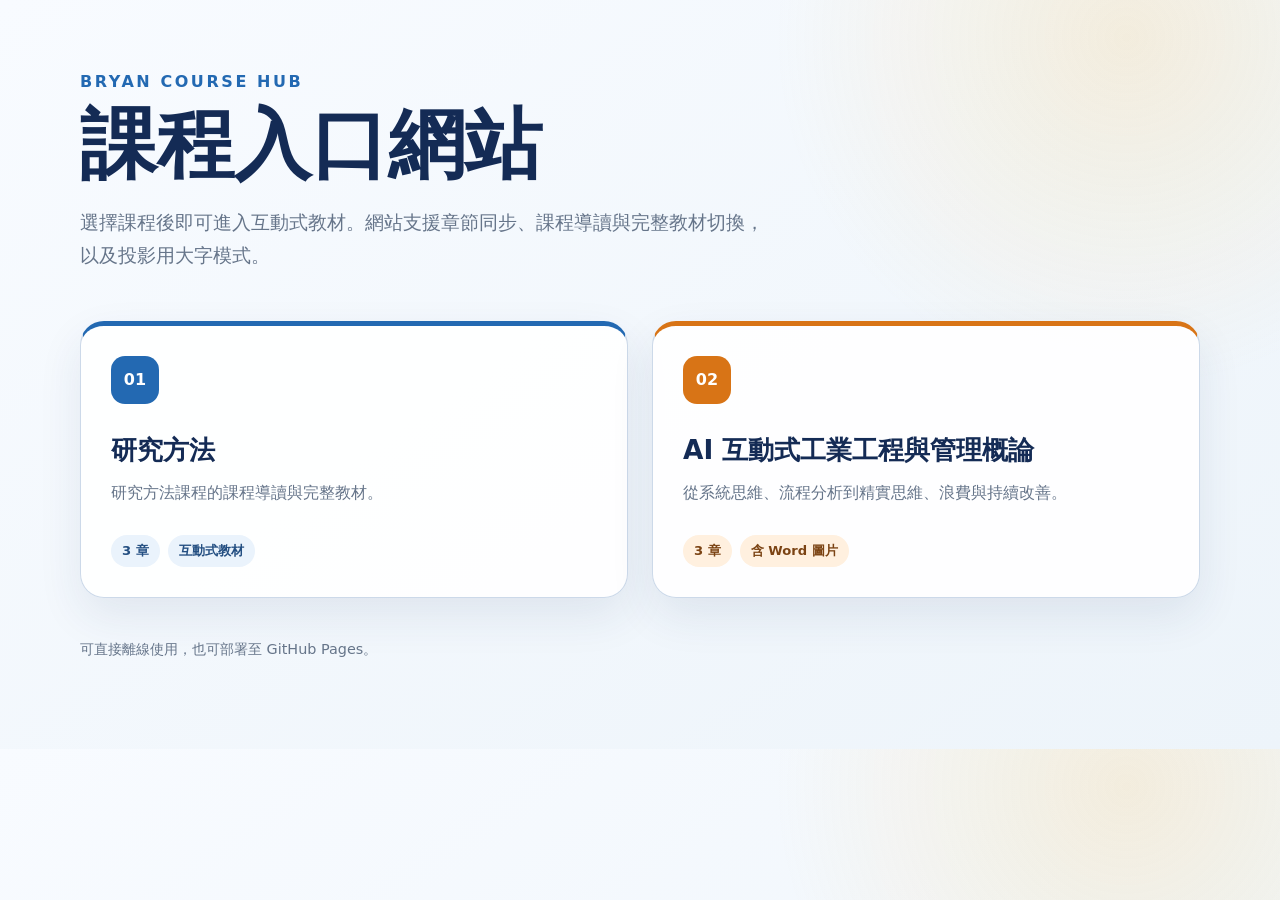
<file: index.html>
<!doctype html>
<html lang="zh-Hant">
<head>
  <meta charset="utf-8">
  <meta name="viewport" content="width=device-width, initial-scale=1">
  <meta name="description" content="BRYAN 課程入口網站">
  <title>BRYAN 課程入口網站</title>
  <style>
    :root{--ink:#142b55;--muted:#66758a;--blue:#2369b2;--green:#2f8a57;--orange:#d87416;--purple:#7147a8;--soft:#eaf3fc;--line:#ccd9e9}*{box-sizing:border-box}body{margin:0;color:var(--ink);background:radial-gradient(circle at 88% 5%,rgba(244,181,62,.16),transparent 22rem),linear-gradient(145deg,#f8fbff,#edf4fa);font-family:"Microsoft JhengHei",system-ui,sans-serif}main{width:min(1120px,calc(100% - 36px));margin:auto;padding:72px 0 90px}.eyebrow{color:var(--blue);font-weight:900;letter-spacing:.16em}.intro h1{max-width:800px;margin:12px 0;font-size:clamp(2.4rem,6vw,4.8rem);line-height:1.1}.intro p{max-width:700px;color:var(--muted);font-size:1.16rem;line-height:1.8}.grid{display:grid;grid-template-columns:repeat(auto-fit,minmax(290px,1fr));gap:24px;margin-top:48px}.card{display:flex;min-height:270px;flex-direction:column;padding:30px;border:1px solid var(--line);border-top:5px solid var(--blue);border-radius:24px;color:inherit;background:rgba(255,255,255,.94);box-shadow:0 18px 45px rgba(30,57,98,.09);text-decoration:none;transition:.2s}.card:nth-child(2){border-top-color:var(--orange)}.card:hover{transform:translateY(-5px);border-color:#91add0;box-shadow:0 24px 55px rgba(30,57,98,.15)}.number{display:grid;width:48px;height:48px;place-items:center;border-radius:14px;color:white;background:var(--blue);font-weight:900}.card:nth-child(2) .number{background:var(--orange)}.card h2{margin:28px 0 12px;font-size:1.65rem;line-height:1.35}.card p{margin:0;color:var(--muted);line-height:1.7}.meta{display:flex;gap:8px;margin-top:auto;padding-top:28px}.tag{padding:7px 11px;border-radius:999px;color:#244f82;background:var(--soft);font-size:.82rem;font-weight:800}.card:nth-child(2) .tag{color:#7b4313;background:#fff0df}footer{margin-top:42px;color:var(--muted);font-size:.9rem}@media(max-width:600px){main{padding-top:42px}.intro h1{font-size:2.55rem}}
  </style>
</head>
<body><main><header class="intro"><div class="eyebrow">BRYAN COURSE HUB</div><h1>課程入口網站</h1><p>選擇課程後即可進入互動式教材。網站支援章節同步、課程導讀與完整教材切換，以及投影用大字模式。</p></header><section class="grid">
  <a class="card" href="courses/research-methods/index.html"><span class="number">01</span><h2>研究方法</h2><p>研究方法課程的課程導讀與完整教材。</p><div class="meta"><span class="tag">3 章</span><span class="tag">互動式教材</span></div></a>
  <a class="card" href="courses/industrial-engineering/index.html"><span class="number">02</span><h2>AI 互動式工業工程與管理概論</h2><p>從系統思維、流程分析到精實思維、浪費與持續改善。</p><div class="meta"><span class="tag">3 章</span><span class="tag">含 Word 圖片</span></div></a>
  </section><footer>可直接離線使用，也可部署至 GitHub Pages。</footer></main></body></html>
</file>
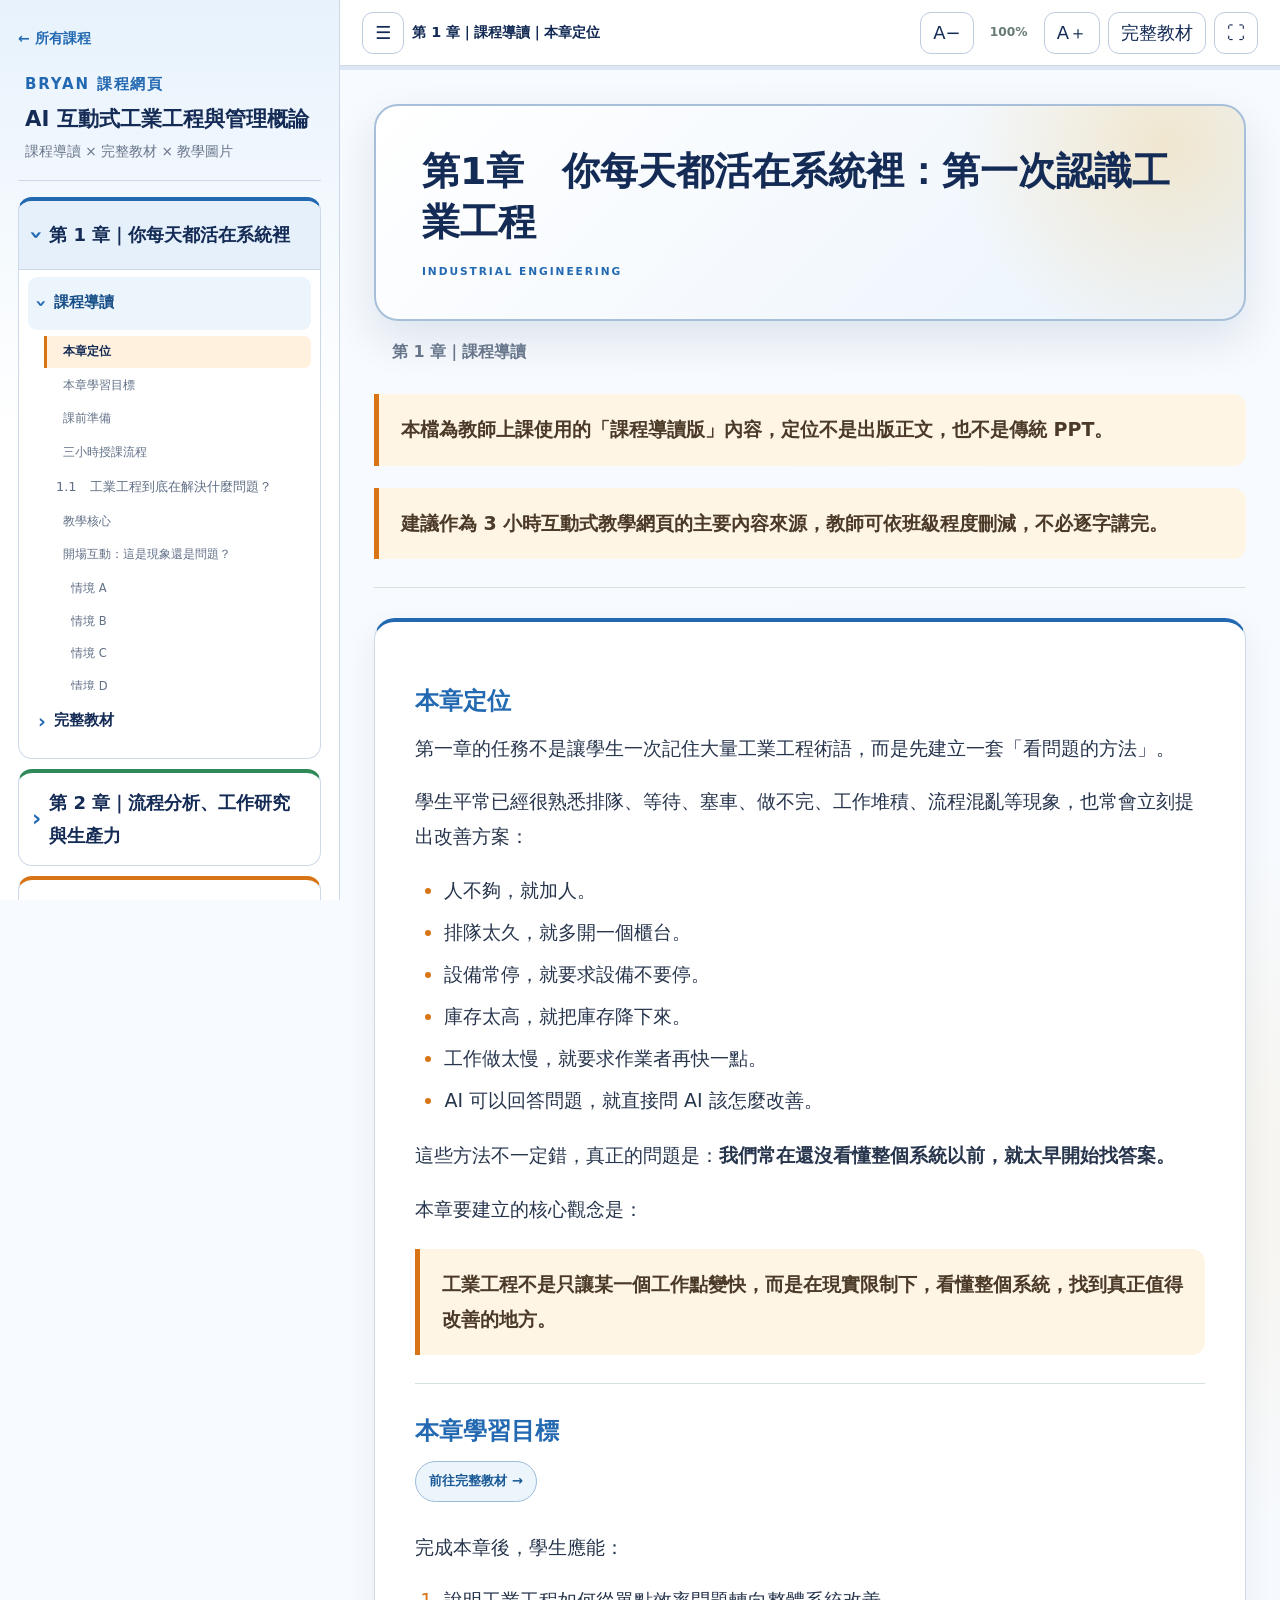
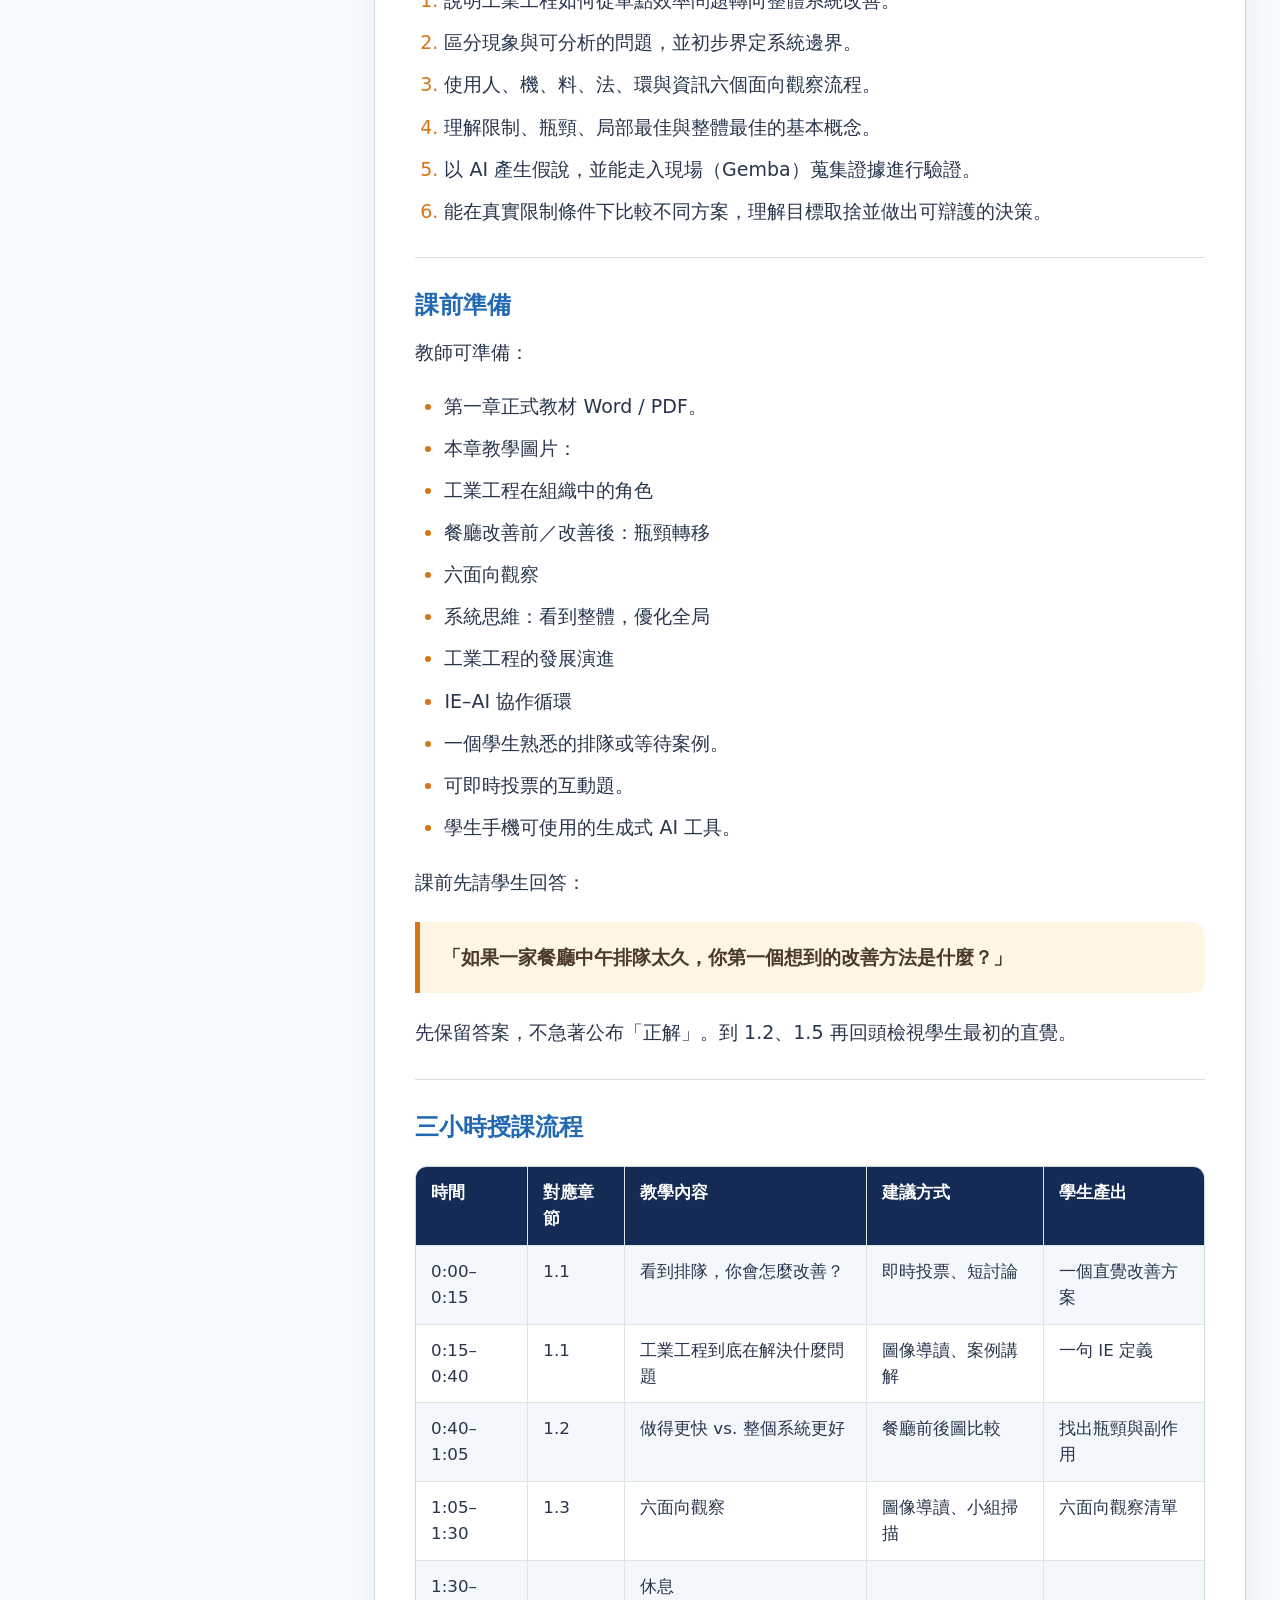
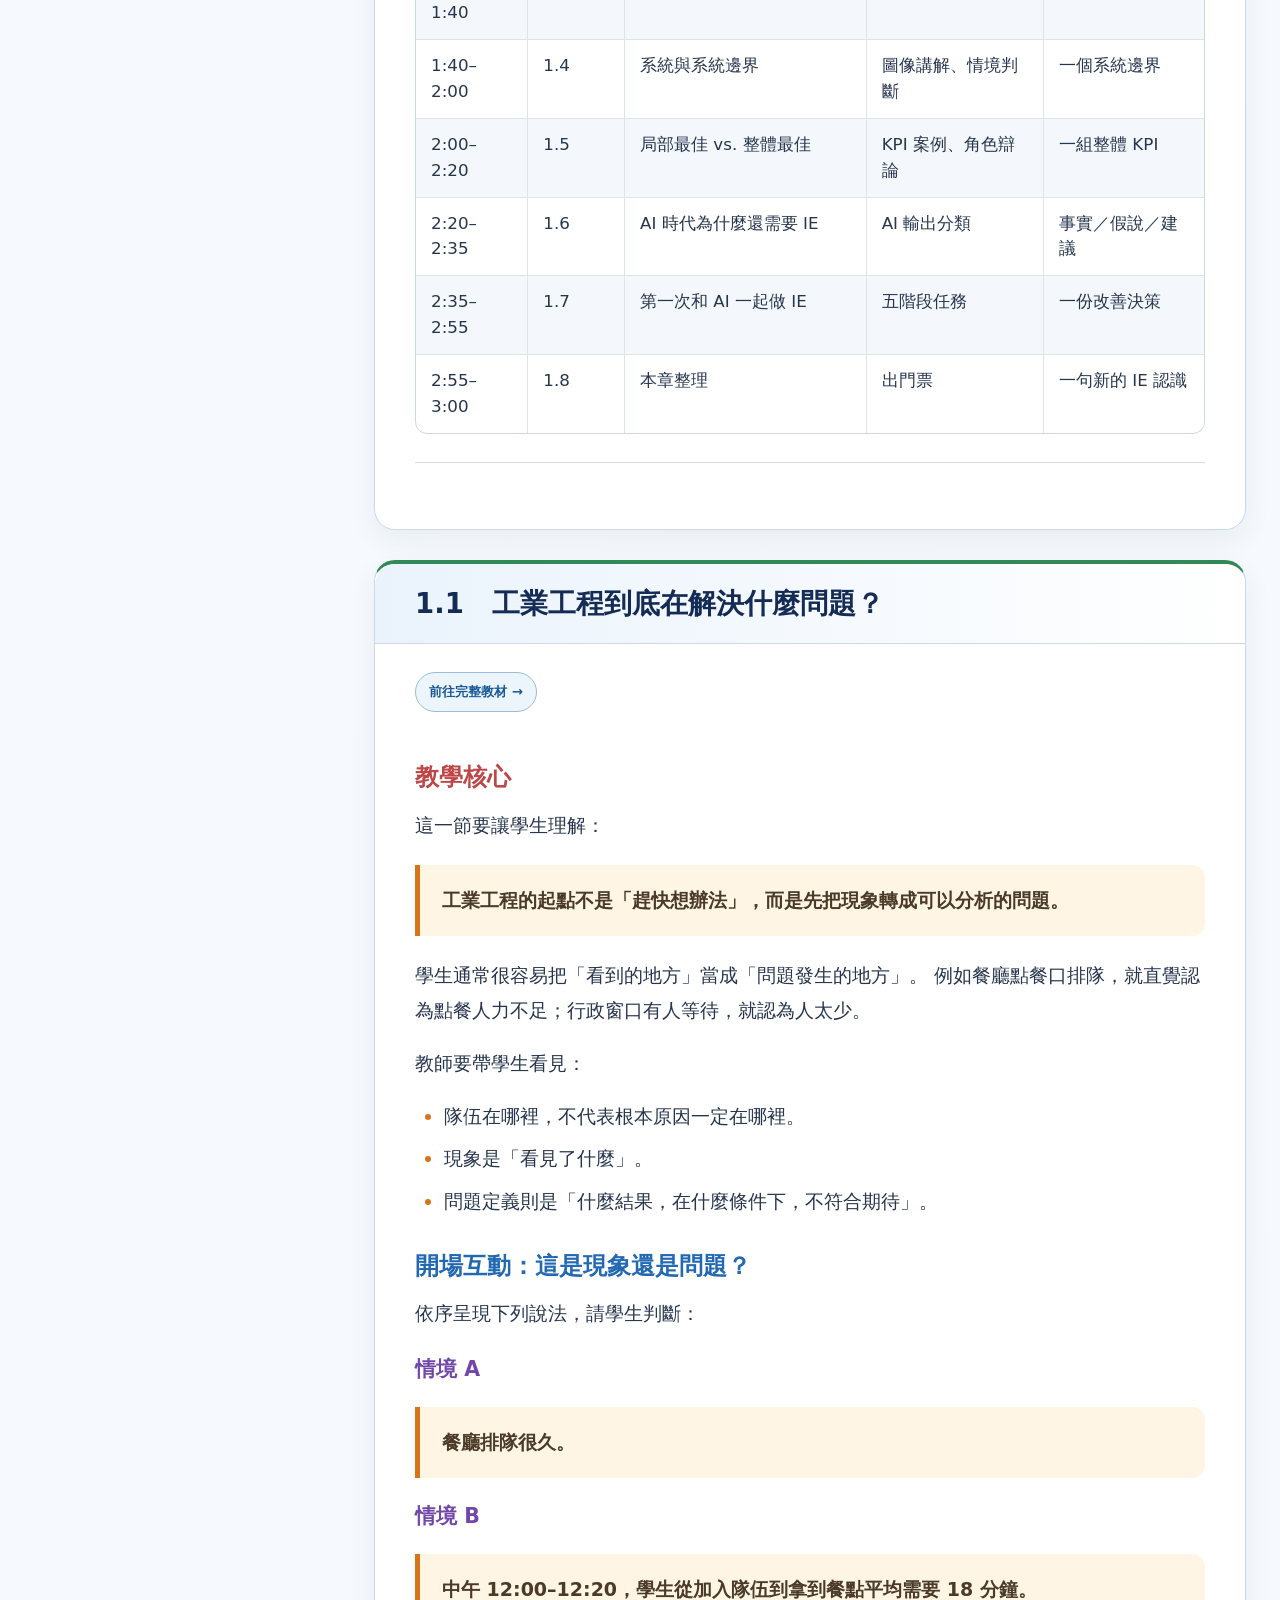
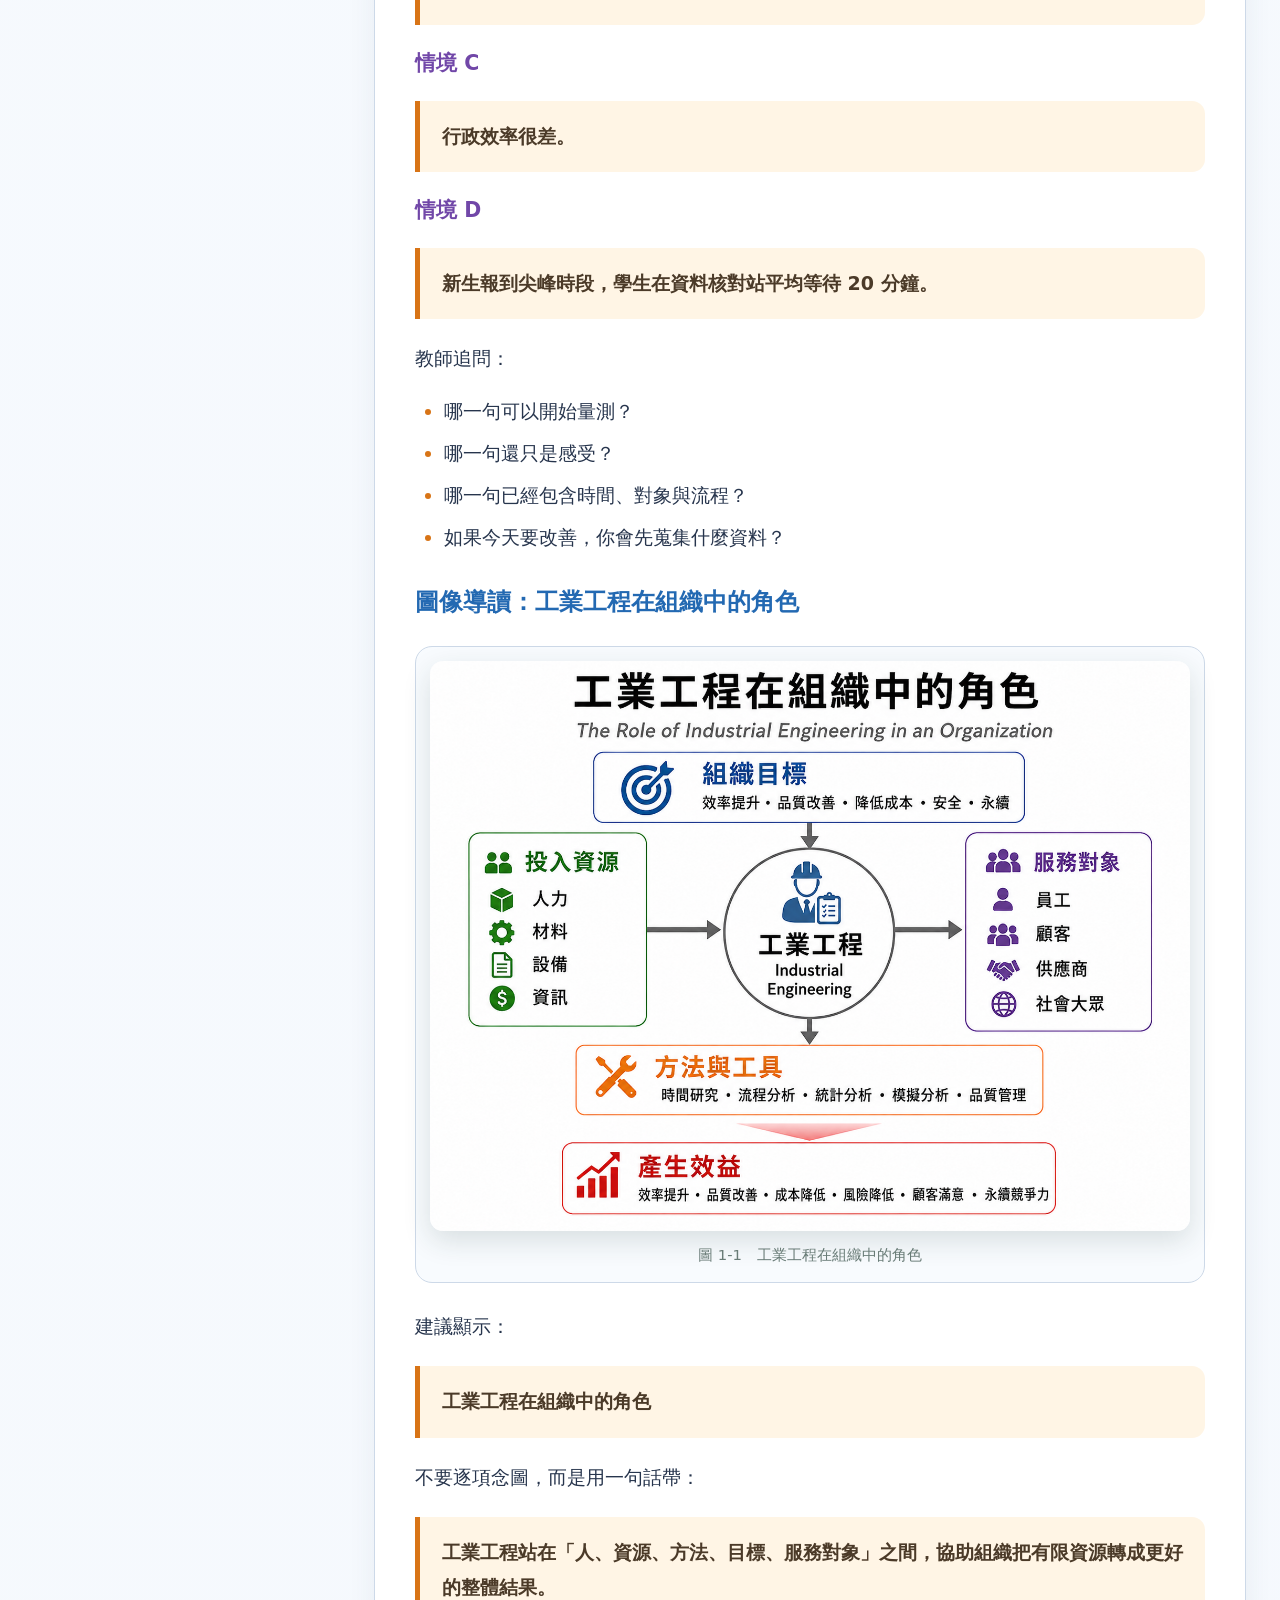
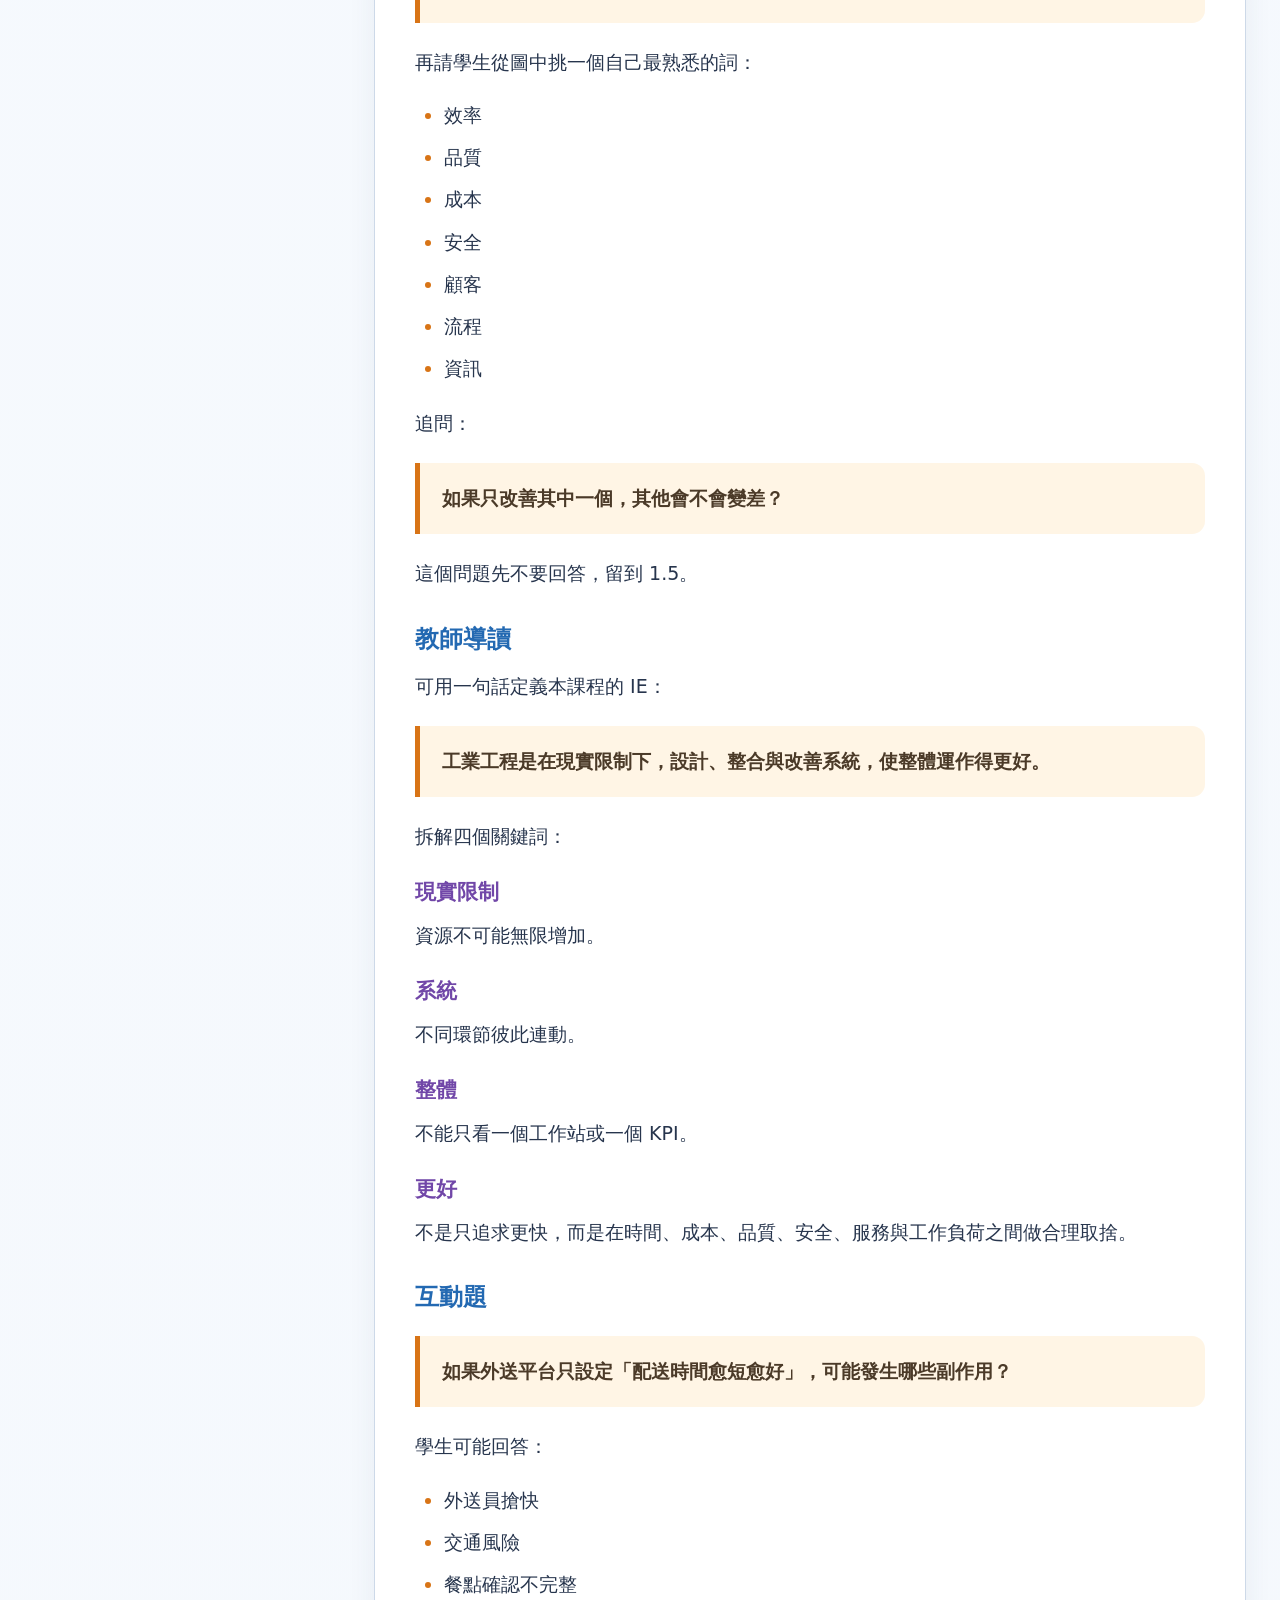
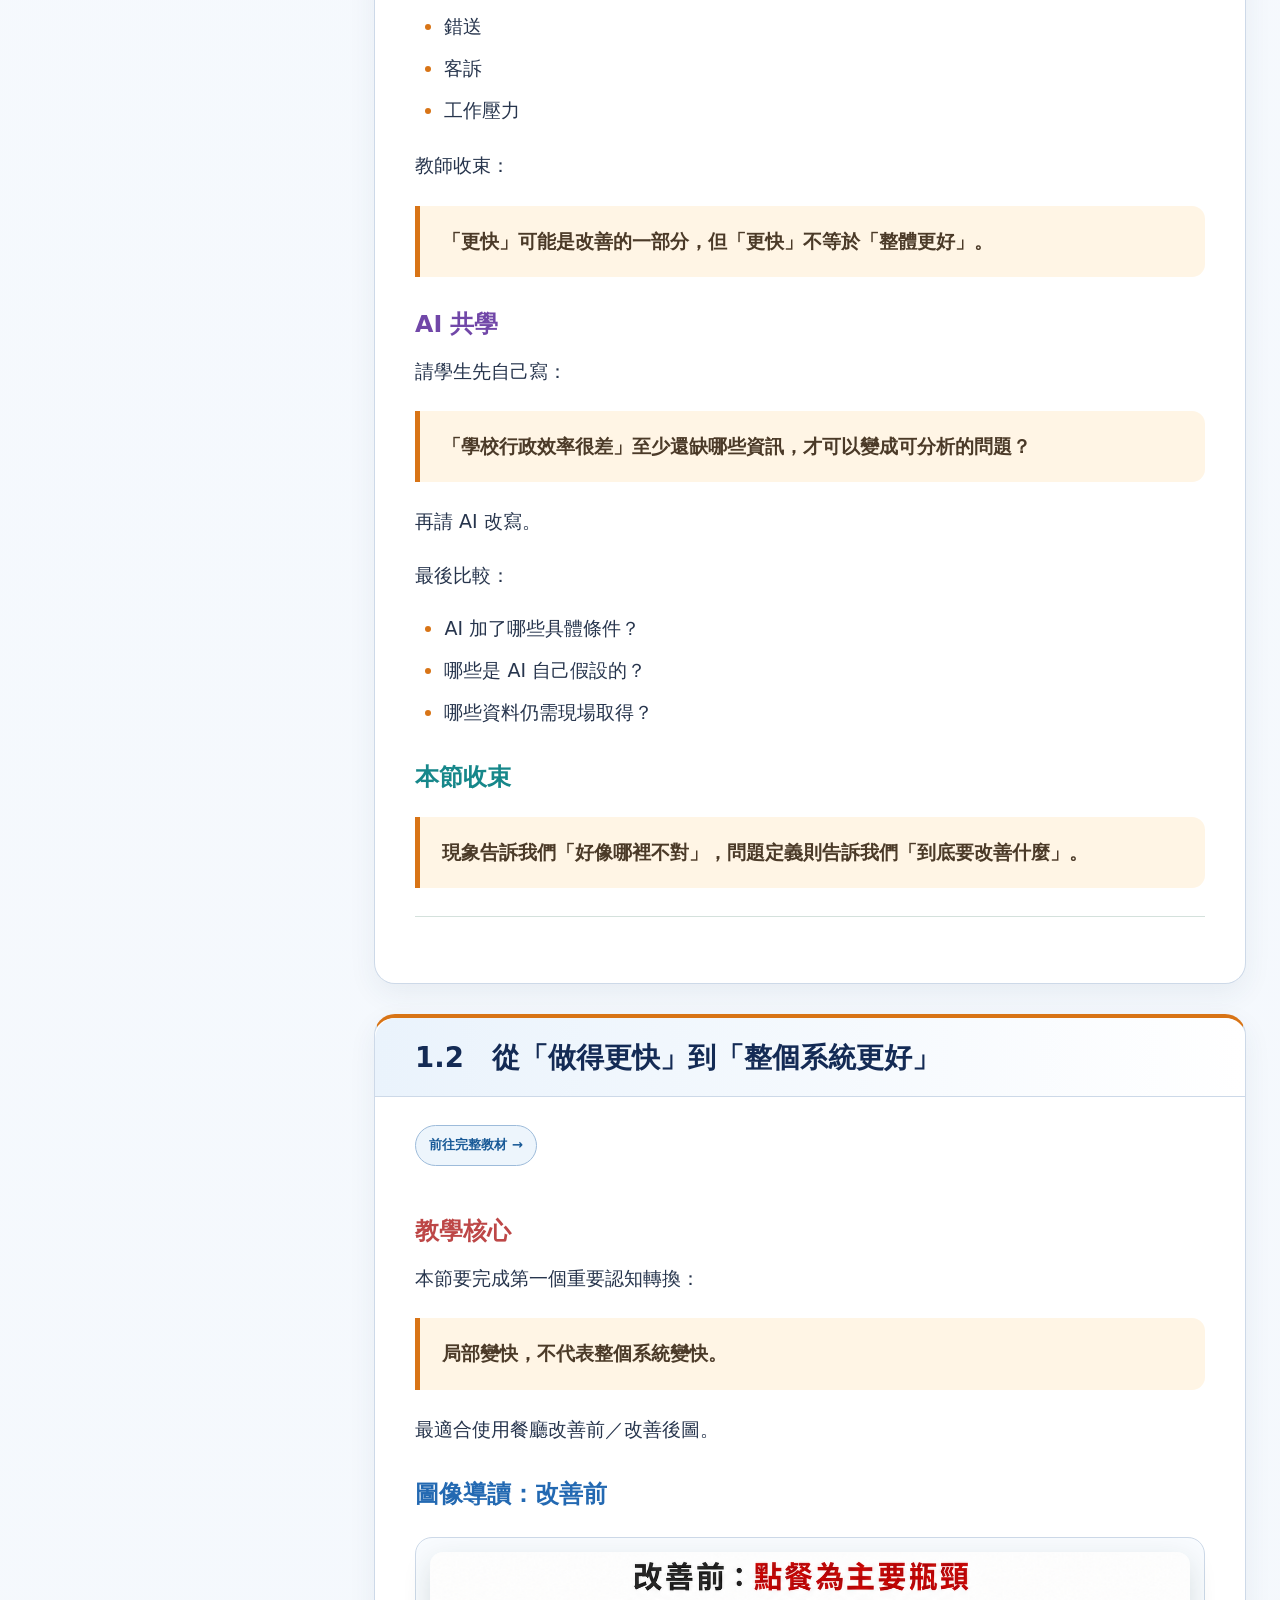
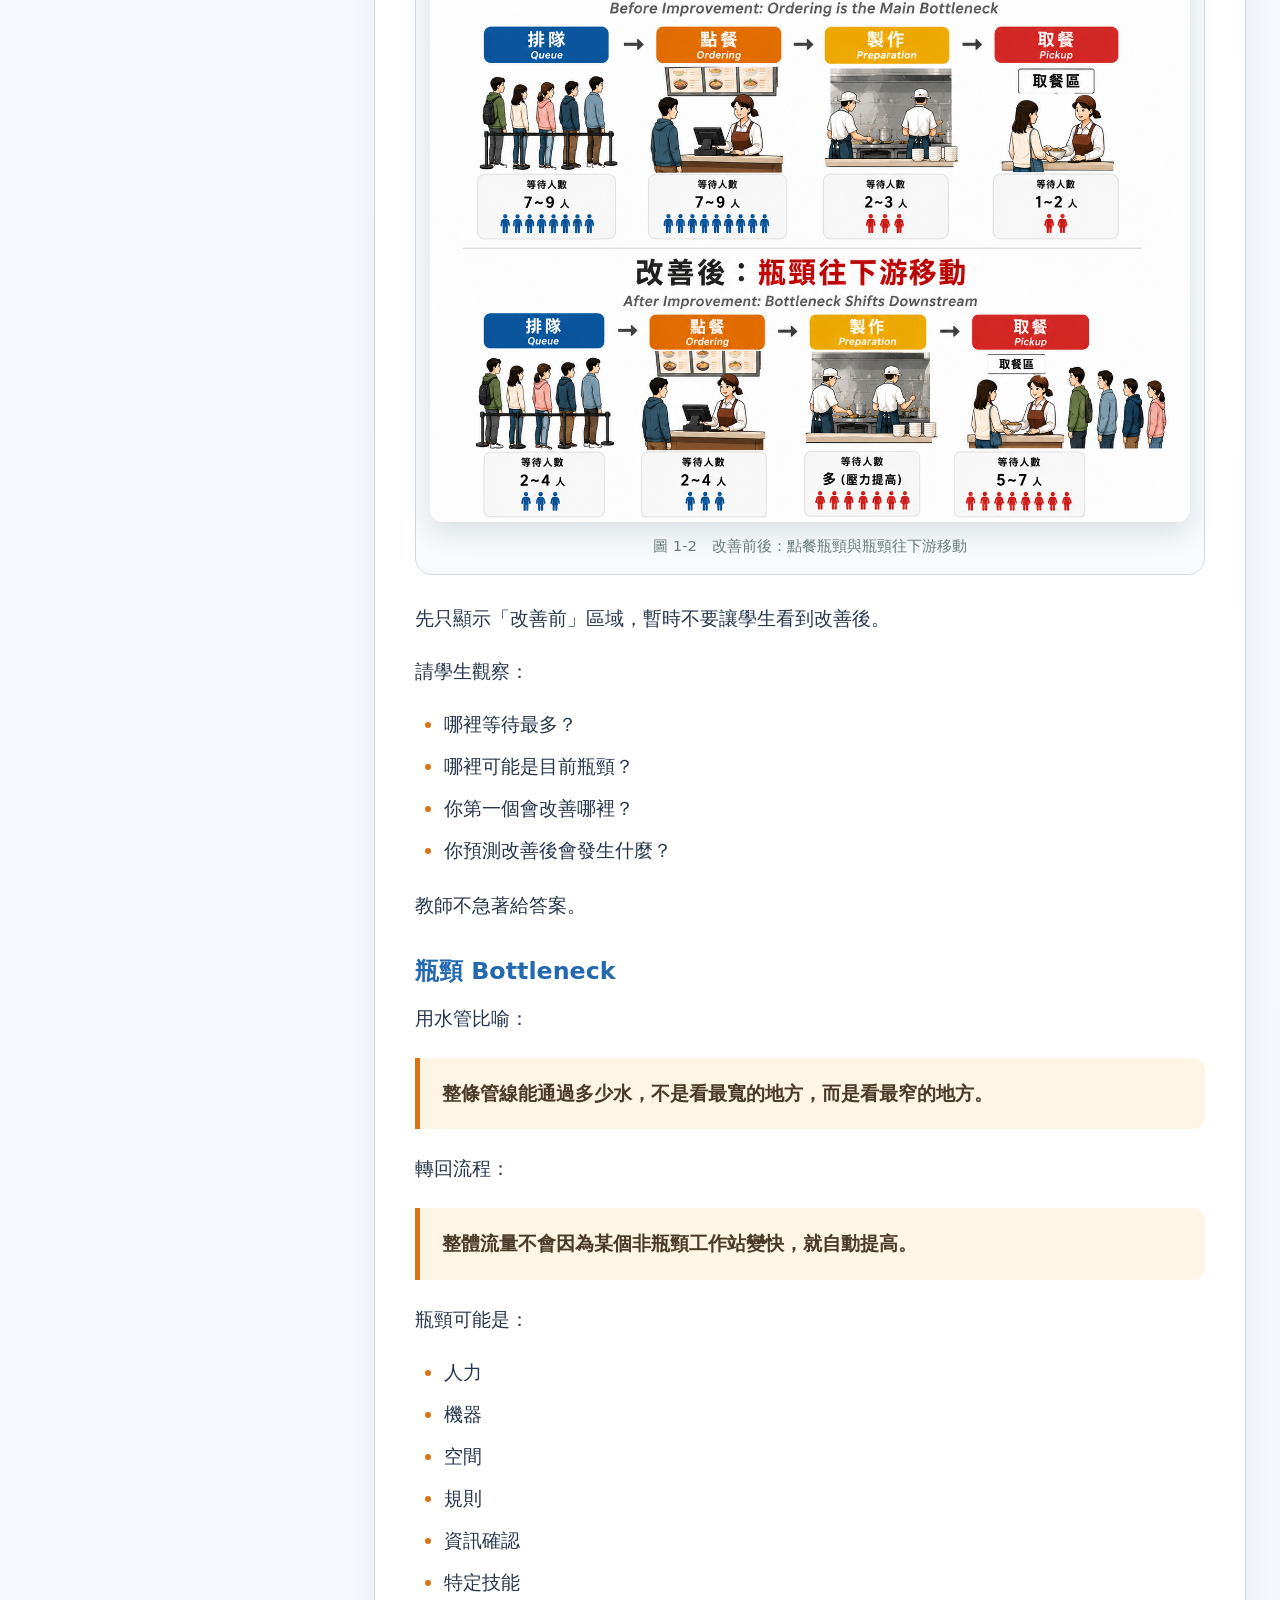
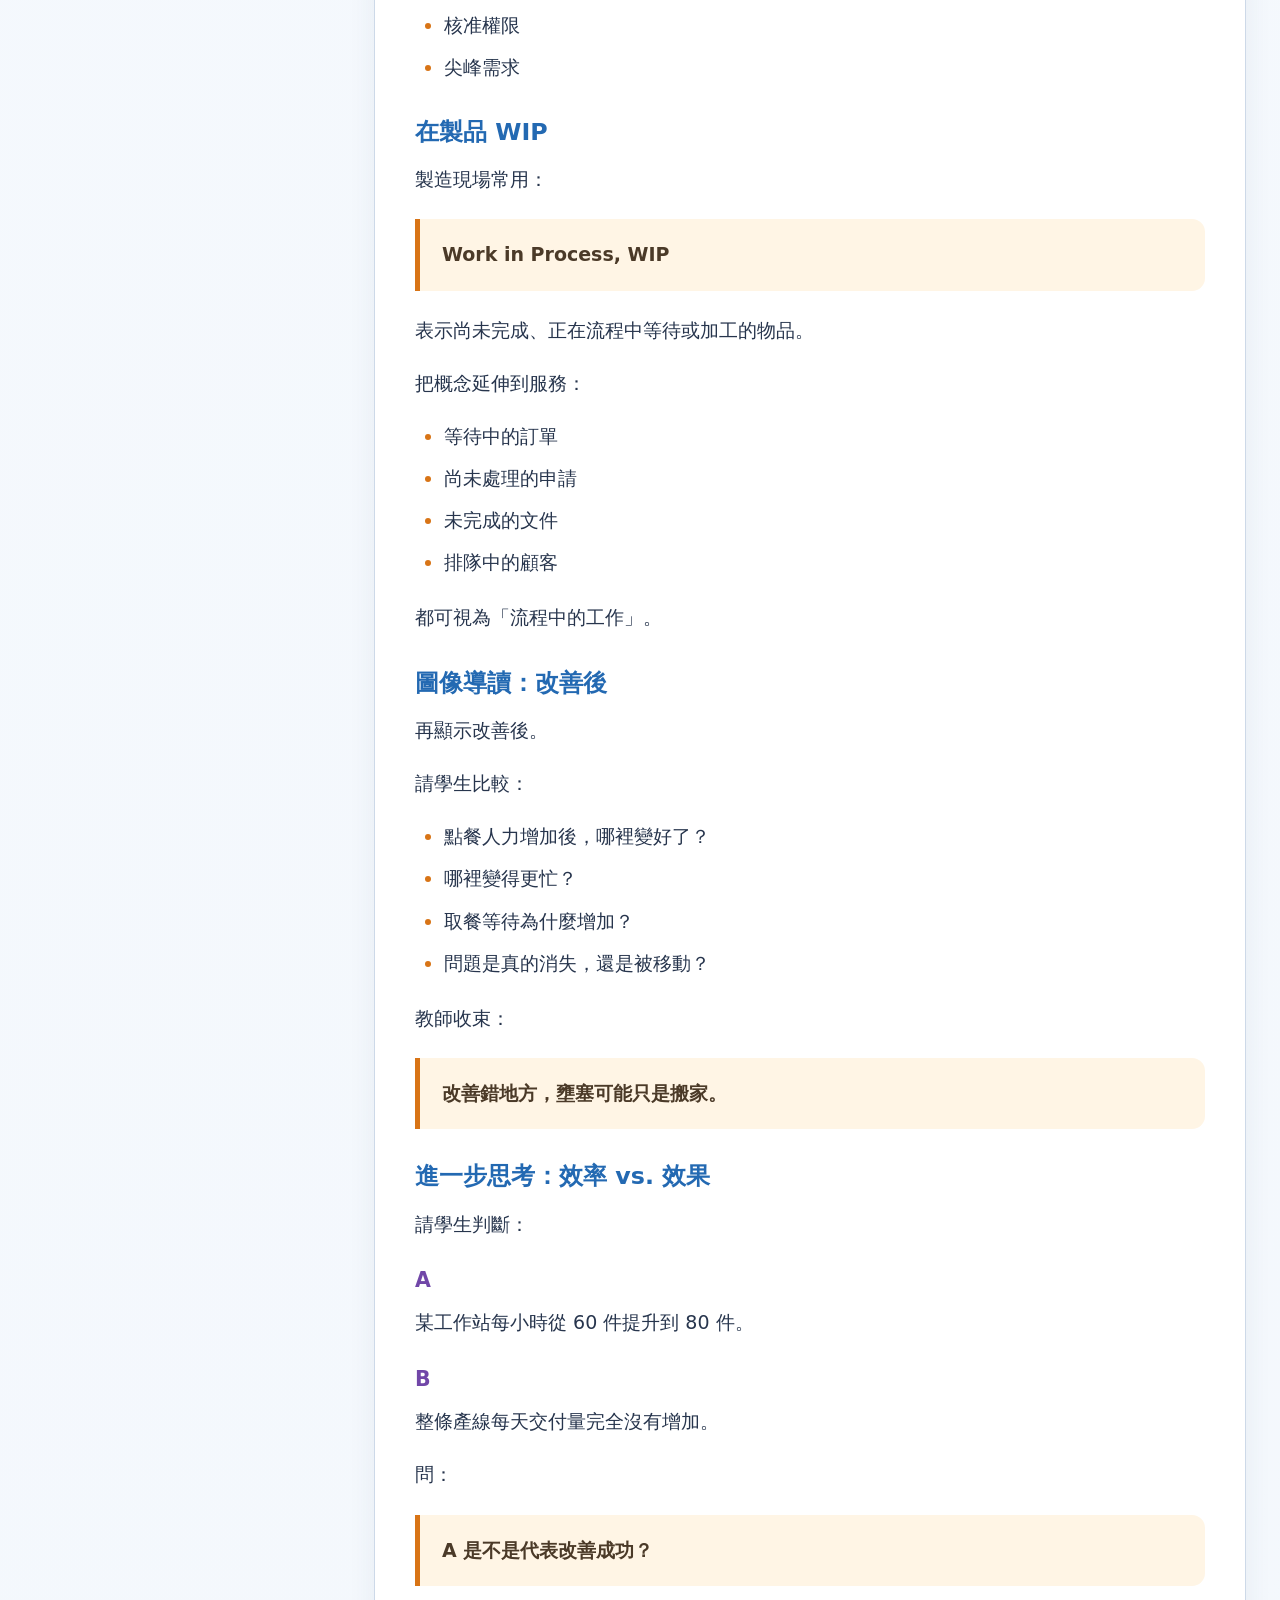
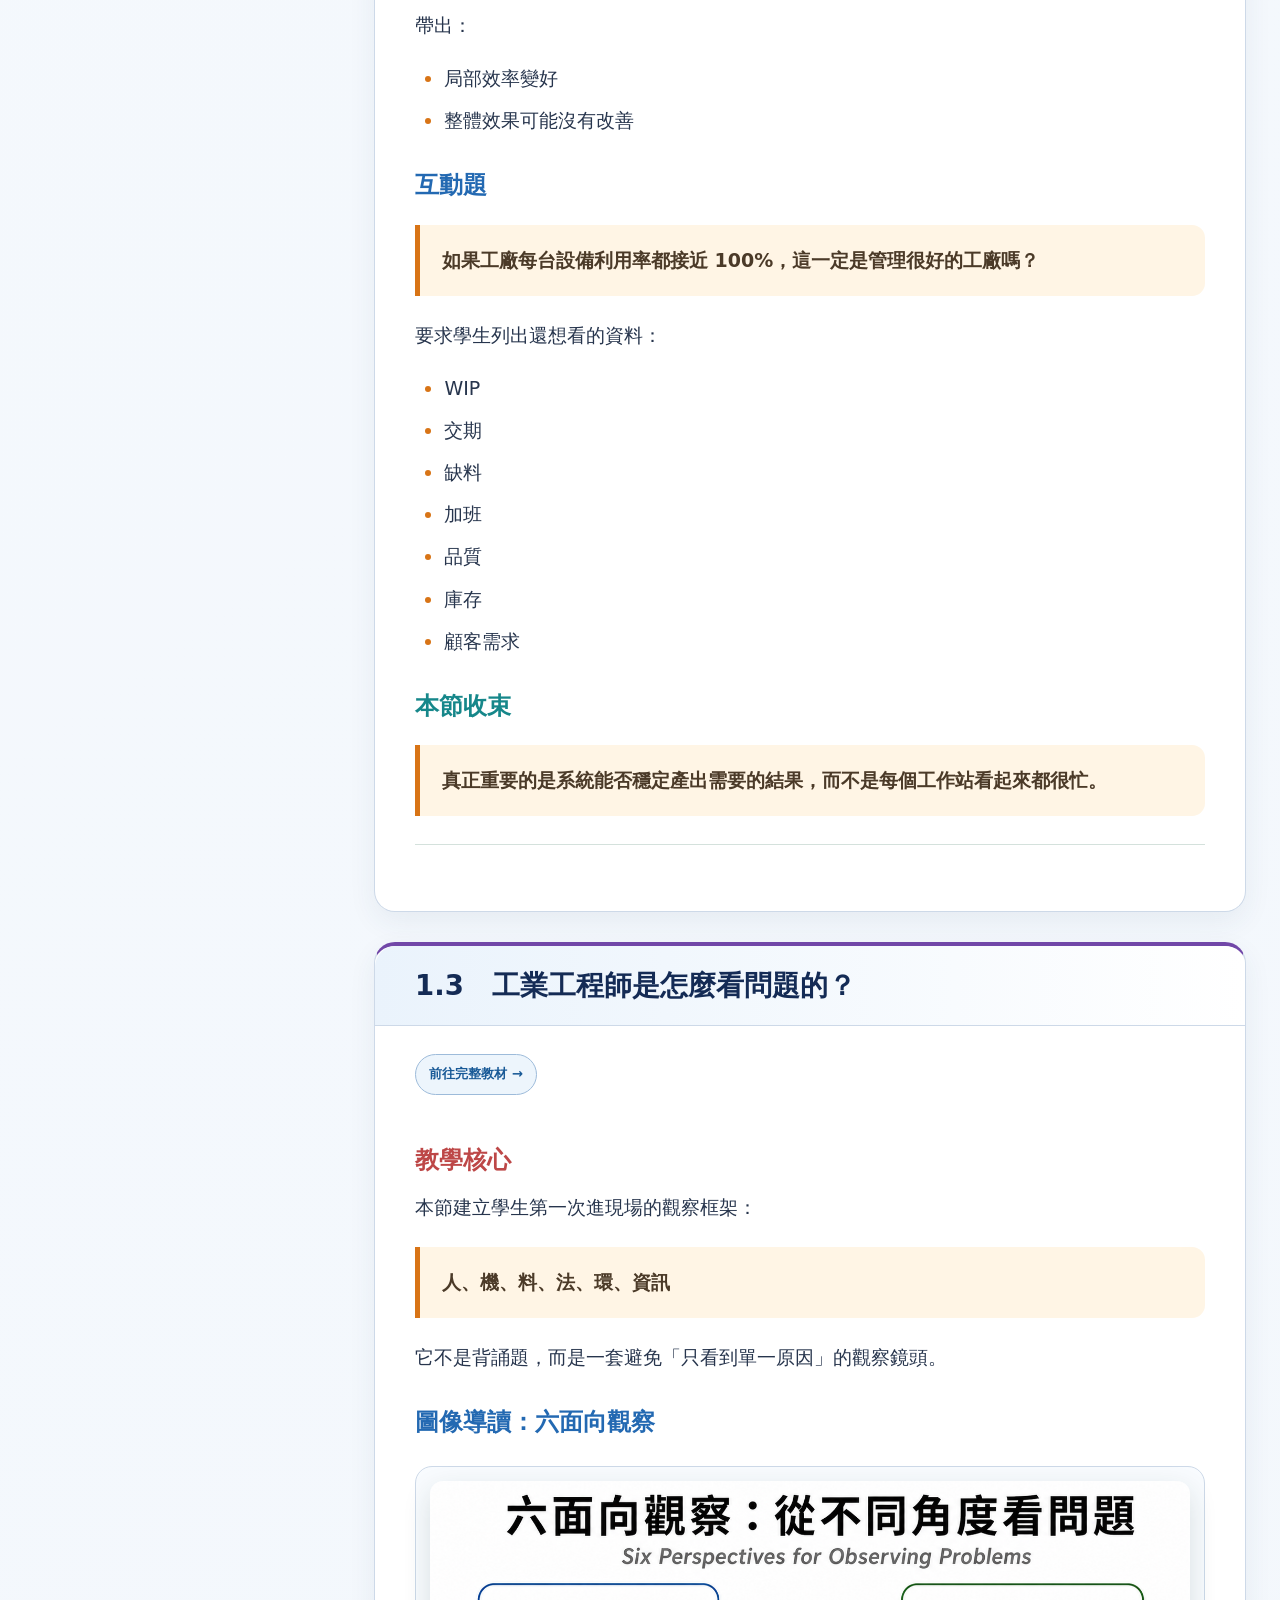
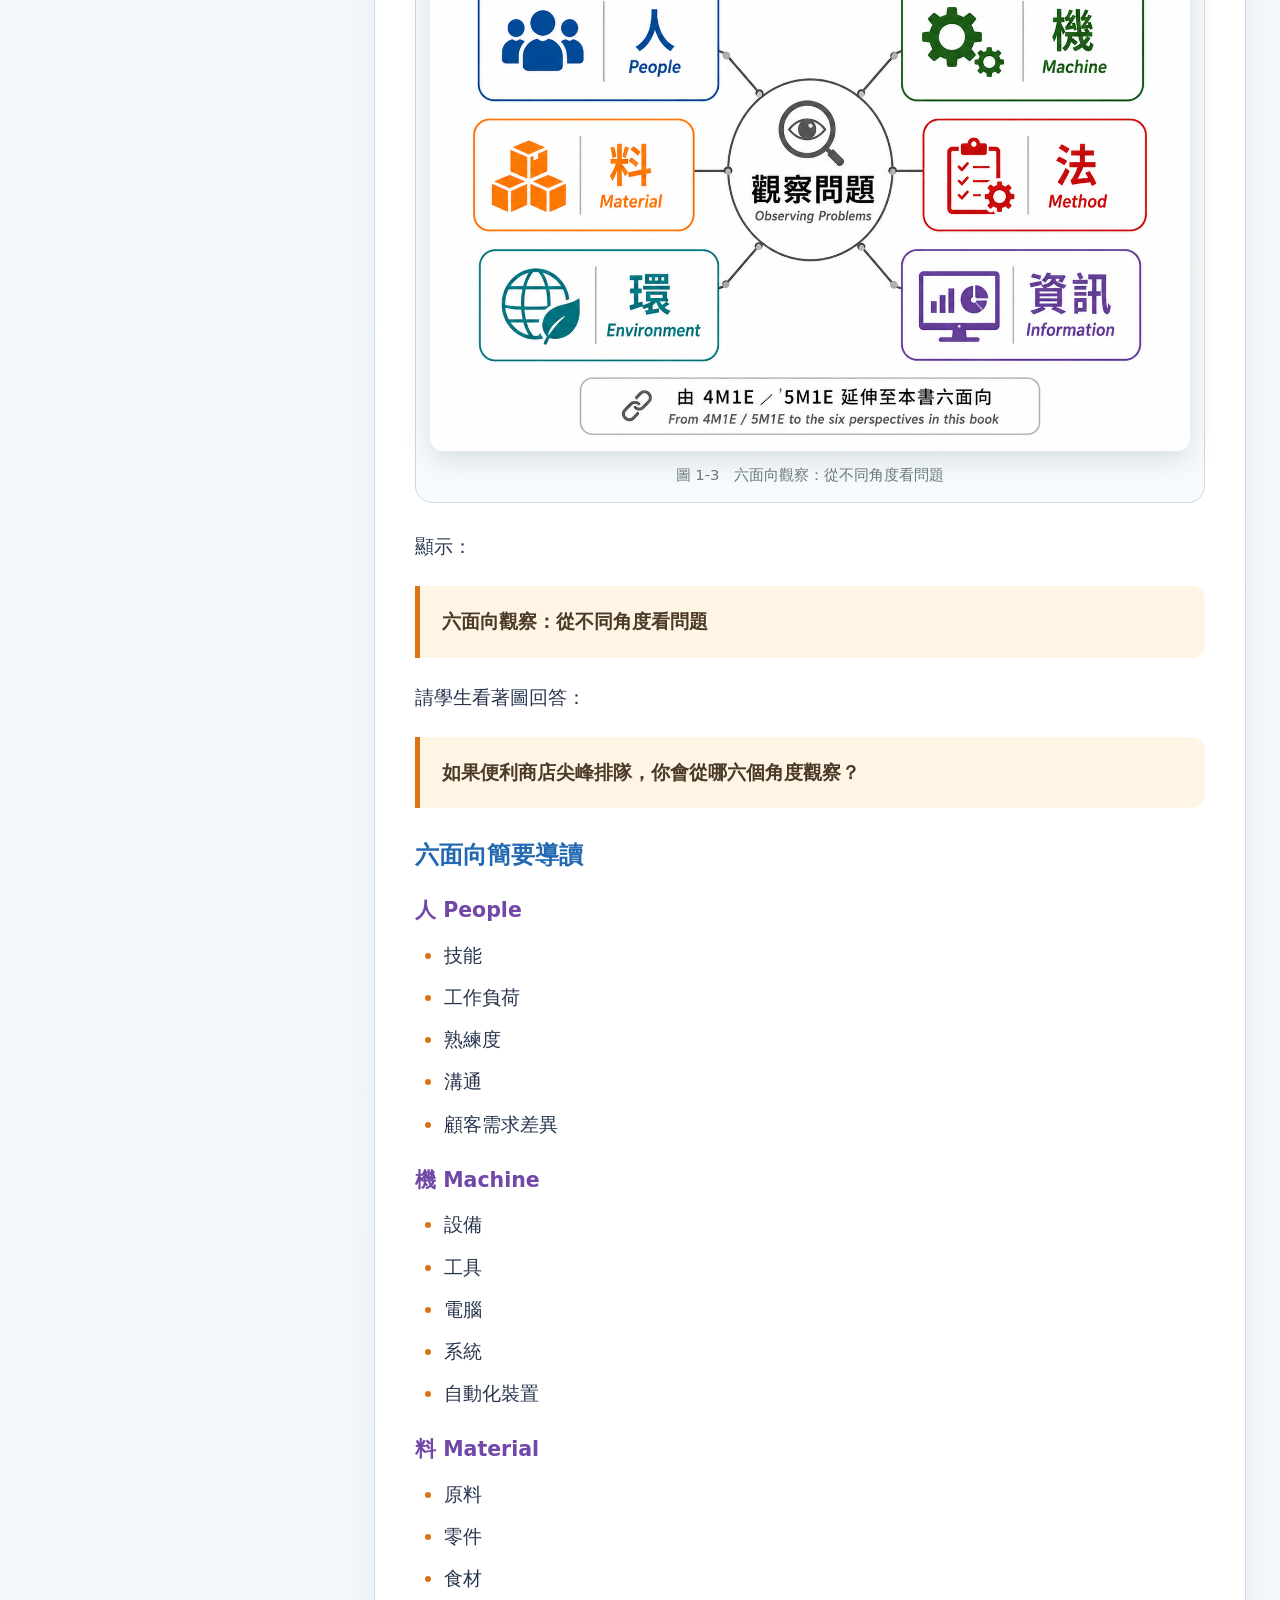
<file: courses/industrial-engineering/index.html>
<!doctype html>
<html lang="zh-Hant">
<head>
  <meta charset="utf-8">
  <meta name="viewport" content="width=device-width, initial-scale=1">
  <meta name="description" content="AI 互動式工業工程與管理概論課程網頁">
  <title>AI 互動式工業工程與管理概論</title>
  <link rel="stylesheet" href="../../assets/course.css">
  <link rel="stylesheet" href="../../assets/theme.css">
</head>
<body data-storage-prefix="industrial-engineering">
  <aside class="sidebar" id="sidebar">
    <a class="course-home" href="../../index.html">← 所有課程</a>
    <div class="brand"><small>BRYAN 課程網頁</small><h1>AI 互動式工業工程與管理概論</h1><p>課程導讀 × 完整教材 × 教學圖片</p></div>
    <nav class="course-tree" aria-label="課程目錄">
      
      <section class="tree-chapter">
        <button class="tree-toggle chapter-toggle" type="button" data-chapter="1" aria-expanded="false" aria-controls="chapter-1-resources">第 1 章｜你每天都活在系統裡</button>
        <div class="tree-children" id="chapter-1-resources">
          <div class="resource-group">
            <button class="tree-toggle resource-toggle" type="button" data-chapter="1" data-view="guide" aria-expanded="false" aria-controls="ch1-guide-toc">課程導讀</button>
            <div class="resource-panel" id="ch1-guide-toc"><nav class="toc" data-toc-chapter="1" data-toc-view="guide"></nav></div>
          </div>
          <div class="resource-group">
            <button class="tree-toggle resource-toggle" type="button" data-chapter="1" data-view="full" aria-expanded="false" aria-controls="ch1-full-toc">完整教材</button>
            <div class="resource-panel" id="ch1-full-toc"><nav class="toc" data-toc-chapter="1" data-toc-view="full"></nav></div>
          </div>
        </div>
      </section>
      
      <section class="tree-chapter">
        <button class="tree-toggle chapter-toggle" type="button" data-chapter="2" aria-expanded="false" aria-controls="chapter-2-resources">第 2 章｜流程分析、工作研究與生產力</button>
        <div class="tree-children" id="chapter-2-resources">
          <div class="resource-group">
            <button class="tree-toggle resource-toggle" type="button" data-chapter="2" data-view="guide" aria-expanded="false" aria-controls="ch2-guide-toc">課程導讀</button>
            <div class="resource-panel" id="ch2-guide-toc"><nav class="toc" data-toc-chapter="2" data-toc-view="guide"></nav></div>
          </div>
          <div class="resource-group">
            <button class="tree-toggle resource-toggle" type="button" data-chapter="2" data-view="full" aria-expanded="false" aria-controls="ch2-full-toc">完整教材</button>
            <div class="resource-panel" id="ch2-full-toc"><nav class="toc" data-toc-chapter="2" data-toc-view="full"></nav></div>
          </div>
        </div>
      </section>

      <section class="tree-chapter">
        <button class="tree-toggle chapter-toggle" type="button" data-chapter="3" aria-expanded="false" aria-controls="chapter-3-resources">第 3 章｜精實思維、浪費與持續改善</button>
        <div class="tree-children" id="chapter-3-resources">
          <div class="resource-group">
            <button class="tree-toggle resource-toggle" type="button" data-chapter="3" data-view="guide" aria-expanded="false" aria-controls="ch3-guide-toc">課程導讀</button>
            <div class="resource-panel" id="ch3-guide-toc"><nav class="toc" data-toc-chapter="3" data-toc-view="guide"></nav></div>
          </div>
          <div class="resource-group">
            <button class="tree-toggle resource-toggle" type="button" data-chapter="3" data-view="full" aria-expanded="false" aria-controls="ch3-full-toc">完整教材</button>
            <div class="resource-panel" id="ch3-full-toc"><nav class="toc" data-toc-chapter="3" data-toc-view="full"></nav></div>
          </div>
        </div>
      </section>
    </nav>
  </aside>
  <div class="backdrop" id="backdrop"></div>
  <header class="topbar">
    <div class="topbar-left"><button class="tool-button" id="menu-button" type="button" aria-label="收合或展開選單" aria-expanded="false">☰</button><span class="section-indicator" id="section-indicator"></span></div>
    <div class="topbar-actions">
      <button class="tool-button" id="font-down" type="button" aria-label="縮小字體">A−</button><span class="font-value" id="font-value">100%</span><button class="tool-button" id="font-up" type="button" aria-label="放大字體">A＋</button>
      <button class="tool-button" id="content-toggle" type="button">完整教材</button><button class="tool-button" id="fullscreen" type="button" aria-label="全螢幕">⛶</button>
    </div>
  </header>
  <div class="progress-track"><div class="progress-bar" id="progress-bar"></div></div>
  <main class="main"><div class="content-shell"><article class="content-page" data-chapter="1" data-view="guide">
<h1 class="hero">第1章　你每天都活在系統裡：第一次認識工業工程</h1>
<p class="part-label">第 1 章｜課程導讀</p>
<blockquote>本檔為教師上課使用的「課程導讀版」內容，定位不是出版正文，也不是傳統 PPT。</blockquote>
<blockquote>建議作為 3 小時互動式教學網頁的主要內容來源，教師可依班級程度刪減，不必逐字講完。</blockquote>
<hr>
<section class="lesson-section">
<h3 id="ie-ch01-guide-1" data-nav-heading data-depth="2">本章定位</h3>
<p>第一章的任務不是讓學生一次記住大量工業工程術語，而是先建立一套「看問題的方法」。</p>
<p>學生平常已經很熟悉排隊、等待、塞車、做不完、工作堆積、流程混亂等現象，也常會立刻提出改善方案：</p>
<ul>
<li>人不夠，就加人。</li>
<li>排隊太久，就多開一個櫃台。</li>
<li>設備常停，就要求設備不要停。</li>
<li>庫存太高，就把庫存降下來。</li>
<li>工作做太慢，就要求作業者再快一點。</li>
<li>AI 可以回答問題，就直接問 AI 該怎麼改善。</li>
</ul>
<p>這些方法不一定錯，真正的問題是：<strong>我們常在還沒看懂整個系統以前，就太早開始找答案。</strong></p>
<p>本章要建立的核心觀念是：</p>
<blockquote>工業工程不是只讓某一個工作點變快，而是在現實限制下，看懂整個系統，找到真正值得改善的地方。</blockquote>
<hr>
<h3 id="ie-ch01-guide-2" data-nav-heading data-depth="2">本章學習目標</h3>
<p>完成本章後，學生應能：</p>
<ol>
<li>說明工業工程如何從單點效率問題轉向整體系統改善。</li>
<li>區分現象與可分析的問題，並初步界定系統邊界。</li>
<li>使用人、機、料、法、環與資訊六個面向觀察流程。</li>
<li>理解限制、瓶頸、局部最佳與整體最佳的基本概念。</li>
<li>以 AI 產生假說，並能走入現場（Gemba）蒐集證據進行驗證。</li>
<li>能在真實限制條件下比較不同方案，理解目標取捨並做出可辯護的決策。</li>
</ol>
<hr>
<h3 id="ie-ch01-guide-3" data-nav-heading data-depth="2">課前準備</h3>
<p>教師可準備：</p>
<ul>
<li>第一章正式教材 Word / PDF。</li>
<li>本章教學圖片：</li>
<li>工業工程在組織中的角色</li>
<li>餐廳改善前／改善後：瓶頸轉移</li>
<li>六面向觀察</li>
<li>系統思維：看到整體，優化全局</li>
<li>工業工程的發展演進</li>
<li>IE–AI 協作循環</li>
<li>一個學生熟悉的排隊或等待案例。</li>
<li>可即時投票的互動題。</li>
<li>學生手機可使用的生成式 AI 工具。</li>
</ul>
<p>課前先請學生回答：</p>
<blockquote>「如果一家餐廳中午排隊太久，你第一個想到的改善方法是什麼？」</blockquote>
<p>先保留答案，不急著公布「正解」。到 1.2、1.5 再回頭檢視學生最初的直覺。</p>
<hr>
<h3 id="ie-ch01-guide-4" data-nav-heading data-depth="2">三小時授課流程</h3>
<div class="table-wrap"><table><tbody><tr><th>時間</th><th>對應章節</th><th>教學內容</th><th>建議方式</th><th>學生產出</th></tr><tr><td>0:00–0:15</td><td>1.1</td><td>看到排隊，你會怎麼改善？</td><td>即時投票、短討論</td><td>一個直覺改善方案</td></tr><tr><td>0:15–0:40</td><td>1.1</td><td>工業工程到底在解決什麼問題</td><td>圖像導讀、案例講解</td><td>一句 IE 定義</td></tr><tr><td>0:40–1:05</td><td>1.2</td><td>做得更快 vs. 整個系統更好</td><td>餐廳前後圖比較</td><td>找出瓶頸與副作用</td></tr><tr><td>1:05–1:30</td><td>1.3</td><td>六面向觀察</td><td>圖像導讀、小組掃描</td><td>六面向觀察清單</td></tr><tr><td>1:30–1:40</td><td></td><td>休息</td><td></td><td></td></tr><tr><td>1:40–2:00</td><td>1.4</td><td>系統與系統邊界</td><td>圖像講解、情境判斷</td><td>一個系統邊界</td></tr><tr><td>2:00–2:20</td><td>1.5</td><td>局部最佳 vs. 整體最佳</td><td>KPI 案例、角色辯論</td><td>一組整體 KPI</td></tr><tr><td>2:20–2:35</td><td>1.6</td><td>AI 時代為什麼還需要 IE</td><td>AI 輸出分類</td><td>事實／假說／建議</td></tr><tr><td>2:35–2:55</td><td>1.7</td><td>第一次和 AI 一起做 IE</td><td>五階段任務</td><td>一份改善決策</td></tr><tr><td>2:55–3:00</td><td>1.8</td><td>本章整理</td><td>出門票</td><td>一句新的 IE 認識</td></tr></tbody></table></div>
<hr>
</section>
<section class="lesson-section">
<h2 id="ie-ch01-guide-5" data-nav-heading data-depth="1">1.1　工業工程到底在解決什麼問題？</h2>
<h3 class="prompt-heading prompt-teacher" id="ie-ch01-guide-6" data-nav-heading data-depth="2">教學核心</h3>
<p>這一節要讓學生理解：</p>
<blockquote>工業工程的起點不是「趕快想辦法」，而是先把現象轉成可以分析的問題。</blockquote>
<p>學生通常很容易把「看到的地方」當成「問題發生的地方」。 例如餐廳點餐口排隊，就直覺認為點餐人力不足；行政窗口有人等待，就認為人太少。</p>
<p>教師要帶學生看見：</p>
<ul>
<li>隊伍在哪裡，不代表根本原因一定在哪裡。</li>
<li>現象是「看見了什麼」。</li>
<li>問題定義則是「什麼結果，在什麼條件下，不符合期待」。</li>
</ul>
<h3 id="ie-ch01-guide-7" data-nav-heading data-depth="2">開場互動：這是現象還是問題？</h3>
<p>依序呈現下列說法，請學生判斷：</p>
<h4 id="ie-ch01-guide-8" data-nav-heading data-depth="3">情境 A</h4>
<blockquote>餐廳排隊很久。</blockquote>
<h4 id="ie-ch01-guide-9" data-nav-heading data-depth="3">情境 B</h4>
<blockquote>中午 12:00–12:20，學生從加入隊伍到拿到餐點平均需要 18 分鐘。</blockquote>
<h4 id="ie-ch01-guide-10" data-nav-heading data-depth="3">情境 C</h4>
<blockquote>行政效率很差。</blockquote>
<h4 id="ie-ch01-guide-11" data-nav-heading data-depth="3">情境 D</h4>
<blockquote>新生報到尖峰時段，學生在資料核對站平均等待 20 分鐘。</blockquote>
<p>教師追問：</p>
<ul>
<li>哪一句可以開始量測？</li>
<li>哪一句還只是感受？</li>
<li>哪一句已經包含時間、對象與流程？</li>
<li>如果今天要改善，你會先蒐集什麼資料？</li>
</ul>
<h3 id="ie-ch01-guide-12" data-nav-heading data-depth="2">圖像導讀：工業工程在組織中的角色</h3>
<figure class="guide-figure"><img src="assets/ch01-image-01.png" alt="圖 1-1　工業工程在組織中的角色" loading="lazy"><figcaption>圖 1-1　工業工程在組織中的角色</figcaption></figure>
<p>建議顯示：</p>
<blockquote><strong>工業工程在組織中的角色</strong></blockquote>
<p>不要逐項念圖，而是用一句話帶：</p>
<blockquote>工業工程站在「人、資源、方法、目標、服務對象」之間，協助組織把有限資源轉成更好的整體結果。</blockquote>
<p>再請學生從圖中挑一個自己最熟悉的詞：</p>
<ul>
<li>效率</li>
<li>品質</li>
<li>成本</li>
<li>安全</li>
<li>顧客</li>
<li>流程</li>
<li>資訊</li>
</ul>
<p>追問：</p>
<blockquote>如果只改善其中一個，其他會不會變差？</blockquote>
<p>這個問題先不要回答，留到 1.5。</p>
<h3 id="ie-ch01-guide-13" data-nav-heading data-depth="2">教師導讀</h3>
<p>可用一句話定義本課程的 IE：</p>
<blockquote><strong>工業工程是在現實限制下，設計、整合與改善系統，使整體運作得更好。</strong></blockquote>
<p>拆解四個關鍵詞：</p>
<h4 id="ie-ch01-guide-14" data-nav-heading data-depth="3">現實限制</h4>
<p>資源不可能無限增加。</p>
<h4 id="ie-ch01-guide-15" data-nav-heading data-depth="3">系統</h4>
<p>不同環節彼此連動。</p>
<h4 id="ie-ch01-guide-16" data-nav-heading data-depth="3">整體</h4>
<p>不能只看一個工作站或一個 KPI。</p>
<h4 id="ie-ch01-guide-17" data-nav-heading data-depth="3">更好</h4>
<p>不是只追求更快，而是在時間、成本、品質、安全、服務與工作負荷之間做合理取捨。</p>
<h3 id="ie-ch01-guide-18" data-nav-heading data-depth="2">互動題</h3>
<blockquote>如果外送平台只設定「配送時間愈短愈好」，可能發生哪些副作用？</blockquote>
<p>學生可能回答：</p>
<ul>
<li>外送員搶快</li>
<li>交通風險</li>
<li>餐點確認不完整</li>
<li>錯送</li>
<li>客訴</li>
<li>工作壓力</li>
</ul>
<p>教師收束：</p>
<blockquote>「更快」可能是改善的一部分，但「更快」不等於「整體更好」。</blockquote>
<h3 class="prompt-heading prompt-ai" id="ie-ch01-guide-19" data-nav-heading data-depth="2">AI 共學</h3>
<p>請學生先自己寫：</p>
<blockquote>「學校行政效率很差」至少還缺哪些資訊，才可以變成可分析的問題？</blockquote>
<p>再請 AI 改寫。</p>
<p>最後比較：</p>
<ul>
<li>AI 加了哪些具體條件？</li>
<li>哪些是 AI 自己假設的？</li>
<li>哪些資料仍需現場取得？</li>
</ul>
<h3 class="prompt-heading prompt-summary" id="ie-ch01-guide-20" data-nav-heading data-depth="2">本節收束</h3>
<blockquote><strong>現象告訴我們「好像哪裡不對」，問題定義則告訴我們「到底要改善什麼」。</strong></blockquote>
<hr>
</section>
<section class="lesson-section">
<h2 id="ie-ch01-guide-21" data-nav-heading data-depth="1">1.2　從「做得更快」到「整個系統更好」</h2>
<h3 class="prompt-heading prompt-teacher" id="ie-ch01-guide-22" data-nav-heading data-depth="2">教學核心</h3>
<p>本節要完成第一個重要認知轉換：</p>
<blockquote><strong>局部變快，不代表整個系統變快。</strong></blockquote>
<p>最適合使用餐廳改善前／改善後圖。</p>
<h3 id="ie-ch01-guide-23" data-nav-heading data-depth="2">圖像導讀：改善前</h3>
<figure class="guide-figure"><img src="assets/ch01-image-02.png" alt="圖 1-2　改善前後：點餐瓶頸與瓶頸往下游移動" loading="lazy"><figcaption>圖 1-2　改善前後：點餐瓶頸與瓶頸往下游移動</figcaption></figure>
<p>先只顯示「改善前」區域，暫時不要讓學生看到改善後。</p>
<p>請學生觀察：</p>
<ul>
<li>哪裡等待最多？</li>
<li>哪裡可能是目前瓶頸？</li>
<li>你第一個會改善哪裡？</li>
<li>你預測改善後會發生什麼？</li>
</ul>
<p>教師不急著給答案。</p>
<h3 id="ie-ch01-guide-24" data-nav-heading data-depth="2">瓶頸 Bottleneck</h3>
<p>用水管比喻：</p>
<blockquote>整條管線能通過多少水，不是看最寬的地方，而是看最窄的地方。</blockquote>
<p>轉回流程：</p>
<blockquote>整體流量不會因為某個非瓶頸工作站變快，就自動提高。</blockquote>
<p>瓶頸可能是：</p>
<ul>
<li>人力</li>
<li>機器</li>
<li>空間</li>
<li>規則</li>
<li>資訊確認</li>
<li>特定技能</li>
<li>核准權限</li>
<li>尖峰需求</li>
</ul>
<h3 id="ie-ch01-guide-25" data-nav-heading data-depth="2">在製品 WIP</h3>
<p>製造現場常用：</p>
<blockquote><strong>Work in Process, WIP</strong></blockquote>
<p>表示尚未完成、正在流程中等待或加工的物品。</p>
<p>把概念延伸到服務：</p>
<ul>
<li>等待中的訂單</li>
<li>尚未處理的申請</li>
<li>未完成的文件</li>
<li>排隊中的顧客</li>
</ul>
<p>都可視為「流程中的工作」。</p>
<h3 id="ie-ch01-guide-26" data-nav-heading data-depth="2">圖像導讀：改善後</h3>
<p>再顯示改善後。</p>
<p>請學生比較：</p>
<ul>
<li>點餐人力增加後，哪裡變好了？</li>
<li>哪裡變得更忙？</li>
<li>取餐等待為什麼增加？</li>
<li>問題是真的消失，還是被移動？</li>
</ul>
<p>教師收束：</p>
<blockquote><strong>改善錯地方，壅塞可能只是搬家。</strong></blockquote>
<h3 id="ie-ch01-guide-27" data-nav-heading data-depth="2">進一步思考：效率 vs. 效果</h3>
<p>請學生判斷：</p>
<h4 id="ie-ch01-guide-28" data-nav-heading data-depth="3">A</h4>
<p>某工作站每小時從 60 件提升到 80 件。</p>
<h4 id="ie-ch01-guide-29" data-nav-heading data-depth="3">B</h4>
<p>整條產線每天交付量完全沒有增加。</p>
<p>問：</p>
<blockquote>A 是不是代表改善成功？</blockquote>
<p>帶出：</p>
<ul>
<li>局部效率變好</li>
<li>整體效果可能沒有改善</li>
</ul>
<h3 id="ie-ch01-guide-30" data-nav-heading data-depth="2">互動題</h3>
<blockquote>如果工廠每台設備利用率都接近 100%，這一定是管理很好的工廠嗎？</blockquote>
<p>要求學生列出還想看的資料：</p>
<ul>
<li>WIP</li>
<li>交期</li>
<li>缺料</li>
<li>加班</li>
<li>品質</li>
<li>庫存</li>
<li>顧客需求</li>
</ul>
<h3 class="prompt-heading prompt-summary" id="ie-ch01-guide-31" data-nav-heading data-depth="2">本節收束</h3>
<blockquote><strong>真正重要的是系統能否穩定產出需要的結果，而不是每個工作站看起來都很忙。</strong></blockquote>
<hr>
</section>
<section class="lesson-section">
<h2 id="ie-ch01-guide-32" data-nav-heading data-depth="1">1.3　工業工程師是怎麼看問題的？</h2>
<h3 class="prompt-heading prompt-teacher" id="ie-ch01-guide-33" data-nav-heading data-depth="2">教學核心</h3>
<p>本節建立學生第一次進現場的觀察框架：</p>
<blockquote><strong>人、機、料、法、環、資訊</strong></blockquote>
<p>它不是背誦題，而是一套避免「只看到單一原因」的觀察鏡頭。</p>
<h3 id="ie-ch01-guide-34" data-nav-heading data-depth="2">圖像導讀：六面向觀察</h3>
<figure class="guide-figure"><img src="assets/ch01-image-03.png" alt="圖 1-3　六面向觀察：從不同角度看問題" loading="lazy"><figcaption>圖 1-3　六面向觀察：從不同角度看問題</figcaption></figure>
<p>顯示：</p>
<blockquote><strong>六面向觀察：從不同角度看問題</strong></blockquote>
<p>請學生看著圖回答：</p>
<blockquote>如果便利商店尖峰排隊，你會從哪六個角度觀察？</blockquote>
<h3 id="ie-ch01-guide-35" data-nav-heading data-depth="2">六面向簡要導讀</h3>
<h4 id="ie-ch01-guide-36" data-nav-heading data-depth="3">人 People</h4>
<ul>
<li>技能</li>
<li>工作負荷</li>
<li>熟練度</li>
<li>溝通</li>
<li>顧客需求差異</li>
</ul>
<h4 id="ie-ch01-guide-37" data-nav-heading data-depth="3">機 Machine</h4>
<ul>
<li>設備</li>
<li>工具</li>
<li>電腦</li>
<li>系統</li>
<li>自動化裝置</li>
</ul>
<h4 id="ie-ch01-guide-38" data-nav-heading data-depth="3">料 Material</h4>
<ul>
<li>原料</li>
<li>零件</li>
<li>食材</li>
<li>文件</li>
<li>流程中的實體物件</li>
</ul>
<h4 id="ie-ch01-guide-39" data-nav-heading data-depth="3">法 Method</h4>
<ul>
<li>步驟</li>
<li>流程</li>
<li>規則</li>
<li>權限</li>
<li>工作方法</li>
</ul>
<h4 id="ie-ch01-guide-40" data-nav-heading data-depth="3">環 Environment</h4>
<ul>
<li>空間</li>
<li>動線</li>
<li>光線</li>
<li>噪音</li>
<li>時段</li>
<li>現場條件</li>
</ul>
<h4 id="ie-ch01-guide-41" data-nav-heading data-depth="3">資訊 Information</h4>
<ul>
<li>訂單</li>
<li>通知</li>
<li>優先順序</li>
<li>系統狀態</li>
<li>資料欄位</li>
<li>回饋訊號</li>
</ul>
<h3 id="ie-ch01-guide-42" data-nav-heading data-depth="2">名詞接軌：4M1E、5M1E</h3>
<p>教師只做預告，不要求死背：</p>
<ul>
<li>4M1E：Man、Machine、Material、Method、Environment</li>
<li>5M1E：品質管理情境常再加入 Measurement</li>
</ul>
<p>本書把「資訊」獨立拉出，是為了更貼近：</p>
<ul>
<li>服務流程</li>
<li>數位流程</li>
<li>AI 時代</li>
<li>跨系統資訊流</li>
</ul>
<h3 id="ie-ch01-guide-43" data-nav-heading data-depth="2">現場觀察活動</h3>
<p>請學生選一個校園流程：</p>
<ul>
<li>電梯</li>
<li>餐廳</li>
<li>圖書館</li>
<li>停車</li>
<li>行政櫃台</li>
<li>教室設備借用</li>
</ul>
<p>用六面向列出至少一項觀察。</p>
<p>再加三種現象：</p>
<ul>
<li>等待</li>
<li>移動</li>
<li>重複確認</li>
</ul>
<h3 class="prompt-heading prompt-teacher" id="ie-ch01-guide-44" data-nav-heading data-depth="2">教師提醒：不要只找支持自己想法的證據</h3>
<p>如果學生先認定：</p>
<blockquote>店員太慢。</blockquote>
<p>就很容易只注意店員停頓。</p>
<p>教師可問：</p>
<blockquote>店員停下來，是人在偷懶，還是在等系統、等顧客、等餐點、等資訊？</blockquote>
<p>帶出：</p>
<blockquote><strong>先觀察，後解釋。</strong></blockquote>
<h3 class="prompt-heading prompt-summary" id="ie-ch01-guide-45" data-nav-heading data-depth="2">本節收束</h3>
<blockquote>六面向的目的不是分類責任，而是提醒自己：<strong>還有哪一類因素，我沒有看？</strong></blockquote>
<hr>
</section>
<section class="lesson-section">
<h2 id="ie-ch01-guide-46" data-nav-heading data-depth="1">1.4　什麼叫做「系統」？</h2>
<h3 class="prompt-heading prompt-teacher" id="ie-ch01-guide-47" data-nav-heading data-depth="2">教學核心</h3>
<p>本節建立三個概念：</p>
<ol>
<li>輸入—轉換—輸出—回饋</li>
<li>系統邊界</li>
<li>子系統之間的相互依賴</li>
</ol>
<h3 id="ie-ch01-guide-48" data-nav-heading data-depth="2">圖像導讀：系統思維</h3>
<figure class="guide-figure"><img src="assets/ch01-image-04.png" alt="圖 1-4　系統思維：看到整體，優化全局" loading="lazy"><figcaption>圖 1-4　系統思維：看到整體，優化全局</figcaption></figure>
<p>顯示：</p>
<blockquote><strong>系統思維：看到整體，優化全局</strong></blockquote>
<p>先只看上半部：</p>
<ul>
<li>輸入 Input</li>
<li>轉換 Transformation</li>
<li>輸出 Output</li>
<li>回饋 Feedback</li>
</ul>
<p>請學生各舉一個「學校上課」的例子。</p>
<h4 id="ie-ch01-guide-49" data-nav-heading data-depth="3">可能答案</h4>
<h5 id="ie-ch01-guide-50" data-nav-heading data-depth="3">輸入</h5>
<p>學生、教師、教材、教室、資訊</p>
<h5 id="ie-ch01-guide-51" data-nav-heading data-depth="3">轉換</h5>
<p>授課、討論、練習、回饋</p>
<h5 id="ie-ch01-guide-52" data-nav-heading data-depth="3">輸出</h5>
<p>學習成果、作品、能力、成績</p>
<h5 id="ie-ch01-guide-53" data-nav-heading data-depth="3">回饋</h5>
<p>作業、評量、學生反應、學習數據</p>
<h3 id="ie-ch01-guide-54" data-nav-heading data-depth="2">系統邊界 System Boundary</h3>
<p>教師提出：</p>
<blockquote>「學生上課遲到」的系統邊界要畫在哪裡？</blockquote>
<h4 id="ie-ch01-guide-55" data-nav-heading data-depth="3">邊界 A</h4>
<p>只看教室門口。</p>
<h4 id="ie-ch01-guide-56" data-nav-heading data-depth="3">邊界 B</h4>
<p>加入：</p>
<ul>
<li>前一堂課</li>
<li>電梯</li>
<li>公車</li>
<li>停車</li>
<li>校園距離</li>
<li>課表</li>
</ul>
<p>追問：</p>
<ul>
<li>邊界太小會怎樣？</li>
<li>邊界太大會怎樣？</li>
</ul>
<p>收束：</p>
<blockquote>系統邊界不是自然存在，而是依問題與分析目的決定。</blockquote>
<h3 id="ie-ch01-guide-57" data-nav-heading data-depth="2">組織邊界 ≠ 流程邊界</h3>
<p>以新生報到為例：</p>
<ul>
<li>教務</li>
<li>學務</li>
<li>總務</li>
<li>圖資</li>
<li>系所</li>
</ul>
<p>對行政單位來說是不同部門； 對學生來說卻是一段連續體驗。</p>
<p>教師追問：</p>
<blockquote>每個部門都把自己的工作做好，學生體驗就一定好嗎？</blockquote>
<p>留下到 1.5。</p>
<h3 class="prompt-heading prompt-summary" id="ie-ch01-guide-58" data-nav-heading data-depth="2">本節收束</h3>
<blockquote><strong>系統不是元素的集合，而是元素之間的關係。</strong></blockquote>
<hr>
</section>
<section class="lesson-section">
<h2 id="ie-ch01-guide-59" data-nav-heading data-depth="1">1.5　為什麼局部最佳不等於整體最佳？</h2>
<h3 class="prompt-heading prompt-teacher" id="ie-ch01-guide-60" data-nav-heading data-depth="2">教學核心</h3>
<p>本節讓學生理解：</p>
<blockquote>每個部門都做到自己的最好，整體不一定最好。</blockquote>
<h3 id="ie-ch01-guide-61" data-nav-heading data-depth="2">圖像導讀</h3>
<p>使用「系統思維：看到整體，優化全局」下半部：</p>
<ul>
<li>局部最佳 Local Optimization</li>
<li>整體最佳 Global Optimization</li>
</ul>
<p>不要先解釋，先問：</p>
<blockquote>左邊每一塊都努力改善，為什麼結果仍可能不好？</blockquote>
<h3 id="ie-ch01-guide-62" data-nav-heading data-depth="2">跨部門案例</h3>
<h4 id="ie-ch01-guide-63" data-nav-heading data-depth="3">採購</h4>
<p>目標：最低單價 做法：一次大量採購</p>
<p>可能代價：</p>
<ul>
<li>庫存</li>
<li>資金占用</li>
<li>過期</li>
<li>呆料</li>
</ul>
<h4 id="ie-ch01-guide-64" data-nav-heading data-depth="3">生產</h4>
<p>目標：設備利用率最高 做法：機器不要停</p>
<p>可能代價：</p>
<ul>
<li>WIP</li>
<li>不需要的庫存</li>
<li>排程失去彈性</li>
</ul>
<h4 id="ie-ch01-guide-65" data-nav-heading data-depth="3">業務</h4>
<p>目標：接更多單 做法：接受急單、客製化</p>
<p>可能代價：</p>
<ul>
<li>換線</li>
<li>插單</li>
<li>延誤</li>
</ul>
<h4 id="ie-ch01-guide-66" data-nav-heading data-depth="3">倉儲</h4>
<p>目標：庫存最低 做法：限制進倉</p>
<p>可能代價：</p>
<ul>
<li>缺料</li>
<li>停工</li>
<li>無法回應波動</li>
</ul>
<h3 id="ie-ch01-guide-67" data-nav-heading data-depth="2">KPI 活動</h3>
<p>請學生扮演總經理：</p>
<blockquote>採購部門如果只看「最低採購單價」，你會增加哪兩個 KPI？</blockquote>
<p>可能包括：</p>
<ul>
<li>庫存週轉</li>
<li>呆料率</li>
<li>缺料率</li>
<li>總持有成本</li>
<li>交期</li>
<li>現金占用</li>
</ul>
<p>教師收束：</p>
<blockquote><strong>制度會引導行為。指標設計本身就是系統設計。</strong></blockquote>
<h3 class="prompt-heading prompt-ai" id="ie-ch01-guide-68" data-nav-heading data-depth="2">AI 角色辯論</h3>
<p>請 AI 分別扮演：</p>
<ul>
<li>採購主管</li>
<li>生產主管</li>
<li>業務主管</li>
<li>倉儲主管</li>
<li>總經理</li>
</ul>
<p>討論：</p>
<blockquote>公司應不應該一次買進一年份原料？</blockquote>
<p>學生最後不能抄 AI 結論，而要回答：</p>
<ul>
<li>誰的立場合理？</li>
<li>誰忽略了什麼？</li>
<li>你會怎麼平衡？</li>
</ul>
<h3 class="prompt-heading prompt-summary" id="ie-ch01-guide-69" data-nav-heading data-depth="2">本節收束</h3>
<blockquote><strong>局部最佳化，不等於整體最佳化。</strong></blockquote>
<hr>
</section>
<section class="lesson-section">
<h2 id="ie-ch01-guide-70" data-nav-heading data-depth="1">1.6　AI 時代，為什麼還需要工業工程？</h2>
<h3 class="prompt-heading prompt-teacher" id="ie-ch01-guide-71" data-nav-heading data-depth="2">教學核心</h3>
<p>本節不是討論「AI 能不能取代人」，而是讓學生理解：</p>
<blockquote>AI 很會給答案，但 IE 更重視「問題是否問對、證據是否可靠、方案是否真的可行」。</blockquote>
<h3 id="ie-ch01-guide-72" data-nav-heading data-depth="2">圖像導讀：工業工程的發展演進</h3>
<figure class="guide-figure"><img src="assets/ch01-image-05.png" alt="圖 1-5　工業工程的發展演進" loading="lazy"><figcaption>圖 1-5　工業工程的發展演進</figcaption></figure>
<p>使用：</p>
<blockquote><strong>工業工程的發展演進</strong></blockquote>
<p>教師不需要逐年代細講，只抓一條主線：</p>
<ol>
<li>大量生產與標準化</li>
<li>作業研究與數據分析</li>
<li>系統整合</li>
<li>數位、AI 與智慧決策</li>
</ol>
<p>帶出：</p>
<blockquote>AI 不是把 IE 取代掉，而是把 IE 可使用的工具再往前推一步。</blockquote>
<h3 class="prompt-heading prompt-ai" id="ie-ch01-guide-73" data-nav-heading data-depth="2">AI 回答的三種性質</h3>
<p>給學生一段 AI 回答：</p>
<blockquote>「餐廳排隊可能因付款流程太慢，建議導入自助點餐機。」</blockquote>
<p>請分類：</p>
<h4 id="ie-ch01-guide-74" data-nav-heading data-depth="3">事實</h4>
<p>AI 真正知道什麼？</p>
<h4 id="ie-ch01-guide-75" data-nav-heading data-depth="3">假說</h4>
<p>哪些只是合理推測？</p>
<h4 id="ie-ch01-guide-76" data-nav-heading data-depth="3">建議</h4>
<p>哪些是方案？</p>
<p>教師強調：</p>
<blockquote>AI 說得很像真的，不代表已經有證據。</blockquote>
<h3 id="ie-ch01-guide-77" data-nav-heading data-depth="2">VERIFY 不是再問一次 AI</h3>
<p>錯誤示範：</p>
<ol>
<li>AI 說可能是付款慢。</li>
<li>再問 AI：「付款慢是不是合理？」</li>
<li>AI 說合理。</li>
<li>就當作已驗證。</li>
</ol>
<p>教師問：</p>
<blockquote>這有新的證據嗎？</blockquote>
<p>真正的驗證可能需要：</p>
<ul>
<li>現場觀察</li>
<li>服務時間</li>
<li>訂單資料</li>
<li>正式文件</li>
<li>系統紀錄</li>
<li>實驗或試行</li>
</ul>
<h3 id="ie-ch01-guide-78" data-nav-heading data-depth="2">互動題</h3>
<blockquote>AI 提出「餐廳排隊的十大原因」，這十項應該叫什麼？</blockquote>
<p>正確觀念：</p>
<blockquote><strong>候選假說，而不是已確認原因。</strong></blockquote>
<h3 class="prompt-heading prompt-summary" id="ie-ch01-guide-79" data-nav-heading data-depth="2">本節收束</h3>
<blockquote><strong>AI 可以協助回答問題，但工業工程首先要求我們問對問題。</strong></blockquote>
<hr>
</section>
<section class="lesson-section">
<h2 id="ie-ch01-guide-80" data-nav-heading data-depth="1">1.7　第一次和 AI 一起做工業工程</h2>
<h3 class="prompt-heading prompt-teacher" id="ie-ch01-guide-81" data-nav-heading data-depth="2">教學核心</h3>
<p>本節把前面的觀念整合成一個完整任務。</p>
<h3 id="ie-ch01-guide-82" data-nav-heading data-depth="2">圖像導讀：IE–AI 協作循環</h3>
<figure class="guide-figure"><img src="assets/ch01-image-06.png" alt="圖 1-6　IE–AI 協作循環的五個階段" loading="lazy"><figcaption>圖 1-6　IE–AI 協作循環的五個階段</figcaption></figure>
<p>顯示：</p>
<blockquote><strong>IE–AI 協作循環</strong></blockquote>
<p>五階段：</p>
<ol>
<li>定義問題</li>
<li>AI 提出假說</li>
<li>Gemba 現場求證</li>
<li>限制條件下生成方案</li>
<li>全局權衡與反思</li>
</ol>
<p>教師特別強調第 3 階段：</p>
<blockquote><strong>AI 的答案不是證據，必須回到現場。</strong></blockquote>
<hr>
<h3 id="ie-ch01-guide-83" data-nav-heading data-depth="2">任務：改善校園午餐排隊</h3>
<h4 id="ie-ch01-guide-84" data-nav-heading data-depth="3">第 1 階段｜定義問題</h4>
<p>暫時不用 AI。</p>
<p>把：</p>
<blockquote>「餐廳很慢。」</blockquote>
<p>改成：</p>
<blockquote>「週二 12:00–12:20，學生從加入隊伍到取得餐點的等待時間明顯偏高。」</blockquote>
<p>再追問：</p>
<ul>
<li>要改善總等待時間？</li>
<li>隊伍長度？</li>
<li>錯誤率？</li>
<li>顧客滿意？</li>
</ul>
<h4 id="ie-ch01-guide-85" data-nav-heading data-depth="3">第 2 階段｜AI 提出假說</h4>
<p>請 AI 依六面向提出原因。</p>
<p>要求 AI 分類：</p>
<ul>
<li>現象</li>
<li>可能原因</li>
<li>改善想法</li>
</ul>
<p>學生只挑 3–5 個值得查證的假說。</p>
<h4 id="ie-ch01-guide-86" data-nav-heading data-depth="3">第 3 階段｜Gemba 現場求證</h4>
<p>要蒐集什麼？</p>
<ul>
<li>到達人數</li>
<li>點餐時間</li>
<li>製作時間</li>
<li>取餐等待</li>
<li>熱門品項</li>
<li>例外事件</li>
</ul>
<p>學生要標記：</p>
<ul>
<li>AI 猜對</li>
<li>AI 猜錯</li>
<li>AI 漏掉</li>
<li>尚無法判斷</li>
</ul>
<h4 id="ie-ch01-guide-87" data-nav-heading data-depth="3">第 4 階段｜限制條件下生成方案</h4>
<p>加入限制：</p>
<ul>
<li>預算不超過 5,000 元</li>
<li>不能增加空間</li>
<li>不增加正式人力</li>
<li>一週內可試行</li>
</ul>
<p>再讓 AI 生成方案。</p>
<p>這時的 AI 回答通常會比第一輪更接近現實。</p>
<h4 id="ie-ch01-guide-88" data-nav-heading data-depth="3">第 5 階段｜全局權衡與反思</h4>
<p>比較：</p>
<ul>
<li>時間</li>
<li>成本</li>
<li>品質</li>
<li>工作負荷</li>
<li>可行性</li>
<li>是否把瓶頸移走</li>
</ul>
<p>最後由學生決定：</p>
<blockquote>哪個方案最值得先試？</blockquote>
<p>並說明：</p>
<blockquote>為什麼？</blockquote>
<h3 id="ie-ch01-guide-89" data-nav-heading data-depth="2">你來決定</h3>
<p>提供：</p>
<h4 id="ie-ch01-guide-90" data-nav-heading data-depth="3">方案 A</h4>
<p>等待降低 20%，每月增加 12,000 元人力。</p>
<h4 id="ie-ch01-guide-91" data-nav-heading data-depth="3">方案 B</h4>
<p>等待降低 10%，只需調整排班。</p>
<h4 id="ie-ch01-guide-92" data-nav-heading data-depth="3">方案 C</h4>
<p>尖峰排隊改善最多，但取餐錯誤率可能提高。</p>
<p>學生先設定三個評估準則，再選方案。</p>
<h3 class="prompt-heading prompt-summary" id="ie-ch01-guide-93" data-nav-heading data-depth="2">本節收束</h3>
<blockquote><strong>AI 提出假說，現場提供證據，人負責判斷。</strong></blockquote>
<hr>
</section>
<section class="lesson-section">
<h2 class="prompt-heading prompt-summary" id="ie-ch01-guide-94" data-nav-heading data-depth="1">1.8　本章整理：開始用 IE 的眼睛看世界</h2>
<h3 class="prompt-heading prompt-teacher" id="ie-ch01-guide-95" data-nav-heading data-depth="2">教學核心</h3>
<p>最後不是再講一次所有名詞，而是讓學生把本章變成六個可以帶走的問題。</p>
<h3 id="ie-ch01-guide-96" data-nav-heading data-depth="2">本章六個核心提問</h3>
<ol>
<li>我看到的是現象，還是已經定義清楚的問題？</li>
<li>這個問題的系統邊界應該畫在哪裡？</li>
<li>人、機、料、法、環與資訊之間如何互相影響？</li>
<li>真正限制整體表現的環節可能在哪裡？</li>
<li>改善一個地方，會不會讓其他地方變差？</li>
<li>AI 的回答有哪些是推測？我需要什麼資料或現場證據來查證？</li>
</ol>
<h3 id="ie-ch01-guide-97" data-nav-heading data-depth="2">關鍵詞快速回顧</h3>
<ul>
<li>工業工程 Industrial Engineering, IE</li>
<li>系統 System</li>
<li>流程 Process</li>
<li>系統邊界 System Boundary</li>
<li>瓶頸 Bottleneck</li>
<li>在製品 Work in Process, WIP</li>
<li>局部最佳 Local Optimum</li>
<li>整體最佳 Global / System Optimum</li>
<li>取捨 Trade-off</li>
<li>Gemba 現場</li>
<li>KPI</li>
<li>問題定義 Problem Definition</li>
</ul>
<p>不要逐字背英文。 教師可以挑 4–5 個問學生：</p>
<blockquote>你可以不用定義，而是用一個例子解釋嗎？</blockquote>
<hr>
<h3 class="prompt-heading prompt-ai" id="ie-ch01-guide-98" data-nav-heading data-depth="2">AI 挑戰題</h3>
<p>請學生選一個日常流程問題：</p>
<ol>
<li>先自己提出 3 個可能原因。</li>
<li>再請 AI 依六面向提出原因。</li>
<li>將 AI 內容分類為：</li>
</ol>
<ul>
<li>事實</li>
<li>假說</li>
<li>建議</li>
</ul>
<ol>
<li>列出重要假說需要哪些外部證據才能驗證。</li>
<li>寫下：</li>
</ol>
<ul>
<li>哪些 AI 建議保留</li>
<li>哪些修改</li>
<li>哪些拒絕</li>
<li>理由是什麼</li>
</ul>
<hr>
<h3 id="ie-ch01-guide-99" data-nav-heading data-depth="2">Mini Project｜從抱怨變成可改善的問題</h3>
<p>2–4 人一組，選擇一個校園流程：</p>
<ul>
<li>電梯</li>
<li>餐飲</li>
<li>借還書</li>
<li>停車</li>
<li>教室設備</li>
<li>行政服務</li>
</ul>
<p>完整走過：</p>
<blockquote><strong>定義問題 → AI 提出假說 → Gemba 現場查證 → 限制條件下生成方案 → 全局權衡與反思</strong></blockquote>
<p>成果至少包含：</p>
<ul>
<li>問題定義</li>
<li>系統邊界</li>
<li>現場觀察</li>
<li>AI 假說</li>
<li>查證結果</li>
<li>2–3 個方案</li>
<li>評估準則</li>
<li>最終決策與理由</li>
</ul>
<hr>
<h3 id="ie-ch01-guide-100" data-nav-heading data-depth="2">學習歷程反思</h3>
<p>請學生回答：</p>
<blockquote>以前遇到問題時，我最常直接做什麼？</blockquote>
<p>再回答：</p>
<blockquote>學完這一章之後，我會多問哪兩個問題？</blockquote>
<p>最後寫下一句：</p>
<blockquote><strong>我想帶到下一章的 IE 習慣是＿＿＿＿＿＿＿＿。</strong></blockquote>
<hr>
<h3 id="ie-ch01-guide-101" data-nav-heading data-depth="2">五分鐘出門票</h3>
<ol>
<li>今天以前，我認為工業工程是＿＿＿＿＿＿＿＿。</li>
<li>今天以後，我認為工業工程更重要的是＿＿＿＿＿＿＿＿。</li>
<li>如果明天看到一個排隊問題，我第一個會先確認＿＿＿＿＿＿＿＿。</li>
<li>AI 提出的原因，在查證以前應該先被視為＿＿＿＿＿＿＿＿。</li>
</ol>
<hr>
<h3 id="ie-ch01-guide-102" data-nav-heading data-depth="2">教師收束語</h3>
<p>可以用這段做本章最後一頁：</p>
<blockquote>工業工程不要求我們看到問題後立刻有答案。</blockquote>
<blockquote>它先要求我們把問題看清楚：看流程、看限制、看彼此之間的關係，也看改善之後可能產生的新問題。</blockquote>
<blockquote>AI 可以幫我們想得更快、想得更多，但真正的工程判斷，仍然來自清楚的問題、可靠的證據，以及對整體結果負責的決策。</blockquote>
<hr>
<h3 id="ie-ch01-guide-103" data-nav-heading data-depth="2">與下一章銜接</h3>
<p>第一章先建立「IE 的眼睛」：</p>
<ul>
<li>看問題</li>
<li>看流程</li>
<li>看系統</li>
<li>看瓶頸</li>
<li>看取捨</li>
</ul>
<p>下一章將開始把這種觀察進一步轉成更具體的流程分析與改善方法。</p>
<hr>
</section>
<section class="lesson-section">
<h2 id="ie-ch01-guide-104" data-nav-heading data-depth="1">教師課後紀錄區</h2>
<h3 id="ie-ch01-guide-105" data-nav-heading data-depth="2">本次學生最有反應的案例</h3>
<p>-</p>
<h3 id="ie-ch01-guide-106" data-nav-heading data-depth="2">最常出現的直覺改善方案</h3>
<p>-</p>
<h3 id="ie-ch01-guide-107" data-nav-heading data-depth="2">學生最容易混淆的概念</h3>
<p>-</p>
<h3 class="prompt-heading prompt-ai" id="ie-ch01-guide-108" data-nav-heading data-depth="2">AI 活動中最常出現的問題</h3>
<p>-</p>
<h3 id="ie-ch01-guide-109" data-nav-heading data-depth="2">下次授課需要調整的時間</h3>
<p>-</p>
<h3 id="ie-ch01-guide-110" data-nav-heading data-depth="2">可以補強或刪除的內容</h3>
<p>-</p>
</section>
</article>
<article class="content-page" data-chapter="1" data-view="full">
<h1 class="hero">第1章　你每天都活在系統裡：第一次認識工業工程</h1>
<p class="part-label">第 1 章｜完整教材</p>
<p class="part-label">第一篇　看懂工業工程與系統</p>
<section class="lesson-section">
<h2 id="ie-ch01-full-1" data-nav-heading data-depth="1">本章學習目標</h2>
<p>1. 說明工業工程如何從單點效率問題轉向整體系統改善。</p>
<p>2. 區分現象與可分析的問題，並初步界定系統邊界。</p>
<p>3. 使用人、機、料、法、環與資訊六個面向觀察流程。</p>
<p>4. 理解限制、瓶頸、局部最佳與整體最佳的基本概念。</p>
<p>5. 以 AI 產生假說，並能走入現場（Gemba）蒐集證據進行驗證。</p>
<p>6. 能在真實限制條件下比較不同方案，理解目標取捨並做出可辯護的決策。</p>
</section>
<section class="lesson-section">
<h2 id="ie-ch01-full-2" data-nav-heading data-depth="1">1.1　工業工程到底在解決什麼問題？</h2>
<p>中午十二點，下課鐘聲剛響，學生陸續走進校園餐廳。點餐櫃台前很快排起長隊，有人開始看手機，有人不耐煩地往前張望，也有人乾脆轉身離開。看到這樣的情況，最直覺的改善方式可能是：「再多開一個櫃台不就好了？」這個想法並不荒謬，甚至在許多現場都會成為第一個被提出的方案；問題在於，它把「隊伍出現在點餐櫃台前」直接等同於「點餐櫃台就是根本問題」，中間其實跳過了一段重要的分析。</p>
<p>假設餐廳真的把一個櫃台增加成兩個，點餐速度的確可能加快，排在櫃台前的人也可能迅速變少。然而，當更多訂單在短時間內同時進入廚房，新的壅塞可能立即出現在製作區；等餐的人逐漸集中到取餐口，工作人員一邊找餐、一邊回答顧客詢問，甚至因餐點完成順序與訂單順序不一致而增加核對時間。最後，原本清楚可見的「點餐排隊」消失了，顧客的總等待時間卻沒有下降，甚至變得更難預測。</p>
<p>這個例子說明了工業工程最重要的起點：不要只看一個工作點，而要觀察整套系統如何共同形成結果。若真正限制餐廳出餐能力的是廚房設備、備料方式或餐點組裝，那麼持續提高點餐速度，只會讓工作更快地湧向後端。換句話說，隊伍出現在哪裡，不代表問題一定發生在哪裡；我們看到的往往只是系統累積壓力後最終呈現的現象。</p>
<p>日常生活中，人們面對問題時常以最明顯的現象作為原因。看到塞車，就想到拓寬道路；看到工作做不完，就想到增加人力；看到產量不足，就要求作業者做快一點；看到顧客抱怨，就要求第一線人員加強服務。這些方法有時有效，但如果改善前沒有確認需求從哪裡來、流程如何連接、資源受到什麼限制，就可能只處理「看得到的地方」，而不是影響整體結果的真正因素。</p>
<p>因此，工業工程關心的問題通常不是「這個人能不能再快一點」，而是「這套工作方式能不能被設計得更好」。以餐廳為例，出餐時間過長可能來自備料不足、設備位置不佳、熱門品項沒有預製、點餐資訊不完整、付款流程干擾服務節奏、尖峰需求過度集中，或是前端接單速度已經超過廚房能力。當分析焦點從「誰不夠快」轉向「系統為什麼會形成這個結果」，我們才真正開始用工業工程的方式思考。</p>
<p>工業工程（Industrial Engineering, IE）雖然在歷史上與工廠、生產與工作研究密切相關，但今天的應用早已不限於製造現場。醫院掛號與候診、便利商店結帳、網購配送、銀行服務、機場旅客動線、大學選課、新生報到、校園停車、客服中心，甚至軟體服務中的使用流程，都涉及人員、設備、材料、資訊、方法、時間與空間之間的協調。只要有限資源必須透過一連串互相依賴的活動完成某個目標，就存在工業工程可以分析與改善的空間。</p>
<p>若要用一句話抓住本書對工業工程的基本定位，可以先記住：工業工程是在現實限制下，設計、整合與改善系統，使整體運作得更好。這句話中的每一個詞都很重要。「現實限制」提醒我們資源不可能無限增加；「系統」提醒我們不同環節互相影響；「整體」提醒我們不能只看單一指標；「更好」則要求我們先說清楚，到底什麼叫做好。</p>
<figure><img src="assets/ch01-image-01.png" alt="第 1 章教材圖片 1" loading="lazy"><figcaption>第 1 章教材圖片 1</figcaption></figure>
<p>圖 1-1　工業工程在組織中的角色</p>
<p>所謂「更好」，也不能只理解成「更快」。例如外送平台若只以縮短配送時間作為唯一目標，外送員可能被迫搶快，縮短確認餐點與地址的時間，甚至增加交通風險。平均配送時間可能下降，但若錯送、客訴與事故風險同步上升，就很難稱為真正改善。真實的工業工程問題通常同時涉及時間、成本、品質、安全、服務、資源使用與工作負荷，因此改善的本質常是不同目標之間的權衡，而不是某一個數字愈小或愈大就愈好。</p>
<p>在開始找方案以前，還有一件事情更重要：先把問題說清楚。生活中常聽見「餐廳排隊很久」、「行政效率很差」、「選課系統不好用」、「這個流程很亂」等說法。這些描述可能是真的，卻仍比較接近感受、現象或初步判斷。對工業工程而言，能被分析的問題通常還需要加入時間、範圍、對象、衡量方式與比較基準。</p>
<p>例如，「午餐排隊很久」可以改寫為：「中午十二點到十二點二十分之間，學生從加入隊伍到取得餐點的等待時間明顯高於其他時段。」若再進一步觀察，就能知道平均等待多久、哪一個步驟最常累積人數、不同餐點的處理時間是否不同，以及星期一和星期五是否有差異。當問題逐漸具體，我們才知道該量什麼、去哪裡量、改善後如何比較，以及哪些因素只是猜測。</p>
<p>這也是「現象」與「問題定義」的差別。現象告訴我們「好像哪裡不對」，問題定義則嘗試說清楚「什麼結果在什麼條件下不符合期待」。問題定義愈清楚，後續蒐集資料、找原因與評估方案就愈有方向；反過來說，如果一開始把問題定錯，後面即使使用再精密的公式、AI 或分析工具，也可能只是得到一個非常精確但沒有用的答案。</p>
<p>同樣的思考可以放到其他場景。便利商店結帳排隊，不一定只是收銀機太少，也可能是微波食品、繳費、取貨與多種付款方式同時占用店員時間；醫院候診過久，也不一定是醫師看診速度慢，還可能與報到、檢查、資訊傳遞、預約時段設計有關；網購隔日到貨也不是因為快遞員「騎得比較快」，而是下單、付款、揀貨、包裝、分撥與配送等多個環節能夠協調。</p>
<p>初學工業工程最容易犯的錯誤，就是太早提出解法。看到人排隊就想加人、看到庫存高就想砍庫存、看到設備停機就要求提高稼動率。專業分析的第一步恰好相反：暫時把解法放下，先確認現象、目標、範圍與證據。當你開始問「我們真正想改善的是什麼？」「這個問題如何被觀察或衡量？」「我看到的是原因還是結果？」時，就已經跨出了工業工程最重要的一步。</p>
<aside class="prompt-block prompt-ie"><strong class="prompt-title">▸ IE 思維重點</strong><div class="prompt-body">現象告訴我們「好像哪裡不對」，問題定義則告訴我們「到底要改善什麼」。</div></aside>
<aside class="prompt-block prompt-ai"><strong class="prompt-title">▸ AI 共學</strong><div class="prompt-body">請使用你熟悉的生成式 AI 工具，列出 10 個大學生一天生活中可能遇到的流程問題，例如上課、交通、餐飲、宿舍、圖書館、選課或行政服務。選其中 3 項，判斷它目前是「現象」還是已經可以分析的「問題」。<br>接著追問：哪些字詞仍太模糊？若要把它改寫成可以分析的問題，還需要知道哪些時間、地點、數量或流程資訊？哪些資料必須到真實現場才能取得？最後把 AI 的答案分成「可直接確認的事實」「合理但待查證的假說」「純粹建議」三類。</div></aside>
<aside class="prompt-block prompt-think"><strong class="prompt-title">▸ 先想一想</strong><div class="prompt-body">如果你只知道「某行政單位每天都有人抱怨等太久」，在提出增加人力之前，你至少還想知道哪五件事？這五件事中，哪些是感受，哪些可以被量測？</div></aside>
<aside class="prompt-block prompt-summary"><strong class="prompt-title">▌ 本節小結</strong><div class="prompt-body">工業工程不是看到問題就立刻加人、加設備或要求做快一點，而是先把現象轉成可分析的問題。問題定義需要說清楚目標、範圍、條件與衡量方式；改善的焦點則必須從單一工作點提升到整體流程。</div></aside>
</section>
<section class="lesson-section">
<h2 id="ie-ch01-full-3" data-nav-heading data-depth="1">1.2　從「做得更快」到「整個系統更好」</h2>
<p>在日常語言中，我們很容易把「更快」等同於「更有效率」，再把「更有效率」理解成「更好」。餐廳希望縮短點餐時間、工廠希望提高產量、醫院希望增加每小時看診人數，這些目標都合理。但只要系統中不同環節的處理能力不一致，單點速度提升就可能帶來新的等待、堆積與波動。</p>
<p>回到校園餐廳。假設櫃台原本每分鐘完成 3 筆點餐，增加人力後提升到每分鐘 6 筆；廚房每分鐘卻只能穩定完成 4 份餐點。前端看起來效率提高一倍，但每分鐘仍有約 2 筆訂單比廚房處理能力多。這些訂單不會消失，只會形成等待中的訂單、取餐人潮或工作壓力。從櫃台角度看改善成功，從顧客總等待時間與整體流動來看，卻可能只是把隊伍從前端搬到後端。</p>
<p>系統中限制整體表現的環節，常被稱為瓶頸（bottleneck）。在本章不需要立刻學會完整的瓶頸分析，只要先抓住直觀概念：整體流量不會因為某個非瓶頸環節變快，就自動超過真正限制系統的能力。如果水管中最窄的一段沒有改變，前端水壓再大，也不代表整條管線能通過更多水。</p>
<p>瓶頸不一定是一台慢機器。它可能是稀缺人力、空間、資訊確認、規則、核准權限、特定技能或需求尖峰。例如醫院檢查設備本身很快，但若只有少數技師能判讀結果，限制就可能在人而不在機；倉庫有很多揀貨員，但若所有人都必須等待一台包裝設備，瓶頸可能在設備；客服中心人力充足，但若某類案件一定要經主管人工核准，限制可能在規則與權限。</p>
<p>除了瓶頸之外，還有另一個必須注意的現象：工作在不同環節之間移動時，會形成等待中的顧客、訂單、文件或在製品。製造現場常用在製品（work in process, WIP）描述尚未完成、正在流程中等待或加工的物品。WIP 並不一定是壞事，但若前段持續大量生產、後段跟不上，WIP 會占用空間、資金與管理注意力，還可能遮蔽真正的品質問題。</p>
<p>例如一條產線要求前段加工站提升產出，作業者成功把每小時完成量從 60 件提高到 80 件，但後段檢驗仍只能處理 65 件。如果管理者只看前段設備利用率與產量，報表會顯示明顯進步；然而後段每天都多出尚未檢驗的產品，幾天後現場堆滿 WIP，找料、搬運與插單都更困難。局部指標變好，卻使整體交期、品質追溯與空間使用變差。</p>
<p>因此，工業工程中的「改善」不是單純追求某個工作站的最大速度，而是讓各環節之間的能力與需求更協調。這個概念也能解釋為什麼「設備不能停」不一定是好事。若市場暫時沒有需求，持續生產只會把原料變成庫存；若下一站已經塞住，讓上一站持續全速運轉，可能只是增加搬運與等待。真正重要的是系統是否穩定地產出顧客需要的結果，而不是每台設備看起來都很忙。</p>
<p>這裡開始出現工業工程的一個重要語言：績效不是單一數字。時間、成本、品質、安全、彈性、服務、資源利用與工作負荷可能彼此牽動。降低成本可能犧牲備援；增加庫存可以降低缺貨風險，卻占用資金與空間；追求最高設備利用率可能增加 WIP；提供高度客製化可以提升某些顧客滿意度，卻提高排程複雜度。</p>
<p>因此，好的改善方案通常不是「所有指標都同時最好」，而是在目標、限制與風險之間找到更合理的取捨（trade-off）。這也是工程判斷的重要來源：你必須說明自己優先保護什麼、願意付出什麼代價、哪些限制不可突破，以及改善後是否把風險轉移到其他地方。</p>
<p>這種思考也提醒我們，衡量績效時要小心「代理指標」。例如客服中心用平均通話時間代表效率，員工可能為了縮短時間而快速結束通話，造成顧客再次來電；倉庫用空間利用率愈高代表愈好，貨架塞得太滿後卻讓揀貨時間變長。指標本身沒有錯，問題在於它只代表系統的一部分。如果管理者把單一指標當成唯一目標，現場行為往往會被指標牽著走。</p>
<p>因此，從「做得更快」走向「整個系統更好」，其實是從局部效率走向系統績效。速度仍然重要，但必須放在流程、瓶頸、需求、品質與限制中解讀。這個轉變看似簡單，卻是後面工作研究、生產管理、品質、設施規劃、排程與供應鏈等方法共同的思考底座。</p>
<figure><img src="assets/ch01-image-02.png" alt="第 1 章教材圖片 2" loading="lazy"><figcaption>第 1 章教材圖片 2</figcaption></figure>
<p>圖 1-2　改善前後：點餐瓶頸與瓶頸往下游移動</p>
<aside class="prompt-block prompt-ie"><strong class="prompt-title">▸ IE 思維重點</strong><div class="prompt-body">改善錯地方，壅塞可能只是搬家；局部速度提高，也可能只是更快地把工作推向下一個瓶頸。</div></aside>
<aside class="prompt-block prompt-think"><strong class="prompt-title">▸ 先想一想</strong><div class="prompt-body">如果某工廠每台設備的「利用率」都接近 100%，你會立刻判斷這是一個管理很好的工廠嗎？還想看哪些資料，才能判斷整體系統是否真的更好？</div></aside>
<aside class="prompt-block prompt-summary"><strong class="prompt-title">▌ 本節小結</strong><div class="prompt-body">瓶頸決定整體流動的上限，非瓶頸環節的局部加速不一定提高系統產出。工業工程必須同時觀察 WIP、等待、交期、品質與資源使用，並在彼此衝突的指標中做出可說明的取捨。</div></aside>
<p>在這裡也可以先區分「效率」與「效果」。效率常問的是「用多少資源完成多少工作」，效果則更接近「有沒有完成真正需要的結果」。一個部門可能非常有效率地完成大量工作，卻沒有解決顧客真正的需求；相反地，有些流程看起來保留了空檔或緩衝，卻能讓整體更準時、更穩定。工業工程後續會用不同指標描述這些差異，本章先建立一個基本原則：任何效率數字都必須和系統目標一起解讀。</p>
<p>改善還需要注意時間尺度。把今天的產量拉高，可能以明天的庫存與設備保養為代價；把本月採購成本壓低，可能增加下一季的呆料；用加班暫時消化訂單，也可能在數週後帶來疲勞、錯誤與離職。局部最佳不只發生在空間與部門之間，也可能發生在「現在」與「未來」之間。這就是為什麼工程判斷不能只看改善當下的一張報表。</p>
</section>
<section class="lesson-section">
<h2 id="ie-ch01-full-4" data-nav-heading data-depth="1">1.3　工業工程師是怎麼看問題的？</h2>
<p>當工業工程師面對一個問題時，第一件事通常不是立刻套公式，而是先把系統看清楚。要做到這件事，需要一套基本的觀察鏡頭，避免我們只注意最顯眼的表面現象。對初學者而言，本書先採用「人、機、料、法、環、資訊」六個面向，作為進入任何流程時的第一張觀察清單。</p>
<p>「人」包含作業者、顧客、使用者、主管與跨部門協作者。觀察人，不是要找誰做錯，而是了解技能、工作負荷、資訊理解、熟練度、溝通、疲勞與需求差異。「機」不只指工廠機器，也包括設備、工具、電腦、軟體、掃碼器與自動化系統。「料」可以是原料、零件、食材、文件或任何在流程中被處理、搬運與等待的實體對象。</p>
<p>「法」代表流程、規則、步驟、權限與工作方式。同樣一群人與設備，若流程設計不同，結果可能差很多。「環」包括空間、動線、光線、溫濕度、噪音、位置與時間條件；環境的影響常在辦公與服務流程中被忽略。「資訊」則包含訂單、標示、通知、系統狀態、資料欄位、優先順序與回饋訊號。數位化之後，很多實體流程的瓶頸其實來自資訊不完整、不同系統不同步或人員無法快速判讀。</p>
<p>以便利商店尖峰結帳為例，如果只看到隊伍，很容易認為「店員太少」。但從六個面向觀察，可能會發現：人員是否熟悉各種服務？收銀與微波設備是否共用同一位店員？熱門商品是否集中在某區造成動線交叉？取貨、繳費與一般購物是否使用相同流程？促銷資訊是否讓顧客到櫃台才開始詢問？系統畫面是否需要多次切換？一個排隊問題可以同時受到多個因素影響。</p>
<p>這六個面向的目的不是把責任分類，而是提醒分析者不要太早下結論。當你直覺認為「問題一定是人造成的」，框架迫使你再看設備、流程、環境與資訊；當你覺得「換一台更快的機器就好」，它也提醒你檢查材料供應、資訊輸入與下一站是否能跟上。</p>
<p>在傳統現場改善中，常見 4M1E：Man（人）、Machine（機）、Material（料）、Method（法）與 Environment（環）；在品質管理中，也常看到 5M1E，再加入 Measurement（測量）。不同產業與教材的分類可能略有差異。本書在入門階段另外把「資訊」拉出來，是因為服務流程、資訊系統與 AI 時代的大量問題，往往不是單純由實體人機料造成，而是資料與訊息如何流動所形成。</p>
<p>因此，現在先把這些分類當成觀察鏡頭，而不是考試口訣。未來進入品質管理、魚骨圖、作業分析或數位轉型時，你會再看到較正式的分類。重要的不是背得出幾個 M，而是能在面對問題時系統性地問：還有哪一類因素我沒有看？</p>
<figure><img src="assets/ch01-image-03.png" alt="第 1 章教材圖片 3" loading="lazy"><figcaption>第 1 章教材圖片 3</figcaption></figure>
<p>圖 1-3　六面向觀察：從不同角度看問題</p>
<p>除了六面向，工業工程師還會關心「時間」與「流動」。同樣五分鐘，有可能是實際加工五分鐘，也可能是工作一分鐘、等待四分鐘；同樣十個人，也可能是十個人都在工作，或七個人在等前一站。若只看總時間與總人數，很多浪費會被平均值遮住。因此現場觀察時，除了看有哪些資源，也要看它們何時工作、何時等待、如何移動，以及工作如何在站點之間交接。</p>
<p>另一個重要觀察是「變異」。真實世界很少每一筆訂單都一模一樣、每一位顧客都花同樣時間。有人只買一瓶水，有人同時取貨、繳費、微波與使用行動支付；有些零件加工很順，有些需要重工。平均值可以描述整體，但如果差異很大，尖峰與例外情況可能才是壅塞來源。這也是後面統計、品質與排隊觀念會重要的原因。</p>
<p>最後，觀察並不等於蒐集越多資料越好。好的觀察要和問題定義連結。若問題是午餐尖峰等待時間過長，最有價值的資料可能是到達人數、各站服務時間、等待人數與餐點類型，而不是把所有設備溫度、員工年資與每日營收全部記下來。工業工程的分析不是資料堆積，而是有目的地找到足以理解系統的證據。</p>
<div class="table-wrap"><table><tbody><tr><th>▸ 名詞接軌｜4M1E、5M1E 與本書六面向
傳統 4M1E 常指 Man、Machine、Material、Method、Environment；品質管理常見的 5M1E 通常再加入 Measurement。為了貼近現代服務與數位流程，本書入門觀察另把「資訊」單獨拉出。這是教學上的現代化延伸，不把 Information 誤稱為傳統 5M1E 的固定成員。</th></tr></tbody></table></div>
<div class="table-wrap"><table><tbody><tr><th>▸ 動手做｜現場觀察
選擇校園中一個你每天經過的流程，站在現場觀察 10 分鐘。不要急著想改善方案，只記錄人、機、料、法、環、資訊，以及「等待、移動、重複確認」三類現象。最後圈出你原本完全沒有注意到的一項因素。</th></tr></tbody></table></div>
<aside class="prompt-block prompt-summary"><strong class="prompt-title">▌ 本節小結</strong><div class="prompt-body">人、機、料、法、環、資訊是一套入門觀察鏡頭，目的是避免太早把問題歸因給單一因素。觀察時還要注意時間、等待、流動與變異，並讓資料蒐集服務於已定義的問題。</div></aside>
<p>真正的現場觀察還要避免「只找支持自己想法的證據」。如果你一開始就認定是店員太慢，觀察時就容易只記住店員停頓的時刻，忽略其實有很多時間是在等系統回應或等顧客付款。較好的方式是先建立簡單紀錄表，把工作、等待、移動、重複處理與例外事件都記下，再回頭判斷哪一類現象最值得深入。這種先觀察、後解釋的紀律，是工業工程和直覺評論的重要差別。</p>
<p>同一個流程也可能因對象不同而需要不同觀察方式。對顧客而言，最重要的是從進入系統到完成服務的總時間；對作業者而言，可能更關心每個步驟的工作負荷與操作困難；對管理者而言，還會關心成本、產能與例外處理。好的分析不是選一個觀點取代其他觀點，而是理解不同角色看到的是同一系統的不同切面。</p>
</section>
<section class="lesson-section">
<h2 id="ie-ch01-full-5" data-nav-heading data-depth="1">1.4　什麼叫做「系統」？</h2>
<p>前面一直使用「系統」這個詞，但什麼才算一個系統？簡單來說，系統是由多個彼此關聯的要素所組成，這些要素為了某個目的共同運作。對工業工程而言，真正重要的不是單一要素存在什麼，而是要素之間如何連結，以及這些連結如何共同形成最後的結果。</p>
<p>理解系統最直觀的方法，可以先從「輸入—轉換—輸出—回饋」開始。以咖啡店為例，人力、咖啡豆、牛奶、設備、能源、顧客訂單與付款資訊都是輸入；研磨、萃取、調製、核對與交付是轉換過程；完成的飲品、顧客體驗、營收、廢棄物等是輸出。顧客評價、退貨、銷售資料、設備警示與等待時間又會成為回饋，影響下一輪備料、人力與流程安排。</p>
<figure><img src="assets/ch01-image-04.png" alt="第 1 章教材圖片 4" loading="lazy"><figcaption>第 1 章教材圖片 4</figcaption></figure>
<p>圖 1-4　系統思維：看到整體，優化全局</p>
<p>這個模型的價值在於讓我們不只看輸出。當顧客抱怨出餐慢時，我們可以回頭檢查：輸入是否在尖峰突然增加？轉換中的哪一步驟處理能力不足？輸出除了速度之外，品質與正確率如何？回饋訊號有沒有被管理者看見並轉成調整？同樣的架構也能用在醫院、倉庫、學校行政或線上服務。</p>
<p>但是，真正進行系統分析時，還有一個重要決定：系統邊界（system boundary）畫在哪裡。假設我們要研究「學生上課遲到」，如果邊界只畫在教室門口，可能只會記錄學生幾點進教室；如果把邊界擴大，就可能看到宿舍距離、公車班次、校園交通、電梯容量、前一堂課下課時間與課表安排。邊界不同，看到的原因與可採取的改善方式都不同。</p>
<p>系統邊界不是世界上自然存在的一條線，而是分析者依問題與目的定義出來的。邊界畫得太小，真正原因可能被排除；邊界畫得太大，又會讓分析失去焦點。工業工程師需要在「足以解釋問題」與「仍然可以分析與改善」之間找到合適範圍。</p>
<p>系統還有一個容易被忽略的特性：子系統彼此相依。餐廳中的點餐、製作、取餐可以看成三個子系統；大學中的招生、註冊、繳費、選課、住宿也可能分屬不同單位。行政組織圖上它們彼此分開，但對使用者而言，卻是一段連續體驗。只要前一個子系統的輸出成為下一個子系統的輸入，彼此就會互相影響。</p>
<p>因此，管理上的組織邊界不一定等於流程上的系統邊界。某個問題可能跨越多個部門，卻只有一個顧客結果。例如學生辦理新生報到時，可能同時經過教務、學務、總務、圖資與系所；若每個單位只優化自己的表單與窗口，學生仍可能在不同系統間重複輸入相同資料。從部門看每個單位都完成工作，從學生旅程看卻是一個破碎的流程。</p>
<p>回饋也是系統能否持續改善的關鍵。沒有回饋的流程，很難知道輸出是否符合需求；回饋太慢，也可能錯過調整時機。例如餐廳月底才知道顧客抱怨，而問題其實每天中午都發生；設備一個月後才統計故障，但現場早已累積大量異常。工業工程不只設計流程，也會關心回饋何時出現、誰能看見、如何轉成行動。</p>
<p>系統思維最後帶來一個重要提醒：問題常常不是某個元素「不好」，而是元素之間的配合方式不合適。兩台很好的設備放在錯誤位置、兩個能力很強的部門使用互相衝突的 KPI、兩套功能完整的資訊系統無法交換資料，都可能產生不好的系統結果。這也是為什麼工業工程強調整合，而不只是單點最佳化。</p>
<aside class="prompt-block prompt-ai"><strong class="prompt-title">▸ AI 共學</strong><div class="prompt-body">請選擇「大學生選課」或「網購退貨」其中一個流程，讓 AI 分別以兩種不同系統邊界分析：第一種只看最直接的操作步驟；第二種把前後相關活動納入。比較兩份分析：邊界擴大後多看見了哪些原因？又增加了哪些不必要的複雜度？最後由你決定哪一個邊界最適合目前的問題。</div></aside>
<aside class="prompt-block prompt-summary"><strong class="prompt-title">▌ 本節小結</strong><div class="prompt-body">系統由彼此關聯的要素組成，可用輸入、轉換、輸出與回饋理解其基本結構。系統邊界必須依問題定義，太小會漏掉原因，太大會失去焦點；部門邊界也不一定等於真正的流程邊界。</div></aside>
</section>
<section class="lesson-section">
<h2 id="ie-ch01-full-6" data-nav-heading data-depth="1">1.5　為什麼局部最佳不等於整體最佳？</h2>
<p>如果一個組織中的每個人、每個部門都努力把自己的績效做到最好，整個組織就一定會最好嗎？答案並不一定。這正是系統思維和一般單點管理最容易產生差異的地方。因為不同部門使用的指標、時間尺度與責任範圍不同，一個部門的「最好」有時正是另一個部門的負擔。</p>
<p>假設一家公司希望降低成本。採購部門為了取得較低單價，一次購買大量原料；生產部門為了提高設備稼動率，偏好長時間、大批量生產；業務部門為了提高接單與顧客滿意度，希望承接更多急單與客製品；倉儲部門則希望降低庫存，減少空間與資金占用。從各自部門的績效來看，每個選擇都有理由，但把它們放進同一個系統後，目標可能彼此衝突。</p>
<p>表 1-1　跨部門局部最佳與整體代價對照</p>
<div class="table-wrap"><table><tbody><tr><th>部門</th><th>追求的局部最佳</th><th>常見做法</th><th>可能造成的整體代價</th></tr><tr><td>採購</td><td>最低採購單價</td><td>一次大量採購、追求數量折扣</td><td>庫存與資金占用增加，過期、呆料與需求變動風險上升。</td></tr><tr><td>生產</td><td>最高設備稼動率</td><td>設備不停機、偏好大批量生產</td><td>在製品堆積、排程彈性下降，可能生產目前不需要的品項。</td></tr><tr><td>業務</td><td>最大接單與顧客滿足</td><td>承接更多急單與客製品項</td><td>換線頻繁、插單增加，交期可靠度與生產穩定性下降。</td></tr><tr><td>倉儲</td><td>最低庫存與空間占用</td><td>嚴格限制進倉與安全庫存</td><td>缺料、停工或無法快速回應需求波動的風險提高。</td></tr></tbody></table></div>
<p>大量採購確實可能降低單價，但同時增加庫存、現金流壓力與過期風險；設備長時間滿載，可能製造大量目前並不需要的產品；客製品愈多，換線與排程複雜度愈高；倉儲若把庫存壓得過低，又可能讓生產因缺料停工。問題不在某個部門「做錯」，而是每個部門的局部目標沒有被整合成一致的系統目標。</p>
<p>這種現象可以用局部最佳（local optimum）與整體最佳來理解。局部最佳表示某一個工作站、部門或指標在自己的範圍內表現最好；整體最佳則關心整個系統最終要達成的結果。真實管理中，整體最佳不一定代表所有局部都同時達到最大值，有時反而需要某個環節保留餘裕或接受較低利用率，才能使整體更穩定。</p>
<p>例如，一家醫院如果要求每位醫師把門診時段排到幾乎沒有空檔，看似最大化醫師利用率，但只要有幾位病人需要較長時間，後續預約就會持續延誤；保留少量緩衝反而可能提升整體準時率。又例如倉庫若追求每個儲位都塞滿，空間利用率很漂亮，卻可能讓揀貨路徑、補貨與盤點變得困難。局部指標不一定錯，但必須放回整體目的中解讀。</p>
<p>這也帶出 KPI（Key Performance Indicator，關鍵績效指標）的管理意義。指標會引導行為。若採購只被評估「平均採購單價」，最合理的行為就是大量採購；若客服只看「平均通話時間」，員工就會有壓力快速結束通話；若生產只看「設備稼動率」，現場自然傾向讓機器不要停。管理者設計指標時，必須思考它會誘發什麼行為，以及那些行為對其他部門與顧客結果造成什麼影響。</p>
<p>因此，系統思考要求我們在做任何改善決策時多問一個問題：這項改善對其他環節會造成什麼影響？這個問題很簡單，卻能避免大量「局部成功、整體失敗」的改善。例如把櫃台速度提高後，後端是否塞住？降低庫存後，缺料風險是否上升？減少人力後，服務品質或加班是否惡化？自動化某個步驟後，例外處理是否變得更困難？</p>
<p>整體最佳並不代表有一個永遠正確的答案。企業在不同時期可能有不同優先順序：現金流緊張時可能先降低庫存；新產品上市時可能更重視交期與彈性；高風險產業可能把安全放在速度之前。工業工程的價值不是替所有人決定優先順序，而是把不同方案的效果、限制與代價看得更清楚，讓決策可以被解釋與辯護。</p>
<aside class="prompt-block prompt-ie"><strong class="prompt-title">▸ IE 思維重點</strong><div class="prompt-body">局部最佳化，不等於整體最佳化；好的 KPI 不只要看「本部門做得多好」，還要看它是否促進整體系統的目標。</div></aside>
<aside class="prompt-block prompt-ai"><strong class="prompt-title">▸ AI 共學｜角色辯論</strong><div class="prompt-body">請讓 AI 分別扮演採購、生產、業務與倉儲主管，對「公司應不應該一次買進一年份原料」提出立場。接著要求 AI 轉換成總經理角色，指出四個部門各自忽略了哪些系統代價。最後不要直接採用 AI 的結論，而是自行設計 2–3 個能兼顧單價、庫存、現金流與缺料風險的 KPI。</div></aside>
<aside class="prompt-block prompt-summary"><strong class="prompt-title">▌ 本節小結</strong><div class="prompt-body">部門指標會引導部門行為，但局部最好的行為可能對整體造成代價。工業工程的系統觀要求把 KPI、流程與跨部門影響放在同一張圖上思考，並接受整體最佳往往需要取捨。</div></aside>
<p>另外，整體最佳通常需要跨部門共同定義。如果高階目標只是「降低總成本」，不同部門仍可能各自解讀；若能進一步把顧客交期、庫存週轉、缺料率與品質一起納入，部門就比較容易理解自己的行為會如何影響整體。這也意味著系統改善不是單靠分析工具就能完成，還涉及溝通、共同目標與管理制度。後續章節談組織與控制時，會再回到這個問題。</p>
<p>因此，當你看到一個漂亮的部門績效報表時，可以練習問三件事：第一，這個指標和組織真正想達成的結果有什麼關係？第二，為了讓指標變好，現場可能採取哪些行為？第三，這些行為是否會把成本、等待或風險轉移給別人？只要開始習慣這三個問題，你就會發現「績效管理」本身也是一個系統設計問題。</p>
</section>
<section class="lesson-section">
<h2 id="ie-ch01-full-7" data-nav-heading data-depth="1">1.6　AI 時代，為什麼還需要工業工程？</h2>
<p>生成式 AI 已經可以快速整理資料、解釋概念、撰寫程式、提出改善方案，甚至協助排程與模擬。那麼，AI 時代還需要學工業工程嗎？答案可以從前面幾節得到：工業工程真正困難的部分，往往不只是「算出答案」，而是決定要解決什麼問題、系統邊界在哪裡、哪些限制不能忽略，以及最後應該採取什麼行動。</p>
<figure><img src="assets/ch01-image-05.png" alt="第 1 章教材圖片 5" loading="lazy"><figcaption>第 1 章教材圖片 5</figcaption></figure>
<p>圖 1-5　工業工程的發展演進：從傳統工業到數位與智慧時代</p>
<p>AI 很擅長根據已提供的資訊產生可能答案。當你輸入「餐廳中午排隊很久」，AI 可以迅速列出增加櫃台、預先點餐、調整菜單、分流付款、設置自助機等方案。這種能力非常有價值，因為它能快速擴大假說空間，提醒分析者想到原本沒想到的可能性。然而，AI 不知道今天現場到底是哪一個站點在塞、不同餐點服務時間差多少，也不知道學校真正允許的預算、人力與空間限制，除非你把可靠資料提供給它。</p>
<p>因此，AI 回答必須區分「事實」「推論」與「建議」。如果你告訴 AI 某餐廳只有一個櫃台，這是你提供的事實；AI 說「可能因付款流程太慢」，這是待驗證的推論；AI 建議「增加自助點餐機」，則是方案。把三者混在一起，是使用 AI 做分析時最危險的錯誤之一，因為語句流暢很容易讓人誤以為內容已經被證實。</p>
<p>AI 也可能在問題定義不清楚時給出非常完整卻無法落地的答案。例如「如何改善學校行政效率」範圍太大，AI 可以列出流程再造、資訊整合、自動化、KPI、教育訓練等十幾個方向，但這些內容難以直接行動。若把問題改成「新生註冊尖峰時段，學生完成身分確認到領取學生證平均需 45 分鐘，且其中 20 分鐘集中在資料重複核對」，AI 才有機會針對明確流程協助形成更有價值的假說。</p>
<p>此外，AI 不具備組織中的責任。它可以提出裁員、增加庫存、改變排班、提高自動化等建議，但真正承擔成本、員工影響、安全與顧客風險的是人與組織。這就是工程決策和單純生成答案的差別：決策者必須知道限制、證據強度與副作用，並對最後選擇負責。</p>
<p>所以，本書把 AI 放在一個更完整的學習循環中：ASK（提問）→ VERIFY（驗證）→ INTERPRET（解釋）→ DECIDE（決策）。提問不是把一句抱怨丟給 AI，而是建立可分析的問題；驗證不是問 AI 第二次，而是回到資料、來源、公式或現場；解釋是把結果放回系統情境；決策則是在人類設定的目標與限制下做選擇。</p>
<p>這個循環也能避免「AI 自己驗證 AI」的假象。如果 AI 提出某原因，接著又讓同一個 AI 回答「這個原因是否合理」，你得到的仍是語言模型的第二次推論，不是新的證據。真正的 VERIFY 應該加入外部資訊，例如現場觀察、量測資料、正式文件、實驗或不同來源。AI 可以幫你設計驗證方式，但不能自動把自己的猜測變成事實。</p>
<p>更重要的是，AI 的加入反而提高系統思考的重要性。當產生十個方案只需要幾秒鐘，人不再缺少「想法」，而更缺少判斷：哪些方案符合目標？哪些忽略關鍵限制？哪些只是把問題移到其他地方？需要哪些證據才能比較？如果答案生成的成本變得很低，問題定義、證據品質與決策邏輯就變得更珍貴。</p>
<p>因此，學工業工程並不是和 AI 競賽誰算得快，而是學會如何把 AI 放進可靠的分析流程。當你能清楚定義問題、理解系統、辨識瓶頸、設計指標、蒐集資料、驗證假說並做出取捨，AI 會成為能力放大器；如果這些能力不存在，AI 也可能只是把模糊的問題快速包裝成一個看似完整的答案。</p>
<aside class="prompt-block prompt-ie"><strong class="prompt-title">▸ IE 思維重點</strong><div class="prompt-body">AI 可以協助回答問題，但工業工程首先要求我們問對問題；AI 可以擴大假說，證據與決策責任仍然在使用者手上。</div></aside>
<aside class="prompt-block prompt-think"><strong class="prompt-title">▸ 先想一想</strong><div class="prompt-body">如果 AI 在沒有看過任何現場資料的情況下，列出「餐廳排隊的 10 大原因」，你會把這 10 項稱為資料、原因、假說，還是建議？要經過什麼程序，其中某一項才有資格被稱為「已確認原因」？</div></aside>
<aside class="prompt-block prompt-summary"><strong class="prompt-title">▌ 本節小結</strong><div class="prompt-body">AI 擅長產生假說、整理資訊與輔助分析，但不能取代問題定義、外部驗證、系統解釋與責任決策。AI 時代的 IE 能力，反而更集中在問對問題、找對證據與理解取捨。</div></aside>
<p>AI 還有一個值得注意的限制：它通常看不到組織中沒有被文字化的知識。資深作業者可能知道某台設備在特定溫度下容易異常、某類訂單在週五下午特別容易延遲、某個表單欄位其實大家都用非正式方式補正。這些隱性知識如果沒有被蒐集，AI 再強也只能根據不完整的資訊推論。因此，訪談、走動觀察與現場紀錄並不會因 AI 出現而過時，反而成為補足模型盲點的重要方法。</p>
<p>另一方面，AI 也適合拿來做「反方檢查」。當團隊已經很喜歡某個方案時，可以要求 AI 列出這個方案最可能失敗的條件、可能被忽略的利害關係人，以及哪些指標會出現副作用。這不是把判斷交給 AI，而是利用它快速產生反例，降低團隊只尋找支持證據的偏誤。最後仍要回到現場與資料，判斷這些反例是否真的存在。</p>
</section>
<section class="lesson-section">
<h2 id="ie-ch01-full-8" data-nav-heading data-depth="1">1.7　第一次和 AI 一起做工業工程</h2>
<p>前面幾節已經建立問題定義、六面向觀察、系統邊界、瓶頸、局部最佳與 AI 驗證觀念。現在可以把它們整合成第一次簡單的 IE–AI 協作任務。這項任務不要求複雜計算，而是練習一個完整循環：先自己定義問題，再讓 AI 協助形成假說，回到現場求證，最後在真實限制下比較方案並做出判斷。</p>
<p>這個流程特別適合初學者，因為它把 AI 放在「中間」而不是「起點與終點」。起點是你對問題的觀察，終點也是你對證據與方案的判斷。AI 負責擴大思考、整理可能性與協助比較，而不是替你決定現場事實。</p>
<figure><img src="assets/ch01-image-06.png" alt="第 1 章教材圖片 6" loading="lazy"><figcaption>第 1 章教材圖片 6</figcaption></figure>
<p>圖 1-6　IE–AI 協作循環的五個階段</p>
<h3 id="ie-ch01-full-9" data-nav-heading data-depth="2">任務：改善校園午餐排隊</h3>
<p>1. 定義問題（不用 AI）　選擇一個你熟悉的校園餐飲場景，把「很慢、很亂、排很久」改寫成包含時間、地點、流程或對象的具體問題。最好先界定一個可觀察時段，例如「週二 12:00–12:20」，並說明你要改善的是總等待時間、隊伍長度、正確率還是其他結果。先寫下自己的初步判斷，避免一開始就讓 AI 代替你決定問題。</p>
<p>2. AI 提出假說　讓 AI 依人、機、料、法、環、資訊六面向列出可能原因與潛在瓶頸。要求 AI 把每一項標示為「可觀察的現象」「可能原因」或「改善想法」，避免三者混在一起。從中挑選 3–5 個最值得查證的假說，並說明為什麼它們和目前問題最相關。</p>
<p>3. 現場觀察求證（Gemba）　回到真實場域蒐集證據，例如每分鐘到達人數、點餐時間、付款時間、等待人數、廚房完成速度、取餐等待、熱門餐點比例與例外情況。逐項標記 AI 哪些猜對、哪些猜錯、哪些重要因素完全漏掉。若資料不足，不要急著下結論，先把「不知道」保留下來。</p>
<p>4. 限制條件下生成方案　根據已確認的問題重新給 AI 任務，加入真實約束，例如「預算不超過 5,000 元」「不能增加人力」「不能改變廚房空間」「一週內必須能試行」。要求 AI 產生 2–3 個方案，並列出每個方案可能影響的時間、成本、品質、工作負荷與執行難度。限制條件愈具體，方案通常愈接近可行。</p>
<p>5. 全局權衡與反思　不要只問「哪個方案最快」。比較方案對不同指標的影響，預想是否會把瓶頸移到其他環節，並決定你願意接受哪些代價。最後保留一份思考歷程：你接受了哪些 AI 建議、拒絕了哪些、判斷依據是什麼，以及還有哪些不確定性需要後續驗證。</p>
<p>在實作時，你會發現「資料蒐集」本身也需要設計。若兩位同學對「開始等待」與「完成服務」的定義不同，記錄結果就無法直接比較；若只觀察五分鐘，可能剛好避開真正尖峰；若只看平均時間，又可能忽略少數等非常久的人。因此，Gemba 並不是去現場「看一看」，而是帶著明確問題與一致記錄方式取得證據。</p>
<p>方案比較也需要先定義評估準則。假設方案 A 可以把平均等待時間降低 20%，但需要額外人力；方案 B 只降低 10%，卻幾乎不增加成本；方案 C 能改善尖峰，但平常反而較麻煩。哪個最好，取決於你如何設定時間、成本、品質與可行性的優先順序。工程決策的價值正在於讓這些取捨被看見，而不是假裝存在一個沒有代價的完美答案。</p>
<p>最後，改善最好能以小規模試行來降低風險。若餐廳想改變取餐動線，可以先在一個中午試行並比較前後等待；若想改菜單，可以先針對尖峰熱門品項調整。小規模實驗不一定證明最終方案一定成功，但能讓原本的推測快速接受現場檢驗，也能避免一次投入太多成本。</p>
<div class="table-wrap"><table><tbody><tr><th>▸ IE–AI 協作原則
AI 提出假說，現場提供證據，人負責判斷。五個階段的目的不是做出漂亮報告，而是保留一條可以追溯的思考路徑。</th></tr></tbody></table></div>
<div class="table-wrap"><table><tbody><tr><th>▸ 你來決定
假設方案 A 可降低 20% 等待時間但每月增加 12,000 元人力；方案 B 可降低 10% 等待時間且只需調整排班；方案 C 可以降低尖峰排隊但可能增加取餐錯誤。請先設定你認為最重要的 3 個評估準則，再決定選哪一個方案。不要只寫答案，要寫判斷依據。</th></tr></tbody></table></div>
<aside class="prompt-block prompt-summary"><strong class="prompt-title">▌ 本節小結</strong><div class="prompt-body">IE–AI 協作的五階段是：定義問題、AI 提出假說、Gemba 求證、限制條件下生成方案、全局權衡與反思。AI 的價值在於擴大與整理思考；真正的工程能力則表現在證據品質、限制理解與決策理由。</div></aside>
<p>當小規模試行顯示方案可能有效，下一步還不是立刻全面推行，而是把成功條件說清楚並建立可持續的做法。例如新的取餐動線若只有某位熟練員工在場時才有效，就還不能視為穩定改善；若改善後等待降低，卻讓備料人員長期加班，也要重新評估。真正成熟的改善需要能被重複、被交接、被監測，並在條件改變時重新檢查。這種「改善—驗證—標準化—再改善」的精神，會在後續章節反覆出現。 因此，改善不是一次性的答案，而是一套持續校正系統的能力。 也必須留下可追溯的證據與判斷依據。 才能真正持續改善。</p>
</section>
<section class="lesson-section">
<h2 id="ie-ch01-full-10" data-nav-heading data-depth="1">1.8　本章整理：開始用 IE 的眼睛看世界</h2>
<p>學完本章後，你應該已經開始用不同方式看待日常生活中的排隊、延誤、浪費與效率問題。工業工程的第一步不是急著找到工具，而是先看見系統：問題發生在哪個流程？哪些人、設備、材料、方法、環境與資訊彼此影響？真正限制整體結果的是什麼？某一個局部改善會不會把問題移到另一個地方？</p>
<p>這些問題看似沒有複雜公式，卻是後面所有工業工程方法的共同基礎。工作研究會讓你更精確地分析作業方法與時間；品質管理會讓你用資料理解變異與原因；生產與作業管理會進一步討論產能、庫存、排程與流程；設施規劃會處理空間與動線；作業研究則會用數學模型協助複雜決策。這些工具不同，但如果缺少系統邊界、問題定義與取捨概念，工具很容易被用在錯的地方。</p>
<p>所以，本章真正希望建立的不是一份名詞清單，而是一種思考習慣：先問問題，再找方法；先看整體，再看局部；先找證據，再下結論；先確認限制，再比較方案；即使使用 AI，也要知道哪些內容是事實、哪些只是推測，最後由自己做出可以說明的判斷。</p>
<p>你也可以把這種習慣帶到日常生活。下一次遇到排隊，不要只抱怨服務太慢，可以觀察人怎麼到達、每個站點做什麼、哪裡開始累積、哪些工作其實在等待；下一次看到某部門 KPI 很漂亮，可以問它是否真的改善顧客結果；下一次 AI 給你一串完整答案，可以先問：這些內容中，哪些是它知道的，哪些只是合理猜測？</p>
<p>從這一章開始，本書不期待你立刻像資深工程師一樣解決複雜問題，而是希望你逐步建立「IE 的眼睛」。當你能看見系統、區分現象與問題、注意瓶頸、理解局部與整體、願意到現場查證，後面的公式與工具才會真正有意義。</p>
<h3 id="ie-ch01-full-11" data-nav-heading data-depth="2">本章六個核心提問</h3>
<p>1. 我看到的是現象，還是已經定義清楚的問題？</p>
<p>2. 這個問題的系統邊界應該畫在哪裡？</p>
<p>3. 人、機、料、法、環與資訊之間如何互相影響？</p>
<p>4. 真正限制整體表現的環節可能在哪裡？</p>
<p>5. 改善一個地方，會不會讓其他地方變差？</p>
<p>6. AI 的回答有哪些是推測？我需要什麼資料或現場證據來查證？</p>
<h3 id="ie-ch01-full-12" data-nav-heading data-depth="2">關鍵詞</h3>
<p>工業工程（Industrial Engineering, IE）、系統（System）、流程（Process）、系統邊界（System Boundary）、限制條件（Constraint）、瓶頸（Bottleneck）、在製品（Work in Process, WIP）、局部最佳（Local Optimum）、整體最佳（System Optimum）、取捨（Trade-off）、Gemba（現場）、問題定義（Problem Definition）、關鍵績效指標（KPI）。</p>
<h3 id="ie-ch01-full-13" data-nav-heading data-depth="2">章末習題</h3>
<p>1. 某餐廳增加一個點餐櫃台後，取餐等待時間反而變長。請用「局部改善」與「瓶頸」兩個概念解釋至少兩種可能原因。</p>
<p>2. 請選擇你一天生活中的一個流程，用文字描述它的輸入、轉換、輸出與回饋，並說明你會把系統邊界畫在哪裡。</p>
<p>3. 某公司為降低採購單價，一次購入一年份原料。請提出至少三項可能對整體系統造成的影響。進一步假設你是總經理：你會如何調整採購部門的 KPI，避免採購只追求最低單價，而忽略庫存、現金流、缺料風險與整體交期？</p>
<p>4. 「我們學校的行政效率很差」為什麼還不是一個足以分析的問題？請將它改寫成包含時間、對象、流程與衡量方式的問題敘述。</p>
<p>5. 請以人、機、料、法、環、資訊六個面向，分析一個你熟悉的排隊或等待場景。哪些因素是你目前已知的事實？哪些只是待查證假說？</p>
<p>6. 某客服中心要求平均通話時間降低 20%。請說明這項 KPI 可能造成哪些正面效果與副作用，並提出至少一個互補指標。</p>
<h3 id="ie-ch01-full-14" data-nav-heading data-depth="2">AI 挑戰題</h3>
<p>選擇一個日常流程問題，先自己提出至少 3 個可能原因，再請 AI 依人、機、料、法、環、資訊六面向提出原因。比較兩份清單後，把 AI 內容標記為「事實／假說／建議」，再列出每一個重要假說需要什麼外部證據才能驗證。最後記錄你保留、修正或拒絕了哪些 AI 建議，以及理由。</p>
<h3 id="ie-ch01-full-15" data-nav-heading data-depth="2">Mini Project｜從抱怨變成可改善的問題</h3>
<p>以 2–4 人為一組，選擇校園中一個常被抱怨的流程，例如電梯、餐飲、借還書、停車、教室設備或行政服務。完整走過「定義問題 → AI 提出假說 → Gemba 現場查證 → 限制條件下生成方案 → 全局權衡與反思」五個階段。成果不要求證明方案一定成功，而是要能說明你們如何從模糊抱怨逐步形成有證據、可辯護的改善判斷。</p>
<p>建議成果至少包含：問題定義與系統邊界、現場觀察記錄、AI 假說與查證結果、2–3 個方案、評估準則與限制條件、最終選擇與理由。若時間允許，可進行一次小規模試行，比較改善前後的等待、錯誤、工作負荷或其他指標。</p>
<h3 id="ie-ch01-full-16" data-nav-heading data-depth="2">學習歷程反思</h3>
<p>請用 150–200 字回答：你原本遇到問題時最常採取哪一種直覺解法？學完本章後，你會多問哪兩個問題？在使用 AI 時，你認為自己最需要避免哪一種錯誤？最後只寫下一個你真正想帶到下一章的習慣，例如「先定義問題，再找工具」或「AI 的原因先當假說，不當事實」。</p>
<div class="table-wrap"><table><tbody><tr><th>▌ 本章重點回顧
工業工程的核心不是讓單一工作站變得最快，而是在現實限制下改善整個系統。問題必須從模糊現象轉成可觀察、可衡量的敘述；分析要同時看人、機、料、法、環、資訊，並界定合適的系統邊界。瓶頸與 WIP 提醒我們局部加速可能把壅塞轉移；KPI 與局部最佳提醒我們每個部門都做得「最好」也不保證整體最好。AI 可以產生假說與方案，但現場證據、目標取捨與最終決策仍需要人負責。</th></tr></tbody></table></div>
</section>
</article>
<article class="content-page" data-chapter="2" data-view="guide">
<h1 class="hero">第2章　流程分析、工作研究與生產力</h1>
<p class="part-label">第 2 章｜課程導讀</p>
<blockquote>本檔為教師上課使用的「課程導讀版」內容，定位不是出版正文，也不是傳統 PPT。</blockquote>
<blockquote>本導讀依第二章完整教材內容濃縮整理，章節與核心知識點維持一一對應，建議作為 3 小時互動式教學網頁的主要內容來源。</blockquote>
<blockquote>教師可依班級程度調整講解深度，但學生即使只閱讀本導讀，也應能掌握本章的主要學習脈絡。</blockquote>
<hr>
<section class="lesson-section">
<h3 id="ie-ch02-guide-1" data-nav-heading data-depth="2">本章定位</h3>
<p>第一章先建立一套「工業工程看問題的方法」：不要看到排隊就直接加人，不要看到設備停下來就只要求設備繼續運轉，也不要在還沒有證據以前，就把 AI 提出的原因當成答案。</p>
<p>第二章開始把這套思考方式轉成真正可以操作的方法。</p>
<p>學生平常很容易說：</p>
<ul>
<li>這個流程很慢。</li>
<li>排隊的人很多。</li>
<li>店員動作太慢。</li>
<li>人手不夠。</li>
<li>這個步驟很麻煩。</li>
<li>應該做一個 APP。</li>
<li>用 AI 自動化就好了。</li>
<li>叫大家做快一點應該就能改善。</li>
</ul>
<p>這些說法可能抓到部分現象，但真正的 IE 還要繼續問：</p>
<ul>
<li>事情究竟是怎麼一步一步完成的？</li>
<li>中間有哪些工作？</li>
<li>哪些是在加工、確認、移動、等待或儲存？</li>
<li>為什麼這個步驟一定要存在？</li>
<li>完成工作到底需要多少時間？</li>
<li>改善之後，真的比較好嗎？</li>
<li>如果產量變多，但錯誤也增加，還算生產力提高嗎？</li>
</ul>
<p>因此，本章要建立的核心觀念是：</p>
<blockquote><strong>看不清楚流程，就很難知道真正應該改善什麼。</strong></blockquote>
<p>本章會讓學生第一次完整經歷：</p>
<blockquote><strong>看流程 → 記錄流程 → 拆解活動 → 研究方法 → 衡量時間 → 判斷生產力 → 驗證改善</strong></blockquote>
<hr>
<h3 id="ie-ch02-guide-2" data-nav-heading data-depth="2">本章學習目標</h3>
<p>完成本章後，學生應能：</p>
<ol>
<li>區分工作（Task）、流程（Process）與系統（System）。</li>
<li>依分析目的界定流程的開始與結束。</li>
<li>理解服務流程中的前台（Frontstage）、後台（Backstage）與可見線（Line of Visibility）。</li>
<li>觀察人員流、物料流與資訊流。</li>
<li>辨認作業、檢查、搬運、等待與儲存五種基本活動。</li>
<li>說明工作研究（Work Study）、方法研究（Method Study）與工作衡量（Work Measurement）之間的關係。</li>
<li>使用 ECRS 思考工作方法，理解「先問能不能不做，再問怎麼做快」。</li>
<li>理解觀察時間（Observed Time）、平均時間與現場變異（Variation）的差異。</li>
<li>計算基本生產力（Productivity），並進一步判斷「有效產出」。</li>
<li>使用 AI 協助提出流程假說與改善方案，再回到 Gemba 現場查證。</li>
<li>能從時間、品質、成本、人員負荷與限制條件判斷改善是否真正有效。</li>
</ol>
<hr>
<h3 id="ie-ch02-guide-3" data-nav-heading data-depth="2">課前準備</h3>
<p>教師可準備：</p>
<ul>
<li>第二章正式教材 Word / PDF。</li>
<li>本章教學圖片或網頁圖卡：</li>
<li>前台／可見線／後台</li>
<li>五種流程活動</li>
<li>工作研究架構</li>
<li>ECRS：E → C → R → S</li>
<li>行政流程改善前／改善後</li>
<li>投入 → 流程 → 有效產出／良品</li>
<li>一個學生熟悉的流程案例，例如：</li>
<li>校園餐廳</li>
<li>網購取貨</li>
<li>行政文件申請</li>
<li>便利商店咖啡</li>
<li>手機碼表。</li>
<li>可即時投票的互動工具。</li>
<li>學生手機可使用的生成式 AI。</li>
</ul>
<p>課前先請學生回答：</p>
<blockquote>「如果一個流程很慢，你第一個想到的改善方法是什麼？」</blockquote>
<p>常見答案可能包括：</p>
<ul>
<li>加人。</li>
<li>加機器。</li>
<li>做系統。</li>
<li>自動化。</li>
<li>用 AI。</li>
<li>要工作人員快一點。</li>
</ul>
<p>先保留答案。</p>
<p>到 2.4 的 ECRS 時，再回頭檢查：</p>
<blockquote><strong>我們是不是還沒問『為什麼要做』，就已經直接跳到『怎麼做快』？</strong></blockquote>
<hr>
<h3 id="ie-ch02-guide-4" data-nav-heading data-depth="2">三小時授課流程</h3>
<div class="table-wrap"><table><tbody><tr><th>時間</th><th>對應章節</th><th>教學內容</th><th>建議方式</th><th>學生產出</th></tr><tr><td>0:00–0:15</td><td>章首／2.1</td><td>一份午餐真的只有幾個步驟嗎？</td><td>情境提問、即時投票</td><td>一條初始流程</td></tr><tr><td>0:15–0:40</td><td>2.1</td><td>工作、流程、系統／前台與後台／流程邊界</td><td>圖像導讀、角色比較</td><td>流程邊界＋前後台</td></tr><tr><td>0:40–1:05</td><td>2.2</td><td>五種流程活動</td><td>案例分類、小組討論</td><td>活動分類</td></tr><tr><td>1:05–1:30</td><td>2.3</td><td>工作研究</td><td>概念圖、迷思辯論</td><td>Work Study 架構</td></tr><tr><td>1:30–1:40</td><td></td><td>休息</td><td></td><td></td></tr><tr><td>1:40–2:05</td><td>2.4</td><td>ECRS</td><td>行政案例、AI 比較</td><td>ECRS 改善</td></tr><tr><td>2:05–2:30</td><td>2.5</td><td>工作衡量與變異</td><td>手機碼表、小實驗</td><td>時間資料</td></tr><tr><td>2:30–2:50</td><td>2.6</td><td>生產力與有效產出</td><td>計算、品質反例</td><td>生產力判斷</td></tr><tr><td>2:50–2:58</td><td>2.7</td><td>第一次完整改善</td><td>五階段整合</td><td>改善構想</td></tr><tr><td>2:58–3:00</td><td>本章整理</td><td>出門票</td><td>個人反思</td><td>一句新的流程觀</td></tr></tbody></table></div>
<hr>
</section>
<section class="lesson-section">
<h2 id="ie-ch02-guide-5" data-nav-heading data-depth="1">2.1　從一件工作，看見一條流程</h2>
<h3 class="prompt-heading prompt-teacher" id="ie-ch02-guide-6" data-nav-heading data-depth="2">教學核心</h3>
<p>本節不是先教學生背流程圖符號，而是先建立：</p>
<blockquote><strong>我們平常看到的流程，可能只是真實流程的一部分。</strong></blockquote>
<p>學生要先理解三個層次：</p>
<blockquote><strong>工作 Task → 流程 Process → 系統 System</strong></blockquote>
<p>同時理解：</p>
<blockquote>同一件事情，站在不同角色的位置，看到的流程可能完全不同。</blockquote>
<hr>
<h3 id="ie-ch02-guide-7" data-nav-heading data-depth="2">從「買一份午餐」開始</h3>
<p>每天中午到學校餐廳買飯，看起來是一件非常簡單的事情。學生可能只看到：</p>
<blockquote>排隊 → 點餐 → 付款 → 等待 → 取餐</blockquote>
<p>但當學生付款後站到取餐區，後方可能正在進行：</p>
<ul>
<li>POS 系統傳送訂單。</li>
<li>廚房接收訂單。</li>
<li>確認餐點內容。</li>
<li>備料。</li>
<li>製作。</li>
<li>補充食材與包材。</li>
<li>核對餐點。</li>
<li>叫號與交付。</li>
</ul>
<p>所以，「買一份午餐」看起來是一件事，實際上卻是一連串工作共同完成的結果。</p>
<p>在工業工程中，可以先用三個層次理解：</p>
<h4 id="ie-ch02-guide-8" data-nav-heading data-depth="3">工作 Task</h4>
<p>一項較具體的活動。</p>
<p>例如：</p>
<ul>
<li>掃描訂單。</li>
<li>核對餐點。</li>
<li>把商品放進袋子。</li>
</ul>
<h4 id="ie-ch02-guide-9" data-nav-heading data-depth="3">流程 Process</h4>
<p>為了完成某個目的，由多項彼此相關的工作連接而成。</p>
<p>例如：</p>
<blockquote>從接到訂單到把餐點交給顧客。</blockquote>
<h4 id="ie-ch02-guide-10" data-nav-heading data-depth="3">系統 System</h4>
<p>更大的餐廳系統還包含：</p>
<ul>
<li>採購</li>
<li>庫存</li>
<li>人力</li>
<li>設備</li>
<li>點餐</li>
<li>製作</li>
<li>支付</li>
<li>顧客需求</li>
</ul>
<p>因此：</p>
<blockquote><strong>工作構成流程，流程存在於系統之中。</strong></blockquote>
<p>這個區分不是為了背名詞，而是提醒學生：分析問題時，要先確認現在看的到底是哪一層。</p>
<p>如果某位員工掃描商品特別慢，可能是一項工作問題；如果所有顧客都卡在結帳區，就要看整個流程；如果結帳變快後，後方包裝開始堆積，就必須回到更大的系統重新判斷。</p>
<hr>
<h3 id="ie-ch02-guide-11" data-nav-heading data-depth="2">流程邊界：從哪裡開始，到哪裡結束？</h3>
<p>分析流程之前，必須先決定：</p>
<blockquote><strong>從哪裡開始？到哪裡結束？</strong></blockquote>
<p>例如研究「午餐買太久」。</p>
<p>可以從：</p>
<blockquote>學生開始排隊</blockquote>
<p>算起。</p>
<p>也可以從：</p>
<blockquote>學生下課離開教室</blockquote>
<p>算起。</p>
<p>如果研究的是「取餐區為什麼很擠」，下課走路可能不重要；但如果研究的是「為什麼午休時間總是不夠」，從教室走到餐廳可能就要納入。</p>
<p>因此：</p>
<blockquote><strong>流程邊界必須和問題一致。</strong></blockquote>
<p>邊界太小，可能把真正原因排除在外；邊界太大，又可能把大量無關資訊帶進來。</p>
<hr>
<h3 id="ie-ch02-guide-12" data-nav-heading data-depth="2">前台、後台與可見線</h3>
<p>服務流程有一個重要特色：</p>
<blockquote><strong>使用者看得到的，不一定是完整流程。</strong></blockquote>
<h4 id="ie-ch02-guide-13" data-nav-heading data-depth="3">前台 Frontstage</h4>
<p>顧客可以直接看到或接觸：</p>
<ul>
<li>排隊</li>
<li>點餐</li>
<li>付款</li>
<li>叫號</li>
<li>取餐</li>
</ul>
<h4 id="ie-ch02-guide-14" data-nav-heading data-depth="3">後台 Backstage</h4>
<p>顧客通常看不到：</p>
<ul>
<li>訂單傳送</li>
<li>備料</li>
<li>補料</li>
<li>訂單排序</li>
<li>餐點核對</li>
<li>異常處理</li>
</ul>
<p>兩者之間可以想像存在一條：</p>
<blockquote><strong>可見線 Line of Visibility</strong></blockquote>
<p>這條線不是實體的牆，而是一個分析概念，用來提醒我們：</p>
<blockquote>顧客看到的只是整個服務流程的一部分。</blockquote>
<p>這也帶出本節非常重要的一句話：</p>
<blockquote><strong>顧客感受到問題的位置，不一定就是問題真正發生的位置。</strong></blockquote>
<p>例如學生在取餐區等了很久，不一定代表「取餐人員太慢」。</p>
<p>真正原因可能是：</p>
<ul>
<li>訂單沒有送到廚房。</li>
<li>某項材料缺貨。</li>
<li>某種餐點需要比較長的製作時間。</li>
<li>餐點已做好，但叫號資訊沒有正確送出。</li>
</ul>
<hr>
<h3 id="ie-ch02-guide-15" data-nav-heading data-depth="2">人、物料、資訊都在流動</h3>
<p>流程中真正流動的不只有人。</p>
<h4 id="ie-ch02-guide-16" data-nav-heading data-depth="3">人員流</h4>
<p>人怎麼移動？</p>
<p>例如學生從點餐區移到取餐區。</p>
<h4 id="ie-ch02-guide-17" data-nav-heading data-depth="3">物料流</h4>
<p>東西怎麼移動？</p>
<p>例如食材從儲存區到工作台，再變成餐點送到取餐區。</p>
<h4 id="ie-ch02-guide-18" data-nav-heading data-depth="3">資訊流</h4>
<p>誰知道下一步該做什麼？</p>
<p>例如：</p>
<blockquote>點餐內容 → 訂單系統 → 廚房 → 完成訊息 → 叫號</blockquote>
<p>這三種流動不一定同步。</p>
<p>有時候人已經走到取餐區，但訂單資訊尚未送到廚房；有時餐點已經做好，但完成訊息沒有送出去。</p>
<p>表面上看起來都是「等餐」，真正的問題卻不一樣。</p>
<hr>
<h3 id="ie-ch02-guide-19" data-nav-heading data-depth="2">規定流程和實際流程</h3>
<p>文件上可能寫：</p>
<blockquote>填表 → 審核 → 核准 → 完成</blockquote>
<p>但實際可能是：</p>
<blockquote>填表 → 不知道怎麼填 → 詢問 → 補資料 → 送件 → 被退件 → 修改 → 再送 → 等簽核 → 完成</blockquote>
<p>所以工業工程特別重視：</p>
<blockquote><strong>Gemba 現場</strong></blockquote>
<p>SOP 告訴我們：</p>
<blockquote>理論上應該怎麼做。</blockquote>
<p>現場則告訴我們：</p>
<blockquote><strong>事情實際怎麼做。</strong></blockquote>
<hr>
<h3 id="ie-ch02-guide-20" data-nav-heading data-depth="2">把看到的流程記錄下來</h3>
<p>看到真實流程後，下一步不是急著畫複雜的專業圖，而是先把事情按順序記錄。</p>
<p>最基本可以先使用：</p>
<blockquote>開始 → 活動 → 判斷 → 下一活動 → 結束</blockquote>
<p>例如：</p>
<p>開始 → 學生填寫資料 → 資料完整嗎？ → 否：補件 → 是：承辦人審核 → 完成</p>
<p>其中「資料完整嗎？」就會形成不同分支。</p>
<p>流程圖最重要的目的不是畫得漂亮，而是把：</p>
<ul>
<li>活動順序</li>
<li>判斷點</li>
<li>重複</li>
<li>回頭</li>
<li>交接</li>
</ul>
<p>清楚呈現出來。</p>
<blockquote><strong>先把事情看對，再把事情畫好。</strong></blockquote>
<hr>
<h3 class="prompt-heading prompt-ai" id="ie-ch02-guide-21" data-nav-heading data-depth="2">AI 共學</h3>
<p>先自己畫一條流程，再問 AI：</p>
<blockquote>「這是我從使用者角度看到的流程。可能還有哪些後台活動？」</blockquote>
<p>把 AI 回答分成：</p>
<ul>
<li>現場真的有</li>
<li>可能有</li>
<li>現場沒有</li>
<li>尚待查證</li>
</ul>
<p>記住：</p>
<blockquote>AI 可以幫我們想到「可能漏掉什麼」，但不能替代現場。</blockquote>
<hr>
<h3 class="prompt-heading prompt-summary" id="ie-ch02-guide-22" data-nav-heading data-depth="2">本節收束</h3>
<blockquote><strong>流程分析的第一步，不是畫漂亮的圖，而是確認事情實際怎麼發生。</strong></blockquote>
<hr>
</section>
<section class="lesson-section">
<h2 id="ie-ch02-guide-23" data-nav-heading data-depth="1">2.2　把流程拆開：作業、檢查、搬運、等待與儲存</h2>
<h3 class="prompt-heading prompt-teacher" id="ie-ch02-guide-24" data-nav-heading data-depth="2">教學核心</h3>
<p>當我們已經知道一件事情的實際流程後，下一步就可以問：</p>
<blockquote><strong>流程裡的每一分鐘，究竟在做什麼？</strong></blockquote>
<p>例如網路購物：</p>
<p>訂單成立 → 等待揀貨 → 找到商品 → 搬到包裝區 → 核對商品 → 包裝 → 暫存在出貨區 → 等待物流車 → 出貨</p>
<p>這些活動雖然屬於同一條流程，性質卻不同。</p>
<hr>
<h3 id="ie-ch02-guide-25" data-nav-heading data-depth="2">五種基本流程活動</h3>
<h4 id="ie-ch02-guide-26" data-nav-heading data-depth="3">作業 Operation</h4>
<p>產品、資料或服務正在發生改變。</p>
<p>例如：</p>
<ul>
<li>零件鑽孔。</li>
<li>餐點烹調。</li>
<li>文件內容修改。</li>
<li>商品包裝。</li>
</ul>
<p>這是最容易讓人覺得「真的有在工作」的一類活動。</p>
<h4 id="ie-ch02-guide-27" data-nav-heading data-depth="3">檢查 Inspection</h4>
<p>確認結果是否正確或符合要求。</p>
<p>例如：</p>
<ul>
<li>商品尺寸是否正確。</li>
<li>零件是否符合規格。</li>
<li>文件是否完整。</li>
<li>餐點是否做對。</li>
</ul>
<p>檢查通常不直接改變產品，但可能避免錯誤流到下一站。</p>
<h4 id="ie-ch02-guide-28" data-nav-heading data-depth="3">搬運 Transportation</h4>
<p>人、物品、文件或資料由一個位置移到另一個位置。</p>
<p>例如：</p>
<ul>
<li>零件送到下一站。</li>
<li>商品搬到包裝區。</li>
<li>文件送主管。</li>
<li>工作人員走去拿工具。</li>
</ul>
<h4 id="ie-ch02-guide-29" data-nav-heading data-depth="3">等待 Delay</h4>
<p>事情本來應該繼續，但暫時停住。</p>
<p>例如：</p>
<ul>
<li>顧客排隊。</li>
<li>半成品等機器。</li>
<li>文件等簽名。</li>
<li>訂單等材料。</li>
</ul>
<h4 id="ie-ch02-guide-30" data-nav-heading data-depth="3">儲存 Storage</h4>
<p>有計畫地保留，等待未來使用。</p>
<p>例如：</p>
<ul>
<li>原料放倉庫。</li>
<li>成品存放。</li>
<li>備品保存在指定區域。</li>
</ul>
<hr>
<h3 id="ie-ch02-guide-31" data-nav-heading data-depth="2">等待和儲存有什麼不同？</h3>
<p>兩者表面上都可能呈現「沒有動」。</p>
<p>但：</p>
<blockquote>等待通常是希望趕快進到下一步。</blockquote>
<blockquote>儲存則是有意識地先保留。</blockquote>
<p>例如：</p>
<p>半成品卡在機器前：</p>
<blockquote>Delay。</blockquote>
<p>原料依計畫放在倉庫等待下週使用：</p>
<blockquote>Storage。</blockquote>
<hr>
<h3 id="ie-ch02-guide-32" data-nav-heading data-depth="2">分類不等於價值判斷</h3>
<p>不能直接說：</p>
<blockquote>等待一定不好。</blockquote>
<p>也不能說：</p>
<blockquote>檢查一定沒有價值。</blockquote>
<p>例如藥品、食品、航空安全等情境，檢查可能非常必要。</p>
<p>因此第二章先做的是：</p>
<blockquote><strong>把活動看清楚。</strong></blockquote>
<p>第3章才會正式討論：</p>
<blockquote>哪些活動可能構成浪費？</blockquote>
<hr>
<h3 id="ie-ch02-guide-33" data-nav-heading data-depth="2">流程時間不等於加工時間</h3>
<p>假設一杯飲料真正製作只要：</p>
<blockquote>2 分鐘</blockquote>
<p>但顧客從開始排隊到拿到飲料共花：</p>
<blockquote>15 分鐘</blockquote>
<p>那另外 13 分鐘去哪裡？</p>
<p>可能是：</p>
<ul>
<li>等點餐</li>
<li>等前一筆訂單</li>
<li>等設備</li>
<li>等補料</li>
<li>等叫號</li>
</ul>
<p>所以：</p>
<blockquote><strong>加工時間不等於整體流程時間。</strong></blockquote>
<p>改善如果只把 2 分鐘的製作縮短一點點，顧客的 15 分鐘總時間可能幾乎沒有感覺。</p>
<hr>
<h3 id="ie-ch02-guide-34" data-nav-heading data-depth="2">活動有時不一定只有一種性質</h3>
<p>真實工作有時具有複合性。</p>
<p>例如倉庫人員拿起商品時，同時順便確認標籤。</p>
<p>這個步驟可能同時包含：</p>
<ul>
<li>搬運</li>
<li>檢查</li>
</ul>
<p>實際分析時，可依研究目的決定主要分類。</p>
<p>所以流程分析並不是要追求：</p>
<blockquote>每個活動都只有唯一標準答案。</blockquote>
<p>而是要能說明：</p>
<blockquote><strong>為什麼這樣判斷？</strong></blockquote>
<hr>
<h3 id="ie-ch02-guide-35" data-nav-heading data-depth="2">動手做</h3>
<p>選擇一個日常流程：</p>
<ul>
<li>買咖啡</li>
<li>借書</li>
<li>領包裹</li>
</ul>
<p>記錄 5～10 個步驟，再分類。</p>
<p>如果同學分類不同：</p>
<blockquote>不急著問誰對，先問「你的理由是什麼？」</blockquote>
<hr>
<h3 class="prompt-heading prompt-summary" id="ie-ch02-guide-36" data-nav-heading data-depth="2">本節收束</h3>
<blockquote><strong>先描述活動，再判斷問題。</strong></blockquote>
<hr>
</section>
<section class="lesson-section">
<h2 id="ie-ch02-guide-37" data-nav-heading data-depth="1">2.3　工作研究：不是叫人做快一點</h2>
<h3 class="prompt-heading prompt-teacher" id="ie-ch02-guide-38" data-nav-heading data-depth="2">教學核心</h3>
<p>很多學生第一次聽到「工作研究」，會想到：</p>
<blockquote>工業工程師拿碼表站在員工旁邊，看誰做得慢。</blockquote>
<p>這其實把工作研究看得太窄。</p>
<p><strong>工作研究 Work Study</strong>主要包含兩個部分：</p>
<h4 id="ie-ch02-guide-39" data-nav-heading data-depth="3">方法研究 Method Study</h4>
<blockquote>這件工作怎麼做比較合理？</blockquote>
<h4 id="ie-ch02-guide-40" data-nav-heading data-depth="3">工作衡量 Work Measurement</h4>
<blockquote>在合理方法下，需要多少時間？</blockquote>
<p>兩者的先後關係非常重要。</p>
<hr>
<h3 id="ie-ch02-guide-41" data-nav-heading data-depth="2">先改方法，再量時間</h3>
<p>假設包裝員的工作是：</p>
<p>拿紙箱 → 走回工作台 → 拿膠帶 → 走回工作台 → 包裝 → 搬成品</p>
<p>平均每件：</p>
<blockquote>120 秒。</blockquote>
<p>如果直接要求：</p>
<blockquote>以後 110 秒完成。</blockquote>
<p>問題可能完全沒有被處理。</p>
<p>更合理的問題是：</p>
<ul>
<li>為什麼紙箱那麼遠？</li>
<li>膠帶為什麼不在手邊？</li>
<li>成品為什麼要搬這麼遠？</li>
</ul>
<p>如果工作方法不合理，就應該先改善方法。</p>
<p>因此：</p>
<blockquote><strong>方法研究原則上先於工作衡量。</strong></blockquote>
<p>而且，方法一旦改變，原本的時間資料往往也不能直接沿用。</p>
<p>如果工作台重新配置、動作順序改變，原本的 120 秒已經不再代表新方法。</p>
<hr>
<h3 id="ie-ch02-guide-42" data-nav-heading data-depth="2">工作研究不只追求快</h3>
<p>更合理的工作可能意味：</p>
<ul>
<li>少走路。</li>
<li>少找東西。</li>
<li>少出錯。</li>
<li>更安全。</li>
<li>更容易學習。</li>
<li>不容易疲勞。</li>
</ul>
<p>所以：</p>
<blockquote><strong>「更合理」通常比單純「更快」更重要。</strong></blockquote>
<hr>
<h3 id="ie-ch02-guide-43" data-nav-heading data-depth="2">Taylor 與 Gilbreth</h3>
<p>本章不需要把歷史人物背成考試題。</p>
<p>只要掌握一個脈絡：</p>
<p>早期工業工程開始嘗試把：</p>
<ul>
<li>工作方法</li>
<li>動作</li>
<li>時間</li>
</ul>
<p>變成可以系統研究的對象。</p>
<p>真正值得留下來的問題是：</p>
<blockquote><strong>現在的做法，是因為合理，還是只因為以前一直都這樣做？</strong></blockquote>
<hr>
<h3 id="ie-ch02-guide-44" data-nav-heading data-depth="2">工作衡量也不是只為了管員工</h3>
<p>組織需要時間資料，可能是為了：</p>
<ul>
<li>安排人力。</li>
<li>規劃產量。</li>
<li>估算成本。</li>
<li>比較改善前後。</li>
<li>安排排程。</li>
</ul>
<p>所以工作衡量本身是管理工具。</p>
<p>問題在於：</p>
<blockquote>數字怎麼被解讀與使用。</blockquote>
<p>如果主管拿「最快一次」要求每個人長期維持，就可能把工程工具變成不合理壓力。</p>
<hr>
<h3 class="prompt-heading prompt-ai" id="ie-ch02-guide-45" data-nav-heading data-depth="2">AI 時代仍然需要工作研究</h3>
<p>例如：</p>
<blockquote>每天把 A 系統資料複製到 B 系統。</blockquote>
<p>第一個直覺可能是：</p>
<blockquote>寫程式自動搬。</blockquote>
<p>但 IE 還要問：</p>
<blockquote>為什麼 A 和 B 都需要同一份資料？</blockquote>
<p>如果其中一份根本沒有存在必要，最好的改善不是：</p>
<blockquote>搬快一點。</blockquote>
<p>而是：</p>
<blockquote><strong>不要搬。</strong></blockquote>
<p>這正是下一節 ECRS 要處理的問題。</p>
<hr>
<h3 class="prompt-heading prompt-summary" id="ie-ch02-guide-46" data-nav-heading data-depth="2">本節收束</h3>
<blockquote><strong>工作研究不是把不合理的工作做得更快。</strong></blockquote>
<hr>
</section>
<section class="lesson-section">
<h2 id="ie-ch02-guide-47" data-nav-heading data-depth="1">2.4　方法研究：這件工作一定要這樣做嗎？</h2>
<h3 class="prompt-heading prompt-teacher" id="ie-ch02-guide-48" data-nav-heading data-depth="2">教學核心</h3>
<p>假設一份校園行政流程是：</p>
<p>學生填資料 → 列印 → 簽名 → 承辦人重新輸入 → 列印 → 主管簽名 → 回承辦人 → 再輸入另一系統 → 完成</p>
<p>如果問：</p>
<blockquote>怎麼改善？</blockquote>
<p>最常見的答案可能是：</p>
<ul>
<li>線上表單</li>
<li>OCR</li>
<li>電子簽核</li>
<li>APP</li>
<li>AI</li>
<li>自動化</li>
</ul>
<p>這些都可能有用。</p>
<p>但方法研究不應該從這裡開始。</p>
<hr>
<h3 id="ie-ch02-guide-49" data-nav-heading data-depth="2">ECRS：先問工作為什麼存在</h3>
<p>本課程採用一個重要的改善思考優先順序：</p>
<blockquote><strong>Eliminate → Combine → Rearrange → Simplify</strong></blockquote>
<p>也就是：</p>
<blockquote><strong>消除 → 合併 → 重排 → 簡化</strong></blockquote>
<h4 id="ie-ch02-guide-50" data-nav-heading data-depth="3">Eliminate 消除</h4>
<p>第一個先問：</p>
<blockquote><strong>這一步能不能根本不要做？</strong></blockquote>
<p>例如：</p>
<ul>
<li>為什麼同一份資料要輸入三次？</li>
<li>為什麼一定要列印？</li>
<li>為什麼需要三個人重複確認？</li>
</ul>
<p>如果活動沒有必要存在，最好的改善通常不是把它做快，而是取消。</p>
<h4 id="ie-ch02-guide-51" data-nav-heading data-depth="3">Combine 合併</h4>
<p>如果不能取消，再問：</p>
<blockquote>能不能和別的活動合在一起完成？</blockquote>
<p>例如：</p>
<ul>
<li>兩次身分確認是否可以一次完成？</li>
<li>兩張重複表格是否可以整合？</li>
</ul>
<h4 id="ie-ch02-guide-52" data-nav-heading data-depth="3">Rearrange 重排</h4>
<p>如果仍然需要存在：</p>
<blockquote>能不能改變順序、位置或負責人？</blockquote>
<p>例如：</p>
<ul>
<li>常用工具移到手邊。</li>
<li>先確認資料再列印。</li>
<li>調整交接順序。</li>
</ul>
<h4 id="ie-ch02-guide-53" data-nav-heading data-depth="3">Simplify 簡化</h4>
<p>確定工作真正需要存在之後，才進一步思考：</p>
<blockquote>怎麼做得更容易、更快、更穩定？</blockquote>
<p>這時才開始談：</p>
<ul>
<li>AI</li>
<li>自動化</li>
<li>OCR</li>
<li>APP</li>
<li>新設備</li>
</ul>
<hr>
<h3 id="ie-ch02-guide-54" data-nav-heading data-depth="2">最重要的一句話</h3>
<blockquote><strong>不要把一件根本不需要做的事情，自動化得更有效率。</strong></blockquote>
<p>這是 ECRS 對初學者最重要的提醒。</p>
<p>AI 特別容易直接跳到：</p>
<blockquote>Simplify。</blockquote>
<p>所以工業工程要先把問題往前拉：</p>
<blockquote><strong>為什麼要做？</strong></blockquote>
<hr>
<h3 id="ie-ch02-guide-55" data-nav-heading data-depth="2">Eliminate 也不能亂刪</h3>
<p>例如主管簽核可能涉及：</p>
<ul>
<li>法規</li>
<li>內控</li>
<li>權責</li>
<li>品質</li>
<li>安全</li>
</ul>
<p>因此不是看到麻煩就取消。</p>
<p>而是：</p>
<blockquote><strong>先確認活動的功能，再決定能不能消除。</strong></blockquote>
<hr>
<h3 class="prompt-heading prompt-ai" id="ie-ch02-guide-56" data-nav-heading data-depth="2">AI 共學</h3>
<p>第一輪問 AI：</p>
<blockquote>「請改善這個行政流程。」</blockquote>
<p>第二輪改成：</p>
<blockquote>「請依 Eliminate → Combine → Rearrange → Simplify 的優先順序分析，第一步先不要提出科技工具。」</blockquote>
<p>比較：</p>
<ul>
<li>哪一輪比較快出現 APP、AI、自動化？</li>
<li>哪一輪比較常問「為什麼」？</li>
<li>哪些 AI 建議還需要查證？</li>
<li>哪些活動其實可能不能取消？</li>
</ul>
<hr>
<h3 class="prompt-heading prompt-summary" id="ie-ch02-guide-57" data-nav-heading data-depth="2">本節收束</h3>
<blockquote><strong>先問能不能不做，再問怎麼做快。</strong></blockquote>
<hr>
</section>
<section class="lesson-section">
<h2 id="ie-ch02-guide-58" data-nav-heading data-depth="1">2.5　工作衡量：完成一件工作到底需要多久？</h2>
<h3 class="prompt-heading prompt-teacher" id="ie-ch02-guide-59" data-nav-heading data-depth="2">教學核心</h3>
<p>方法研究處理：</p>
<blockquote>怎麼做比較合理？</blockquote>
<p>接下來開始問：</p>
<blockquote><strong>這樣做到底需要多少時間？</strong></blockquote>
<p>假設同一項簡單工作連續做五次：</p>
<p>48 秒 52 秒 50 秒 51 秒 49 秒</p>
<p>平均為：</p>
<blockquote>50 秒。</blockquote>
<p>是不是可以直接規定：</p>
<blockquote>所有人以後都必須 50 秒內完成？</blockquote>
<p>答案是：</p>
<blockquote>還不能。</blockquote>
<hr>
<h3 id="ie-ch02-guide-60" data-nav-heading data-depth="2">Observed Time</h3>
<p>現在真正得到的是：</p>
<blockquote><strong>觀察時間 Observed Time</strong></blockquote>
<p>只能說：</p>
<blockquote>在這幾次觀察條件下，平均約 50 秒。</blockquote>
<p>不能直接說：</p>
<blockquote>標準時間就是 50 秒。</blockquote>
<hr>
<h3 id="ie-ch02-guide-61" data-nav-heading data-depth="2">為什麼每次時間不同？</h3>
<p>因為現場存在：</p>
<blockquote><strong>Variation 變異</strong></blockquote>
<p>可能來自：</p>
<h4 id="ie-ch02-guide-62" data-nav-heading data-depth="3">工作本身的自然差異</h4>
<p>例如每個紙箱尺寸略有不同。</p>
<h4 id="ie-ch02-guide-63" data-nav-heading data-depth="3">隨機干擾</h4>
<p>例如：</p>
<ul>
<li>卡紙</li>
<li>膠帶用完</li>
<li>工具位置改變</li>
<li>材料黏住</li>
</ul>
<h4 id="ie-ch02-guide-64" data-nav-heading data-depth="3">人員差異</h4>
<p>例如：</p>
<ul>
<li>熟練度</li>
<li>經驗</li>
<li>操作方式</li>
</ul>
<h4 id="ie-ch02-guide-65" data-nav-heading data-depth="3">疲勞與生理變化</h4>
<p>例如：</p>
<blockquote>上午 9 點與下午 4 點的工作狀態可能不同。</blockquote>
<h4 id="ie-ch02-guide-66" data-nav-heading data-depth="3">異常事件</h4>
<p>例如：</p>
<ul>
<li>系統當機</li>
<li>設備故障</li>
<li>臨時插單</li>
</ul>
<hr>
<h3 id="ie-ch02-guide-67" data-nav-heading data-depth="2">為什麼不能只量一次？</h3>
<p>如果第一次剛好 48 秒：</p>
<blockquote>不代表每次都是 48 秒。</blockquote>
<p>如果第一次剛好遇到異常，量到 70 秒：</p>
<blockquote>也不代表正常工作需要 70 秒。</blockquote>
<p>所以需要多次觀察。</p>
<hr>
<h3 id="ie-ch02-guide-68" data-nav-heading data-depth="2">平均也不是完整答案</h3>
<p>即使平均 50 秒，也還要問：</p>
<ul>
<li>工作條件是否正常？</li>
<li>是否只量了很短時間？</li>
<li>工作是否會疲勞？</li>
<li>是否需要必要休息？</li>
<li>是否有不可避免延誤？</li>
</ul>
<p>所以：</p>
<blockquote><strong>平均觀察時間 ≠ 完整標準工時</strong></blockquote>
<hr>
<h3 id="ie-ch02-guide-69" data-nav-heading data-depth="2">異常值能不能排除？</h3>
<p>假設八次紀錄：</p>
<p>49、51、50、48、78、50、52、49 秒。</p>
<p>第五次 78 秒，是因為膠帶用完。</p>
<p>如果研究：</p>
<blockquote>正常操作時一件需要多久？</blockquote>
<p>可能會另外討論這次異常。</p>
<p>但是如果研究：</p>
<blockquote>真實工作一小時到底可以完成多少件？</blockquote>
<p>而膠帶平均每 20 分鐘就會用完一次，那麼換膠帶可能根本不是「可以忽略的異常」，而是工作的一部分。</p>
<p>所以：</p>
<blockquote><strong>資料是否排除，要看分析目的。</strong></blockquote>
<hr>
<h3 id="ie-ch02-guide-70" data-nav-heading data-depth="2">最快的一次更不能直接當標準</h3>
<p>某次最快：</p>
<blockquote>42 秒。</blockquote>
<p>可能只是：</p>
<ul>
<li>剛好很順。</li>
<li>沒有干擾。</li>
<li>短時間加速。</li>
<li>甚至省略某些檢查。</li>
</ul>
<p>人可以短時間衝刺。</p>
<p>不代表：</p>
<blockquote>可以長時間一直維持 42 秒。</blockquote>
<hr>
<h3 class="prompt-heading prompt-ai" id="ie-ch02-guide-71" data-nav-heading data-depth="2">AI 共學</h3>
<p>把幾次時間交給 AI：</p>
<blockquote>「請幫我設定標準時間。」</blockquote>
<p>再追問：</p>
<blockquote>AI 還不知道哪些現場條件？</blockquote>
<p>可能包括：</p>
<ul>
<li>疲勞</li>
<li>工作難度</li>
<li>不同工作者</li>
<li>是否有異常</li>
<li>工作持續時間</li>
<li>品質要求</li>
<li>必要休息</li>
</ul>
<hr>
<h3 class="prompt-heading prompt-summary" id="ie-ch02-guide-72" data-nav-heading data-depth="2">本節收束</h3>
<blockquote><strong>測到的時間是證據，但不是命令。</strong></blockquote>
<hr>
</section>
<section class="lesson-section">
<h2 id="ie-ch02-guide-73" data-nav-heading data-depth="1">2.6　生產力：做得更多，就代表做得更好嗎？</h2>
<h3 class="prompt-heading prompt-teacher" id="ie-ch02-guide-74" data-nav-heading data-depth="2">教學核心</h3>
<p>生產力最基本的公式很簡單：</p>
<p>\[ 生產力= rac{產出}{投入} \]</p>
<p>例如：</p>
<p>兩人工作一小時。</p>
<p>改善前：</p>
<blockquote>40 件。</blockquote>
<p>所以：</p>
<p>\[ 40÷2=20件／人時 \]</p>
<p>改善後：</p>
<blockquote>50 件。</blockquote>
<p>所以：</p>
<p>\[ 50÷2=25件／人時 \]</p>
<p>看起來：</p>
<blockquote>生產力提高 25%。</blockquote>
<p>但是不要太快下結論。</p>
<hr>
<h3 id="ie-ch02-guide-75" data-nav-heading data-depth="2">如果 50 件裡面有 10 件壞掉？</h3>
<p>改善前：</p>
<blockquote>40 件全部良品。</blockquote>
<p>改善後：</p>
<blockquote>50 件，其中 10 件不良。</blockquote>
<p>真正可以交出去的仍然只有：</p>
<blockquote>40 件。</blockquote>
<p>如果用良品計算：</p>
<p>\[ 40÷2=20件／人時 \]</p>
<p>所以：</p>
<blockquote><strong>有效良品生產力根本沒有增加。</strong></blockquote>
<p>而且還多了：</p>
<ul>
<li>材料浪費</li>
<li>報廢</li>
<li>返工</li>
<li>額外成本</li>
</ul>
<hr>
<h3 id="ie-ch02-guide-76" data-nav-heading data-depth="2">Output 到底是什麼？</h3>
<p>這才是生產力真正困難的地方。</p>
<p>例如客服中心：</p>
<p>每小時處理：</p>
<blockquote>20 通電話。</blockquote>
<p>但是：</p>
<blockquote>15 個人隔天又打回來。</blockquote>
<p>那真正的 Output 是：</p>
<ul>
<li>通話數？</li>
<li>問題解決數？</li>
<li>顧客滿意？</li>
<li>不再重複來電？</li>
</ul>
<p>所以：</p>
<blockquote><strong>公式很簡單，但「產出怎麼定義」並不簡單。</strong></blockquote>
<hr>
<h3 id="ie-ch02-guide-77" data-nav-heading data-depth="2">Input 也不只有人力</h3>
<p>本章最簡單的例子常使用：</p>
<blockquote>人時。</blockquote>
<p>但實際上投入可能還包括：</p>
<ul>
<li>材料</li>
<li>設備時間</li>
<li>能源</li>
<li>資金</li>
</ul>
<p>例如購買昂貴設備後，人工生產力可能提高很多，但如果設備成本、維修費與能源使用都大幅增加，整體是否值得仍需另外判斷。</p>
<p>所以：</p>
<blockquote><strong>單一要素生產力變好，不代表整個系統成本一定更好。</strong></blockquote>
<hr>
<h3 id="ie-ch02-guide-78" data-nav-heading data-depth="2">Efficiency、Effectiveness、Productivity</h3>
<p>可以簡單理解：</p>
<h4 id="ie-ch02-guide-79" data-nav-heading data-depth="3">Efficiency 效率</h4>
<p>資源使用得好不好？</p>
<h4 id="ie-ch02-guide-80" data-nav-heading data-depth="3">Effectiveness 效果</h4>
<p>真正的目標有沒有達成？</p>
<h4 id="ie-ch02-guide-81" data-nav-heading data-depth="3">Productivity 生產力</h4>
<p>投入和產出的關係如何？</p>
<p>例如：</p>
<p>一個團隊非常快速地做出 100 份根本沒有人需要的報表。</p>
<p>可能：</p>
<blockquote>執行得很有效率。</blockquote>
<p>但：</p>
<blockquote>並沒有真正達成有價值的目標。</blockquote>
<hr>
<h3 id="ie-ch02-guide-82" data-nav-heading data-depth="2">忙碌不等於生產力</h3>
<p>例如為了讓每個員工不要閒著，拼命多做半成品。</p>
<p>每個人看起來都很忙。</p>
<p>但如果下一站根本處理不完：</p>
<ul>
<li>半成品堆積。</li>
<li>空間變少。</li>
<li>庫存增加。</li>
<li>完成品沒有增加。</li>
</ul>
<p>所以：</p>
<blockquote><strong>人員忙碌不等於整體生產力提高。</strong></blockquote>
<hr>
<h3 class="prompt-heading prompt-ai" id="ie-ch02-guide-83" data-nav-heading data-depth="2">AI Scenario</h3>
<p>給 AI：</p>
<blockquote>「產量提高 25%，但不良率增加到 20%，是否成功？」</blockquote>
<p>不要直接抄答案。</p>
<p>學生要問：</p>
<ul>
<li>AI 使用哪些評估準則？</li>
<li>有沒有忽略疲勞？</li>
<li>有沒有忽略成本？</li>
<li>安全呢？</li>
<li>顧客呢？</li>
<li>你的判斷是否和 AI 一樣？</li>
</ul>
<hr>
<h3 class="prompt-heading prompt-summary" id="ie-ch02-guide-84" data-nav-heading data-depth="2">本節收束</h3>
<blockquote><strong>產出增加，不代表有效產出增加。</strong></blockquote>
<hr>
</section>
<section class="lesson-section">
<h2 id="ie-ch02-guide-85" data-nav-heading data-depth="1">2.7　第一次完整做一次流程改善</h2>
<h3 class="prompt-heading prompt-teacher" id="ie-ch02-guide-86" data-nav-heading data-depth="2">教學核心</h3>
<p>到這裡，我們已經有：</p>
<ul>
<li>流程</li>
<li>五種活動</li>
<li>工作研究</li>
<li>ECRS</li>
<li>時間資料</li>
<li>生產力</li>
</ul>
<p>現在要把這些方法組合在一起。</p>
<p>本章不另外發明新的改善步驟。</p>
<p>直接延續第一章的五階段思考：</p>
<blockquote><strong>界定 → AI 假說 → Gemba → ECRS → 全局權衡</strong></blockquote>
<p>只是第二章開始加入：</p>
<ul>
<li>流程紀錄</li>
<li>活動分類</li>
<li>秒數</li>
<li>生產力</li>
</ul>
<hr>
<h3 id="ie-ch02-guide-87" data-nav-heading data-depth="2">第 1 階段｜界定時空邊界</h3>
<p>先不用 AI。</p>
<p>不要只寫：</p>
<blockquote>「影印很慢。」</blockquote>
<p>可以改成：</p>
<blockquote>「週三中午 12:00–12:20，從學生交出檔案到取得完成文件的總時間偏長。」</blockquote>
<p>要寫清楚：</p>
<ul>
<li>哪裡？</li>
<li>什麼時間？</li>
<li>從哪裡開始？</li>
<li>到哪裡結束？</li>
<li>想改善什麼？</li>
</ul>
<hr>
<h3 id="ie-ch02-guide-88" data-nav-heading data-depth="2">第 2 階段｜AI 提出假說</h3>
<p>學生先自己想。</p>
<p>再問 AI：</p>
<ul>
<li>還可能漏掉哪些流程？</li>
<li>後台可能發生什麼？</li>
<li>有哪些可能原因？</li>
</ul>
<p>全部先標成：</p>
<blockquote><strong>假說 Hypothesis</strong></blockquote>
<p>不是答案。</p>
<hr>
<h3 id="ie-ch02-guide-89" data-nav-heading data-depth="2">第 3 階段｜Gemba 現場查證</h3>
<p>實際記錄：</p>
<ul>
<li>流程步驟</li>
<li>活動類型</li>
<li>時間</li>
<li>等待</li>
<li>移動</li>
<li>異常</li>
</ul>
<p>然後把 AI 的說法標記：</p>
<ul>
<li>猜對</li>
<li>猜錯</li>
<li>漏掉</li>
<li>尚無法判斷</li>
</ul>
<p>這一步的目的不是蒐集越多資料越好，而是：</p>
<blockquote><strong>用現場證據回答前面的假說。</strong></blockquote>
<hr>
<h3 id="ie-ch02-guide-90" data-nav-heading data-depth="2">第 4 階段｜ECRS</h3>
<p>依：</p>
<blockquote><strong>E → C → R → S</strong></blockquote>
<p>重新思考。</p>
<p>不能一開始就：</p>
<blockquote>做 APP。</blockquote>
<p>每一項改善都回答：</p>
<ul>
<li>要改什麼？</li>
<li>為什麼？</li>
<li>有什麼限制？</li>
<li>哪些活動不能刪？</li>
</ul>
<hr>
<h3 id="ie-ch02-guide-91" data-nav-heading data-depth="2">第 5 階段｜全局權衡</h3>
<p>比較改善前後：</p>
<ul>
<li>時間</li>
<li>有效產出</li>
<li>品質</li>
<li>成本</li>
<li>人員負荷</li>
<li>安全</li>
<li>顧客感受</li>
</ul>
<p>最後才問：</p>
<blockquote><strong>這個方案真的值得採用嗎？</strong></blockquote>
<p>改善不能只因為：</p>
<blockquote>秒數變短。</blockquote>
<p>就直接宣布成功。</p>
<hr>
<h3 class="prompt-heading prompt-ai" id="ie-ch02-guide-92" data-nav-heading data-depth="2">AI 挑戰</h3>
<p>把你的改善方案交給 AI：</p>
<blockquote>「請從品質、安全、工作負荷、成本與問題轉移五個角度，挑戰我的改善方案，不要直接替我做決定。」</blockquote>
<p>最後由學生自己判斷：</p>
<ul>
<li>接受哪些挑戰？</li>
<li>拒絕哪些？</li>
<li>為什麼？</li>
</ul>
<hr>
<h3 class="prompt-heading prompt-summary" id="ie-ch02-guide-93" data-nav-heading data-depth="2">本節收束</h3>
<blockquote><strong>改善不是提出一個方案，而是能用證據說明：為什麼它比較好，以及代價是什麼。</strong></blockquote>
<hr>
</section>
<section class="lesson-section">
<h2 class="prompt-heading prompt-summary" id="ie-ch02-guide-94" data-nav-heading data-depth="1">本章整理：把「感覺」轉成「工程判斷」</h2>
<p>第二章真正希望學生帶走的，不是流程符號與公式，而是一連串新的判斷習慣。</p>
<p>看到流程很慢時，不再直接說：</p>
<blockquote>「加人。」</blockquote>
<p>而是先問：</p>
<blockquote>真正的流程是什麼？</blockquote>
<p>看到一項工作很麻煩，不再立即說：</p>
<blockquote>「用 AI。」</blockquote>
<p>而是先問：</p>
<blockquote>這件工作真的需要存在嗎？</blockquote>
<p>看到平均 50 秒，不再直接說：</p>
<blockquote>「標準就是 50 秒。」</blockquote>
<p>而會問：</p>
<blockquote>現場有哪些變異？</blockquote>
<p>看到產量提高，不再立即說：</p>
<blockquote>「改善成功。」</blockquote>
<p>而會問：</p>
<blockquote>良品呢？成本呢？人員負荷呢？</blockquote>
<p>這正是從直覺判斷逐漸轉向工程判斷的開始。</p>
<hr>
<h3 id="ie-ch02-guide-95" data-nav-heading data-depth="2">本章八個核心提問</h3>
<ol>
<li>真正的流程是什麼？</li>
<li>流程邊界畫在哪裡？</li>
<li>前台看到的，和後台實際發生的一樣嗎？</li>
<li>每個活動屬於什麼性質？</li>
<li>這一步真的需要存在嗎？</li>
<li>測到的時間代表什麼？又不代表什麼？</li>
<li>有效產出真的增加嗎？</li>
<li>AI 的建議經過現場查證了嗎？</li>
</ol>
<hr>
<h3 id="ie-ch02-guide-96" data-nav-heading data-depth="2">關鍵詞快速回顧</h3>
<ul>
<li>工作 Task</li>
<li>流程 Process</li>
<li>系統 System</li>
<li>前台 Frontstage</li>
<li>後台 Backstage</li>
<li>可見線 Line of Visibility</li>
<li>作業 Operation</li>
<li>檢查 Inspection</li>
<li>搬運 Transportation</li>
<li>等待 Delay</li>
<li>儲存 Storage</li>
<li>工作研究 Work Study</li>
<li>方法研究 Method Study</li>
<li>工作衡量 Work Measurement</li>
<li>Eliminate</li>
<li>Combine</li>
<li>Rearrange</li>
<li>Simplify</li>
<li>ECRS</li>
<li>觀察時間 Observed Time</li>
<li>變異 Variation</li>
<li>生產力 Productivity</li>
<li>產出 Output</li>
<li>投入 Input</li>
<li>效率 Efficiency</li>
<li>效果 Effectiveness</li>
<li>現場 Gemba</li>
</ul>
<p>教師不需要逐字考英文。</p>
<p>可以隨機挑幾個問：</p>
<blockquote>「你能不能不用定義，而是用生活例子解釋？」</blockquote>
<hr>
<h3 class="prompt-heading prompt-ai" id="ie-ch02-guide-97" data-nav-heading data-depth="2">AI 挑戰題</h3>
<p>請學生選一個自己熟悉的小流程。</p>
<p>完成：</p>
<ol>
<li>不用 AI，先畫流程。</li>
<li>定義開始與結束。</li>
<li>標示前台與可能後台。</li>
<li>自己先分類主要活動。</li>
<li>請 AI 找可能遺漏的活動與原因。</li>
<li>回到現場查證。</li>
<li>使用 ECRS 提出改善。</li>
<li>用時間、品質或有效產出判斷改善。</li>
<li>寫下：</li>
</ol>
<ul>
<li>AI 哪裡說對</li>
<li>哪裡說錯</li>
<li>哪裡沒有證據</li>
<li>最終採用什麼方案</li>
</ul>
<hr>
<h3 id="ie-ch02-guide-98" data-nav-heading data-depth="2">Mini Project｜改善我身邊的一個小流程</h3>
<p>2–4 人一組，選擇一項低風險、可實際觀察、不涉及敏感個資的流程，例如：</p>
<ul>
<li>餐飲</li>
<li>影印</li>
<li>領包裹</li>
<li>器材借還</li>
<li>教室設備</li>
<li>行政文件</li>
</ul>
<p>完整完成：</p>
<blockquote><strong>界定 → AI 假說 → Gemba → ECRS → 全局權衡</strong></blockquote>
<p>成果至少包含：</p>
<ul>
<li>問題定義</li>
<li>流程邊界</li>
<li>改善前流程</li>
<li>前台／後台</li>
<li>活動分類</li>
<li>自己的第一判斷</li>
<li>AI 假說</li>
<li>現場證據</li>
<li>簡單時間資料</li>
<li>AI 查證結果</li>
<li>ECRS</li>
<li>改善方案</li>
<li>改善前後比較</li>
<li>最終決策與理由</li>
</ul>
<hr>
<h3 id="ie-ch02-guide-99" data-nav-heading data-depth="2">學習歷程反思</h3>
<p>請完成：</p>
<ol>
<li>我以前看到流程慢，第一個想到的是＿＿＿＿＿＿。</li>
<li>現在我會先＿＿＿＿＿＿。</li>
<li>我最容易跳過 ECRS 中的＿＿＿＿＿＿。</li>
<li>我現在知道平均時間還不能直接當成＿＿＿＿＿＿。</li>
<li>我現在知道產量增加後還要確認＿＿＿＿＿＿。</li>
<li>AI 提出的原因，在驗證之前只能算＿＿＿＿＿＿。</li>
</ol>
<p>最後寫：</p>
<blockquote><strong>我想帶到下一章的 IE 習慣是＿＿＿＿＿＿＿＿。</strong></blockquote>
<hr>
<h3 id="ie-ch02-guide-100" data-nav-heading data-depth="2">五分鐘出門票</h3>
<ol>
<li>流程分析的第一步是＿＿＿＿＿＿。</li>
<li>ECRS 中應優先思考＿＿＿＿＿＿。</li>
<li>Observed Time 不等於＿＿＿＿＿＿。</li>
<li>生產力的 Output 應該盡量代表＿＿＿＿＿＿。</li>
<li>AI 可以提供＿＿＿＿＿＿，但真正的原因仍需要＿＿＿＿＿＿。</li>
</ol>
<hr>
<h3 id="ie-ch02-guide-101" data-nav-heading data-depth="2">教師收束語</h3>
<p>可以用這段作為本章最後一頁：</p>
<blockquote>工業工程不是看到一個人很忙，就要求他再快一點；也不是看到流程麻煩，就立刻導入設備或 AI。</blockquote>
<blockquote>真正的改善，先從把流程看清楚開始：事情實際怎麼做、時間花在哪裡、哪些活動為什麼存在，以及改變之後究竟產生什麼結果。</blockquote>
<blockquote>當我們開始用現場、時間與有效產出取代直覺，就從「覺得哪裡有問題」，慢慢走向「有證據地知道應該改善哪裡」。</blockquote>
<hr>
<h3 id="ie-ch02-guide-102" data-nav-heading data-depth="2">與下一章銜接</h3>
<p>第二章讓我們開始學會：</p>
<ul>
<li>看流程</li>
<li>記錄流程</li>
<li>拆活動</li>
<li>研究方法</li>
<li>量時間</li>
<li>看生產力</li>
<li>驗證改善</li>
</ul>
<p>下一章會進一步問：</p>
<blockquote><strong>流程裡的哪些活動真正創造價值？哪些活動可能只是浪費？</strong></blockquote>
<p>也將正式進入：</p>
<blockquote><strong>精實思維、浪費與持續改善。</strong></blockquote>
<hr>
</section>
<section class="lesson-section">
<h2 id="ie-ch02-guide-103" data-nav-heading data-depth="1">教師課後紀錄區</h2>
<h3 id="ie-ch02-guide-104" data-nav-heading data-depth="2">本次學生最有反應的案例</h3>
<p>-</p>
<h3 id="ie-ch02-guide-105" data-nav-heading data-depth="2">學生最常直接跳到的改善方式</h3>
<p>-</p>
<h3 id="ie-ch02-guide-106" data-nav-heading data-depth="2">ECRS 中學生最容易忽略的步驟</h3>
<p>-</p>
<h3 id="ie-ch02-guide-107" data-nav-heading data-depth="2">學生最容易混淆的流程活動</h3>
<p>-</p>
<h3 id="ie-ch02-guide-108" data-nav-heading data-depth="2">工作衡量中最常見的變異</h3>
<p>-</p>
<h3 class="prompt-heading prompt-ai" id="ie-ch02-guide-109" data-nav-heading data-depth="2">AI 活動中最常出現的問題</h3>
<p>-</p>
<h3 id="ie-ch02-guide-110" data-nav-heading data-depth="2">本次授課時間不足的地方</h3>
<p>-</p>
<h3 id="ie-ch02-guide-111" data-nav-heading data-depth="2">下次可以補強的內容</h3>
<p>-</p>
<h3 id="ie-ch02-guide-112" data-nav-heading data-depth="2">可以刪減的內容</h3>
<p>-</p>
</section>
</article>
<article class="content-page" data-chapter="2" data-view="full">
<h1 class="hero">第2章　事情是怎麼一步一步完成的？從流程看見問題</h1>
<p class="part-label">第 2 章｜完整教材</p>
<section class="lesson-section">
<h2 id="ie-ch02-full-1" data-nav-heading data-depth="1">第二篇前導暫不另立</h2>
<p>你到學校餐廳買一份午餐。</p>
<p>先排隊、點餐、付款，接著等待餐點製作，最後取餐離開。從學生的角度來看，這只是一件每天都會發生的小事；但如果站在工業工程的角度來看，這其實是一個由許多工作步驟、不同人員、設備、資訊與等待時間所組成的「流程」。</p>
<p>有時候，排隊的人很多，但廚房其實並不忙；有時候，點餐櫃檯沒有排隊，取餐區卻擠滿了人；也可能明明增加了一位服務人員，整體等待時間卻沒有明顯縮短。</p>
<p>這些現象告訴我們：</p>
<p class="emphasis">看到「很忙」，不一定代表知道問題在哪裡。</p>
<p>第一章談的是「系統」——工業工程不是只改善一個人、一台機器或一個工作站，而是希望整個系統運作得更好。</p>
<p>但要改善系統，下一個問題就是：</p>
<p class="emphasis">系統到底是怎麼運作的？</p>
<p>我們必須先知道事情從哪裡開始、經過哪些步驟、由誰處理、在哪裡等待，又在什麼地方完成。換句話說，我們必須把原本模糊的「事情很多」、「速度很慢」、「好像塞住了」，轉換成一個可以被觀察與描述的流程。</p>
<p>這正是本章要建立的第一項重要能力：</p>
<p class="emphasis">把事情的發生過程看清楚。</p>
<h3 id="ie-ch02-full-2" data-nav-heading data-depth="2">本章核心問題</h3>
<p>學完本章後，你應該能回答以下問題：</p>
<p>為什麼工業工程師遇到問題時，常常先了解流程，而不是立刻提出改善方法？</p>
<p>什麼是流程？流程和單一工作有什麼不同？</p>
<p>一件事情從開始到完成，中間可能包含哪些活動？</p>
<p>為什麼「正在工作」以外的等待、搬運與資訊傳遞也很重要？</p>
<p>怎麼把原本只存在腦中的工作方式畫出來？</p>
<p>如何從流程中發現多餘步驟、重複工作、等待與瓶頸？</p>
<p>為什麼改善某一個步驟，整體流程不一定會變快？</p>
<p>AI能不能幫我們分析流程？它的建議又該如何查證？</p>
<h3 id="ie-ch02-full-3" data-nav-heading data-depth="2">學習目標</h3>
<p>完成本章後，你應能：</p>
<p>說明流程（Process）的基本概念。</p>
<p>區分工作、流程與系統三個不同層次。</p>
<p>辨認流程中的加工、檢查、搬運、等待與儲存等活動。</p>
<p>用簡單的流程圖描述一件事情從開始到完成的過程。</p>
<p>找出流程中的等待、重複、繞路與可能的瓶頸。</p>
<p>理解物料流、資訊流與人員流動可能同時存在。</p>
<p>從整體流程而非單一步驟思考改善。</p>
<p>使用AI協助整理與檢查流程，同時保持對AI答案的判斷能力。</p>
</section>
<section class="lesson-section">
<h2 id="ie-ch02-full-4" data-nav-heading data-depth="1">2.1　事情不是「做完」，而是「一步一步完成」</h2>
<p>我們平常很容易把一件工作看成一個整體。</p>
<p>例如：</p>
<p>「去餐廳買午餐。」</p>
<p>「網路買一件衣服。」</p>
<p>「到教務處申請文件。」</p>
<p>「工廠生產一支原子筆。」</p>
<p>「醫院完成一次掛號與看診。」</p>
<p>表面上看起來，每一件事情都只有一個名稱；實際上，它們都必須經過許多不同的步驟才能完成。</p>
<p>以「到餐廳買午餐」為例，可以簡單拆成：</p>
<p>進入餐廳
→ 選擇餐點
→ 排隊
→ 點餐
→ 付款
→ 廚房接收訂單
→ 製作餐點
→ 等待
→ 取餐
→ 離開</p>
<p>當我們把這些步驟拆開之後，就開始可以問一些原本不容易回答的問題：</p>
<p>哪一個步驟最花時間？</p>
<p>人是在什麼地方開始排隊？</p>
<p>是點餐太慢，還是製作太慢？</p>
<p>訂單怎麼從櫃檯傳到廚房？</p>
<p>有沒有某些工作被重複做了兩次？</p>
<p>有些步驟真的有必要嗎？</p>
<p>如果增加一個人，應該加在哪裡？</p>
<p>如果導入自助點餐機，問題真的會改善嗎？</p>
<p>這就是把「一件事情」轉換成「一個流程」之後所產生的價值。</p>
<h3 id="ie-ch02-full-5" data-nav-heading data-depth="2">2.1.1　什麼是流程？</h3>
<p>流程（Process）可以簡單理解為：</p>
<p class="emphasis">為了產生某個結果，而依照一定關係進行的一連串活動。</p>
<p>流程通常會有：</p>
<p>一個開始；</p>
<p>一些中間活動；</p>
<p>某些資源的投入；</p>
<p>一個或多個結果。</p>
<p>例如製作一杯珍珠奶茶，需要原料、設備、人員與訂單資訊。經過點單、取杯、加料、加茶、封膜等活動後，最後產生顧客可以拿走的飲料。</p>
<p>因此，流程不是只有「人在做什麼」。</p>
<p>它還可能包含：</p>
<p>人；</p>
<p>機器；</p>
<p>原料；</p>
<p>文件；</p>
<p>資料；</p>
<p>等待；</p>
<p>搬運；</p>
<p>判斷；</p>
<p>檢查。</p>
<p>這也是工業工程在觀察流程時，不能只盯著「真正加工」那幾秒鐘的原因。</p>
<h3 id="ie-ch02-full-6" data-nav-heading data-depth="2">2.1.2　工作、流程與系統有什麼不同？</h3>
<p>這三個名詞很容易混在一起。</p>
<p>我們可以用餐廳來理解。</p>
<p>「把漢堡放進紙袋」是一項工作（Task）。</p>
<p>「接到訂單後，把餐點製作完成並交給顧客」是一個流程（Process）。</p>
<p>而餐廳裡的點餐、廚房、人員排班、庫存、設備、外送平台、顧客需求與供應商共同組合起來，就是一個更大的系統（System）。</p>
<p>可以把三者理解成：</p>
<p class="emphasis">工作 → 流程 → 系統</p>
<p>工作是最小的活動之一。</p>
<p>流程把許多工作依照某種關係連接起來。</p>
<p>系統則包含多個流程，以及流程之間相互影響的關係。</p>
<p>因此，第一章談「看見系統」，第二章開始學習的是：</p>
<p class="emphasis">如何把系統中的運作過程看出來。</p>
</section>
<section class="lesson-section">
<h2 id="ie-ch02-full-7" data-nav-heading data-depth="1">2.2　真正花掉時間的，不一定是「正在做事」</h2>
<p>假設一家飲料店製作一杯飲料真正需要的工作時間只有2分鐘。</p>
<p>但是顧客從排隊到拿到飲料，卻等了15分鐘。</p>
<p>那麼問題來了：</p>
<p class="emphasis">另外13分鐘去哪裡了？</p>
<p>這13分鐘可能不是任何人在「加工」飲料，而是：</p>
<p>等待點餐；</p>
<p>等待前一筆訂單完成；</p>
<p>等待封膜機；</p>
<p>等待店員找原料；</p>
<p>等待珍珠煮好；</p>
<p>等待杯子送過來；</p>
<p>飲料已經做好，但等待店員叫號。</p>
<p>如果只研究那2分鐘的「製作動作」，即使把製作時間改善10%，也只省下12秒。</p>
<p>原來15分鐘的等待，可能只變成14分48秒。</p>
<p>顧客幾乎感受不到差異。</p>
<p>這正是流程觀念非常重要的地方。</p>
<h3 id="ie-ch02-full-8" data-nav-heading data-depth="2">2.2.1　流程中不只有加工</h3>
<p>早期工業工程在分析工作流程時，會特別注意幾種不同性質的活動。為了讓初學者容易理解，本書先將它們整理成五種類型：</p>
<h4 id="ie-ch02-full-9" data-nav-heading data-depth="3">1. 加工或作業（Operation）</h4>
<p>產品、資料或服務正在被改變。</p>
<p>例如：</p>
<p>切割一塊金屬；</p>
<p>組裝零件；</p>
<p>炒一份炒飯；</p>
<p>輸入學生資料；</p>
<p>修改一份文件。</p>
<p>通常我們最容易注意到這一類活動，因為看起來「真的有人在工作」。</p>
<h4 id="ie-ch02-full-10" data-nav-heading data-depth="3">2. 檢查（Inspection）</h4>
<p>確認東西是否正確、完整或符合要求。</p>
<p>例如：</p>
<p>檢查商品尺寸；</p>
<p>確認訂單內容；</p>
<p>核對學生資料；</p>
<p>品管人員檢查產品；</p>
<p>顧客確認餐點是否正確。</p>
<p>檢查本身通常不會讓產品產生新的功能，但可以避免錯誤繼續流到下一個步驟。</p>
<h4 id="ie-ch02-full-11" data-nav-heading data-depth="3">3. 搬運（Transportation）</h4>
<p>人、物品或資料由一個位置移動到另一個位置。</p>
<p>例如：</p>
<p>把零件送到下一個工作站；</p>
<p>店員走到後方拿杯子；</p>
<p>推車把貨物送進倉庫；</p>
<p>文件從一個辦公室送到另一個辦公室。</p>
<p>在數位環境中，「資料傳遞」也具有類似意義。</p>
<h4 id="ie-ch02-full-12" data-nav-heading data-depth="3">4. 等待（Delay）</h4>
<p>事情暫時停住，等待下一個活動發生。</p>
<p>例如：</p>
<p>顧客排隊；</p>
<p>半成品等機器；</p>
<p>文件等主管簽核；</p>
<p>電腦等待資料處理；</p>
<p>訂單等待店員開始製作。</p>
<p>等待往往是流程問題中非常重要的線索。</p>
<h4 id="ie-ch02-full-13" data-nav-heading data-depth="3">5. 儲存（Storage）</h4>
<p>物品被有意識地保存一段時間，等待未來使用。</p>
<p>例如：</p>
<p>原料放在倉庫；</p>
<p>成品放在成品區；</p>
<p>備品存放在櫃子中。</p>
<p>等待與儲存有時看起來相似，但概念不完全一樣。</p>
<p>等待通常是流程暫停，希望之後趕快繼續；儲存則是有計畫地保留物品。</p>
<h3 id="ie-ch02-full-14" data-nav-heading data-depth="2">2.2.2　忙碌不等於有效率</h3>
<p>有一種很常見的誤解：</p>
<p class="emphasis">每個人都很忙，所以系統一定很有效率。</p>
<p>其實不一定。</p>
<p>假設餐廳裡：</p>
<p>點餐人員一直忙著輸入訂單；</p>
<p>廚房一直忙著製作；</p>
<p>取餐人員一直忙著找餐點；</p>
<p>顧客則一直在等待。</p>
<p>每個工作人員看起來都非常忙。</p>
<p>但如果訂單經常做錯、餐點堆在取餐區、顧客不知道自己的餐好了沒有，整個系統依然可能運作得非常差。</p>
<p>工業工程真正關心的問題不是：</p>
<p class="emphasis">「大家有沒有一直在做事情？」</p>
<p>而是：</p>
<p class="emphasis">「這些活動是否讓整體流程更順暢地完成目標？」</p>
<p>這兩個問題看起來很像，實際上差距很大。</p>
</section>
<section class="lesson-section">
<h2 id="ie-ch02-full-15" data-nav-heading data-depth="1">2.3　先別急著改善，先把流程畫出來</h2>
<p>當我們覺得一個流程有問題時，第一個直覺常常是提出解決方案。</p>
<p>例如：</p>
<p>「多派一個人就好了。」</p>
<p>「買一台新的機器。」</p>
<p>「改用AI。」</p>
<p>「做一個APP。」</p>
<p>「增加自助點餐機。」</p>
<p>這些想法不一定錯。</p>
<p>問題是：</p>
<p class="emphasis">我們真的知道問題發生在哪裡嗎？</p>
<p>如果不知道問題在哪裡，就直接提出解決方法，很容易產生「解決了不是問題的問題」。</p>
<p>因此，工業工程常做的一件事，就是先把事情畫出來。</p>
<h3 id="ie-ch02-full-16" data-nav-heading data-depth="2">2.3.1　流程圖的基本概念</h3>
<p>流程圖（Flowchart）是用圖形與箭頭來表示工作進行順序的方法。</p>
<p>對初學者而言，不需要一開始就記很多複雜符號。</p>
<p>最基本只要能表達：</p>
<p>開始
→ 做一件事
→ 做下一件事
→ 遇到判斷
→ 產生不同路徑
→ 結束</p>
<p>例如學生到圖書館借一本書：</p>
<p>開始
→ 找書
→ 找到書了嗎？</p>
<p>如果「沒有」： → 繼續搜尋或離開</p>
<p>如果「有」： → 到借書設備
→ 掃描學生證
→ 掃描書籍
→ 借閱成功
→ 離開</p>
<p>當流程被畫出來之後，原本只存在於腦中的事情，就變成了一個大家可以共同討論的對象。</p>
<p>這一點非常重要。</p>
<p>因為很多問題並不是大家不知道怎麼改善，而是每個人想像中的流程根本不一樣。</p>
<h3 id="ie-ch02-full-17" data-nav-heading data-depth="2">2.3.2　「規定的流程」和「真正的流程」可能不同</h3>
<p>假設某個行政流程規定：</p>
<p>學生填表
→ 承辦人審核
→ 主管核准
→ 完成</p>
<p>看起來只有四個步驟。</p>
<p>但實際觀察後可能發現：</p>
<p>學生填表
→ 發現不知道怎麼填
→ 打電話詢問
→ 修改
→ 送出
→ 承辦人發現缺資料
→ 通知學生
→ 學生補件
→ 再送出
→ 承辦人審核
→ 列印
→ 送主管
→ 等待簽名
→ 收回文件
→ 再輸入另一個系統
→ 完成</p>
<p>這時候我們就會發現：</p>
<p class="emphasis">文件上的流程，和真實世界裡發生的流程，可能完全不是同一件事。</p>
<p>因此，流程分析非常重要的一個原則是：</p>
<p class="emphasis">不只問「應該怎麼做」，還要看「實際怎麼做」。</p>
<p>在工業工程中，真正有價值的改善，通常來自對真實流程的理解。</p>
</section>
<section class="lesson-section">
<h2 id="ie-ch02-full-18" data-nav-heading data-depth="1">2.4　流程裡到底是什麼東西在流動？</h2>
<p>「流程」中的「流」，不是一個比喻而已。</p>
<p>系統中真的有東西正在從一個地方移動到另一個地方。</p>
<p>最常見的至少包括三種：</p>
<p>物料流；</p>
<p>資訊流；</p>
<p>人員流。</p>
<h3 id="ie-ch02-full-19" data-nav-heading data-depth="2">2.4.1　物料流</h3>
<p>在製造工廠裡，最容易看到的是物料的移動。</p>
<p>例如製作一張桌子：</p>
<p>木板
→ 切割
→ 鑽孔
→ 加工
→ 組裝
→ 檢查
→ 包裝</p>
<p>木板、零件與成品不斷改變位置與狀態，這就是物料流的一部分。</p>
<p>如果工作站距離很遠，物料可能必須來回搬運。</p>
<p>即使每一台機器都很快，過多的搬運仍然會讓整體效率下降。</p>
<h3 id="ie-ch02-full-20" data-nav-heading data-depth="2">2.4.2　資訊流</h3>
<p>在現代系統中，很多流程真正卡住的並不是物料，而是「資訊」。</p>
<p>回到餐廳案例：</p>
<p>顧客說出餐點
→ 店員輸入訂單
→ 廚房收到訂單
→ 廚房知道製作內容
→ 完成後通知前台
→ 前台通知顧客</p>
<p>餐點本身是一種物料流。</p>
<p>但是「顧客要什麼」、「哪一份先做」、「餐點完成了沒有」則是資訊流。</p>
<p>如果資訊錯了，可能發生：</p>
<p>做錯餐；</p>
<p>重複製作；</p>
<p>漏單；</p>
<p>不知道誰先誰後；</p>
<p>餐點做好卻找不到顧客。</p>
<p>因此，一個看起來像「人手不足」的問題，有時真正的原因其實是資訊流設計不良。</p>
<h3 id="ie-ch02-full-21" data-nav-heading data-depth="2">2.4.3　人員流動</h3>
<p>很多服務系統中，顧客本身就是流程中移動的對象。</p>
<p>例如醫院：</p>
<p>報到
→ 候診
→ 看診
→ 檢查
→ 等待結果
→ 再回診間
→ 批價
→ 領藥</p>
<p>此時不只醫療資訊在流動，病人本身也在不同位置之間移動。</p>
<p>如果動線規劃不好，可能出現：</p>
<p>大量來回行走；</p>
<p>不知道下一站在哪裡；</p>
<p>不同人流交錯；</p>
<p>同一個地方過度擁擠。</p>
<p>因此，分析流程時不能只看「做哪些事情」，有時還必須看：</p>
<p class="emphasis">人、物與資訊到底怎麼走。</p>
</section>
<section class="lesson-section">
<h2 id="ie-ch02-full-22" data-nav-heading data-depth="1">2.5　流程為什麼會慢？先找四種常見問題</h2>
<p>當流程被畫出來之後，我們就開始有機會找問題。</p>
<p>對第一次學習工業工程的學生來說，可以先從四個最容易觀察的現象開始：</p>
<p class="emphasis">等、繞、重、塞。</p>
<p>這四個字雖然不是正式的專業分類，卻非常適合當作初學者觀察流程的第一套工具。</p>
<h3 id="ie-ch02-full-23" data-nav-heading data-depth="2">2.5.1　等：等待</h3>
<p>最容易看到的流程問題就是等待。</p>
<p>例如：</p>
<p>顧客等服務；</p>
<p>零件等機器；</p>
<p>員工等資料；</p>
<p>文件等簽核；</p>
<p>機器等原料。</p>
<p>等待本身未必全部都能消除。</p>
<p>問題在於：</p>
<p class="emphasis">為什麼要等？</p>
<p>不同的原因需要完全不同的改善方式。</p>
<p>可能是：</p>
<p>前一站速度太快；</p>
<p>下一站產能不足；</p>
<p>工作分配不平均；</p>
<p>資料沒有準備好；</p>
<p>設備故障；</p>
<p>排程安排不當。</p>
<p>因此，看到排隊，只是「現象」。</p>
<p>工業工程還必須繼續追問「原因」。</p>
<h3 id="ie-ch02-full-24" data-nav-heading data-depth="2">2.5.2　繞：不必要的移動</h3>
<p>假設一家飲料店的工作台配置如下：</p>
<p>杯子在左邊
→ 茶桶在右邊
→ 糖漿在後方
→ 封膜機又回到左邊</p>
<p>店員每製作一杯飲料，就必須來回走好幾次。</p>
<p>這些步伐看起來每次只有幾秒鐘，但是一天製作數百杯飲料之後，就會累積成大量時間。</p>
<p>在工廠也是一樣。</p>
<p>如果半成品必須：</p>
<p>A區
→ C區
→ B區
→ D區</p>
<p>而不是依照加工順序配置位置，就可能產生不必要的搬運。</p>
<p>流程改善並不一定需要昂貴科技。</p>
<p>有時只是重新安排位置，就能產生效果。</p>
<h3 id="ie-ch02-full-25" data-nav-heading data-depth="2">2.5.3　重：重複工作</h3>
<p>學生填了一份資料。</p>
<p>承辦人再把同一份資料輸入另一個系統。</p>
<p>另一個單位收到後，又重新輸入一次。</p>
<p>如果資料錯了，三個地方都需要修改。</p>
<p>這就是一種典型的重複工作。</p>
<p>重複工作可能來自：</p>
<p>系統沒有串接；</p>
<p>不同單位各自建立資料；</p>
<p>工作責任不清楚；</p>
<p>過去的流程一直保留下來；</p>
<p>沒有人重新檢視流程。</p>
<p>「以前都是這樣做」並不代表它現在仍然合理。</p>
<h3 id="ie-ch02-full-26" data-nav-heading data-depth="2">2.5.4　塞：瓶頸</h3>
<p>假設一個流程有三個工作站：</p>
<p>點餐：每分鐘可以服務2人</p>
<p>製作：每分鐘可以完成1人</p>
<p>取餐：每分鐘可以服務3人</p>
<p>這時，即使點餐速度很快，顧客仍然可能大量堆積在製作區。</p>
<p>因為整個流程中，製作的處理能力最低。</p>
<p>這種限制整體流程能力的位置，通常稱為瓶頸（Bottleneck）。</p>
<p>瓶頸是工業工程非常重要的概念。</p>
<p>就像一個瓶子，即使瓶身很寬，水流出去的速度仍然受到瓶口大小限制。</p>
<p>因此：</p>
<p class="emphasis">系統的速度，往往不是由最快的地方決定，而是受到最慢的關鍵環節限制。</p>
</section>
<section class="lesson-section">
<h2 id="ie-ch02-full-27" data-nav-heading data-depth="1">2.6　把一個地方變快，整體真的會變快嗎？</h2>
<p>現在假設餐廳發現排隊很嚴重。</p>
<p>原本：</p>
<p>點餐每分鐘2人
製作每分鐘1人
取餐每分鐘3人</p>
<p>管理者決定增加一位點餐人員。</p>
<p>於是點餐能力提高成每分鐘4人。</p>
<p>結果會怎麼樣？</p>
<p>很多人第一直覺會認為：</p>
<p>「點餐變快，所以整體一定更快。」</p>
<p>但真正可能發生的是：</p>
<p>顧客更快完成點餐，卻更快堆積到製作區。</p>
<p>製作仍然只能每分鐘完成1份。</p>
<p>結果可能變成：</p>
<p class="emphasis">點餐前的隊伍變短了，但取餐前等待的人反而更多。</p>
<p>整體完成速度並沒有真正提高。</p>
<p>這正好呼應第一章的重要觀念：</p>
<p class="emphasis">局部最佳，不等於整體最佳。</p>
<h3 id="ie-ch02-full-28" data-nav-heading data-depth="2">2.6.1　改善前先問：「問題會跑去哪裡？」</h3>
<p>很多改善都會讓問題移動。</p>
<p>例如：</p>
<p>增加自助點餐機
→ 點餐速度提高
→ 廚房訂單更快累積</p>
<p>縮短生產第一站時間
→ 下一站半成品增加</p>
<p>線上申請變快
→ 後端人工審核量突然增加</p>
<p>因此，每次改善流程時，都應該多問一句：</p>
<p class="emphasis">如果這裡變快了，接下來會發生什麼？</p>
<p>這句話看似簡單，卻是一種非常重要的系統思考。</p>
<h3 id="ie-ch02-full-29" data-nav-heading data-depth="2">2.6.2　改善的目標不是「每一站都最忙」</h3>
<p>如果每一個工作站都維持100%忙碌，看起來似乎很有效率。</p>
<p>但實際上，這常常意味著系統沒有任何緩衝。</p>
<p>一旦某個地方出現：</p>
<p>臨時插單；</p>
<p>設備異常；</p>
<p>工作時間變長；</p>
<p>顧客需求突然增加；</p>
<p>後面的隊伍就可能迅速累積。</p>
<p>所以一個好的系統，不一定要求所有資源永遠處於滿載。</p>
<p>真正重要的是：</p>
<p>流程能不能順利完成？</p>
<p>等待是不是合理？</p>
<p>系統有沒有能力吸收變動？</p>
<p>顧客或使用者是否得到需要的結果？</p>
<p>這也是工業工程與單純「叫大家做快一點」最大的不同之一。</p>
</section>
<section class="lesson-section">
<h2 id="ie-ch02-full-30" data-nav-heading data-depth="1">2.7　第一次自己分析一個真實流程</h2>
<p>現在，試著把工業工程的眼睛帶回自己的生活。</p>
<p>請選擇一件你熟悉的事情，例如：</p>
<p>到便利商店買東西；</p>
<p>學校餐廳買午餐；</p>
<p>網路購物；</p>
<p>學校選課；</p>
<p>借書；</p>
<p>搭公車；</p>
<p>到醫院看診；</p>
<p>社團借用教室。</p>
<p>不要先想「怎麼改善」。</p>
<p>先做第一件事情：</p>
<p class="emphasis">把流程看清楚。</p>
<h3 id="ie-ch02-full-31" data-nav-heading data-depth="2">2.7.1　第一步：決定流程的開始與結束</h3>
<p>例如「餐廳買午餐」可以定義為：</p>
<p>開始：進入餐廳</p>
<p>結束：拿到餐點離開</p>
<p>如果開始與結束沒有定義清楚，流程很容易越畫越大。</p>
<h3 id="ie-ch02-full-32" data-nav-heading data-depth="2">2.7.2　第二步：列出實際發生的步驟</h3>
<p>不要寫你認為「應該」發生什麼。</p>
<p>而是記錄真正發生什麼。</p>
<p>例如：</p>
<p>進入餐廳
→ 看菜單
→ 排隊
→ 點餐
→ 付款
→ 拿號碼牌
→ 等待
→ 查看號碼
→ 繼續等待
→ 聽到叫號
→ 取餐
→ 離開</p>
<h3 id="ie-ch02-full-33" data-nav-heading data-depth="2">2.7.3　第三步：找出「等、繞、重、塞」</h3>
<p>請在流程旁邊標示：</p>
<p>哪裡需要等待？</p>
<p>哪裡需要來回移動？</p>
<p>哪裡有重複輸入或重複確認？</p>
<p>哪裡最容易堆積？</p>
<p>這時先不要急著說它一定是問題。</p>
<p>先記錄現象。</p>
<h3 id="ie-ch02-full-34" data-nav-heading data-depth="2">2.7.4　第四步：再問「為什麼？」</h3>
<p>例如你觀察到：</p>
<p>取餐區有很多人在等待。</p>
<p>不能立刻下結論：</p>
<p>「取餐人員太少。」</p>
<p>因為可能的原因很多：</p>
<p>製作速度不足；</p>
<p>訂單一次大量進入；</p>
<p>餐點已完成但叫號資訊不清楚；</p>
<p>部分餐點製作時間特別長；</p>
<p>顧客都聚集在同一處等待。</p>
<p>好的分析會把「看到什麼」和「為什麼發生」分開。</p>
<p>這項能力，也是後續所有工業工程方法的基礎。</p>
</section>
<section class="lesson-section">
<h2 id="ie-ch02-full-35" data-nav-heading data-depth="1">2.8　和AI一起看流程，但別把判斷交給AI</h2>
<p>生成式AI非常適合協助整理流程。</p>
<p>例如，你可以把自己觀察到的餐廳流程輸入AI：</p>
<p>「我觀察到學校餐廳的流程如下：進入餐廳、排隊、點餐、付款、等待、取餐。中午12點時，點餐前大約有5人排隊，但取餐區常常有15至20人在等待。請幫我提出可能的流程問題。」</p>
<p>AI可能會回答：</p>
<p>廚房產能不足；</p>
<p>點餐速度高於製作速度；</p>
<p>菜單品項過多；</p>
<p>訂單排序不佳；</p>
<p>取餐叫號機制不清楚。</p>
<p>這些回答看起來都很合理。</p>
<p>但是，注意：</p>
<p class="emphasis">合理，不等於正確。</p>
<h3 id="ie-ch02-full-36" data-nav-heading data-depth="2">2.8.1　AI提供的是假設，不是答案</h3>
<p>如果AI說：</p>
<p>「可能是廚房人力不足。」</p>
<p>你下一步不應該立刻建議：</p>
<p>「增加廚房人力。」</p>
<p>而應該去驗證：</p>
<p>廚房人員是否真的一直滿載？</p>
<p>哪一個工作站最慢？</p>
<p>是否只是某些餐點特別耗時？</p>
<p>是否設備而不是人員造成限制？</p>
<p>是否訂單資訊傳遞有問題？</p>
<p>因此，本書使用AI時會採用一個共同原則：</p>
<p class="emphasis">提問 → 驗證 → 解釋 → 決策</p>
<p>AI可以協助「提問」。</p>
<p>學生必須負責「驗證」。</p>
<p>接著用自己的話「解釋」。</p>
<p>最後才做出「決策」。</p>
<h3 id="ie-ch02-full-37" data-nav-heading data-depth="2">2.8.2　試著改變你的提問方式</h3>
<p>比較下面兩個問題。</p>
<h4 id="ie-ch02-full-38" data-nav-heading data-depth="3">問法A</h4>
<p>「餐廳排隊很久，要怎麼改善？」</p>
<p>這個問題非常模糊。</p>
<p>AI可能提出很多方法，但你很難知道哪些真正適用。</p>
<h4 id="ie-ch02-full-39" data-nav-heading data-depth="3">問法B</h4>
<p>「我觀察學校餐廳中午12:00至12:20，平均點餐前有4至6人排隊，取餐區有15至20人等待。點餐約30秒完成一次，但餐點平均需要3分鐘製作。請提出3個可能造成取餐區累積的原因，並告訴我還需要蒐集哪些資料才能判斷。」</p>
<p>第二個問題提供了更多資訊。</p>
<p>也要求AI說明「還缺什麼證據」。</p>
<p>這就是比較好的AI使用方式。</p>
<p>不是要求AI直接替你做決定，而是讓AI幫助你：</p>
<p class="emphasis">把問題想得更完整。</p>
</section>
<section class="lesson-section">
<h2 id="ie-ch02-full-40" data-nav-heading data-depth="1">本章整理：先看懂流程，再談改善</h2>
<p>第一章我們學到，工業工程不是只看單一工作，而是關心整個系統。</p>
<p>第二章再往前一步。</p>
<p>系統不是靜止的。</p>
<p>人、物料與資訊會在系統中不斷流動，而這些活動依照一定的先後與關係組成流程。</p>
<p>當我們開始把流程拆開，就會發現真正影響系統表現的，不只有「正在加工」的時間。</p>
<p>還包括：</p>
<p>等待；</p>
<p>搬運；</p>
<p>檢查；</p>
<p>儲存；</p>
<p>資訊傳遞；</p>
<p>人員移動。</p>
<p>因此，工業工程師遇到問題時，通常不會只問：</p>
<p>「誰做得太慢？」</p>
<p>而會進一步問：</p>
<p>「整件事情究竟是怎麼一步一步完成的？」</p>
<p>當流程被看清楚之後，我們才有機會發現：</p>
<p class="emphasis">等、繞、重、塞。</p>
<p>也才有機會判斷：</p>
<p>真正值得改善的地方到底在哪裡。</p>
<p>請記住本章最重要的一句話：</p>
<p class="emphasis">不要急著改善一個你還沒有看清楚的流程。</p>
</section>
<section class="lesson-section">
<h2 id="ie-ch02-full-41" data-nav-heading data-depth="1">本章關鍵詞</h2>
<p>流程（Process）</p>
<p>工作（Task）</p>
<p>系統（System）</p>
<p>加工／作業（Operation）</p>
<p>檢查（Inspection）</p>
<p>搬運（Transportation）</p>
<p>等待（Delay）</p>
<p>儲存（Storage）</p>
<p>流程圖（Flowchart）</p>
<p>物料流（Material Flow）</p>
<p>資訊流（Information Flow）</p>
<p>瓶頸（Bottleneck）</p>
</section>
<section class="lesson-section">
<h2 id="ie-ch02-full-42" data-nav-heading data-depth="1">本章觀念題</h2>
<p>請用自己的話說明「工作」、「流程」與「系統」三者的差異。</p>
<p>為什麼一件產品真正被加工的時間很短，顧客仍然可能等待很久？</p>
<p>下列活動分別比較接近加工、檢查、搬運、等待或儲存中的哪一種？</p>
<p>半成品排在機器前等待加工。</p>
<p>店員確認顧客點的是不是無糖飲料。</p>
<p>工人把零件從A區送到B區。</p>
<p>機器在金屬板上鑽孔。</p>
<p>原料放在倉庫中等待下週生產。</p>
<p>為什麼「所有員工都很忙」不能直接證明一個系統很有效率？</p>
<p>什麼是瓶頸？請舉一個生活中的例子。</p>
<p>如果一個流程中最慢的工作站完全沒有改變，只把前面的工作站速度提高一倍，整體產出一定會提高嗎？請說明原因。</p>
</section>
<section class="lesson-section">
<h2 id="ie-ch02-full-43" data-nav-heading data-depth="1">應用分析題</h2>
<p>某校餐廳中午的工作流程如下：</p>
<p>學生排隊
→ 點餐
→ 付款
→ 訂單送到廚房
→ 製作
→ 完成餐點
→ 叫號
→ 學生取餐</p>
<p>觀察發現：</p>
<p>點餐區通常只有3至5人排隊，但取餐區經常有20人以上等待。</p>
<p>請回答：</p>
<p>你目前能夠確定的「現象」是什麼？</p>
<p>哪些事情目前還只能算是「推測」？</p>
<p>至少提出三種可能原因。</p>
<p>如果你要找出真正的瓶頸，還需要蒐集哪些資料？</p>
<p>如果校方直接增加一台自助點餐機，你認為可能會發生什麼事情？</p>
</section>
<section class="lesson-section">
<h2 id="ie-ch02-full-44" data-nav-heading data-depth="1">AI挑戰題</h2>
<p>把上一題提供給生成式AI，請AI分析餐廳的可能問題。</p>
<p>接著完成以下工作：</p>
<p>記錄AI提出的三項主要原因。</p>
<p>判斷每項原因目前是否有證據支持。</p>
<p>找出至少一個AI「聽起來合理，但目前無法確認」的說法。</p>
<p>告訴AI還有哪些資料沒有掌握。</p>
<p>再請AI重新分析一次。</p>
<p>比較兩次答案有什麼不同。</p>
<p>最後，用100～150字回答：</p>
<p class="emphasis">「為什麼AI提出可能原因之後，我仍然需要實際觀察流程？」</p>
</section>
<section class="lesson-section">
<h2 id="ie-ch02-full-45" data-nav-heading data-depth="1">本章小任務：畫出你身邊的一個流程</h2>
<p>選擇一項你這一週一定會經歷的活動。</p>
<p>例如：</p>
<p>買早餐、搭車、借書、點外送、購物、辦理學校行政作業。</p>
<p>完成以下任務：</p>
<p>定義流程的開始與結束。</p>
<p>畫出主要步驟。</p>
<p>標出至少一個等待點。</p>
<p>找出是否有「繞」、「重」或「塞」的現象。</p>
<p>提出一個你認為最值得進一步觀察的地方。</p>
<p>不要立刻提出改善方案。</p>
<p>最後回答：</p>
<p class="emphasis">「我看到的是問題，還是只是問題的現象？」</p>
</section>
</article>
<article class="content-page" data-chapter="3" data-view="guide">
<h1 class="hero">第3章　精實思維、浪費與持續改善</h1>
<p class="part-label">第 3 章｜課程導讀</p>
<blockquote>本導讀依第三章完整教材整理，供課堂討論與閱讀導航。案例數據為教學情境，不代表特定企業績效。</blockquote>

<h2 id="ie-ch03-guide-1" data-nav-heading data-depth="1">本章定位與學習目標</h2>
<p>承接第二章流程分析與工作研究，本章從顧客價值出發，辨識浪費及其形成條件，再以流動、拉式補充、現場管理與 PDCA 設計可驗證的改善。</p>
<ul>
<li>分辨價值活動、現階段必要的非價值活動與可減少的浪費。</li>
<li>以證據觀察浪費、波動與過度負荷。</li>
<li>區分處理時間、前置時間與整體流動。</li>
<li>說明拉式、5S、目視管理與標準作業的條件。</li>
<li>提出有品質、安全與負荷保護條件的 PDCA 試行。</li>
</ul>
<h2 id="ie-ch03-guide-2" data-nav-heading data-depth="1">章首情境｜大家都很忙，為什麼學生還在等？</h2>
<p>校園餐飲店中午排滿學生。訂單累積後才送廚房、飲料等待餐點、熱門品項預做卻不符合訂單，取餐時還要反覆找人與確認內容。</p>
<h3 class="prompt-heading prompt-think" id="ie-ch03-guide-3" data-nav-heading data-depth="2">【先想一想】加人之前</h3>
<p>如果多請一名工讀生，他應先解決哪一段問題？請先界定一張訂單的起點、終點與顧客所需結果，再指出還缺少哪些觀察資料。</p>
<h2 id="ie-ch03-guide-4" data-nav-heading data-depth="1">3-1　顧客價值與精實思維</h2>
<p>以「在可接受時間內取得符合訂單、溫度適當且安全的餐點」描述價值，比單純要求快更明確。改善也須保留工作者負荷及必要規範。</p>
<div class="table-wrap"><table><tbody><tr><th>活動</th><th>初步分類</th><th>討論重點</th></tr><tr><td>依正確訂單烹調</td><td>價值活動</td><td>一次做對且符合品質</td></tr><tr><td>必要食品安全紀錄</td><td>必要的非價值活動</td><td>改善方式前先確認控制需求</td></tr><tr><td>尋找訂單、誤植返工</td><td>浪費</td><td>追查資訊與流程條件</td></tr></tbody></table></div>
<h3 class="prompt-heading prompt-ai" id="ie-ch03-guide-5" data-nav-heading data-depth="2">【AI共學】分類帶著條件</h3>
<p>先自行分類，再請 AI 提出兩個可能改判的情境。區分事實與假設，保留原判斷及採用或拒絕反例的理由。</p>
<h2 id="ie-ch03-guide-6" data-nav-heading data-depth="1">3-2　看見浪費、波動與過度負荷</h2>
<p>七類活動浪費包含過量生產、等待、搬運、過度加工、存貨、動作與不良；再加上人才未被善用，拓展觀察角度。</p>
<p>浪費（muda）可能與不均衡（mura）及過度負荷（muri）互相影響。例如截止日前集中送件造成排隊，趕工漏核又增加退件。</p>
<h3 class="prompt-heading prompt-think" id="ie-ch03-guide-7" data-nav-heading data-depth="2">【先想一想】把歸因改成觀察</h3>
<p>把「員工粗心」改寫為可觀察問題：外觀相近的墊片未標示，說明只寫「適當墊片」。列出一項事實、一項原因假設與一項待蒐集證據。</p>
<h2 id="ie-ch03-guide-8" data-nav-heading data-depth="1">3-3　從局部效率走向整體流動</h2>
<p>追蹤同一張訂單，分別記錄處理與等待，並明確定義前置時間的起訖。處理時間占比不等於價值活動時間占比，也不等於人員利用率。</p>
<h3 id="ie-ch03-guide-9" data-nav-heading data-depth="2">時間練習</h3>
<p>三階段處理時間為 60、120、40 秒，等待為 0、180、100 秒，無平行活動與返工。計算總前置時間與處理時間占比；若等待少 60 秒，總前置時間如何改變？再指出這些數字沒有說明的品質與變異資訊。</p>
<h3 id="ie-ch03-guide-10" data-nav-heading data-depth="2">批次與單件移轉</h3>
<p>三站各有獨立人員，每站每件 2 分鐘，共五件。在無換線、搬運、故障與不良的簡化條件下，比較整批與單件移轉。請說明真實現場哪些條件可能改變結果。</p>
<h2 id="ie-ch03-guide-11" data-nav-heading data-depth="1">3-4　拉式生產與適量補充</h2>
<p>拉式以實際需求或消耗訊號授權上游工作，須明定補充數量、在製品限制與異常處理。看板不只是狀態展示；降低庫存須同時檢查供應與製程穩定性。</p>
<h3 class="prompt-heading prompt-think" id="ie-ch03-guide-12" data-nav-heading data-depth="2">【先想一想】兩箱式能否避免缺料？</h3>
<p>每分鐘平均使用 3 個零件，每盒 36 個，補料通常 8 分鐘、偶爾 15 分鐘。第二盒可支撐多久？平均需求是否足以保證不缺料？請列出待觀察的需求及補料變異。</p>
<h2 id="ie-ch03-guide-13" data-nav-heading data-depth="1">3-5　讓現場容易做對</h2>
<p>5S、目視管理、標準作業與防錯協助現場維持正確做法及發現異常。標準提供共同基準，也應隨驗證過的改善更新。</p>
<h3 id="ie-ch03-guide-14" data-nav-heading data-depth="2">課堂活動｜改善取用與辨識</h3>
<p>選一項工具或物料取用問題，描述現況、必要標示、正常狀態及異常回應。避免只做美化，說明改變如何降低尋找、誤用或負荷。</p>
<h2 id="ie-ch03-guide-15" data-nav-heading data-depth="1">3-6　以 PDCA 推動持續改善</h2>
<p>依序完成計畫（Plan）、小規模試行（Do）、查核證據（Check）與處置（Act）。比較改善前後時，同時檢查需求量、人力、產品組合及品質，避免直接把差異視為因果。</p>
<h3 class="prompt-heading prompt-ai" id="ie-ch03-guide-16" data-nav-heading data-depth="2">【AI共學】一頁改善提案</h3>
<p>提案包含問題與範圍、現況證據、原因假設、試行措施、預期機制、驗證與保護條件、決策及反思。沒有量測資料就寫「待蒐集」，並保留一則拒絕的 AI 建議及理由。</p>
<h2 id="ie-ch03-guide-17" data-nav-heading data-depth="1">課後任務與反思</h2>
<p>四至五人一組，選擇取得觀察同意的低風險日常流程，提交兩頁以內改善紀錄。無法試行時，提交驗證計畫並說明尚無成效證據。</p>
<p>用 150 至 250 字反思：哪個原本認為理所當然的工作規則需要重新檢查？什麼證據或反例改變了判斷？還缺少哪些資訊？</p>
<p>完整題目、關鍵詞、參考資料與教師核對內容，請切換「完整教材」。下一章將銜接產能、瓶頸與工作負荷。</p>

</article>
<article class="content-page" data-chapter="3" data-view="full">
<h1 class="hero">第3章　精實思維、浪費與持續改善</h1>
<p class="part-label">第 3 章｜完整教材</p>
<blockquote>工業工程概論｜完整教材初稿｜依 V2.6 正式工作目錄編撰</blockquote>
<blockquote></blockquote>
<blockquote>本章情境、流程與數據均為教學用擬真設計，不代表特定企業的實際績效。本文所列改善結果為情境條件，不能作為一般化成效保證。</blockquote>

<h2 id="ie-ch03-full-1" data-nav-heading data-depth="1">章首情境｜大家都很忙，為什麼學生還在等？</h2>
<p>中午十二點，校園餐飲店門口排滿了人。點餐人員不斷收款，製餐人員忙著處理餐點，取餐人員則一邊找訂單、一邊回應學生：「再等一下，快好了。」店長認為員工已經很努力，問題應該是人手不足，於是考慮再請一位工讀生。</p>
<p>一位工業工程系學生在旁觀察，卻看見不同的現象：訂單寫在紙上後，要先累積數張才一起送進廚房；飲料做好後，常因餐點尚未完成而放在桌邊；熱門餐點雖然提早做好，卻不一定符合當下訂單；取餐人員反覆確認餐點屬於誰；有人已完成餐點，卻因漏放配料而重新拆封。現場的人確實都在工作，但每一份訂單並沒有持續向完成的方向移動。</p>
<p>學生問店長：「如果今天再增加一個人，他要先解決哪一段問題？我們是否已經知道，學生的時間主要花在哪裡？」店長一時答不出來。因為過去大家看的，多半是員工有沒有忙、今天做了多少份，較少追蹤一張訂單從成立到交付的完整經歷。</p>
<p>這個情境帶出精實思維的起點：當一個系統讓人忙碌，卻未能穩定交付顧客需要的結果時，改善不能只靠催促或增加投入。我們要先看清楚顧客所需要的價值，再追蹤價值如何在流程中形成，以及什麼活動阻礙了它。</p>
<p>本章會以餐飲訂單、零件組裝與校務申辦等情境，練習從「工作做得很辛苦」轉向「系統如何更順利地交付成果」。第三章承接第二章的流程分析與工作研究，把觀察到的現象進一步轉成改善方向；第四章則會再深入產能與瓶頸，分析系統為什麼無法按照需求的速度完成工作。</p>
<h2 id="ie-ch03-full-2" data-nav-heading data-depth="1">核心問題</h2>
<ol>
<li>顧客真正需要的是什麼？哪些活動有助於形成這個結果？</li>
<li>為什麼每個人都很忙，整體流程仍可能緩慢、混亂或反覆出錯？</li>
<li>如何透過流動、拉式補充、現場管理與標準，減少浪費並支持工作者？</li>
<li>如何用小規模試行與證據，判斷改善是否有效並持續維持？</li>
</ol>
<h2 id="ie-ch03-full-3" data-nav-heading data-depth="1">學習目標</h2>
<p>完成本章後，學生應能：</p>
<ol>
<li>以明確顧客與流程邊界，區分價值活動、現階段必要的非價值活動及可減少的浪費。</li>
<li>根據觀察證據辨識常見浪費，說明浪費、波動與過度負荷之間的關係。</li>
<li>以簡化價值流資料比較加工時間與前置時間，解釋局部效率與整體流動的差異。</li>
<li>說明拉式補充、5S、目視管理與標準作業的用途、條件及限制。</li>
<li>提出一項可驗證的 PDCA 改善方案，並查核 AI 建議中的假設與風險。</li>
</ol>
<h2 id="ie-ch03-full-4" data-nav-heading data-depth="1">章節地圖</h2>
<p>本章依序從「3-1 顧客價值與精實思維」建立判斷基準，再於「3-2 看見浪費、波動與過度負荷」辨識現場問題。「3-3 從局部效率走向整體流動」把活動串成完整價值流；「3-4 拉式生產與適量補充」說明工作如何依需求啟動；「3-5 讓現場容易做對」處理維持流程所需的基礎條件；最後在「3-6 以 PDCA 推動持續改善」整合問題、證據、試行與追蹤。</p>
<hr>
<h2 id="ie-ch03-full-5" data-nav-heading data-depth="1">3-1　顧客價值與精實思維</h2>
<h3 id="ie-ch03-full-6" data-nav-heading data-depth="2">1. 改善之前，先說清楚要交付什麼</h3>
<p>工業工程改善常涉及縮短時間、降低成本或提高產出，但這些指標只有放回顧客需求，才具有明確意義。把餐點做得更快，若餐點內容錯誤，顧客仍未得到需要的結果；把申請文件處理得更便宜，若申請人必須多跑三趟，部分成本只是轉移到對方身上。改善的第一步，是界定誰需要什麼，以及什麼條件代表需求獲得滿足。</p>
<p>精實思維（lean thinking）關注如何以較少浪費與適當資源，持續創造顧客所需的價值。它並不等同於單純減少人力或壓低庫存，也不能只以工作速度衡量。顧客期待的通常是一組結果，例如正確的內容、可信賴的品質、合適的交付時間、可負擔的價格，以及使用過程中的安全與便利。[1]</p>
<p>在校園餐飲案例中，顧客價值不能只寫成「學生想要快」。更有用的描述是：「在午休可接受的時間內，取得符合訂單、溫度適當且食用安全的餐點。」這樣的描述才能協助團隊判斷：哪些時間可以縮短，哪些步驟不能任意省略，哪些錯誤即使不常發生，也會破壞顧客信任。</p>
<p>同一個系統可能同時面對多個利害關係人。學生重視方便，工作者需要可持續的工作負荷，經營者關心成本，學校重視衛生與秩序。改善不能只優化其中一項而忽略其他必要條件。因此，在定義顧客價值時，也要列出安全、品質、法定要求與勞動條件等限制，讓團隊知道什麼不能被當作節省的代價。</p>
<h3 id="ie-ch03-full-7" data-nav-heading data-depth="2">2. 三類活動的判斷</h3>
<p>為了辨認改善機會，可以先把流程中的活動分成三類。第一類是價值活動：它使產品、資訊或服務朝顧客需要的結果轉變，且應一次做對。例如依正確訂單完成烹調、將合格零件組裝成顧客需要的產品，都是可能的價值活動。對知識與服務工作而言，解答問題、完成必要判斷，也可能直接形成價值。</p>
<p>第二類是現階段必要的非價值活動。它不直接形成顧客需要的功能，但在目前技術、制度或風險條件下仍有必要，例如依法保存紀錄、必要的身分確認、現階段無法取消的衛生檢查。把這類活動辨識出來，是為了尋找更簡便可靠的做法，並不表示可以立即刪除。</p>
<p>第三類是可減少或消除的非價值活動，通常稱為浪費（waste）。例如資料重複抄寫、找不到工具、訂單誤植造成重做、產品在站間無目的地堆放。這些活動消耗時間或資源，卻沒有使顧客更接近所需結果。</p>
<p>三類不是永遠固定的標籤。某項檢查在今天可能是必要控制；當製程能自動防止錯誤且已有充分驗證時，原本的全數重複檢查可能改為不同形式。反過來，原先看似多餘的確認，在高風險情境中可能不可省略。分類需要說明條件，不能只憑活動名稱下結論。</p>
<p><strong>表3-1　以餐飲訂單判斷活動價值</strong></p>
<div class="table-wrap"><table><tbody><tr><th>活動</th><th>初步判斷</th><th>判斷理由與限制</th></tr><tr><td>依訂單烹調餐點</td><td>價值活動</td><td>必須符合內容、品質與安全需求；做錯後重做不算新增價值</td></tr><tr><td>依法執行食品安全紀錄</td><td>現階段必要的非價值活動</td><td>可改善紀錄方式，不能未經確認就取消</td></tr><tr><td>尋找遺失的訂單紙</td><td>浪費</td><td>消耗時間而未改變餐點或交付結果</td></tr><tr><td>因品項誤植重新製餐</td><td>浪費</td><td>返工是在補救原本應一次做對的工作</td></tr><tr><td>等待多張訂單一起送進廚房</td><td>待查證的非價值活動</td><td>可能與搬運限制有關，需分析其必要性與等待代價</td></tr></tbody></table></div>
<p>判斷的重點是讓改善更精準，而不是責備正在執行活動的人。工讀生反覆抄寫訂單，可能是因為系統沒有共用資訊；倉管人員走很遠，可能是因為儲位設計不合理。若只要求他們「不要浪費時間」，卻不改變條件，問題很難消失。</p>
<h3 id="ie-ch03-full-8" data-nav-heading data-depth="2">3. 精實思維的五個方向</h3>
<p>精實思維常以價值、價值流、流動、拉式與追求完善五個方向串連。先定義顧客需要的價值，再辨認從需求到交付涉及的活動；接著讓工作減少不必要的中斷，以實際需求拉動適量工作，並反覆檢視差距。這是一條持續學習的路徑，而非完成五項表單就宣告轉型成功。[2]</p>
<p>價值流（value stream）提醒我們觀察跨部門的完整過程。顧客不會因為「櫃檯已經很快」就接受後續長時間等待，也不會因為「各部門都達成自己的目標」就忽略最後交付錯誤。整體成果來自活動之間的連接，不能只看單一工作站。</p>
<p>追求完善也不代表要求人永不犯錯。更有建設性的做法，是承認系統仍有差距，讓問題容易被發現，使人有時間、有方法修正。若一發現問題就處罰揭露者，現場可能學會隱藏異常，報表看起來更漂亮，顧客卻持續承受後果。</p>
<h3 class="prompt-heading prompt-think" id="ie-ch03-full-9" data-nav-heading data-depth="2">【先想一想】檢查都是浪費嗎？</h3>
<p>某小組認為，檢查不會改變產品外觀，所以應全部刪除。請先寫出一項可能支持他們的理由，再寫出兩項不能立即取消檢查的情境。判斷時，應說明檢查保護什麼需求，以及是否已有可靠的替代控制。</p>
<h3 class="prompt-heading prompt-ai" id="ie-ch03-full-10" data-nav-heading data-depth="2">【AI共學】讓分類帶著條件</h3>
<p>先自行分類表3-1的活動，再請 AI：「針對我對餐飲流程的價值分類，提出兩個可能需要改判的情境。請區分已知事實與假設，不要自行假定食品安全要求可以取消。」學生須保留自己的原判斷，指出採用或拒絕哪項反例，最後以一段文字說明分類條件。成果是可辯護的判斷，而非 AI 輸出的表格。</p>
<p>回到現場，本節能幫助管理者回答：我們到底想改善什麼結果？當這個問題還不清楚時，任何節省時間或增加產量的措施，都可能把團隊帶向錯誤方向。</p>
<hr>
<h2 id="ie-ch03-full-11" data-nav-heading data-depth="1">3-2　看見浪費、波動與過度負荷</h2>
<h3 id="ie-ch03-full-12" data-nav-heading data-depth="2">1. 從現象辨識浪費</h3>
<p>知道顧客需要什麼之後，下一步是觀察哪些資源消耗沒有幫助交付。浪費不一定發生在明顯閒置時。忙著搬運重複資料、趕工重做錯誤產品，或製作尚無需求的數量，都可能讓人看起來非常忙碌。</p>
<p>精實實務常用七種浪費作為觀察提醒：過量生產、等待、搬運、過度加工、存貨、動作與不良。後續教學與實務也常另外列出人才或創意未被善用，形成八種浪費的說法。本章採「七類活動浪費加上人才未被善用」的呈現，目的在拓展觀察，不要求把每件事唯一歸入某一格。[3]</p>
<p>過量生產，是在需求尚未出現時，或超過需要的數量先行生產。它可能帶動更多存貨、搬運、占地與報廢。餐飲店為了讓製餐人員不中斷，一次做出大量特定餐點，若需求不同，就會同時出現「桌上很多餐點」與「顧客仍然在等」的矛盾。</p>
<p>等待，是產品、資訊或人因前置條件未滿足而停留。例如申請資料已完整卻等下一次批次簽核，或組裝人員等缺少的零件。等待有時屬於產品必要的物理過程，例如乾燥或固化，不能一概視為可刪除；我們要辨認的是其長度是否符合需求，以及是否混有額外排隊。</p>
<p>搬運著重物料或資訊在地點間移動；動作著重人執行工作時的移動、伸手、彎腰與尋找。零件跨倉庫來回搬送偏向搬運浪費，作業員反覆轉身找起子偏向動作浪費。兩者可能同時發生，但改善方向不完全相同：前者涉及流程與配置，後者常涉及工作站與取用設計。</p>
<p>過度加工，是做了超過顧客或必要要求的處理。例如沒有明確用途卻要求填寫同樣資料三次，或對非關鍵表面採用過高精度。高品質不等於所有項目都採最高規格；品質應回到實際用途與明確要求。但學生也不能因自己不了解用途，就把工程規格判成多餘，仍須查證。</p>
<p>存貨包含尚未使用的材料、流程中的在製品與完成後等待交付的成品。存貨有占用資金、空間及過時的代價，但也可能用來回應供應中斷或需求變動。因此，看到存貨後要追問其理由、數量與風險，而不是立刻要求清空。第四章與第六章將再分別處理在製品、產能與庫存決策。</p>
<p>不良包含未達要求的產品或服務，以及因此造成的返工、退件、重送與客訴。行政資料填錯後，工作者可能只花一分鐘修正，但申請人可能因此多等一天。浪費不能只從出錯部門的時間計算，還應追蹤後續影響。</p>
<p>人才未被善用，則提醒我們觀察制度是否讓工作者只能被動執行。第一線人員知道某個欄位經常造成誤解，卻沒有管道提出修改；新進同仁發現重複作業，卻被告知「一直都這樣做」，都可能使改善機會被壓抑。</p>
<p><strong>表3-2　浪費觀察與下一個問題</strong></p>
<div class="table-wrap"><table><tbody><tr><th>類別</th><th>現場線索</th><th>下一個應追問的問題</th></tr><tr><td>過量生產</td><td>未有訂單先做很多</td><td>是依什麼需求或補充規則啟動？</td></tr><tr><td>等待</td><td>訂單、零件或申請件停留</td><td>它在等誰、什麼訊息或什麼條件？</td></tr><tr><td>搬運</td><td>物料與資訊反覆往返</td><td>配置、交接或系統是否造成繞路？</td></tr><tr><td>過度加工</td><td>重複輸入、無用途的格式處理</td><td>哪個要求使這項工作必要？</td></tr><tr><td>存貨</td><td>大量積壓、長期未動用</td><td>它保護什麼風險，數量依據是什麼？</td></tr><tr><td>動作</td><td>找、彎、轉、走、伸手</td><td>能否在安全條件下改善取用位置？</td></tr><tr><td>不良</td><td>返工、退件、重做</td><td>錯誤在哪裡產生，在哪裡才發現？</td></tr><tr><td>人才未被善用</td><td>建議被忽略、技能無法發揮</td><td>工作者是否有參與改善與學習的機會？</td></tr></tbody></table></div>
<h3 id="ie-ch03-full-13" data-nav-heading data-depth="2">2. 看見浪費，還要理解造成浪費的條件</h3>
<p>浪費描述的是資源如何被消耗，卻不必然指出成因。例如大量等待可能來自需求集中、工作分配不均、設備故障或資訊延遲。如果只把等待時間記錄下來，卻直接要求「不要等待」，並沒有處理系統問題。</p>
<p>精實分析常將浪費（muda）、不均衡或波動（mura）與過度負荷（muri）一起觀察。波動可能出現在需求、處理時間、到料品質或人員可用性；過度負荷則是工作要求超過人或設備能合理承受的範圍。三者可能互相影響，並非互不相干的三張檢查表。</p>
<p>以校務申辦為例，若所有班級都在截止日下午送件，短時間湧入的需求就會使櫃檯排隊。工作者為了趕進度跳過確認，造成退件；退件又增加重複處理，讓原本的負荷更大。此時，等待與不良是看得見的浪費，而需求高度集中及超載，是值得進一步驗證的形成條件。</p>
<p>改善可以從提前提醒、分流收件、資訊預先檢核等方向思考，但必須確認是否公平、是否適合申請者。例如強制每個人提早送件，可能只是把壓力移到學生身上；全面改成線上填報，也可能讓不熟悉操作的人承擔更多困難。每一項方案都要追蹤整體結果。</p>
<h3 id="ie-ch03-full-14" data-nav-heading data-depth="2">3. 分類不是競賽，證據才是基礎</h3>
<p>同一事件可能同時包含多種浪費。因訂單字跡不清而重做餐點，包含資訊缺陷、等待、返工與材料損失。學生不必爭論它「到底只能算哪一種」，而應先描述可觀察事實，例如「十張訂單中有三張需要回頭確認品項」，再討論可能的機制。</p>
<p>觀察時也要避免將推測寫成事實。「員工走了五次去取杯子」是可記錄的現象；「員工做事沒有規劃」是尚未驗證的歸因。更好的後續問題是：杯子是否放在合理位置？取用區是否被其他物品擋住？補充數量是否足夠？只有把行為放回條件，才可能找到可改變的原因。</p>
<p>改善優先順序還要考量頻率、影響與實行條件。一個每天發生的小繞路，累積後可能很可觀；一個低頻但嚴重的安全問題，則可能必須優先處理。不能只用「總共找到幾種浪費」評估觀察品質。</p>
<h3 id="ie-ch03-full-15" data-nav-heading data-depth="2">【現場案例】把「粗心」改寫成可觀察問題</h3>
<p>組裝區時常漏放墊片。主管最初認為是新進人員不熟練；進一步觀察發現，兩種外觀相近的墊片放在沒有清楚標示的盒子裡，且作業說明只寫「裝入適當墊片」。這些發現尚不能證明全部錯誤都由儲位造成，但已提供可以試驗的方向。團隊可先分開儲位、增加料號與實物樣本，再觀察相同產品與作業條件下的漏裝及誤裝情形。</p>
<p>請寫出：可觀察事實、可能原因與尚待蒐集的證據各一項。若 AI 建議立即更換員工，應指出這個建議缺少什麼證據。</p>
<p>回到現場，本節的價值在於讓管理者把模糊抱怨轉成可查證的問題，而不只是替每一種忙碌貼上浪費標籤。</p>
<hr>
<h2 id="ie-ch03-full-16" data-nav-heading data-depth="1">3-3　從局部效率走向整體流動</h2>
<h3 id="ie-ch03-full-17" data-nav-heading data-depth="2">1. 以一件工作的經歷觀察系統</h3>
<p>第二章已介紹流程分析，本節進一步把顧客需求、資訊啟動與產品移動放在一起。價值流觀察不是只看某個人做了哪些動作，而是追蹤一項需求如何進入系統、經過哪些處理與等待，最後如何成為顧客收到的結果。價值流圖的用途，是把跨活動的關係與改善方向呈現出來。[4]</p>
<p>初學者可以先選定一個產品族或一類服務，不要一次把全部品項畫進同一張圖。餐飲店不同餐點若製作路徑差異很大，硬把它們平均成「一份餐點」會掩蓋問題；申辦服務若有簡單證明與複雜審核，也應先區分。合理界定邊界，比畫出漂亮圖形更重要。</p>
<p>本章先採簡化方式：記錄每個階段的實際處理時間、階段間等待時間、交接資訊及未完成件數。這不等同於完整專業價值流圖，但已足以讓學生看見：一件工作可能只有少量時間正在被處理，其餘大多停留在隊列或等待訊息。</p>
<h3 id="ie-ch03-full-18" data-nav-heading data-depth="2">2. 前置時間與處理時間不同</h3>
<p>處理時間是對某件工作執行活動所需的時間；前置時間則要先界定起點與終點，觀察一件工作從起點進入到終點完成的總經過時間。兩者不能混用。本章餐飲案例的前置時間，從訂單確認成立起，計至餐點交到學生手上；學生點餐前排隊的時間另行記錄，未包含在這個數字中。</p>
<p>以下假設同一張訂單依序通過四個階段，沒有平行處理。等待以同一張訂單的時間紀錄取得，不將不同訂單或不同時段的平均值任意拼接。這些條件讓我們可以用加總方式理解時間構成。</p>
<p><strong>表3-3　一張訂單的簡化價值流時間紀錄（教學數據）</strong></p>
<div class="table-wrap"><table><tbody><tr><th>階段</th><th>處理時間（秒）</th><th>進入本階段前等待（秒）</th><th>初步觀察</th></tr><tr><td>訂單內容核對與轉送</td><td>20</td><td>0</td><td>轉送方式需再確認是否可簡化</td></tr><tr><td>製餐</td><td>180</td><td>240</td><td>訂單先累積再送入，另有作業排隊</td></tr><tr><td>裝袋與配件</td><td>40</td><td>120</td><td>完成餐點等待集中裝袋</td></tr><tr><td>核對與交付</td><td>20</td><td>80</td><td>訂單與餐點對應不易</td></tr><tr><td>合計</td><td>260</td><td>440</td><td>本表依序處理，未計入返工</td></tr></tbody></table></div>
<p>這張訂單的總處理時間為260秒，等待為440秒，前置時間合計700秒，也就是11分40秒。此處「處理」並不保證全部都具有顧客價值；核對、轉送與配件等活動，仍須依3-1的條件進一步分類。</p>
<p>為了理解等待在時間中的比重，可以先計算一個描述性指標：</p>
<p>\[ 處理時間占比=\frac{總處理時間}{前置時間}\times100\% \]</p>
<p>本例為260÷700×100%，約37.1%。它表示所追蹤的訂單有約37.1%的經過時間處於處理階段，不能稱為「全部增值比例」。如果要計算價值活動時間占比，分子必須改為經明確判定的價值活動時間，不能直接套用全部處理時間。</p>
<p>這個指標也不能直接用來推估人力利用率。某張訂單等待時，工作者可能正在處理其他訂單；反過來，一位工作者很忙，也可能正在執行返工。觀察對象不同，指標的意義就不同。</p>
<h3 id="ie-ch03-full-19" data-nav-heading data-depth="2">3. 為什麼加快一個動作，不一定明顯縮短交付？</h3>
<p>如果把裝袋時間由40秒縮短為30秒，而其他條件不變，訂單前置時間只由700秒降至690秒。局部動作改善是有用的，但對這張訂單的總時間影響有限。若只因裝袋人員動作最快就宣告改善成功，會忽略顧客仍花大量時間等待。</p>
<p>相較之下，團隊可以先查核240秒的製餐前等待中，有多少來自刻意累積訂單，有多少來自製餐資源不足。兩者需要不同措施。減少批次轉送，可能降低資訊等待；如果製餐區已持續超過可承受負荷，單純把訂單更快送進去，只會讓隊列更早移到廚房。</p>
<p>這裡已接近第四章的瓶頸問題。本章先建立一項判斷：工作應在整體流程中被改善，不能看到最大等待就直接假設那個位置一定是瓶頸。等待可能由前後連接、批次規則、資源限制或波動共同造成，需要資料辨別。</p>
<h3 id="ie-ch03-full-20" data-nav-heading data-depth="2">4. 批量與流動的取捨</h3>
<p>把十件工作全部做完第一步，再一起送到第二步，稱為批次移轉。它可能減少搬運次數或切換作業的負擔，但也使先完成的件等待其他件。若採較小批量或一件一件移轉，下游較早收到工作，錯誤也可能較早被發現。</p>
<p>用一個簡化例子說明：三個工作站各需1分鐘完成一件，各站有獨立人員，沒有搬運、換線、故障與不良，十件工作皆經相同步驟。若採十件一批，而且整批完成後才移到下一站，第一批十件全部完成需要30分鐘。若可單件移轉且三站平行運作，第一件於第3分鐘完成，第十件於第12分鐘完成。</p>
<p>這個差異不是因為員工突然做得更快，而是活動之間的等待減少。也不能把「30分鐘對12分鐘」當作所有現場都會出現的改善幅度；真實系統若有大型設備、必要保溫、長換線或共享人力，單件移轉可能不可行。教學例子只用來辨認批次規則的影響。</p>
<p>小批量的方向，也必須搭配穩定品質、適當配置與可靠供料。否則每次少量搬送造成過多往返，或下游頻繁缺料，可能使整體更差。精實的流動不是取消一切緩衝，而是讓等待與緩衝有明確理由，並持續改善造成中斷的條件。</p>
<h3 id="ie-ch03-full-21" data-nav-heading data-depth="2">【動手做】先算，再解釋</h3>
<p>以表3-3為基礎，假設試行方案僅把製餐前等待由240秒降到120秒、裝袋前等待由120秒降到60秒，其餘時間不變。請算出新前置時間與處理時間占比，再用一句話說明：這個試算為何還不能證明真實現場一定會變快？</p>
<p>參考核對：新等待260秒，前置時間520秒，處理時間占比50%。這是條件式試算，尚須驗證等待是否真能下降，並確認沒有增加錯單、過度負荷或其他區域等待。</p>
<h3 id="ie-ch03-full-22" data-nav-heading data-depth="2">【查證AI】高利用率等於好流程嗎？</h3>
<p>請先判斷這句話：「為了減少浪費，每個工作站都應該一直生產，不可以停下來。」再請 AI 為這句話提出支持與反對理由。以尚無需求、下游已滿、產品可能過時等條件查核其回答，最後提出你自己的啟動工作規則。不能以「AI說應該」取代理由。</p>
<p>回到現場，本節幫助我們把改善焦點放回交付：顧客的一件工作是否更快、更穩定地完成，而不只是某個工作站看起來更有效率。</p>
<hr>
<h2 id="ie-ch03-full-23" data-nav-heading data-depth="1">3-4　拉式生產與適量補充</h2>
<h3 id="ie-ch03-full-24" data-nav-heading data-depth="2">1. 工作為什麼開始？</h3>
<p>流程中的工作可能由預先排定的計畫啟動，也可能由下游實際消耗後發出補充訊號。推式與拉式的差異，應從啟動規則理解，而不是只看有沒有訂單或有沒有庫存。推式通常依預定計畫或預測把工作往下游送；拉式則以明確的下游需求或消耗，授權上游補充或生產。</p>
<p>兩者並非完全互斥。企業可能長期依預測安排原料與人力，短期在工作站之間依消耗補充。餐飲店可以根據歷史需求預先準備材料，再依當下訂單組合餐點。工程判斷在於：哪些部分適合事先準備，哪些部分應等待需求確認，兩者的交界如何管理。</p>
<p>豐田生產方式的兩項核心支柱，通常稱為及時化（Just-in-Time）與自働化（jidoka）。及時化強調在需要時，以所需數量提供所需物品；自働化則包含發現異常、停止不良流出及促使問題獲得處理的思考。這與單純追求全自動設備不同。[5]</p>
<p>對初學者而言，本節先掌握拉式的基本問題：誰有權發出需求？訊號代表多少數量？上游何時補充？數量達到上限後怎麼辦？如果這些都沒有定義，只是在牆上放一塊進度看板，還不足以形成拉式控制。</p>
<h3 id="ie-ch03-full-25" data-nav-heading data-depth="2">2. 看板是訊號，也是數量規則</h3>
<p>看板（kanban）可以是卡片、容器、電子訊息或其他可辨識訊號。它的作用不是讓資訊看起來漂亮，而是讓上游知道「何時、補充什麼、補充多少」，並透過授權數量限制流程中的工作。當已授權的數量用滿，上游不能只為了保持忙碌就額外投入。</p>
<p>例如組裝站使用螺絲，現場設兩個固定容量的料盒。第一盒用完時發出補充訊號，工作者改用第二盒，補料人員在第二盒用完前補回第一盒。這種兩箱式補充的可行性，取決於消耗速度、補充時間、容器容量與異常處理，而非盒子數字本身有魔法。</p>
<p>若一盒有30個零件，平均每分鐘用2個，則一盒約可支應15分鐘。假設正常補充需要8分鐘，第二盒在平均條件下足以支撐補充期間的需求。但若補充偶爾要20分鐘，或用量突然增加，原本設定就可能缺料。此例只供理解補充時間與保護數量之間的關係，不是完整安全庫存設計。</p>
<p>因此，建立拉式之前必須觀察資料：需求是否相對穩定？補充是否可靠？容器數量是否清楚？訊號是否可能遺失？發生短缺時誰來處理？本書後續章節會再介紹存貨管理，本章不要求背誦看板張數公式，而是理解制度必須有實際資料支持。</p>
<h3 id="ie-ch03-full-26" data-nav-heading data-depth="2">3. 拉式不等於零庫存</h3>
<p>一項常見誤解是：精實既然要減少浪費，就應立即把所有存貨清到零。這會忽略現場供應與品質尚未穩定的條件。存貨有時像保護緩衝，使系統能承受短時間中斷；但緩衝太大也可能掩蓋故障、交期不穩或需求資訊落差。</p>
<p>較合理的作法，是明確寫出存貨在保護什麼問題，再透過改善讓必要保護量逐步下降。例如先降低供應交期波動、提高設備可靠度、減少換線負擔，才有條件減少某些緩衝。只刪掉存貨而不處理中斷來源，容易使人員被迫頻繁救火。</p>
<p>拉式也不是顧客一提出任何需求，現場就必須立即無條件承接。若系統負荷已滿，應有清楚的交期與承諾規則。允許工作在外部有秩序地等待，有時比把全部工作塞進現場更容易管理。進入系統的工作量、可承受的負荷與交付承諾，必須一致。</p>
<h3 id="ie-ch03-full-27" data-nav-heading data-depth="2">4. 在服務工作中限制未完成件數</h3>
<p>拉式概念同樣可用於行政與知識工作。某承辦人同時開啟二十個申請案，表面上每一件都「有在處理」，但頻繁切換、補資料與等待回覆，可能讓大多數案件都無法完成。若團隊訂出明確的進件與承接規則，先完成目前可處理的工作，再拉取下一件，就能降低失去焦點的情形。</p>
<p>不過，限制未完成件數不能變成拒絕處理緊急個案的藉口。制度應事先定義緊急條件、處理通道與對一般案件的影響，不能讓每一件都被標為最高優先。例外若不斷增加，也代表原本制度可能不符合實際需求，應回頭檢討。</p>
<p><strong>表3-4　拉式補充試行前的檢查</strong></p>
<div class="table-wrap"><table><tbody><tr><th>檢查項目</th><th>必須說清楚的內容</th></tr><tr><td>需求來源</td><td>哪個下游使用或顧客需求可授權工作？</td></tr><tr><td>數量規則</td><td>一次補多少，最多允許多少未完成工作？</td></tr><tr><td>補充條件</td><td>誰補充、多久補回、品質如何確認？</td></tr><tr><td>異常處理</td><td>短缺、訊號遺失、急件與故障由誰回應？</td></tr><tr><td>成效判斷</td><td>同時觀察等待、短缺、品質與工作負荷</td></tr></tbody></table></div>
<h3 id="ie-ch03-full-28" data-nav-heading data-depth="2">【你來決定】先減存貨，還是先穩供應？</h3>
<p>某教具組裝區原有五天用量的材料，管理者希望下週直接降成一天。已知供應商正常兩天到貨，但上月曾有兩次延誤至四天。請提出一項可以先做的小規模試行，以及一項必須保留的保護條件。你的答案應說明：希望降低什麼成本、可能增加什麼風險，以及以什麼證據決定下一步。</p>
<p>回到現場，拉式的意義是讓工作量與需求有秩序地連結。它需要規則、資料與異常回應，不能只靠「不要做太多」的口號。</p>
<hr>
<h2 id="ie-ch03-full-29" data-nav-heading data-depth="1">3-5　讓現場容易做對：5S、目視管理與標準作業</h2>
<h3 id="ie-ch03-full-30" data-nav-heading data-depth="2">1. 改善要有能維持的基礎</h3>
<p>流程設計再合理，如果工具找不到、物品狀態不清、作業方法各自解讀，工作仍會反覆中斷。這些問題看似瑣碎，卻直接影響品質、時間與安全。現場管理的目的，是讓人容易取得所需資源、理解正常狀態，並在偏離時及早回應。</p>
<p>5S通常包括整理、整頓、清掃、清潔與素養。不同機構的中文解釋略有差異，但核心都涉及區分必要物品、安排合理位置、維持清潔並發現異常，以及建立持續遵守與改善的習慣。5S不是年度大掃除，也不是只為了參觀而把物品藏起來。</p>
<p>整理是判斷哪些物品在此處確有需要。很少使用不等於應立即丟棄，可能是應急設備或安全備品，必須先查核用途與責任。整頓則讓必要物品有適當位置與數量，例如起子依使用頻率安排在可安全取用的位置，並標示料號，讓缺件容易被看見。</p>
<p>清掃也具有觀察意義。擦拭設備時發現漏油、裂痕或鬆動，比只把地板擦亮更接近改善。清潔則讓前三項的要求可被持續執行，例如規定什麼狀態算正常、誰在何時確認。素養不是要求工作者盲目服從，而是透過訓練、參與與日常回饋，讓合理做法成為共同習慣。</p>
<h3 id="ie-ch03-full-31" data-nav-heading data-depth="2">2. 目視管理要能支持行動</h3>
<p>目視管理（visual management）使正常與異常容易辨識。工具輪廓板讓人看出哪支工具未歸位，物料上下限標示讓人判斷是否需要補充，待處理與已完成區隔則減少混淆。好的目視資訊應讓使用者知道接下來怎麼做，而不只是展示很多數字。</p>
<p>例如螢幕顯示「目前未完成訂單40張」，若沒有正常範圍、時間基準與責任人，大家仍不知道要不要處理。若同時明確定義「特定時段超過預定上限即通知支援，並檢查是否暫停承接部分品項」，資訊才和回應建立關係。上限應依實際能力與服務承諾設計，不能隨意填入漂亮數字。</p>
<p>顏色也應有明確意義，並避免只依顏色傳遞訊息。用文字或符號搭配，可以讓色覺差異的工作者、黑白列印或光線不佳的環境仍然辨識。目視管理若讓人更難讀、更焦慮或不斷忽略警示，就應重新設計。</p>
<p>行政與教學場域同樣適用。例如申請件可以呈現「待補資料、可審查、審查中、已完成」，並定義各狀態的進出條件。但公開顯示時應避免暴露不必要的個人資訊。讓流程可見，並不表示所有內容都應公開。</p>
<h3 id="ie-ch03-full-32" data-nav-heading data-depth="2">3. 標準作業是改善的共同基準</h3>
<p>標準作業讓工作者對目前經確認的方法有共同理解。狹義精實生產中的標準化作業，常與需求節拍、作業順序及標準在製品相關；本章採入門層次，著重作業順序、品質要點、安全要求及異常回應，節拍與產能的深入計算留待第四章。[6]</p>
<p>標準不是把某位熟練員工的最快動作直接要求所有人照做。制定時應確認不同工作者能否在合理負荷下安全完成，也要說清楚品質關鍵點。只寫「快速裝好」不能有效指導新人；寫出零件方向、確認位置與不合格處理方式，才有助於一致執行。</p>
<p>標準也必須隨條件更新。當材料、產品或設備改變，舊方法可能不再合適。如果管理者只要求遵守舊文件，卻不允許提出修改，標準可能成為阻礙改善的原因。可用的標準應包含版本、責任與回饋機制，讓新學到的有效方法成為下一次工作的起點。</p>
<p>在某些工作中，專業判斷不能完全寫成固定步驟。例如複雜申請的審查，可能需要依個案評估。此時可以標準化必要資訊、判斷原則與升級處理條件，保留專業裁量空間。標準化應降低不必要差異，而非消除一切合理差異。</p>
<h3 id="ie-ch03-full-33" data-nav-heading data-depth="2">4. 防錯與異常處理</h3>
<p>防錯（poka-yoke）的思考，是透過設計降低錯誤發生機會，或使錯誤在流到下一步之前容易被發現。例如接頭只能依正確方向插入，零件盤的凹槽讓漏件明顯，電子表單在送出前指出必要欄位缺漏。與事後責備相比，這些措施直接改變了出錯條件。</p>
<p>不過，表單要求每個欄位都必填，也不一定是好防錯。若某欄對部分使用者不適用，強制填入可能導致亂填。防錯應針對明確錯誤及其形成機制，並以使用者測試確認，而不是增加無差別限制。</p>
<p>異常出現後，還必須有人能處理。工作者發現零件尺寸異常卻沒有停下或通報的權限，可能被迫繼續組裝；系統雖亮紅燈，卻沒有人回應，也無法阻止問題擴大。目視、防錯、標準與回應應形成連結，才能讓問題及早被發現並受到控制。</p>
<h3 id="ie-ch03-full-34" data-nav-heading data-depth="2">【現場案例】工具牆變漂亮，尋找時間卻沒變</h3>
<p>某創客教室重新畫了工具輪廓，但工具依尺寸排列，常用工具反而移到遠處；維修中的工具沒有獨立區，學生不知道能不能拿；課後沒有人確認缺件。照片看起來整齊，使用時仍常常找不到工具。</p>
<p>請選出兩項真正影響取用的條件，提出修改方法，並說明用什麼資料檢查。可觀察的資料包括找工具時間、拿錯次數與缺件未被發現的時間，不必把「牆面漂亮程度」當成主要成果。</p>
<h3 class="prompt-heading prompt-ai" id="ie-ch03-full-35" data-nav-heading data-depth="2">【AI共學】讓 AI 扮演新進人員</h3>
<p>先自行寫一份不超過六步驟的「餐點裝袋與交付」說明，註明品質與安全要點。再請 AI 扮演第一次執行的人，指出哪些詞語不明確、哪些異常無法依說明處理。學生逐項確認是否合理，修訂後由同學試讀。不要上傳真實顧客個資，也不能讓 AI 自行杜撰食品安全標準。</p>
<p>回到現場，本節要建立的不是更多標示與文件，而是讓正確工作更容易完成、異常更容易被看見、改善更容易被維持的條件。</p>
<hr>
<h2 id="ie-ch03-full-36" data-nav-heading data-depth="1">3-6　以 PDCA 推動持續改善</h2>
<h3 id="ie-ch03-full-37" data-nav-heading data-depth="2">1. 把改善想法變成可以學習的試驗</h3>
<p>觀察到浪費之後，團隊通常很快產生解決方案，例如改動線、加系統、減庫存或多請人。但一個想法合理，不表示已證明它能解決問題。持續改善需要把想法轉成可檢查的假設，透過小規模試行觀察結果，再決定維持、修正或放棄。</p>
<p>PDCA包含計畫（Plan）、執行（Do）、檢查（Check）與處置（Act）。計畫不是只列待辦事項，而是說清楚現況、目標、可能原因、措施與預期機制；執行是在界定範圍內試行並保留資料；檢查是比較預期與實際差異；處置則根據證據調整方法，必要時納入標準，再進入下一輪。[7]</p>
<p>持續改善（kaizen）可以是日常的小修正，也可能是跨部門的集中改善活動。它的重要性不取決於活動規模，而在於是否形成看見問題、理解原因、嘗試改變與保留學習的循環。一次成功試行若沒有後續維持，也可能很快回到原狀。</p>
<h3 id="ie-ch03-full-38" data-nav-heading data-depth="2">2. 計畫：先定義差距，再選措施</h3>
<p>以章首餐飲店為例，「服務不好」過於模糊；「午間特定餐點從訂單成立至交付的時間偏長」比較接近可研究問題。還要說清楚日期、時段、品項與計時方式，才能比較前後。若今天計入點餐前排隊，明天只記錄製餐時間，就算數字下降也無法判斷改善。</p>
<p>目標應同時包含希望改善的結果與不可惡化的條件。例如希望縮短訂單前置時間，但不增加錯單比例，不犧牲食安控制，也不讓工作者長時間超載。這些條件讓團隊知道，速度提升不是唯一判準。</p>
<p>接著以證據討論原因。假設觀察發現，訂單紙常累積到五張才送入廚房，就可以提出「批次傳遞造成額外資訊等待」的假設。但這仍不代表所有等待都由它造成，還要觀察廚房本來是否已經排滿工作。改善假設應寫成可以被推翻的句子，而不是事後無論什麼結果都說自己正確。</p>
<p>五個為什麼是常見追問方式，但重點不在一定要問五次，也不在追到某個人的態度。從「漏放配件」一路回答「因為不夠用心」，容易停止在不可操作的責備。較好的追問會連結觀察，例如配件未在標準流程中確認、包裝區沒有對應訂單資訊、尖峰時段交接責任不清。這些原因仍須查證，不能因為寫在因果圖或 AI 回答裡就當成事實。</p>
<h3 id="ie-ch03-full-39" data-nav-heading data-depth="2">3. 執行：小範圍改變，保留異常</h3>
<p>團隊可以先選同一品項、特定時段試行即時傳送訂單，或先改一個裝袋工作區。試行應指定負責人、時間、觀察資料與停止條件。例如出現持續錯單、資訊中斷或影響必要安全控制時，應暫停並回到可控制的方法。</p>
<p>一次改動太多項目，雖可能快速改變現場，卻難以理解哪些措施有作用。入門學習宜從較清楚的假設開始。如果必須同時改動，則應誠實記錄，把結果解讀為整體措施的試行成果，不宣稱已辨別每一項的單獨效果。</p>
<p>執行期間的例外也應保留。某天發生設備故障、臨時缺工或大型活動，使需求與平常不同，這些資料不應只因不好看就刪掉。可以分別呈現典型日與特殊情況，說明制度是否有能力處理異常。只有保留差異，團隊才有機會學到方法的適用範圍。</p>
<h3 id="ie-ch03-full-40" data-nav-heading data-depth="2">4. 檢查：結果下降，不等於已證明因果</h3>
<p>假設教學試行得到以下彙整：改善前抽樣30張同品項訂單，平均前置時間700秒；改善後另抽樣30張，平均520秒。這些平均值可用來練習計算，但因沒有逐筆資料與完整比較條件，不能據此宣稱統計顯著或已證明因果。</p>
<p>\[ 前置時間降幅=\frac{改善前平均時間-改善後平均時間}{改善前平均時間}\times100\% \]</p>
<p>代入可得（700−520）÷700×100%，約25.7%。這個數字的意思是：在所觀察的兩組資料中，平均前置時間相對下降約25.7%。它不表示員工效率必然增加25.7%，也不表示每張訂單都縮短相同比例。</p>
<p>判讀時應回頭檢查兩組的需求量、品項、時段、員工經驗與設備狀況是否相近，也要觀察時間分散程度。平均值下降時，少數訂單仍可能等非常久；若服務承諾是大多數學生能在特定時間內取餐，就應一併看超時件數或適當的分位數，而非只看平均。</p>
<p><strong>表3-5　改善檢查不只看一個數字</strong></p>
<div class="table-wrap"><table><tbody><tr><th>面向</th><th>可用資料</th><th>要避免的誤判</th></tr><tr><td>交付速度</td><td>平均時間、最長等待、超時件數</td><td>平均下降就宣稱所有顧客都改善</td></tr><tr><td>品質</td><td>錯單、漏件、返工件數及其分母</td><td>只比較件數，忽略總訂單量不同</td></tr><tr><td>工作者</td><td>工作負荷回饋、加班與中斷情形</td><td>靠持續趕工維持漂亮數字</td></tr><tr><td>資源</td><td>材料耗用、報廢、必要投入</td><td>把成本轉移到其他部門而未計入</td></tr><tr><td>比較條件</td><td>時段、品項、人力、需求與異常</td><td>把淡旺時段差異誤認成改善效果</td></tr></tbody></table></div>
<p>如果要比較不良比例，分子應是同一口徑下的不合格件數，分母應是對應的檢查或完成件數。例如改善前2件錯單、改善後1件錯單，若樣本只有30件，不能因件數減半就保證長期錯單率減半。樣本少、事件少時，更應保留不確定性並持續追蹤。</p>
<h3 id="ie-ch03-full-41" data-nav-heading data-depth="2">5. 處置：把有效做法留下，也允許推翻</h3>
<p>若試行顯示交付縮短、品質未惡化，且工作者認為可持續，團隊可以逐步擴大範圍，更新作業說明與責任分工。但擴大後仍須觀察，因為某品項有效的方式，不一定適合全部品項；小規模可行，也可能在大量需求下遇到新的限制。</p>
<p>如果結果不如預期，不應急著宣布員工沒有配合。應先檢查假設是否錯誤、措施是否確實執行、資料是否可比，以及是否出現新限制。必要時回到現況觀察，重新設計下一輪。承認一個方案不適合，可以避免長期投入錯誤方向，本身就是有價值的學習。</p>
<p>維持則需要簡單且固定的回顧。例如每週查看超時訂單與錯單，確認工具與物料狀態，讓工作者提出難以遵守的步驟。若新方法只能靠某位主管盯場才有效，尚未形成穩定制度。標準、訓練與回饋應共同支持日常執行。</p>
<h3 id="ie-ch03-full-42" data-nav-heading data-depth="2">6. 精實、數位與永續的關係</h3>
<p>數位工具能幫助減少重複輸入、追蹤狀態與彙整資料，但把原本不合理的流程搬到系統裡，也可能只是更快地執行浪費。導入之前先問：哪些資訊真的需要？誰使用？什麼時候需要？哪些可以由原始資料直接取得？這樣才能判斷工具在服務什麼問題。</p>
<p>AI可以協助整理觀察、提出替代解釋與檢查改善報告，但無法代替現場量測。若 AI 說「採用看板後可降低30%庫存」，學生必須追問數字來源、條件與適用範圍。沒有證據時，應改寫為待測試的假設，不能放進報告當成既定成果。</p>
<p>減少返工、報廢與無效搬運，也可能降低材料與能源消耗。不過，流程時間下降不代表碳排一定等比例下降；若改善增加頻繁小量運送，運輸負擔也可能上升。永續判斷需界定範圍、量測資源耗用與檢查轉移效果，不能把所有精實改善都自動貼上減碳成果標籤。</p>
<h3 id="ie-ch03-full-43" data-nav-heading data-depth="2">【綜合實作】一頁改善提案</h3>
<p>以餐飲、教具組裝或校務申辦擇一情境，完成一頁提案。先自行界定顧客、問題與邊界，寫出已知事實及尚待量測事項；再提出初步假設。請 AI 擔任質疑者，指出兩項可能的替代解釋，學生以資料與現場條件選擇採納或拒絕。最後寫出試行措施、比較方式、品質與負荷保護條件，以及何種結果下應停止或修正。</p>
<p>提案至少包含七個欄位：問題與範圍、現況證據、原因假設、試行措施、預期機制、驗證與保護條件、決策及反思。若沒有現場資料，就明確標示「待蒐集」，不能請 AI 補造量測值。完成後保留一則被拒絕的 AI 建議及拒絕理由。</p>
<p>回到現場，持續改善的核心是讓每次行動留下可供下一次判斷的證據。改善不是寫出更完整的報告，而是讓系統逐步更可靠地交付價值，並讓工作者有能力繼續改善。</p>
<hr>
<h2 id="ie-ch03-full-44" data-nav-heading data-depth="1">章末整理</h2>
<h3 id="ie-ch03-full-45" data-nav-heading data-depth="2">本章重點</h3>
<ol>
<li>精實思維從顧客所需的結果出發；時間、成本與產量必須放回品質、安全及交付條件判斷。</li>
<li>價值活動、必要的非價值活動與浪費，須依情境分類。非價值不代表可以立即取消。</li>
<li>常見浪費是觀察提示；真正改善仍要理解波動、過度負荷、資訊與制度等形成條件。</li>
<li>流動關注一件工作從需求到交付的經歷。單站忙碌、處理速度與整體交付時間是不同概念。</li>
<li>拉式以明確需求或消耗訊號授權工作，並配合數量限制與異常回應；它不等於零庫存。</li>
<li>5S、目視管理與標準作業提供現場基礎，使正確工作與異常處理更容易持續。</li>
<li>PDCA透過計畫、試行、檢查與處置累積學習。前後差異不應在缺乏條件查核時被直接解讀為因果。</li>
<li>AI是理解、質疑與整理的協作者；問題定義、證據查核、現場驗證與最後決策由人負責。</li>
</ol>
<h3 id="ie-ch03-full-46" data-nav-heading data-depth="2">關鍵詞</h3>
<div class="table-wrap"><table><tbody><tr><th>中文</th><th>英文</th><th>本章要掌握的意義</th></tr><tr><td>精實思維</td><td>Lean thinking</td><td>從顧客價值出發持續改善系統</td></tr><tr><td>顧客價值</td><td>Customer value</td><td>顧客在特定條件下所需的結果</td></tr><tr><td>價值流</td><td>Value stream</td><td>從需求到交付涉及的完整活動關係</td></tr><tr><td>浪費</td><td>Muda / Waste</td><td>未形成價值的資源消耗，仍須辨明必要性</td></tr><tr><td>不均衡</td><td>Mura</td><td>需求或作業負荷等方面的波動與不均</td></tr><tr><td>過度負荷</td><td>Muri</td><td>超過人或設備合理承受範圍的要求</td></tr><tr><td>流動</td><td>Flow</td><td>工作減少不必要停滯地向交付前進</td></tr><tr><td>前置時間</td><td>Lead time</td><td>界定起點至終點的總經過時間</td></tr><tr><td>拉式生產</td><td>Pull production</td><td>依下游需求或消耗授權上游工作</td></tr><tr><td>看板</td><td>Kanban</td><td>連結需求、補充與數量控制的訊號</td></tr><tr><td>目視管理</td><td>Visual management</td><td>讓狀態與異常容易辨識並引發回應</td></tr><tr><td>標準作業</td><td>Standardized work</td><td>作為執行與改善共同基準的作業安排</td></tr><tr><td>防錯</td><td>Poka-yoke</td><td>降低出錯機會或及早發現錯誤的設計</td></tr><tr><td>持續改善</td><td>Kaizen</td><td>透過日常與跨部門實踐持續縮小差距</td></tr><tr><td>PDCA</td><td>Plan–Do–Check–Act</td><td>以試行和證據推進改善的循環</td></tr></tbody></table></div>
<h3 id="ie-ch03-full-47" data-nav-heading data-depth="2">基礎觀念題</h3>
<ol>
<li>為什麼「每位員工都很忙」不足以證明系統運作良好？請從顧客交付回答。</li>
<li>請以一個例子說明，必要的非價值活動與可以立即消除的浪費有何差異。</li>
<li>搬運浪費與動作浪費如何區分？若同一事件同時包含兩者，觀察報告應如何呈現？</li>
<li>說明波動與過度負荷如何造成等待或不良，並指出需要蒐集什麼證據。</li>
<li>為什麼處理時間占比不等於價值活動時間占比，也不等於人員利用率？</li>
<li>拉式制度除了顯示工作狀態，還須定義哪些規則？</li>
<li>為什麼庫存降低應搭配供應與製程穩定性的改善？</li>
<li>標準作業與持續改善為何可以互相支持？</li>
</ol>
<h3 id="ie-ch03-full-48" data-nav-heading data-depth="2">應用題</h3>
<p><strong>應用題1｜同一訂單的時間</strong>  某訂單依序經過三個階段，處理時間分別為60、120與40秒，階段前等待分別為0、180與100秒；無平行活動與返工。請計算前置時間與處理時間占比。若第二階段的等待減少60秒，其他條件不變，新前置時間為何？再說明這些數字沒有告訴你的兩件事。</p>
<p><strong>應用題2｜批次移轉</strong>  三站各有獨立人員，每站每件2分鐘，共五件；各站間可平行，無換線、搬運、故障、不良。比較五件整批移轉與單件移轉下，全部五件的完成時間。指出至少兩項可能使真實結果不同的現場條件。</p>
<p><strong>應用題3｜有條件的補充</strong>  零件平均每分鐘用3個，一盒36個，補料通常8分鐘，偶爾15分鐘。若採兩箱式補充，第二盒在平均消耗下能支撐多久？正常補充與延誤情況有何不同？請提出一項應先蒐集的資料，而非直接保證不會缺料。</p>
<p><strong>應用題4｜改善效果</strong>  某流程改善前平均前置時間20分鐘，改善後16分鐘，但改善後訂單量少了三成，且增加一位支援人員。請計算表面的降幅，並說明為什麼不能把全部差異歸因於新作業方法。設計一項較公平的後續比較。</p>
<h3 class="prompt-heading prompt-ai" id="ie-ch03-full-49" data-nav-heading data-depth="2">AI挑戰題</h3>
<ol>
<li>請 AI 為「取消所有人工核對以提高效率」提出建議。逐句標出已知事實、未驗證假設與需要專業確認的內容，再改寫成有品質保護條件的小規模試行。不得使用真實個資。</li>
<li>請 AI 依你自行記錄的五項流程觀察辨識浪費。選一項分類提出反例，並說明你是否改判；再寫出一項 AI 無法從文字紀錄直接確認的現場資訊。</li>
</ol>
<h3 id="ie-ch03-full-50" data-nav-heading data-depth="2">Mini Project｜改善一個每天遇到的小流程</h3>
<p>四至五人一組，選擇低風險且取得觀察同意的日常流程，例如工具借還、教材領取或活動報到。以單一類服務為範圍，記錄至少數個完整案例的起訖、處理、等待與異常；樣本數與條件由教師依課程安排，不以少量觀察推論整體母群。</p>
<p>完成現況流程、價值判斷與原因假設，再設計一項可逆的小改變。若無法實際試行，提交試行計畫並明確說明尚無成效證據。評量著重問題是否清楚、證據與推測是否分開、方案機制是否合理、驗證是否可行，以及是否保留品質、安全與工作負荷條件。</p>
<p>交付內容為兩頁以內的改善紀錄，加上必要附表。第一頁說明現況與方案，第二頁說明試行結果或驗證計畫、AI採用與拒絕紀錄，以及下一步決策。照片僅在必要且取得同意時使用，不以拍攝人員臉部或公開個資證明觀察。</p>
<h3 id="ie-ch03-full-51" data-nav-heading data-depth="2">學習歷程反思</h3>
<p>用150至250字回答：本章哪一個你原先認為「理所當然」的工作規則，現在需要重新檢查？你是因為資料、同學討論還是 AI 反例而改變判斷？還有什麼資訊不足以讓你做出決定？</p>
<h3 id="ie-ch03-full-52" data-nav-heading data-depth="2">專業銜接｜以後還會在哪裡遇到？</h3>
<p>第四章將把本章的流動問題，進一步連結到產能、瓶頸與工作負荷；第五章討論需求、生產計畫與排程，說明如何在時間上安排工作；第六章再處理物料、庫存與補充的數量決策。品質管理會提供更完整的資料分析與問題解決方法，人因工程則進一步檢查工作設計對人的負荷。本章建立的是共同起點：先確認價值、觀察流程與證據，再選擇適合的方法。</p>
<h2 id="ie-ch03-full-53" data-nav-heading data-depth="1">參考資料與來源說明</h2>
<p>以下為概念查核與延伸閱讀來源，查核日期：2026-10-15。網頁未明示出版年份者記為「無日期」，不推定版本。本章案例、數值、活動與題目為原創教學設計；網頁不提供本章案例的改善成效證據。</p>
<p>[1] Lean Enterprise Institute. 無日期。What is Lean? https://www.lean.org/explore-lean/what-is-lean/ （用於精實與顧客價值的基本定位。）</p>
<p>[2] Lean Enterprise Institute. 無日期。Lean Thinking and Practice. https://www.lean.org/lexicon-terms/lean-thinking-and-practice/ （用於五個思考方向。）</p>
<p>[3] Lean Enterprise Institute. 無日期。Seven Wastes. https://www.lean.org/lexicon-terms/seven-wastes/ ；另參考 The Eight Wastes of Lean（2019），https://www.lean.org/the-lean-post/articles/the-eight-wastes-of-lean/ （用於七種浪費與後續人才浪費的區分。）</p>
<p>補充：Lean Enterprise Institute. 無日期。Waste. https://www.lean.org/lexicon-terms/waste/ （用於區分現階段無法避免與可消除的非價值活動。）</p>
<p>[4] Lean Enterprise Institute. 無日期。Value Stream Mapping. https://www.lean.org/lexicon-terms/value-stream-mapping/ （用於現況價值流與物料、資訊流觀察的定位；本章時間表為簡化教學工具。）</p>
<p>[5] Toyota Motor Corporation. 無日期。Toyota Production System. https://global.toyota/en/company/vision-and-philosophy/production-system/ （用於及時化與自働化兩項支柱的概念查核。）</p>
<p>[6] Lean Enterprise Institute. 無日期。Standardized Work. https://www.lean.org/lexicon-terms/standardized-work/ （用於標準化作業與改善基準的概念；本章未完整展開標準化作業專用圖表。）</p>
<p>[7] Lean Enterprise Institute. 無日期。Kaizen. https://www.lean.org/lexicon-terms/kaizen/ （用於持續改善與PDCA的基本連結。）</p>
<hr>
<details class="teacher-notes"><summary>教師用：教學配置與計算題核對（點選展開）</summary><h2 id="ie-ch03-full-54" data-nav-heading data-depth="1">教學配置建議（教師用，可與學生正文分開）</h2>
<p>本章按180分鐘規劃：章首情境與價值判斷25分鐘；浪費觀察25分鐘；價值流與時間練習35分鐘；休息10分鐘；拉式與補充20分鐘；現場管理20分鐘；PDCA一頁提案35分鐘；回顧與專業銜接10分鐘。合計180分鐘。</p>
<p>課堂優先完成價值判斷、表3-3計算、拉式規則與一頁改善提案。批量移轉推演、部分AI挑戰與Mini Project可留作課後延伸。手機可完成閱讀、提問、計算與共同紀錄；本章不要求Python、IoT或Codex操作。</p>
<h3 id="ie-ch03-full-55" data-nav-heading data-depth="2">計算題教師核對</h3>
<ul>
<li>應用題1：處理220秒、等待280秒，前置500秒；處理時間占比44%。等待減60秒後，前置440秒。此處未提供品質、時間變異、其他訂單負荷與價值活動細分。</li>
<li>應用題2：整批移轉為5×2×3＝30分鐘；單件移轉為首件6分鐘，其後四件每2分鐘完成一件，最後一件於14分鐘完成。</li>
<li>應用題3：36÷3＝12分鐘；正常8分鐘補充在平均用量下有餘裕，15分鐘延誤則可能不足。平均用量不是最大用量，仍須觀察需求與補充時間分布。</li>
<li>應用題4：（20−16）÷20＝20%；需求量與人力均有變動，無法將差異完全歸因於方法。</li>
</ul>
</details>
</article>
    <nav class="bottom-nav" aria-label="章節移動"><button class="nav-button" id="prev-section" type="button">← 上一節</button><span class="shortcut">鍵盤 ← → 換節｜＋ − 調字｜F 全螢幕</span><button class="nav-button" id="next-section" type="button">下一節 →</button></nav>
  </div></main>
  <script src="../../assets/course.js"></script>
  <script src="../../assets/theme.js"></script>
</body>
</html>
</file>
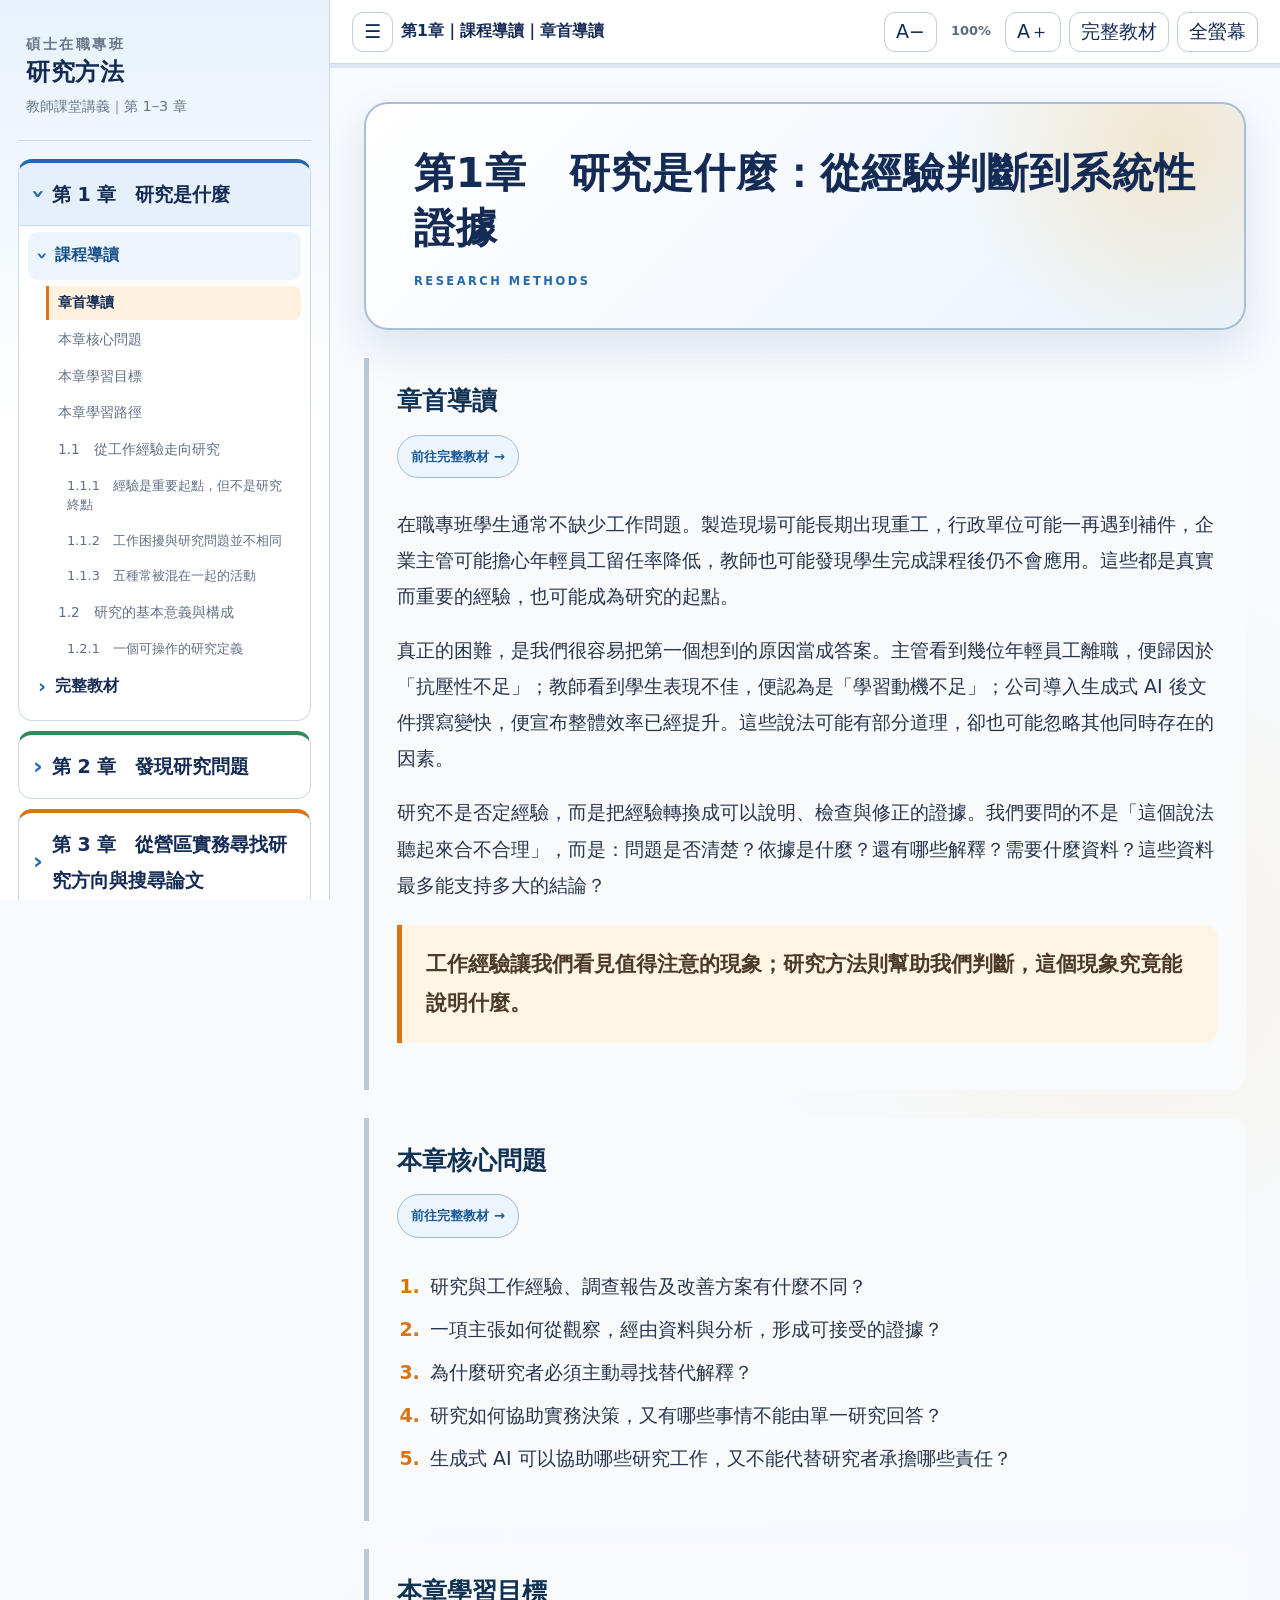
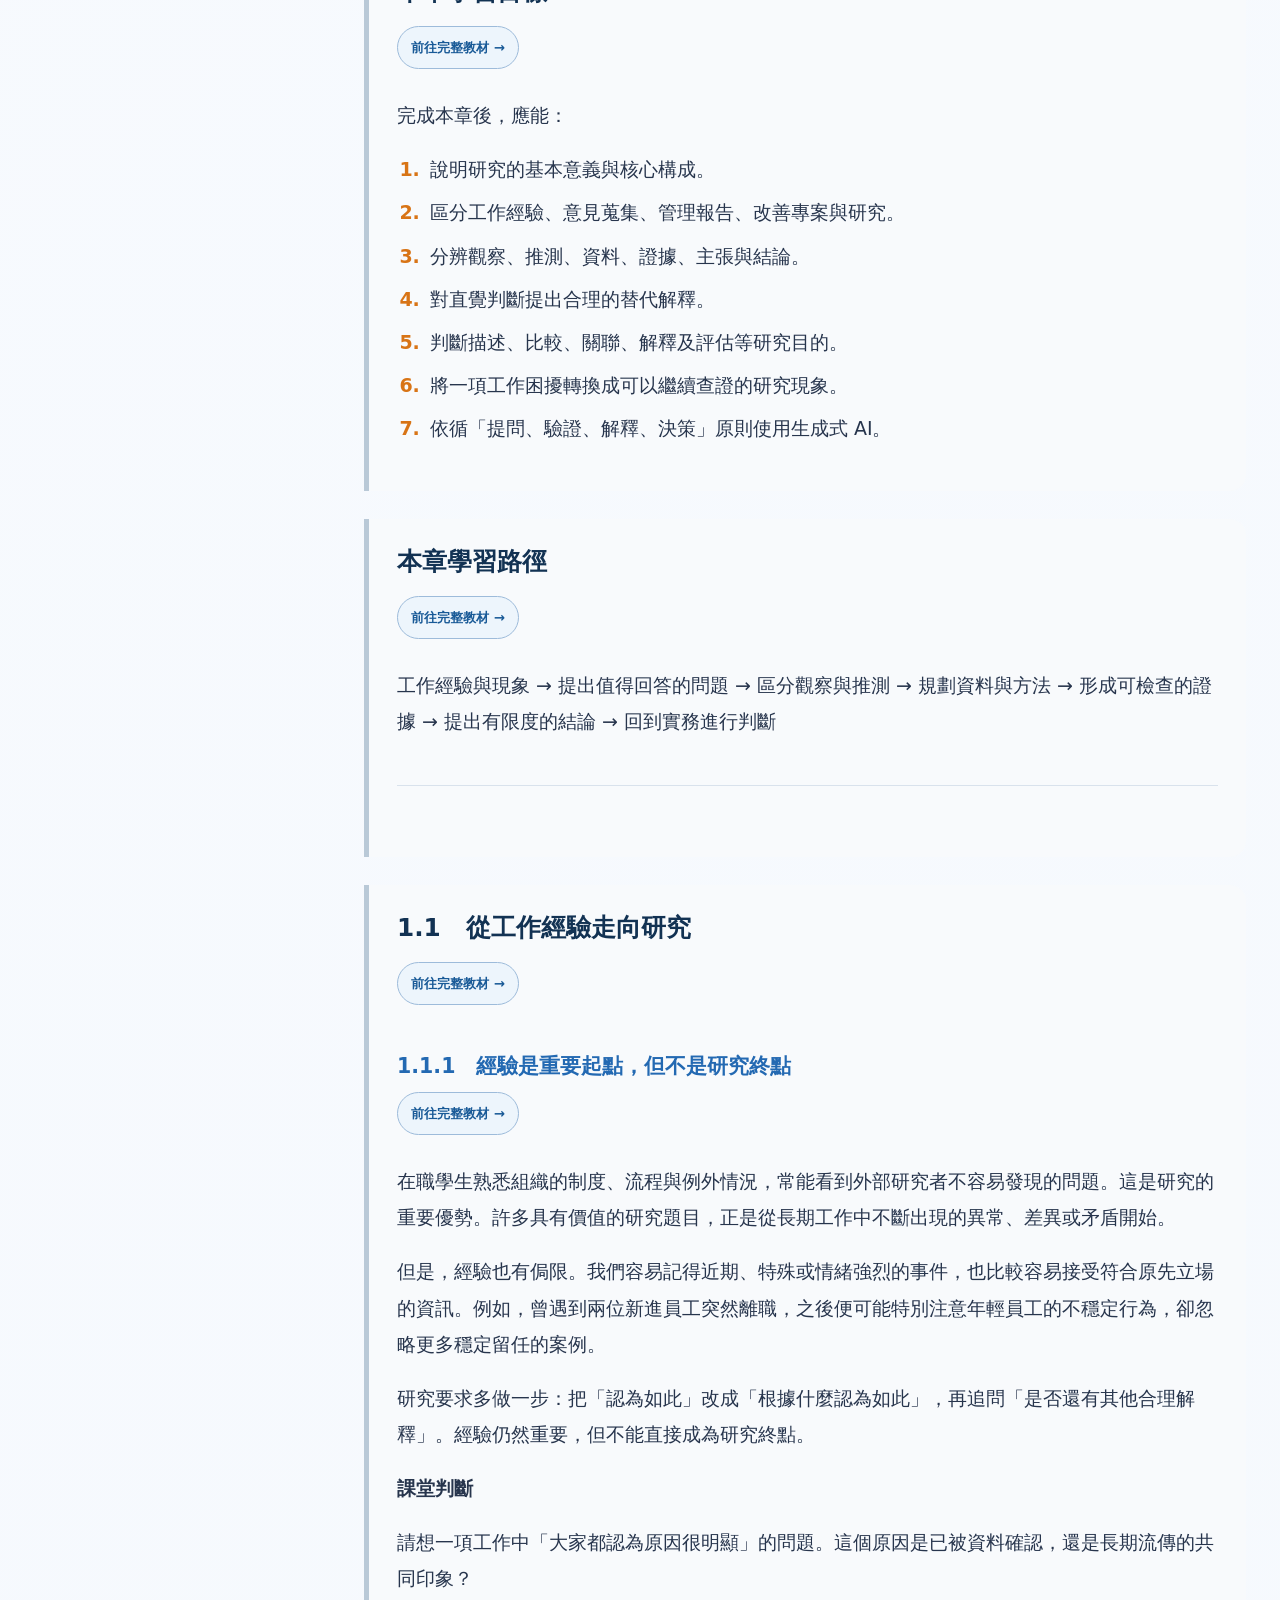
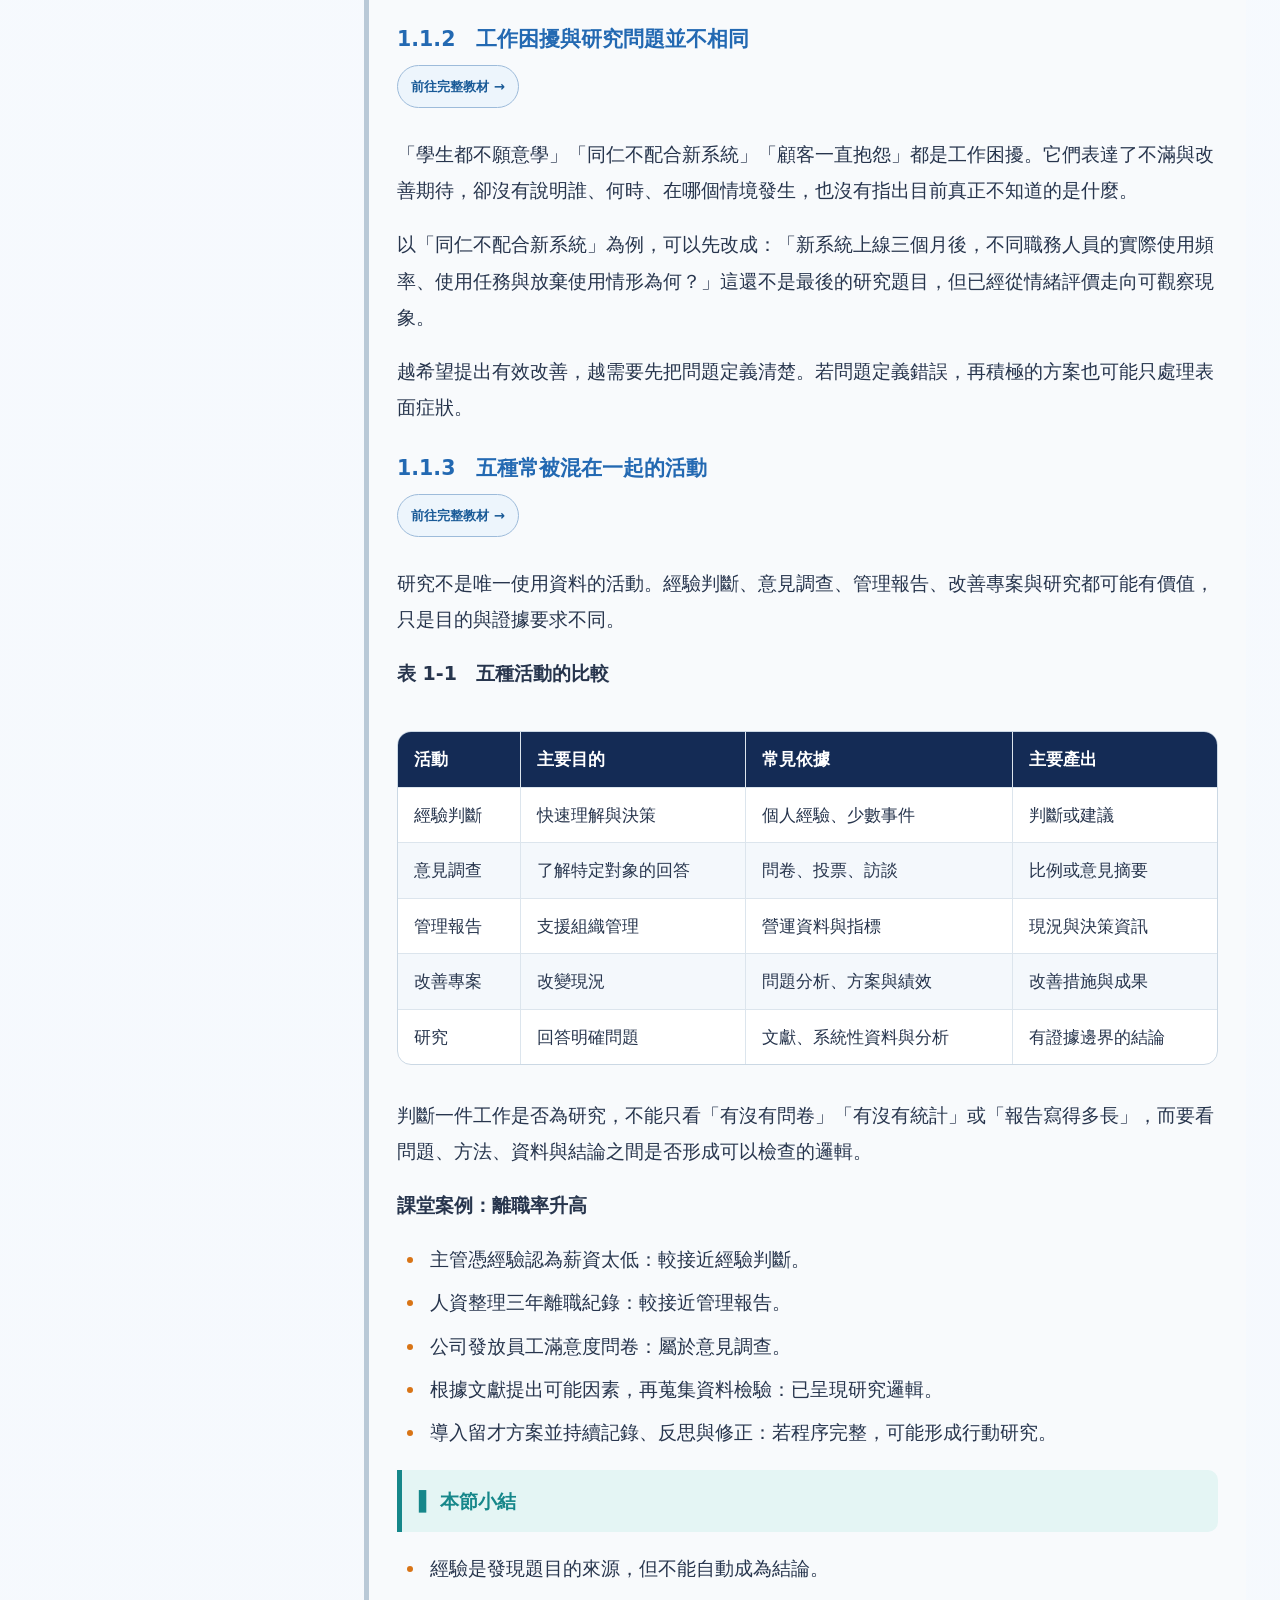
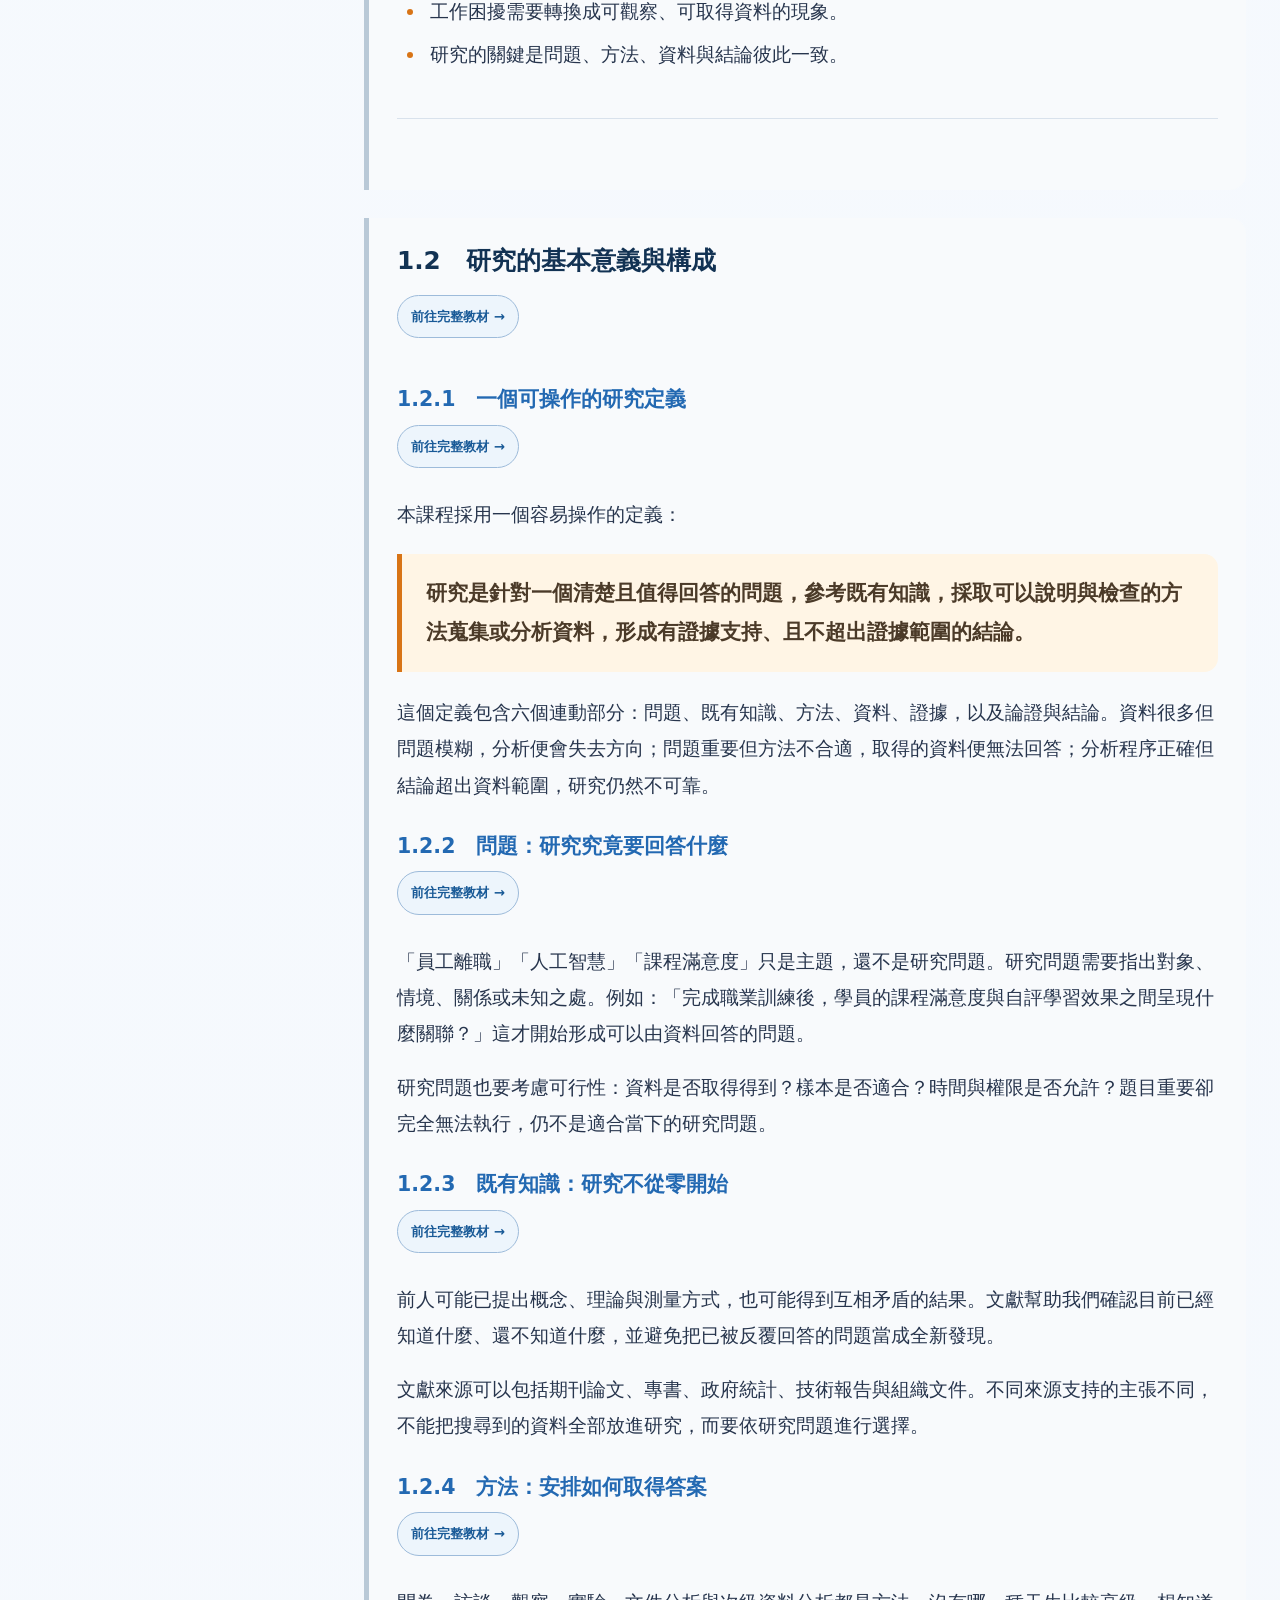
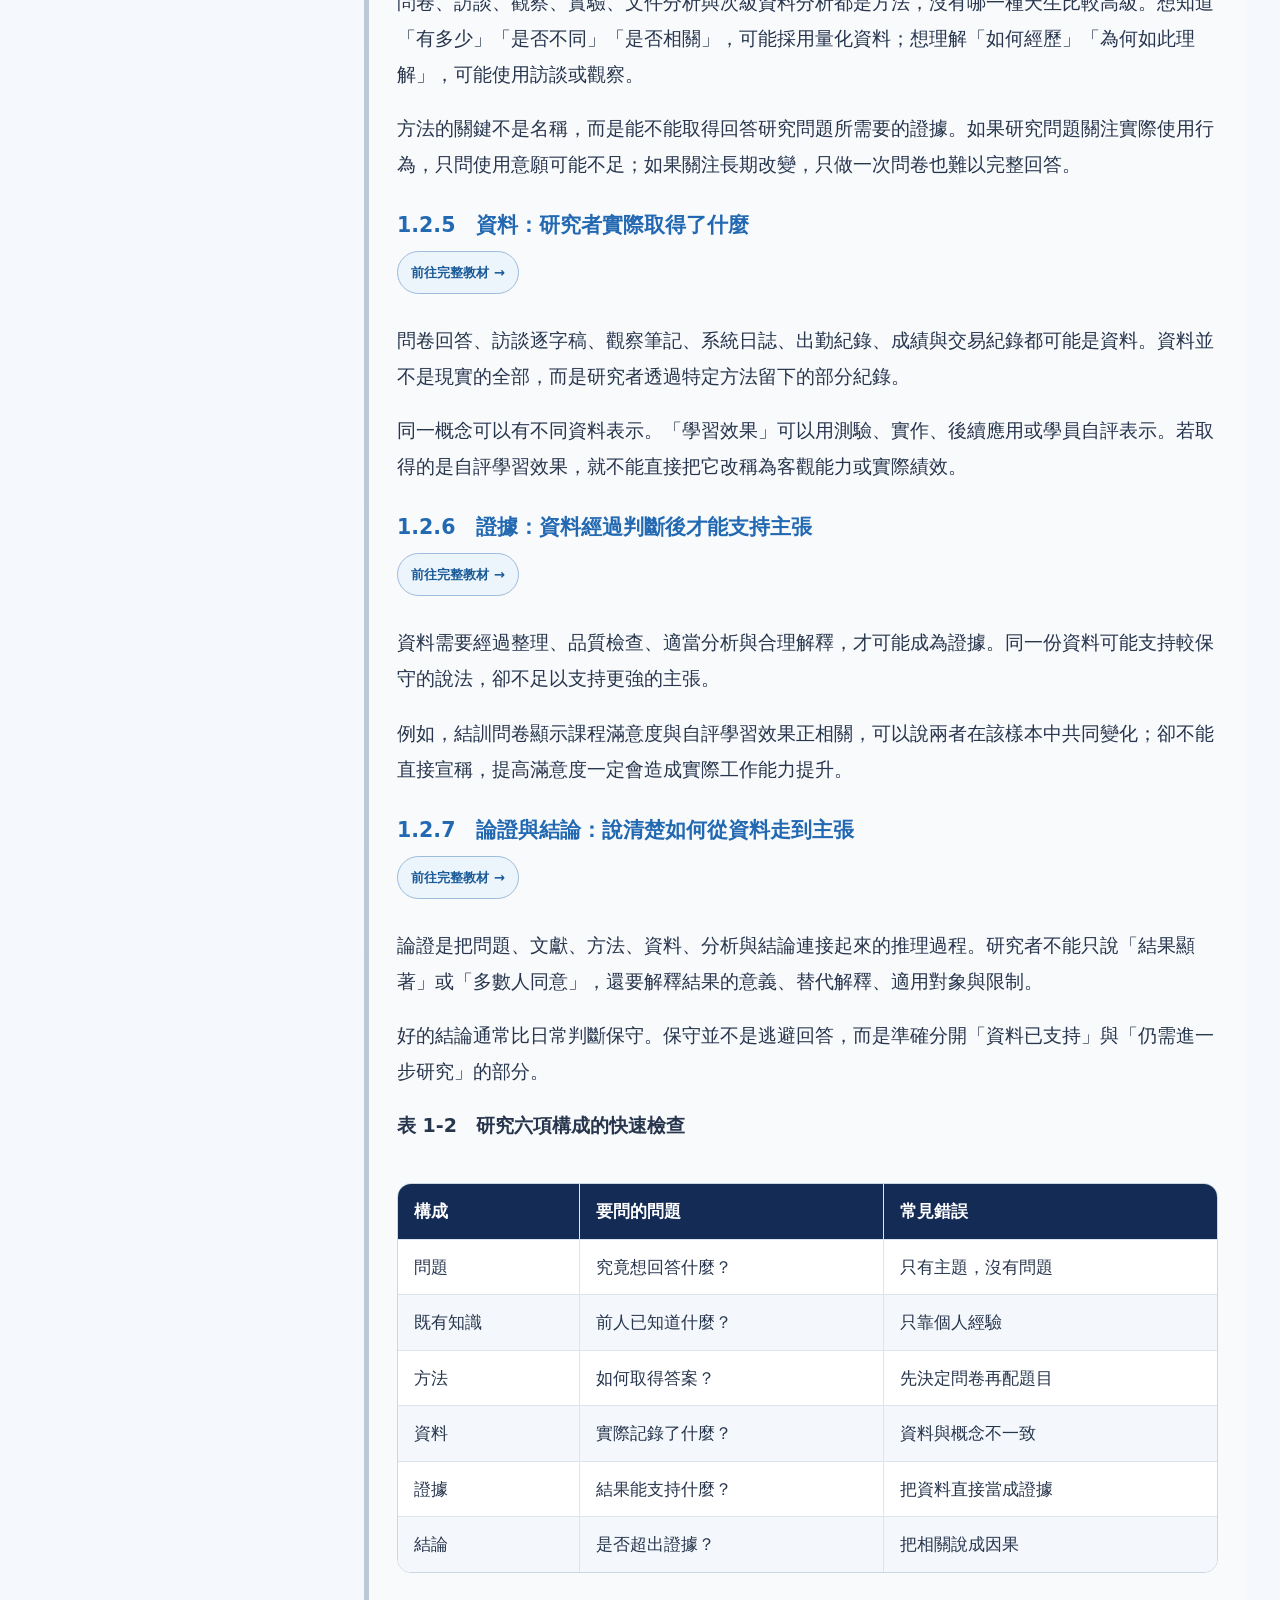
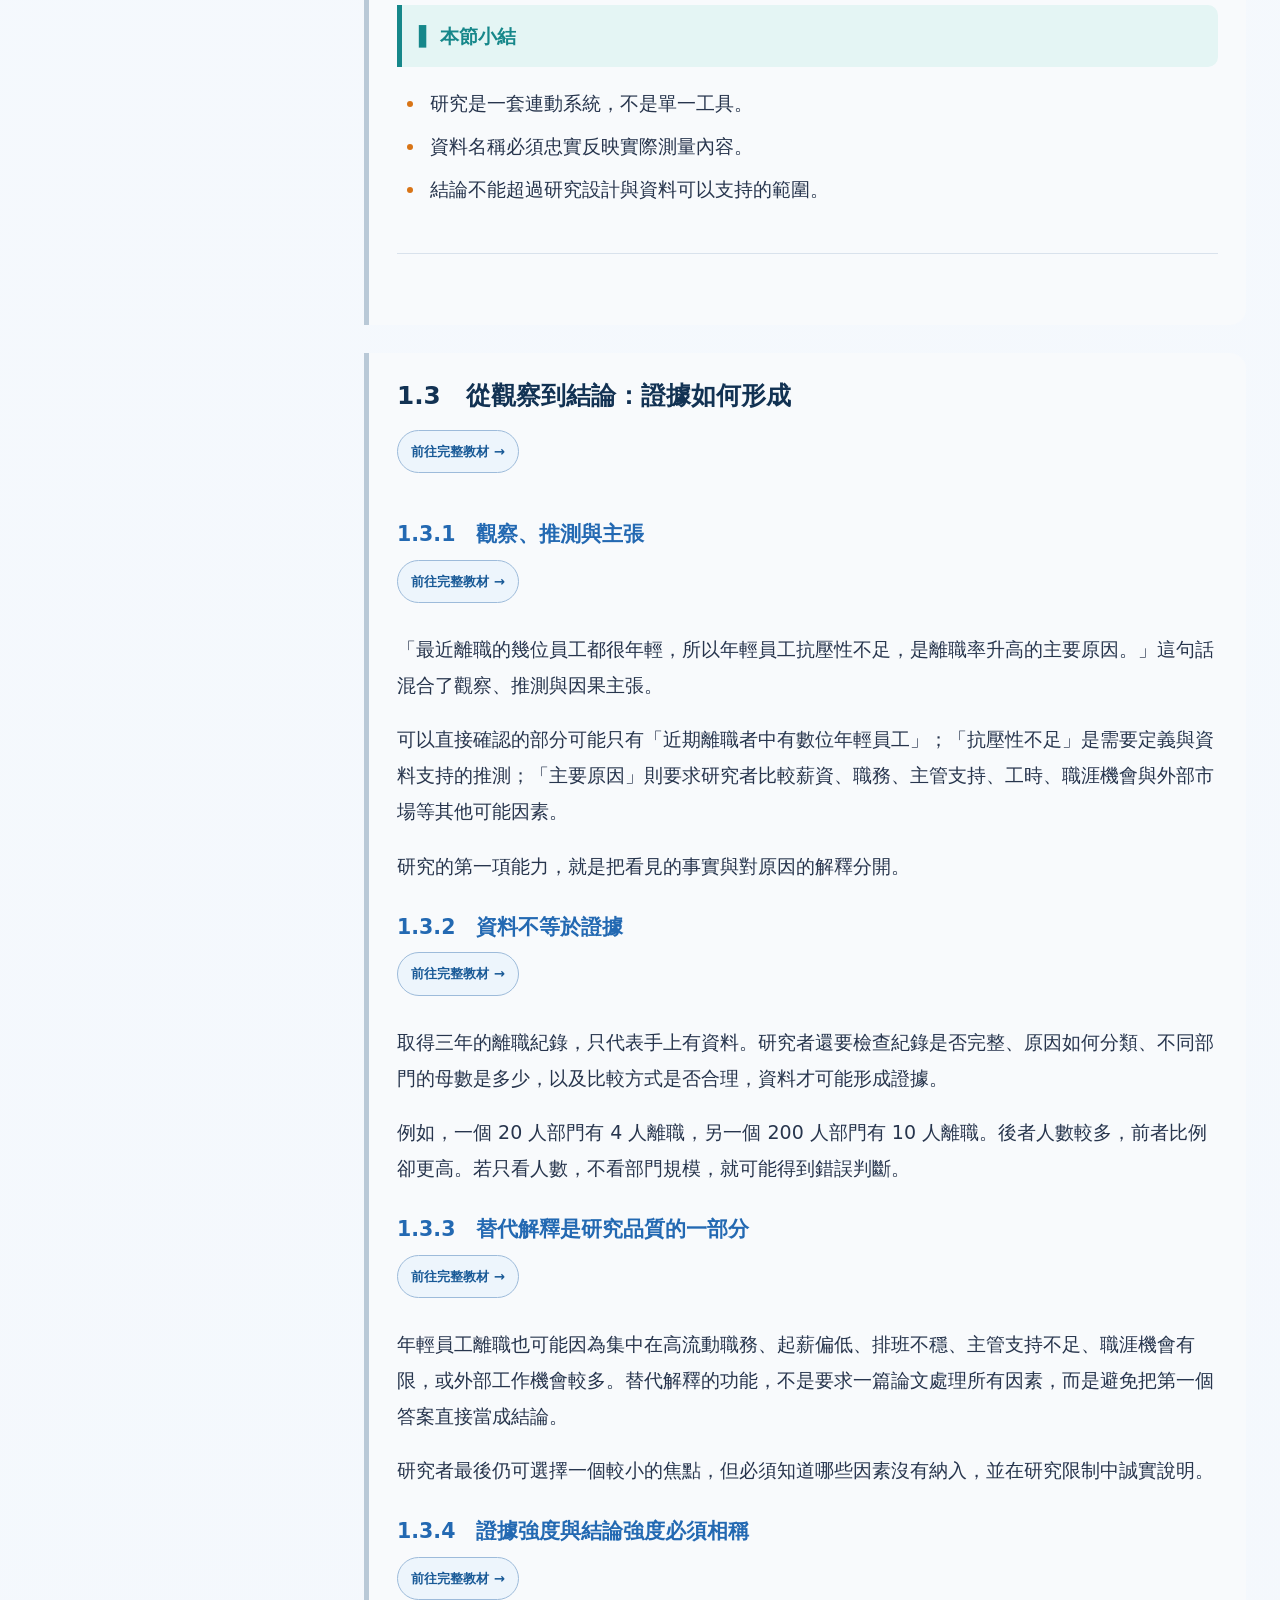
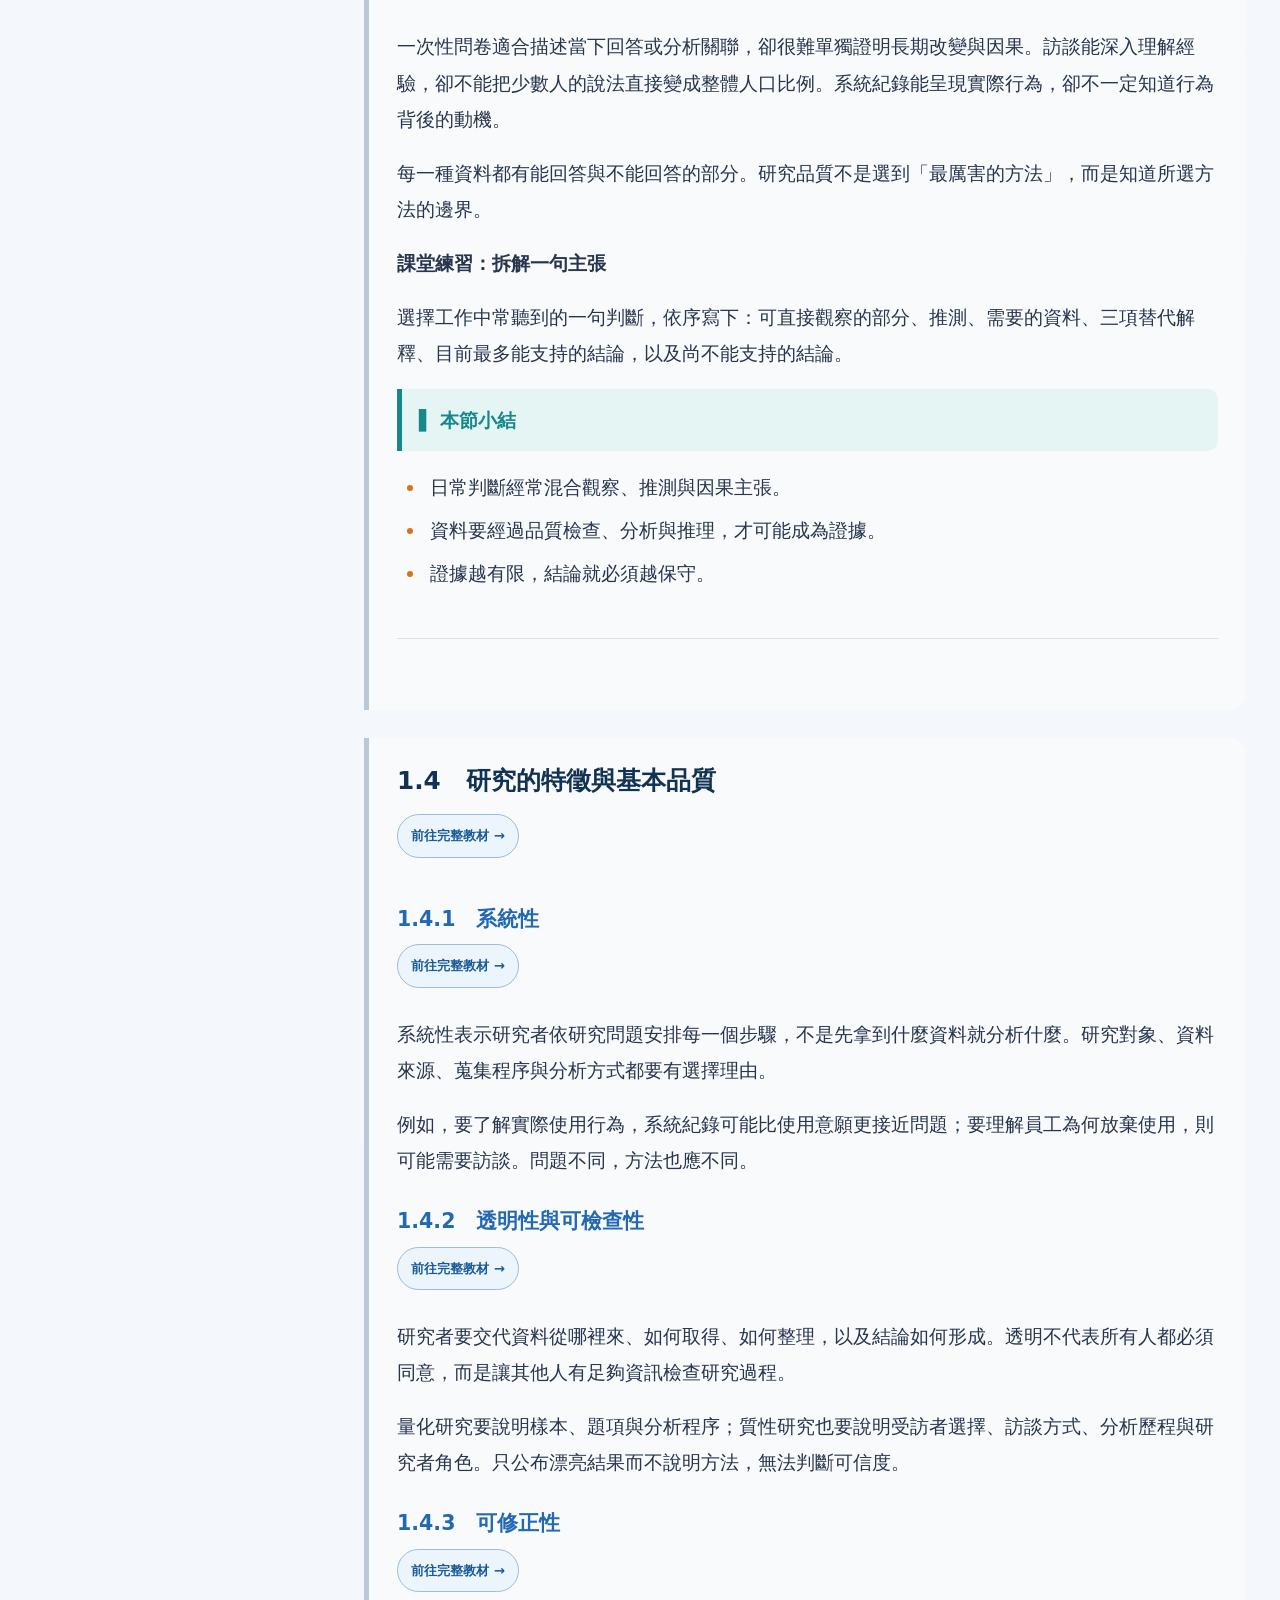
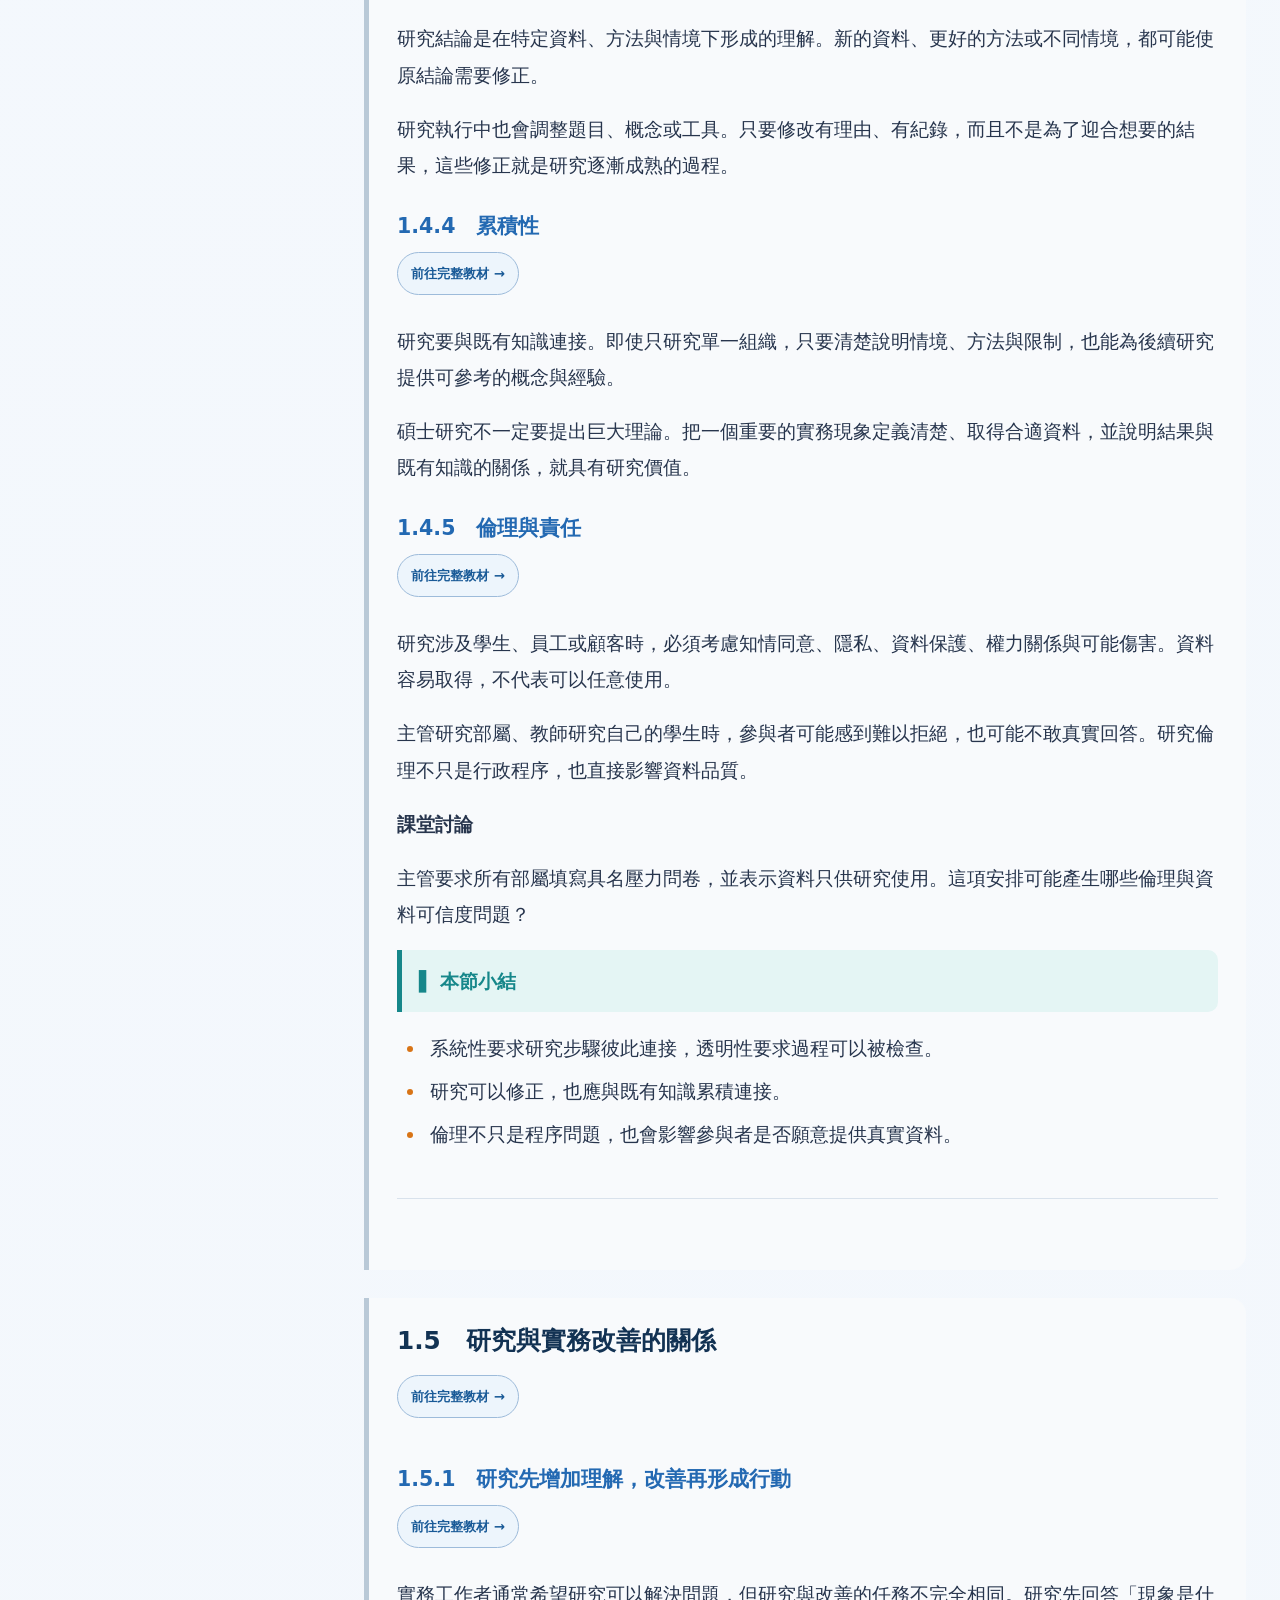
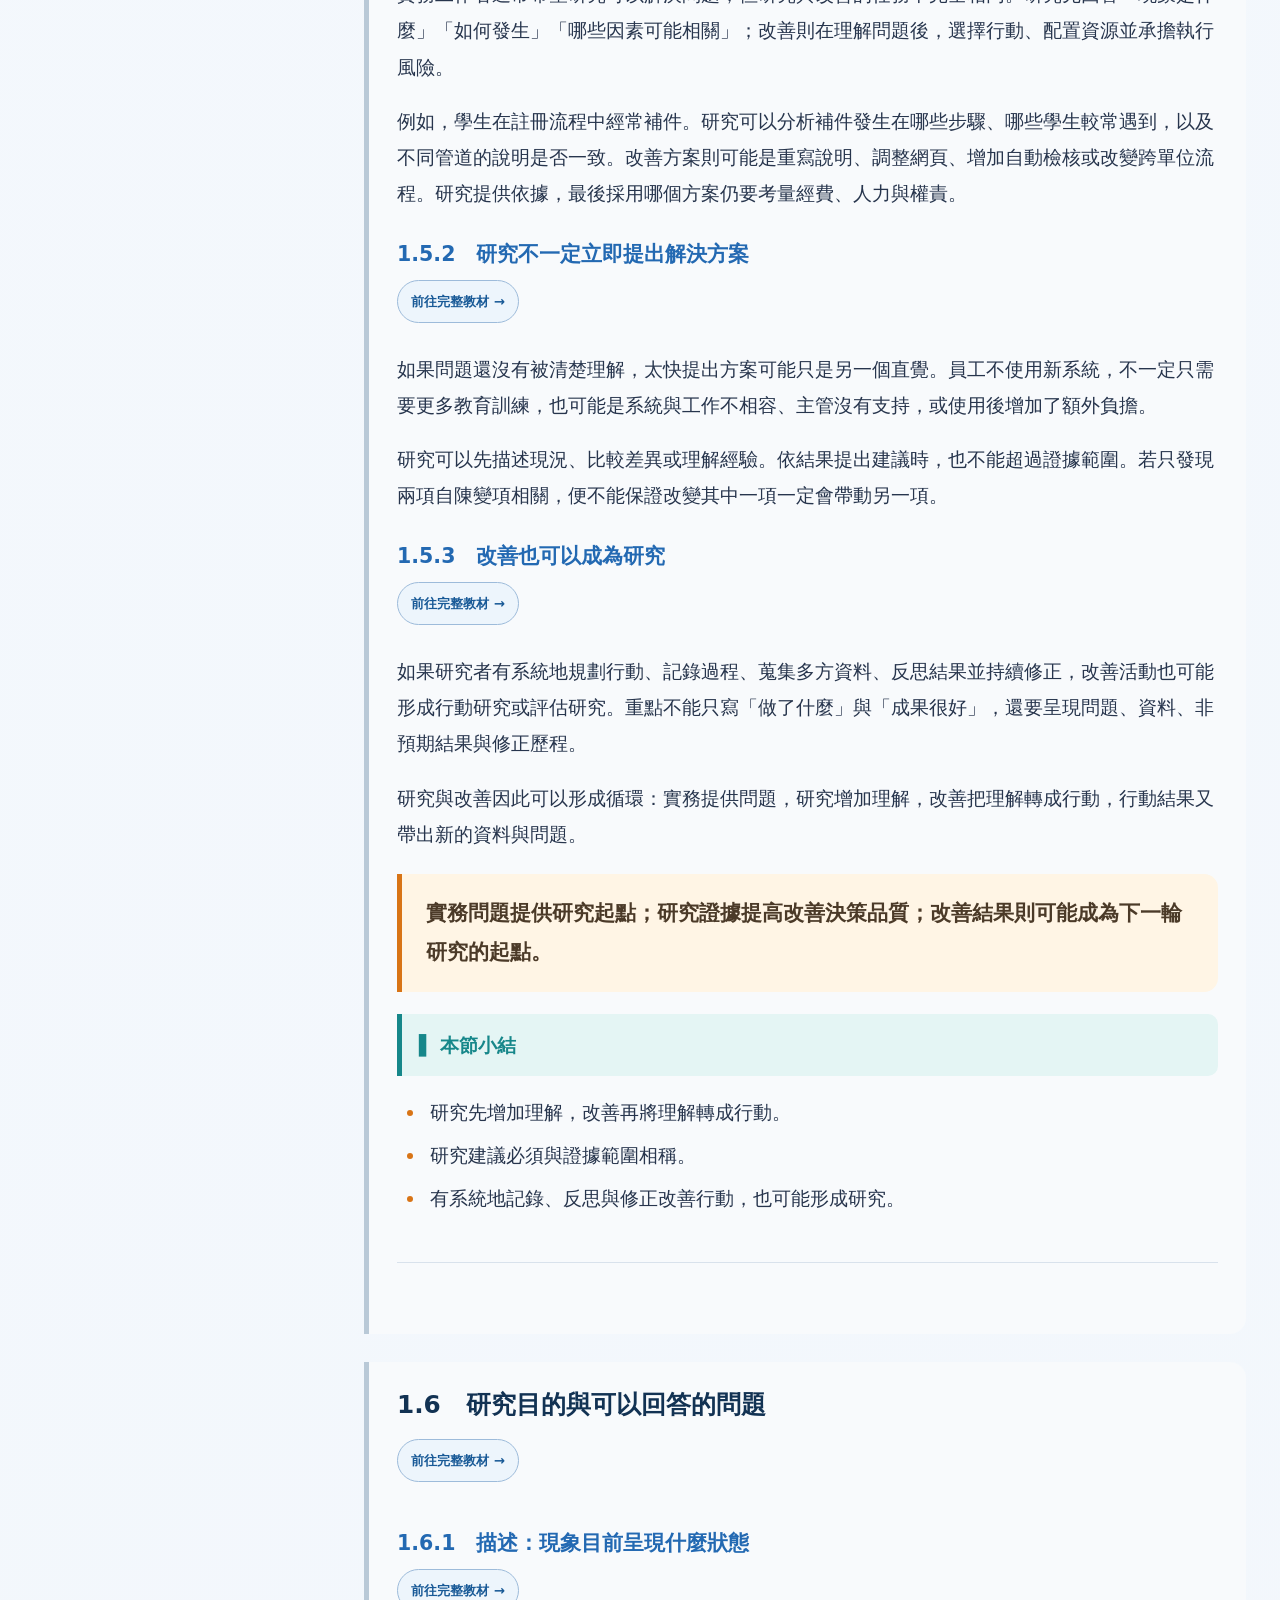
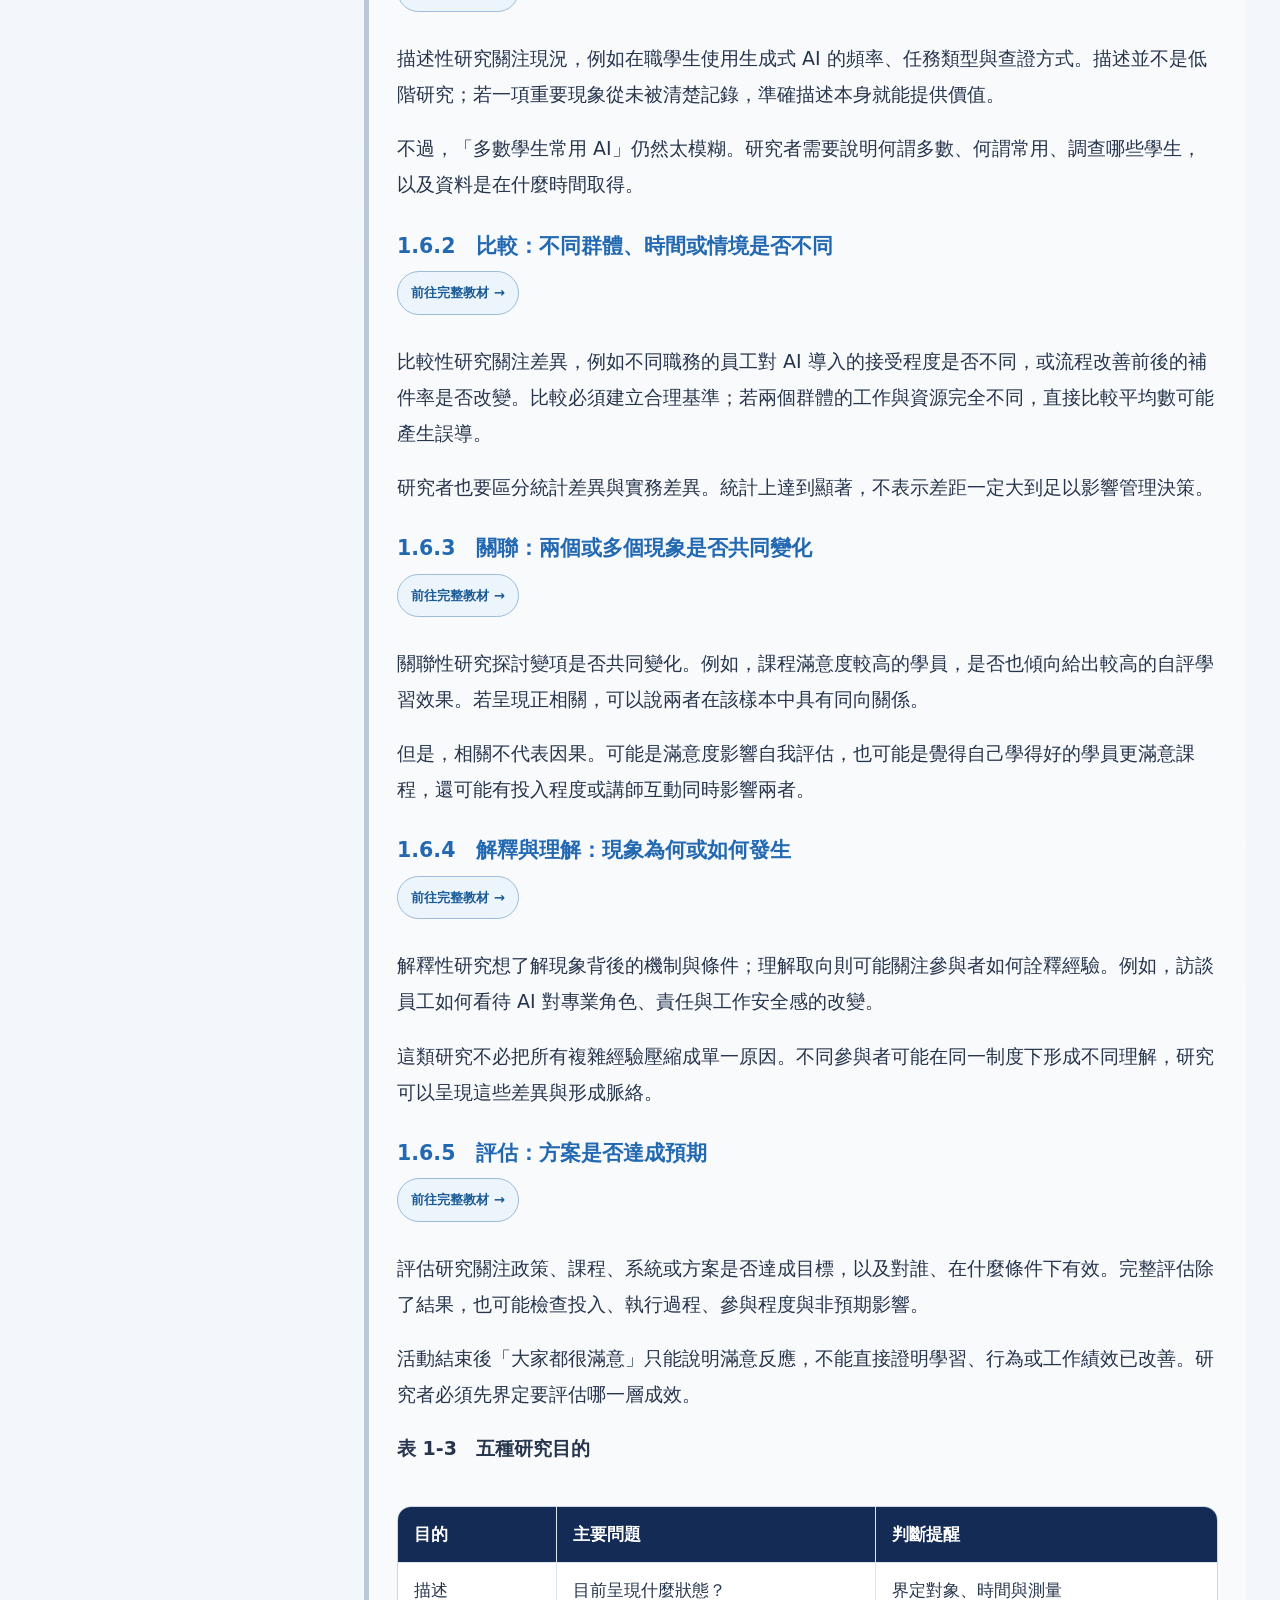
<file: courses/research-methods/index.html>
<!doctype html>
<html lang="zh-Hant">
<head>
  <meta charset="utf-8">
  <meta name="viewport" content="width=device-width, initial-scale=1">
  <meta name="description" content="碩士在職專班研究方法第一至三章課堂講義">
  <title>研究方法｜第1–3章課堂講義</title>
  <style>
    :root {
      --navy-950: #071426;
      --navy-900: #0b1e36;
      --navy-800: #123253;
      --blue-700: #1768ac;
      --blue-500: #3498db;
      --cyan-400: #53c5da;
      --paper: #ffffff;
      --canvas: #eef3f8;
      --ink: #162235;
      --muted: #5d6a7b;
      --line: #d9e2ec;
      --gold: #f3b33d;
      --case: #e9f4ff;
      --case-border: #2d7dbd;
      --ai: #f0ebff;
      --ai-border: #7357c8;
      --activity: #e8f7ef;
      --activity-border: #24845a;
      --warning: #fff2e4;
      --warning-border: #d96c22;
      --teacher: #fff9dc;
      --teacher-border: #b48b16;
      --sidebar-bg: #f2f7f4;
      --sidebar-panel: #ffffff;
      --sidebar-ink: #29443d;
      --sidebar-muted: #6f827c;
      --sidebar-accent: #5f9487;
      --sidebar-accent-soft: #dcece7;
      --sidebar-line: #d5e2dd;
      --font-scale: 1;
      --sidebar-width: 330px;
      --topbar-height: 64px;
      color-scheme: light;
    }

    * { box-sizing: border-box; }

    html {
      scroll-behavior: smooth;
      scroll-padding-top: calc(var(--topbar-height) + 24px);
    }

    body {
      margin: 0;
      background: var(--canvas);
      color: var(--ink);
      font-family: "Noto Sans TC", "Microsoft JhengHei", "PingFang TC", system-ui, sans-serif;
      font-size: calc(19px * var(--font-scale));
      line-height: 1.9;
      overflow-x: hidden;
    }

    button, select { font: inherit; }

    button:focus-visible, a:focus-visible {
      outline: 3px solid var(--gold);
      outline-offset: 3px;
    }

    .app-shell { min-height: 100vh; }

    .sidebar, .topbar, .bottom-nav { font-size: 19px; }

    .sidebar {
      position: fixed;
      inset: 0 auto 0 0;
      z-index: 40;
      width: var(--sidebar-width);
      padding: 24px 18px;
      color: var(--sidebar-ink);
      background:
        radial-gradient(circle at 10% 4%, rgba(123, 178, 164, .18), transparent 28%),
        linear-gradient(165deg, #f9fcfa, var(--sidebar-bg));
      border-right: 1px solid var(--sidebar-line);
      overflow-y: auto;
      transition: transform .25s ease;
    }

    .brand {
      padding: 2px 8px 22px;
      border-bottom: 1px solid var(--sidebar-line);
    }

    .brand-kicker {
      margin: 0 0 6px;
      color: var(--sidebar-accent);
      font-size: .72em;
      font-weight: 800;
      letter-spacing: .18em;
    }

    .brand h1 {
      margin: 0;
      color: var(--sidebar-ink);
      font-size: 1.28em;
      line-height: 1.35;
      letter-spacing: .03em;
    }

    .brand p {
      margin: 8px 0 0;
      color: var(--sidebar-muted);
      font-size: .76em;
      line-height: 1.5;
    }

    .course-tree { margin-top: 18px; }

    .tree-chapter {
      margin: 10px 0;
      border: 1px solid var(--sidebar-line);
      border-radius: 14px;
      background: rgba(255,255,255,.72);
      overflow: hidden;
    }

    .tree-toggle {
      display: flex;
      align-items: center;
      gap: 9px;
      width: 100%;
      border: 0;
      color: var(--sidebar-ink);
      background: transparent;
      text-align: left;
      cursor: pointer;
    }

    .chapter-tree-toggle {
      padding: 13px 14px;
      font-weight: 850;
    }

    .chapter-tree-toggle.is-active { background: var(--sidebar-accent-soft); }

    .tree-toggle::before {
      content: "›";
      color: var(--sidebar-accent);
      font-size: 1.25em;
      font-weight: 900;
      line-height: 1;
      transition: transform .2s ease;
    }

    .tree-toggle[aria-expanded="true"]::before { transform: rotate(90deg); }
    .tree-children, .resource-panel { display: none; }
    .tree-children.is-open, .resource-panel.is-open { display: block; }

    .resource-panel.is-open {
      max-height: 42vh;
      overflow-y: auto;
      scrollbar-color: #aac7be transparent;
      scrollbar-width: thin;
    }

    .tree-children {
      padding: 6px 9px 10px;
      border-top: 1px solid var(--sidebar-line);
    }

    .tree-group + .tree-group { margin-top: 5px; }

    .resource-toggle {
      padding: 9px 10px;
      border-radius: 9px;
      color: #47635b;
      font-size: .82em;
      font-weight: 750;
    }

    .resource-toggle:hover,
    .resource-toggle.is-active { background: #eaf3ef; }

    .resource-toggle:disabled {
      color: #98a8a3;
      cursor: not-allowed;
      opacity: .72;
    }

    .toc { padding: 3px 0 6px 18px; }

    .toc a {
      display: block;
      margin: 3px 0;
      padding: 7px 9px;
      border-left: 3px solid transparent;
      border-radius: 0 8px 8px 0;
      color: #60756f;
      font-size: .72em;
      line-height: 1.45;
      text-decoration: none;
      transition: .15s ease;
    }

    .toc a:hover {
      color: var(--sidebar-ink);
      background: #edf5f2;
    }

    .toc a.is-current {
      border-left-color: var(--sidebar-accent);
      color: #24453c;
      background: var(--sidebar-accent-soft);
      font-weight: 700;
    }

    .toc a.is-subsection {
      padding-left: 18px;
      color: #748781;
      font-size: .68em;
    }

    .topbar {
      position: fixed;
      inset: 0 0 auto var(--sidebar-width);
      z-index: 30;
      display: flex;
      align-items: center;
      justify-content: space-between;
      height: var(--topbar-height);
      padding: 0 22px;
      border-bottom: 1px solid rgba(10,38,67,.12);
      background: rgba(255,255,255,.94);
      backdrop-filter: blur(12px);
      transition: left .25s ease;
    }

    .topbar-left, .topbar-actions {
      display: flex;
      align-items: center;
      gap: 8px;
    }

    .topbar-left {
      flex: 1;
      min-width: 0;
    }

    .menu-button { display: inline-grid; }

    .section-indicator {
      max-width: min(48vw, 680px);
      color: var(--navy-800);
      font-size: .82em;
      font-weight: 800;
      overflow: hidden;
      text-overflow: ellipsis;
      white-space: nowrap;
    }

    .icon-button {
      display: inline-grid;
      place-items: center;
      min-width: 40px;
      height: 40px;
      padding: 0 11px;
      border: 1px solid var(--line);
      border-radius: 11px;
      color: var(--navy-800);
      background: #fff;
      cursor: pointer;
      transition: .15s ease;
    }

    .icon-button:hover {
      border-color: #a9bdd0;
      background: #f5f9fc;
      transform: translateY(-1px);
    }

    .icon-button:disabled { opacity: .38; cursor: not-allowed; transform: none; }

    .icon-button.is-active {
      border-color: var(--navy-800);
      color: #fff;
      background: var(--navy-800);
    }

    .font-indicator {
      min-width: 52px;
      color: var(--muted);
      font-size: .68em;
      font-weight: 800;
      text-align: center;
    }

    .progress-track {
      position: fixed;
      inset: var(--topbar-height) 0 auto var(--sidebar-width);
      z-index: 31;
      height: 4px;
      background: rgba(23,104,172,.1);
      transition: left .25s ease;
    }

    .progress-bar {
      width: 0;
      height: 100%;
      background: linear-gradient(90deg, var(--blue-500), var(--cyan-400));
      transition: width .1s linear;
    }

    .main {
      margin-left: var(--sidebar-width);
      padding: calc(var(--topbar-height) + 38px) 34px 80px;
      transition: margin-left .25s ease;
    }

    .lecture-note {
      width: min(100%, 1120px);
      margin: 0 auto;
    }

    .chapter, .full-material { display: none; }
    .chapter.is-active, .full-material.is-active { display: block; }

    .chapter > h1, .full-material > h1 {
      position: relative;
      margin: 0 0 26px;
      padding: 42px 48px 38px;
      border-radius: 24px;
      color: #fff;
      background:
        linear-gradient(115deg, rgba(83,197,218,.2), transparent 46%),
        linear-gradient(145deg, var(--navy-800), var(--navy-950));
      font-size: 2.15em;
      line-height: 1.35;
      letter-spacing: .02em;
      box-shadow: 0 20px 50px rgba(8,28,50,.16);
      overflow: hidden;
    }

    .chapter > h1::after, .full-material > h1::after {
      content: "RESEARCH METHODS";
      display: block;
      margin-top: 18px;
      color: var(--cyan-400);
      font-size: .28em;
      font-weight: 800;
      letter-spacing: .22em;
    }

    .chapter > blockquote:first-of-type {
      margin: -8px 22px 34px;
      padding: 13px 20px;
      border: 0;
      border-radius: 12px;
      color: #455669;
      background: #e7edf3;
      font-size: .9em;
    }

    section.level1 {
      margin: 34px 0;
      padding: 34px 42px 38px;
      border: 1px solid var(--line);
      border-radius: 22px;
      background: var(--paper);
      box-shadow: 0 12px 35px rgba(26,50,75,.075);
    }

    section.level1 > h1 {
      margin: -34px -42px 30px;
      padding: 22px 42px;
      border-bottom: 1px solid var(--line);
      border-radius: 22px 22px 0 0;
      color: var(--navy-800);
      background: linear-gradient(90deg, #f7fafc, #fff);
      font-size: 1.42em;
      line-height: 1.4;
    }

    section.level2 {
      margin: 28px 0;
      padding: 25px 28px;
      border-left: 5px solid #b9c9d7;
      border-radius: 0 16px 16px 0;
      background: #f8fafc;
    }

    section.level2.case-card { border-left-color: var(--case-border); background: var(--case); }
    section.level2.ai-card { border-left-color: var(--ai-border); background: var(--ai); }
    section.level2.activity-card { border-left-color: var(--activity-border); background: var(--activity); }
    section.level2.warning-card { border-left-color: var(--warning-border); background: var(--warning); }
    section.level2.teacher-card { border-left-color: var(--teacher-border); background: var(--teacher); }

    section.level2 > h2 {
      margin: 0 0 16px;
      color: var(--navy-800);
      font-size: 1.3em;
      line-height: 1.45;
    }

    h3 {
      margin: 28px 0 10px;
      color: var(--blue-700);
      font-size: 1.08em;
      line-height: 1.5;
    }

    p { margin: 10px 0 18px; }

    ul, ol {
      margin: 12px 0 20px;
      padding-left: 1.55em;
    }

    li { margin: 7px 0; padding-left: .18em; }
    li::marker { color: var(--blue-700); font-weight: 800; }

    blockquote {
      margin: 22px 0;
      padding: 20px 24px;
      border-left: 5px solid var(--gold);
      border-radius: 0 14px 14px 0;
      color: #28384a;
      background: #fff8e8;
      font-size: 1.08em;
      font-weight: 700;
    }

    blockquote p { margin: 0; }

    table {
      width: 100%;
      margin: 22px 0;
      border-collapse: separate;
      border-spacing: 0;
      border: 1px solid #cbd8e4;
      border-radius: 14px;
      background: #fff;
      font-size: .9em;
      line-height: 1.55;
      overflow: hidden;
    }

    th, td {
      padding: 14px 16px;
      border-right: 1px solid #dce5ed;
      border-bottom: 1px solid #dce5ed;
      text-align: left;
      vertical-align: top;
    }

    th:last-child, td:last-child { border-right: 0; }
    tr:last-child td { border-bottom: 0; }

    th {
      color: #fff;
      background: var(--navy-800);
      font-weight: 800;
    }

    tbody tr:nth-child(even) td { background: #f6f9fb; }

    hr {
      margin: 46px 0;
      border: 0;
      border-top: 1px solid var(--line);
    }

    code {
      padding: .12em .35em;
      border-radius: 5px;
      color: #7c2450;
      background: #f9eaf2;
      font-family: ui-monospace, monospace;
      font-size: .87em;
    }

    .teacher-card[data-collapsible="true"] > :not(h2) { display: none; }
    .teacher-card[data-collapsible="true"].is-open > :not(h2) { display: block; }

    .teacher-card[data-collapsible="true"] > h2 {
      display: flex;
      align-items: center;
      justify-content: space-between;
      cursor: pointer;
      user-select: none;
    }

    .teacher-card[data-collapsible="true"] > h2::after {
      content: "展開";
      padding: 4px 10px;
      border: 1px solid rgba(86,67,11,.25);
      border-radius: 999px;
      font-size: .55em;
      font-weight: 700;
    }

    .teacher-card[data-collapsible="true"].is-open > h2::after { content: "收合"; }

    .bottom-nav {
      display: grid;
      grid-template-columns: 1fr auto 1fr;
      gap: 12px;
      align-items: center;
      width: min(100%, 1120px);
      margin: 34px auto 0;
    }

    .nav-action {
      padding: 13px 18px;
      border: 1px solid #bed0df;
      border-radius: 13px;
      color: var(--navy-800);
      background: #fff;
      font-weight: 800;
      cursor: pointer;
    }

    .nav-action:last-child { justify-self: end; }
    .nav-action:disabled { opacity: .35; cursor: not-allowed; }

    .shortcut-note {
      color: var(--muted);
      font-size: .72em;
      text-align: center;
    }

    .backdrop {
      display: none;
      position: fixed;
      inset: 0;
      z-index: 35;
      background: rgba(2,12,24,.55);
    }

    body.sidebar-collapsed .sidebar { transform: translateX(-100%); }
    body.sidebar-collapsed .topbar,
    body.sidebar-collapsed .progress-track { left: 0; }
    body.sidebar-collapsed .main { margin-left: 0; }

    .paired-link {
      display: inline-flex;
      align-items: center;
      gap: 7px;
      margin: 0 0 18px;
      padding: 8px 13px;
      border: 1px solid #a9c8bf;
      border-radius: 999px;
      color: #315f54;
      background: #eef7f4;
      font-size: .7em;
      font-weight: 800;
      text-decoration: none;
      cursor: pointer;
    }

    .paired-link:hover { background: #dcece7; }

    .screen-reader-only {
      position: absolute;
      width: 1px;
      height: 1px;
      padding: 0;
      margin: -1px;
      overflow: hidden;
      clip: rect(0,0,0,0);
      white-space: nowrap;
      border: 0;
    }

    @media (max-width: 980px) {
      :root { --sidebar-width: 300px; }
      body { font-size: calc(17px * var(--font-scale)); }

      .sidebar { transform: translateX(-100%); }
      body.sidebar-open .sidebar { transform: translateX(0); }
      body.sidebar-open .backdrop { display: block; }
      .topbar, .progress-track { left: 0; }
      .main { margin-left: 0; padding-inline: 20px; }
      .chapter > h1, .full-material > h1 { padding: 32px; font-size: 1.7em; }
      section.level1 { padding: 28px 24px; }
      section.level1 > h1 { margin: -28px -24px 24px; padding: 18px 24px; }
      .section-indicator { max-width: 44vw; }
    }

    @media (max-width: 640px) {
      .topbar { padding: 0 12px; }
      .topbar-actions .font-indicator,
      .topbar-actions #content-toggle,
      .topbar-actions #fullscreen,
      .section-indicator { display: none; }
      .main { padding: calc(var(--topbar-height) + 22px) 12px 54px; }
      .chapter > h1, .full-material > h1 { padding: 26px 22px; border-radius: 18px; font-size: 1.45em; }
      .chapter > blockquote:first-of-type { margin-inline: 6px; }
      section.level1 { margin: 22px 0; padding: 22px 17px; border-radius: 16px; }
      section.level1 > h1 { margin: -22px -17px 20px; padding: 16px 17px; border-radius: 16px 16px 0 0; font-size: 1.22em; }
      section.level2 { margin: 21px 0; padding: 20px 17px; }
      .table-wrap { margin-inline: -8px; overflow-x: auto; }
      table { min-width: 660px; }
      .shortcut-note { display: none; }
      .bottom-nav { grid-template-columns: 1fr 1fr; }
      .nav-action:last-child { justify-self: stretch; }
    }

    @media print {
      .sidebar, .topbar, .progress-track, .bottom-nav, .backdrop { display: none !important; }
      .main { margin: 0; padding: 0; }
      .chapter { display: block !important; }
      .chapter + .chapter { break-before: page; }
      section.level1 { box-shadow: none; break-inside: avoid; }
      body { background: #fff; font-size: 12pt; }
    }
  /* Chapter 3 responsive content */
.main, .lecture-note {min-width:0;}
.table-wrap {max-width:100%;overflow-x:auto;}
#chapter-3, #full-material-3 {overflow-wrap:anywhere;}
.ch03-image-placeholder {display:block;padding:16px;border:1px dashed var(--line);border-radius:12px;color:var(--muted);background:var(--canvas); }
/* Chapter 3 images */
.ch03-figure {margin:24px 0;padding:12px;border:1px solid var(--line);border-radius:14px;background:white;}
.ch03-figure img {display:block;width:100%;max-width:100%;height:auto;cursor:zoom-in;}
.ch03-figure figcaption {margin-top:10px;text-align:center;color:var(--muted);font-size:.85em;}
</style>
  <link rel="stylesheet" href="../../assets/theme.css">
</head>
<body>
  <div class="app-shell">
    <aside class="sidebar" id="sidebar" aria-label="課程章節導覽">
      <div class="brand">
        <p class="brand-kicker">碩士在職專班</p>
        <h1>研究方法</h1>
        <p>教師課堂講義｜第 1–3 章</p>
      </div>
      <nav class="course-tree" aria-label="課程目錄">
        <section class="tree-chapter" data-tree-chapter="1">
          <button class="tree-toggle chapter-tree-toggle is-active" type="button" data-target-chapter="1" aria-expanded="true" aria-controls="chapter-tree-1">第 1 章　研究是什麼</button>
          <div class="tree-children is-open" id="chapter-tree-1">
            <div class="tree-group">
              <button class="tree-toggle resource-toggle is-active" type="button" data-target-chapter="1" data-view="guide" aria-expanded="true" aria-controls="toc-1-guide">課程導讀</button>
              <div class="resource-panel is-open" id="toc-1-guide"><div class="toc" data-toc-chapter="1" data-toc-view="guide"></div></div>
            </div>
            <div class="tree-group">
              <button class="tree-toggle resource-toggle" type="button" data-target-chapter="1" data-view="full" aria-expanded="false" aria-controls="toc-1-full">完整教材</button>
              <div class="resource-panel" id="toc-1-full"><div class="toc" data-toc-chapter="1" data-toc-view="full"></div></div>
            </div>
          </div>
        </section>
        <section class="tree-chapter" data-tree-chapter="2">
          <button class="tree-toggle chapter-tree-toggle" type="button" data-target-chapter="2" aria-expanded="false" aria-controls="chapter-tree-2">第 2 章　發現研究問題</button>
          <div class="tree-children" id="chapter-tree-2">
            <div class="tree-group">
              <button class="tree-toggle resource-toggle" type="button" data-target-chapter="2" data-view="guide" aria-expanded="false" aria-controls="toc-2-guide">課程導讀</button>
              <div class="resource-panel" id="toc-2-guide"><div class="toc" data-toc-chapter="2" data-toc-view="guide"></div></div>
            </div>
            <div class="tree-group">
              <button class="tree-toggle resource-toggle" type="button" data-target-chapter="2" data-view="full" aria-expanded="false" aria-controls="toc-2-full" disabled>完整教材（待加入）</button>
              <div class="resource-panel" id="toc-2-full"><div class="toc" data-toc-chapter="2" data-toc-view="full"></div></div>
            </div>
          </div>
        </section>
<section class="tree-chapter" data-tree-chapter="3"><button class="tree-toggle chapter-tree-toggle" type="button" data-target-chapter="3" aria-expanded="false" aria-controls="chapter-tree-3">第 3 章　從營區實務尋找研究方向與搜尋論文</button><div class="tree-children" id="chapter-tree-3"><div class="tree-resource"><button class="tree-toggle resource-toggle" type="button" data-target-chapter="3" data-view="guide" aria-expanded="false" aria-controls="toc-3-guide">課程導讀</button><div class="resource-panel" id="toc-3-guide"><div class="toc" data-toc-chapter="3" data-toc-view="guide"></div></div></div><div class="tree-resource"><button class="tree-toggle resource-toggle" type="button" data-target-chapter="3" data-view="full" aria-expanded="false" aria-controls="toc-3-full">完整教材</button><div class="resource-panel" id="toc-3-full"><div class="toc" data-toc-chapter="3" data-toc-view="full"></div></div></div></div></section>
</nav>
    </aside>

    <div class="backdrop" id="backdrop"></div>

    <header class="topbar">
      <div class="topbar-left">
        <button class="icon-button menu-button" id="menu-button" type="button" title="開啟目錄" aria-label="開啟目錄" aria-controls="sidebar" aria-expanded="false">☰</button>
        <div class="section-indicator" id="section-indicator">第1章｜研究是什麼</div>
      </div>
      <div class="topbar-actions" aria-label="閱讀工具">
        <button class="icon-button" id="font-down" type="button" title="縮小文字（最小 85%）" aria-label="縮小文字">A−</button>
        <span class="font-indicator" id="font-indicator" aria-live="polite">100%</span>
        <button class="icon-button" id="font-up" type="button" title="放大文字（最大 240%）" aria-label="放大文字">A＋</button>
        <button class="icon-button" id="content-toggle" type="button" title="切換完整教材" aria-label="切換完整教材">完整教材</button>
        <button class="icon-button" id="fullscreen" type="button" title="全螢幕（F）" aria-label="切換全螢幕">全螢幕</button>
      </div>
    </header>

    <div class="progress-track" aria-hidden="true"><div class="progress-bar" id="progress-bar"></div></div>

    <main class="main">
      <article class="lecture-note" id="lecture-note">
        <div id="chapter-1" class="chapter is-active" data-chapter="1">
<h1 id="guide-ch1-1">第1章　研究是什麼：從經驗判斷到系統性證據</h1>
<h2 id="guide-ch1-2">章首導讀</h2>
<p>在職專班學生通常不缺少工作問題。製造現場可能長期出現重工，行政單位可能一再遇到補件，企業主管可能擔心年輕員工留任率降低，教師也可能發現學生完成課程後仍不會應用。這些都是真實而重要的經驗，也可能成為研究的起點。</p>
<p>真正的困難，是我們很容易把第一個想到的原因當成答案。主管看到幾位年輕員工離職，便歸因於「抗壓性不足」；教師看到學生表現不佳，便認為是「學習動機不足」；公司導入生成式 AI 後文件撰寫變快，便宣布整體效率已經提升。這些說法可能有部分道理，卻也可能忽略其他同時存在的因素。</p>
<p>研究不是否定經驗，而是把經驗轉換成可以說明、檢查與修正的證據。我們要問的不是「這個說法聽起來合不合理」，而是：問題是否清楚？依據是什麼？還有哪些解釋？需要什麼資料？這些資料最多能支持多大的結論？</p>
<blockquote><p>工作經驗讓我們看見值得注意的現象；研究方法則幫助我們判斷，這個現象究竟能說明什麼。</p></blockquote>
<h2 id="guide-ch1-3">本章核心問題</h2>
<ol>
<li>研究與工作經驗、調查報告及改善方案有什麼不同？</li>
<li>一項主張如何從觀察，經由資料與分析，形成可接受的證據？</li>
<li>為什麼研究者必須主動尋找替代解釋？</li>
<li>研究如何協助實務決策，又有哪些事情不能由單一研究回答？</li>
<li>生成式 AI 可以協助哪些研究工作，又不能代替研究者承擔哪些責任？</li>
</ol>
<h2 id="guide-ch1-4">本章學習目標</h2>
<p>完成本章後，應能：</p>
<ol>
<li>說明研究的基本意義與核心構成。</li>
<li>區分工作經驗、意見蒐集、管理報告、改善專案與研究。</li>
<li>分辨觀察、推測、資料、證據、主張與結論。</li>
<li>對直覺判斷提出合理的替代解釋。</li>
<li>判斷描述、比較、關聯、解釋及評估等研究目的。</li>
<li>將一項工作困擾轉換成可以繼續查證的研究現象。</li>
<li>依循「提問、驗證、解釋、決策」原則使用生成式 AI。</li>
</ol>
<h2 id="guide-ch1-5">本章學習路徑</h2>
<p>工作經驗與現象 → 提出值得回答的問題 → 區分觀察與推測 → 規劃資料與方法 → 形成可檢查的證據 → 提出有限度的結論 → 回到實務進行判斷</p>
<hr>
<h2 id="guide-ch1-6">1.1　從工作經驗走向研究</h2>
<h3 id="guide-ch1-7">1.1.1　經驗是重要起點，但不是研究終點</h3>
<p>在職學生熟悉組織的制度、流程與例外情況，常能看到外部研究者不容易發現的問題。這是研究的重要優勢。許多具有價值的研究題目，正是從長期工作中不斷出現的異常、差異或矛盾開始。</p>
<p>但是，經驗也有侷限。我們容易記得近期、特殊或情緒強烈的事件，也比較容易接受符合原先立場的資訊。例如，曾遇到兩位新進員工突然離職，之後便可能特別注意年輕員工的不穩定行為，卻忽略更多穩定留任的案例。</p>
<p>研究要求多做一步：把「認為如此」改成「根據什麼認為如此」，再追問「是否還有其他合理解釋」。經驗仍然重要，但不能直接成為研究終點。</p>
<p><strong>課堂判斷</strong></p>
<p>請想一項工作中「大家都認為原因很明顯」的問題。這個原因是已被資料確認，還是長期流傳的共同印象？</p>
<h3 id="guide-ch1-8">1.1.2　工作困擾與研究問題並不相同</h3>
<p>「學生都不願意學」「同仁不配合新系統」「顧客一直抱怨」都是工作困擾。它們表達了不滿與改善期待，卻沒有說明誰、何時、在哪個情境發生，也沒有指出目前真正不知道的是什麼。</p>
<p>以「同仁不配合新系統」為例，可以先改成：「新系統上線三個月後，不同職務人員的實際使用頻率、使用任務與放棄使用情形為何？」這還不是最後的研究題目，但已經從情緒評價走向可觀察現象。</p>
<p>越希望提出有效改善，越需要先把問題定義清楚。若問題定義錯誤，再積極的方案也可能只處理表面症狀。</p>
<h3 id="guide-ch1-9">1.1.3　五種常被混在一起的活動</h3>
<p>研究不是唯一使用資料的活動。經驗判斷、意見調查、管理報告、改善專案與研究都可能有價值，只是目的與證據要求不同。</p>
<p><strong>表 1-1　五種活動的比較</strong></p>
<table><thead><tr><th>活動</th><th>主要目的</th><th>常見依據</th><th>主要產出</th></tr></thead><tbody><tr><td>經驗判斷</td><td>快速理解與決策</td><td>個人經驗、少數事件</td><td>判斷或建議</td></tr><tr><td>意見調查</td><td>了解特定對象的回答</td><td>問卷、投票、訪談</td><td>比例或意見摘要</td></tr><tr><td>管理報告</td><td>支援組織管理</td><td>營運資料與指標</td><td>現況與決策資訊</td></tr><tr><td>改善專案</td><td>改變現況</td><td>問題分析、方案與績效</td><td>改善措施與成果</td></tr><tr><td>研究</td><td>回答明確問題</td><td>文獻、系統性資料與分析</td><td>有證據邊界的結論</td></tr></tbody></table>
<p>判斷一件工作是否為研究，不能只看「有沒有問卷」「有沒有統計」或「報告寫得多長」，而要看問題、方法、資料與結論之間是否形成可以檢查的邏輯。</p>
<p><strong>課堂案例：離職率升高</strong></p>
<ul>
<li>主管憑經驗認為薪資太低：較接近經驗判斷。</li>
<li>人資整理三年離職紀錄：較接近管理報告。</li>
<li>公司發放員工滿意度問卷：屬於意見調查。</li>
<li>根據文獻提出可能因素，再蒐集資料檢驗：已呈現研究邏輯。</li>
<li>導入留才方案並持續記錄、反思與修正：若程序完整，可能形成行動研究。</li>
</ul>
<p><strong>▌ 本節小結</strong></p>
<ul>
<li>經驗是發現題目的來源，但不能自動成為結論。</li>
<li>工作困擾需要轉換成可觀察、可取得資料的現象。</li>
<li>研究的關鍵是問題、方法、資料與結論彼此一致。</li>
</ul>
<hr>
<h2 id="guide-ch1-10">1.2　研究的基本意義與構成</h2>
<h3 id="guide-ch1-11">1.2.1　一個可操作的研究定義</h3>
<p>本課程採用一個容易操作的定義：</p>
<blockquote><p>研究是針對一個清楚且值得回答的問題，參考既有知識，採取可以說明與檢查的方法蒐集或分析資料，形成有證據支持、且不超出證據範圍的結論。</p></blockquote>
<p>這個定義包含六個連動部分：問題、既有知識、方法、資料、證據，以及論證與結論。資料很多但問題模糊，分析便會失去方向；問題重要但方法不合適，取得的資料便無法回答；分析程序正確但結論超出資料範圍，研究仍然不可靠。</p>
<h3 id="guide-ch1-12">1.2.2　問題：研究究竟要回答什麼</h3>
<p>「員工離職」「人工智慧」「課程滿意度」只是主題，還不是研究問題。研究問題需要指出對象、情境、關係或未知之處。例如：「完成職業訓練後，學員的課程滿意度與自評學習效果之間呈現什麼關聯？」這才開始形成可以由資料回答的問題。</p>
<p>研究問題也要考慮可行性：資料是否取得得到？樣本是否適合？時間與權限是否允許？題目重要卻完全無法執行，仍不是適合當下的研究問題。</p>
<h3 id="guide-ch1-13">1.2.3　既有知識：研究不從零開始</h3>
<p>前人可能已提出概念、理論與測量方式，也可能得到互相矛盾的結果。文獻幫助我們確認目前已經知道什麼、還不知道什麼，並避免把已被反覆回答的問題當成全新發現。</p>
<p>文獻來源可以包括期刊論文、專書、政府統計、技術報告與組織文件。不同來源支持的主張不同，不能把搜尋到的資料全部放進研究，而要依研究問題進行選擇。</p>
<h3 id="guide-ch1-14">1.2.4　方法：安排如何取得答案</h3>
<p>問卷、訪談、觀察、實驗、文件分析與次級資料分析都是方法，沒有哪一種天生比較高級。想知道「有多少」「是否不同」「是否相關」，可能採用量化資料；想理解「如何經歷」「為何如此理解」，可能使用訪談或觀察。</p>
<p>方法的關鍵不是名稱，而是能不能取得回答研究問題所需要的證據。如果研究問題關注實際使用行為，只問使用意願可能不足；如果關注長期改變，只做一次問卷也難以完整回答。</p>
<h3 id="guide-ch1-15">1.2.5　資料：研究者實際取得了什麼</h3>
<p>問卷回答、訪談逐字稿、觀察筆記、系統日誌、出勤紀錄、成績與交易紀錄都可能是資料。資料並不是現實的全部，而是研究者透過特定方法留下的部分紀錄。</p>
<p>同一概念可以有不同資料表示。「學習效果」可以用測驗、實作、後續應用或學員自評表示。若取得的是自評學習效果，就不能直接把它改稱為客觀能力或實際績效。</p>
<h3 id="guide-ch1-16">1.2.6　證據：資料經過判斷後才能支持主張</h3>
<p>資料需要經過整理、品質檢查、適當分析與合理解釋，才可能成為證據。同一份資料可能支持較保守的說法，卻不足以支持更強的主張。</p>
<p>例如，結訓問卷顯示課程滿意度與自評學習效果正相關，可以說兩者在該樣本中共同變化；卻不能直接宣稱，提高滿意度一定會造成實際工作能力提升。</p>
<h3 id="guide-ch1-17">1.2.7　論證與結論：說清楚如何從資料走到主張</h3>
<p>論證是把問題、文獻、方法、資料、分析與結論連接起來的推理過程。研究者不能只說「結果顯著」或「多數人同意」，還要解釋結果的意義、替代解釋、適用對象與限制。</p>
<p>好的結論通常比日常判斷保守。保守並不是逃避回答，而是準確分開「資料已支持」與「仍需進一步研究」的部分。</p>
<p><strong>表 1-2　研究六項構成的快速檢查</strong></p>
<table><thead><tr><th>構成</th><th>要問的問題</th><th>常見錯誤</th></tr></thead><tbody><tr><td>問題</td><td>究竟想回答什麼？</td><td>只有主題，沒有問題</td></tr><tr><td>既有知識</td><td>前人已知道什麼？</td><td>只靠個人經驗</td></tr><tr><td>方法</td><td>如何取得答案？</td><td>先決定問卷再配題目</td></tr><tr><td>資料</td><td>實際記錄了什麼？</td><td>資料與概念不一致</td></tr><tr><td>證據</td><td>結果能支持什麼？</td><td>把資料直接當成證據</td></tr><tr><td>結論</td><td>是否超出證據？</td><td>把相關說成因果</td></tr></tbody></table>
<p><strong>▌ 本節小結</strong></p>
<ul>
<li>研究是一套連動系統，不是單一工具。</li>
<li>資料名稱必須忠實反映實際測量內容。</li>
<li>結論不能超過研究設計與資料可以支持的範圍。</li>
</ul>
<hr>
<h2 id="guide-ch1-18">1.3　從觀察到結論：證據如何形成</h2>
<h3 id="guide-ch1-19">1.3.1　觀察、推測與主張</h3>
<p>「最近離職的幾位員工都很年輕，所以年輕員工抗壓性不足，是離職率升高的主要原因。」這句話混合了觀察、推測與因果主張。</p>
<p>可以直接確認的部分可能只有「近期離職者中有數位年輕員工」；「抗壓性不足」是需要定義與資料支持的推測；「主要原因」則要求研究者比較薪資、職務、主管支持、工時、職涯機會與外部市場等其他可能因素。</p>
<p>研究的第一項能力，就是把看見的事實與對原因的解釋分開。</p>
<h3 id="guide-ch1-20">1.3.2　資料不等於證據</h3>
<p>取得三年的離職紀錄，只代表手上有資料。研究者還要檢查紀錄是否完整、原因如何分類、不同部門的母數是多少，以及比較方式是否合理，資料才可能形成證據。</p>
<p>例如，一個 20 人部門有 4 人離職，另一個 200 人部門有 10 人離職。後者人數較多，前者比例卻更高。若只看人數，不看部門規模，就可能得到錯誤判斷。</p>
<h3 id="guide-ch1-21">1.3.3　替代解釋是研究品質的一部分</h3>
<p>年輕員工離職也可能因為集中在高流動職務、起薪偏低、排班不穩、主管支持不足、職涯機會有限，或外部工作機會較多。替代解釋的功能，不是要求一篇論文處理所有因素，而是避免把第一個答案直接當成結論。</p>
<p>研究者最後仍可選擇一個較小的焦點，但必須知道哪些因素沒有納入，並在研究限制中誠實說明。</p>
<h3 id="guide-ch1-22">1.3.4　證據強度與結論強度必須相稱</h3>
<p>一次性問卷適合描述當下回答或分析關聯，卻很難單獨證明長期改變與因果。訪談能深入理解經驗，卻不能把少數人的說法直接變成整體人口比例。系統紀錄能呈現實際行為，卻不一定知道行為背後的動機。</p>
<p>每一種資料都有能回答與不能回答的部分。研究品質不是選到「最厲害的方法」，而是知道所選方法的邊界。</p>
<p><strong>課堂練習：拆解一句主張</strong></p>
<p>選擇工作中常聽到的一句判斷，依序寫下：可直接觀察的部分、推測、需要的資料、三項替代解釋、目前最多能支持的結論，以及尚不能支持的結論。</p>
<p><strong>▌ 本節小結</strong></p>
<ul>
<li>日常判斷經常混合觀察、推測與因果主張。</li>
<li>資料要經過品質檢查、分析與推理，才可能成為證據。</li>
<li>證據越有限，結論就必須越保守。</li>
</ul>
<hr>
<h2 id="guide-ch1-23">1.4　研究的特徵與基本品質</h2>
<h3 id="guide-ch1-24">1.4.1　系統性</h3>
<p>系統性表示研究者依研究問題安排每一個步驟，不是先拿到什麼資料就分析什麼。研究對象、資料來源、蒐集程序與分析方式都要有選擇理由。</p>
<p>例如，要了解實際使用行為，系統紀錄可能比使用意願更接近問題；要理解員工為何放棄使用，則可能需要訪談。問題不同，方法也應不同。</p>
<h3 id="guide-ch1-25">1.4.2　透明性與可檢查性</h3>
<p>研究者要交代資料從哪裡來、如何取得、如何整理，以及結論如何形成。透明不代表所有人都必須同意，而是讓其他人有足夠資訊檢查研究過程。</p>
<p>量化研究要說明樣本、題項與分析程序；質性研究也要說明受訪者選擇、訪談方式、分析歷程與研究者角色。只公布漂亮結果而不說明方法，無法判斷可信度。</p>
<h3 id="guide-ch1-26">1.4.3　可修正性</h3>
<p>研究結論是在特定資料、方法與情境下形成的理解。新的資料、更好的方法或不同情境，都可能使原結論需要修正。</p>
<p>研究執行中也會調整題目、概念或工具。只要修改有理由、有紀錄，而且不是為了迎合想要的結果，這些修正就是研究逐漸成熟的過程。</p>
<h3 id="guide-ch1-27">1.4.4　累積性</h3>
<p>研究要與既有知識連接。即使只研究單一組織，只要清楚說明情境、方法與限制，也能為後續研究提供可參考的概念與經驗。</p>
<p>碩士研究不一定要提出巨大理論。把一個重要的實務現象定義清楚、取得合適資料，並說明結果與既有知識的關係，就具有研究價值。</p>
<h3 id="guide-ch1-28">1.4.5　倫理與責任</h3>
<p>研究涉及學生、員工或顧客時，必須考慮知情同意、隱私、資料保護、權力關係與可能傷害。資料容易取得，不代表可以任意使用。</p>
<p>主管研究部屬、教師研究自己的學生時，參與者可能感到難以拒絕，也可能不敢真實回答。研究倫理不只是行政程序，也直接影響資料品質。</p>
<p><strong>課堂討論</strong></p>
<p>主管要求所有部屬填寫具名壓力問卷，並表示資料只供研究使用。這項安排可能產生哪些倫理與資料可信度問題？</p>
<p><strong>▌ 本節小結</strong></p>
<ul>
<li>系統性要求研究步驟彼此連接，透明性要求過程可以被檢查。</li>
<li>研究可以修正，也應與既有知識累積連接。</li>
<li>倫理不只是程序問題，也會影響參與者是否願意提供真實資料。</li>
</ul>
<hr>
<h2 id="guide-ch1-29">1.5　研究與實務改善的關係</h2>
<h3 id="guide-ch1-30">1.5.1　研究先增加理解，改善再形成行動</h3>
<p>實務工作者通常希望研究可以解決問題，但研究與改善的任務不完全相同。研究先回答「現象是什麼」「如何發生」「哪些因素可能相關」；改善則在理解問題後，選擇行動、配置資源並承擔執行風險。</p>
<p>例如，學生在註冊流程中經常補件。研究可以分析補件發生在哪些步驟、哪些學生較常遇到，以及不同管道的說明是否一致。改善方案則可能是重寫說明、調整網頁、增加自動檢核或改變跨單位流程。研究提供依據，最後採用哪個方案仍要考量經費、人力與權責。</p>
<h3 id="guide-ch1-31">1.5.2　研究不一定立即提出解決方案</h3>
<p>如果問題還沒有被清楚理解，太快提出方案可能只是另一個直覺。員工不使用新系統，不一定只需要更多教育訓練，也可能是系統與工作不相容、主管沒有支持，或使用後增加了額外負擔。</p>
<p>研究可以先描述現況、比較差異或理解經驗。依結果提出建議時，也不能超過證據範圍。若只發現兩項自陳變項相關，便不能保證改變其中一項一定會帶動另一項。</p>
<h3 id="guide-ch1-32">1.5.3　改善也可以成為研究</h3>
<p>如果研究者有系統地規劃行動、記錄過程、蒐集多方資料、反思結果並持續修正，改善活動也可能形成行動研究或評估研究。重點不能只寫「做了什麼」與「成果很好」，還要呈現問題、資料、非預期結果與修正歷程。</p>
<p>研究與改善因此可以形成循環：實務提供問題，研究增加理解，改善把理解轉成行動，行動結果又帶出新的資料與問題。</p>
<blockquote><p>實務問題提供研究起點；研究證據提高改善決策品質；改善結果則可能成為下一輪研究的起點。</p></blockquote>
<p><strong>▌ 本節小結</strong></p>
<ul>
<li>研究先增加理解，改善再將理解轉成行動。</li>
<li>研究建議必須與證據範圍相稱。</li>
<li>有系統地記錄、反思與修正改善行動，也可能形成研究。</li>
</ul>
<hr>
<h2 id="guide-ch1-33">1.6　研究目的與可以回答的問題</h2>
<h3 id="guide-ch1-34">1.6.1　描述：現象目前呈現什麼狀態</h3>
<p>描述性研究關注現況，例如在職學生使用生成式 AI 的頻率、任務類型與查證方式。描述並不是低階研究；若一項重要現象從未被清楚記錄，準確描述本身就能提供價值。</p>
<p>不過，「多數學生常用 AI」仍然太模糊。研究者需要說明何謂多數、何謂常用、調查哪些學生，以及資料是在什麼時間取得。</p>
<h3 id="guide-ch1-35">1.6.2　比較：不同群體、時間或情境是否不同</h3>
<p>比較性研究關注差異，例如不同職務的員工對 AI 導入的接受程度是否不同，或流程改善前後的補件率是否改變。比較必須建立合理基準；若兩個群體的工作與資源完全不同，直接比較平均數可能產生誤導。</p>
<p>研究者也要區分統計差異與實務差異。統計上達到顯著，不表示差距一定大到足以影響管理決策。</p>
<h3 id="guide-ch1-36">1.6.3　關聯：兩個或多個現象是否共同變化</h3>
<p>關聯性研究探討變項是否共同變化。例如，課程滿意度較高的學員，是否也傾向給出較高的自評學習效果。若呈現正相關，可以說兩者在該樣本中具有同向關係。</p>
<p>但是，相關不代表因果。可能是滿意度影響自我評估，也可能是覺得自己學得好的學員更滿意課程，還可能有投入程度或講師互動同時影響兩者。</p>
<h3 id="guide-ch1-37">1.6.4　解釋與理解：現象為何或如何發生</h3>
<p>解釋性研究想了解現象背後的機制與條件；理解取向則可能關注參與者如何詮釋經驗。例如，訪談員工如何看待 AI 對專業角色、責任與工作安全感的改變。</p>
<p>這類研究不必把所有複雜經驗壓縮成單一原因。不同參與者可能在同一制度下形成不同理解，研究可以呈現這些差異與形成脈絡。</p>
<h3 id="guide-ch1-38">1.6.5　評估：方案是否達成預期</h3>
<p>評估研究關注政策、課程、系統或方案是否達成目標，以及對誰、在什麼條件下有效。完整評估除了結果，也可能檢查投入、執行過程、參與程度與非預期影響。</p>
<p>活動結束後「大家都很滿意」只能說明滿意反應，不能直接證明學習、行為或工作績效已改善。研究者必須先界定要評估哪一層成效。</p>
<p><strong>表 1-3　五種研究目的</strong></p>
<table><thead><tr><th>目的</th><th>主要問題</th><th>判斷提醒</th></tr></thead><tbody><tr><td>描述</td><td>目前呈現什麼狀態？</td><td>界定對象、時間與測量</td></tr><tr><td>比較</td><td>不同群體或時間是否不同？</td><td>建立合理比較基準</td></tr><tr><td>關聯</td><td>不同現象是否共同變化？</td><td>不把相關說成因果</td></tr><tr><td>解釋／理解</td><td>為何或如何發生？</td><td>重視機制、經驗與脈絡</td></tr><tr><td>評估</td><td>方案是否達成預期？</td><td>區分反應、學習、行為與結果</td></tr></tbody></table>
<p><strong>課堂練習</strong></p>
<p>將同一個工作議題分別改寫成描述、比較、關聯、理解與評估問題。觀察每種問法需要的資料有何不同，再選擇最符合目的與執行條件的一種。</p>
<p><strong>▌ 本節小結</strong></p>
<ul>
<li>不同研究目的回答不同問題，也需要不同資料。</li>
<li>使用「影響」「造成」「成效」時，通常需要較強的研究設計。</li>
<li>研究目的必須同時考量重要性與可行性。</li>
</ul>
<hr>
<h2 id="guide-ch1-39">1.7　研究不是直線，而是反覆修正的系統</h2>
<h3 id="guide-ch1-40">1.7.1　教科書順序與實際研究歷程</h3>
<p>教材會依序介紹題目、文獻、方法、分析與結論，但實際研究不會完全直線進行。文獻可能讓研究者重新定義概念，資料可得性可能迫使研究者縮小範圍，試作結果也可能顯示原先工具不足。</p>
<p>學生在第 3 週或第 8 週修改題目，不必然表示做錯。要檢查的是修改理由：因文獻、資料與可行性而修正，通常能提高研究品質；只因結果不符合期待就改假設或刪資料，則會破壞可信度。</p>
<h3 id="guide-ch1-41">1.7.2　研究的八個基本環節</h3>
<ol>
<li>觀察工作、組織或社會情境中的現象。</li>
<li>區分已知事實、個人判斷與未知問題。</li>
<li>搜尋文獻，理解概念、理論與既有發現。</li>
<li>縮小研究問題、對象、情境與時間範圍。</li>
<li>判斷需要何種證據，選擇相應研究設計。</li>
<li>依倫理原則蒐集、整理與分析資料。</li>
<li>比較研究結果、原先預期與替代解釋。</li>
<li>形成結論、限制、建議與後續問題。</li>
</ol>
<p>這些環節可以反覆往返。設計問卷時若發現概念還不清楚，就要回到文獻；聯絡受訪者後若發現原訂對象難以接觸，也可能需要調整範圍。研究計畫的目的，就是在正式蒐集資料前，盡量提早發現這些不一致。</p>
<h3 id="guide-ch1-42">1.7.3　研究一致性</h3>
<p>題目、動機、目的、問題、文獻、方法、資料、分析與結論，都應指向相同焦點。若題目寫「學習成效」，資料卻只有滿意度；問題詢問「如何影響」，方法卻只能分析一次性相關；樣本只來自單一課程，結論卻推論所有在職學員，都是一致性問題。</p>
<p><strong>表 1-4　研究一致性快速追蹤</strong></p>
<table><thead><tr><th>環節</th><th>檢查問題</th></tr></thead><tbody><tr><td>工作現象</td><td>是否有初步事實？</td></tr><tr><td>研究問題</td><td>是否可由資料回答？</td></tr><tr><td>核心概念</td><td>是否定義清楚？</td></tr><tr><td>文獻</td><td>是否直接支撐問題？</td></tr><tr><td>研究對象</td><td>是否真正能提供答案？</td></tr><tr><td>方法</td><td>是否產生所需證據？</td></tr><tr><td>結論</td><td>是否超出樣本與設計？</td></tr></tbody></table>
<p><strong>案例：從「課程有沒有用」到可研究的問題</strong></p>
<p>某培訓單位只有結訓問卷，內容包含學員背景、課程滿意度與自評學習效果，沒有前測、客觀後測與工作績效資料。如果題目寫成「課程對工作能力提升之成效研究」，便超出資料範圍。</p>
<p>較一致的問題是：「學員的課程滿意度與自評學習效果之間呈現何種關聯？」同時必須說明，自評學習效果不能等同客觀能力或長期工作績效。題目看似變小，研究反而更精確。</p>
<p><strong>▌ 本節小結</strong></p>
<ul>
<li>研究會在問題、文獻、方法與資料之間反覆修正。</li>
<li>修改不是失敗，關鍵在於是否有清楚理由。</li>
<li>題目縮小但保持前後一致，通常比大而無法回答更有價值。</li>
</ul>
<hr>
<h2 id="guide-ch1-43">1.8　研究者的角色與思考習慣</h2>
<h3 id="guide-ch1-44">1.8.1　保持好奇，也保持懷疑</h3>
<p>研究者需要對現象保持好奇，也要對太快出現的答案保持懷疑。懷疑不是否定所有資訊，而是要求重要主張說明來源與理由。</p>
<p>面對符合自己經驗的答案，更要多問一次：「還需要什麼證據？」因為越符合既有信念的內容，越容易被直接接受。</p>
<h3 id="guide-ch1-45">1.8.2　區分研究角色與工作角色</h3>
<p>在職學生可能同時是主管、教師、同事與研究者。貼近現場能帶來深入理解，也可能影響資料。部屬面對主管研究者時可能較保守，教師也可能特別注意支持自己教學設計的結果。</p>
<p>研究者不可能完全沒有立場，但要說明自己的位置可能如何影響資料與解釋。承認影響並不等於研究無效，而是讓研究過程更透明。</p>
<h3 id="guide-ch1-46">1.8.3　把「不知道」當成研究能力</h3>
<p>職場常期待主管快速給答案，研究卻允許暫時不知道。能清楚說明目前不知道什麼、為何不知道，以及需要什麼資料才能靠近答案，是重要的研究能力。</p>
<p>「不知道」不是停止思考，而是把未知轉換成可以處理的問題。分清楚已知、推測與未知，就比較不會把個人立場包裝成事實。</p>
<p><strong>▌ 本節小結</strong></p>
<ul>
<li>對符合自身經驗的答案，也要主動檢查證據。</li>
<li>在職研究者要反思職務、權力與既有立場的影響。</li>
<li>能準確指出未知之處，是研究問題形成的開始。</li>
</ul>
<hr>
<h2 id="guide-ch1-47">1.9　AI 時代的研究判斷</h2>
<h3 id="guide-ch1-48">1.9.1　AI 能加速發散，但不能確認真實</h3>
<p>生成式 AI 能快速整理語句、提出可能因素、比較問題版本，也能模擬反方意見。它特別適合協助我們把熟悉但混亂的工作經驗拆成多個可能角度。</p>
<p>但是，AI 產生的回答不等於研究現場的真實資料。它可能提供不存在的文獻、混淆概念、帶入刻板印象，或在證據不足時仍給出肯定結論。回答寫得流暢，不代表內容已被證明。</p>
<h3 id="guide-ch1-49">1.9.2　提問、驗證、解釋、決策</h3>
<p>本課程的 AI 使用遵循四個環節：</p>
<ol>
<li><strong>提問（Ask）</strong>：請 AI 擴展觀點、比較版本或指出盲點。</li>
<li><strong>驗證（Verify）</strong>：回到原始文獻、正式資料、組織紀錄或研究現場核對。</li>
<li><strong>解釋（Interpret）</strong>：判斷回答與自己的情境如何連接，有何限制。</li>
<li><strong>決策（Decide）</strong>：說明接受、修改或拒絕哪些建議，以及理由。</li>
</ol>
<p>AI 可以大量參與「提問」，但驗證、解釋與決策仍由研究者負責。如果學生只貼出 AI 回答，卻無法說明查證方式與取捨理由，就還沒有完成研究工作。</p>
<h3 id="guide-ch1-50">1.9.3　研究資料與倫理邊界</h3>
<p>不能把機密資料、可識別個資、未公開訪談或敏感組織文件任意輸入不適當的 AI 服務。即使刪除姓名，職稱、部門、事件與時間的組合仍可能辨識個人。</p>
<p>也不能用 AI 生成內容冒充真實問卷、訪談或實驗結果。AI 可以模擬題目是否容易誤解，卻不能產生真正的研究參與者。研究證據必須來自合法、真實且可以說明的資料來源。</p>
<p><strong>AI 共學：替代解釋與證據檢查</strong></p>
<p>先自行針對「年輕員工離職是因為抗壓性不足」提出三項替代解釋，再使用下列提問：</p>
<blockquote><p>某公司主管認為年輕員工離職是因為抗壓性不足。請不要直接同意此判斷，分別從工作設計、主管管理、薪資制度、職涯發展、產業環境與資料偏差提出替代解釋。對每項解釋說明需要哪些資料才能查證，並把可觀察事實與可能推測分開。</p></blockquote>
<p>檢查 AI 回答時，分成四類：有助於研究、需要文獻查證、需要現場資料、概念模糊或帶有偏見。最後只保留一項最值得優先研究的方向，並說明選擇理由。</p>
<p><strong>▌ 本節小結</strong></p>
<ul>
<li>AI 可以增加研究角度，卻不能證明現象存在。</li>
<li>AI 使用必須完成「提問、驗證、解釋、決策」。</li>
<li>文獻真實性、資料保護與最終結論仍由研究者負責。</li>
</ul>
<hr>
<h2 id="guide-ch1-51">1.10　綜合案例：導入 AI 是否提升行政效率</h2>
<h3 id="guide-ch1-52">1.10.1　原始情境</h3>
<p>某學校導入生成式 AI，協助行政人員撰寫公文初稿、回覆電子郵件及整理會議資料。三個月後，主管看到部分文件完成速度加快，便表示：「AI 已明顯提升整體行政效率，接下來應要求所有單位全面使用。」</p>
<p>這句話至少有三個尚未釐清之處：什麼叫做「使用 AI」？什麼叫做「行政效率」？導入期間是否也同時改變人力、流程或工作分配？若概念沒有先定義，後續資料就不知道要蒐集什麼。</p>
<h3 id="guide-ch1-53">1.10.2　把判斷拆成證據鏈</h3>
<p>若只詢問「您是否認為 AI 提升效率」，取得的是主觀評價，不能直接代表實際工時或文件品質。較完整的資料可能包括任務處理時間、修改次數、錯誤率、退件率、查證時間、使用者經驗與主管評價。</p>
<p>研究者還要分辨局部效率與整體效率。AI 可能讓初稿變快，卻增加事實查核、格式修正或資安審查時間；也可能只適用於重複文字任務，而不適用於跨單位協調與責任判斷。</p>
<h3 id="guide-ch1-54">1.10.3　形成不同層次的研究問題</h3>
<ul>
<li>描述：行政人員使用生成式 AI 的頻率、任務類型與查證方式為何？</li>
<li>比較：不同工作類型在使用 AI 前後的處理時間是否不同？</li>
<li>關聯：AI 使用熟練度與自評工作效率是否相關？</li>
<li>理解：行政人員如何看待 AI 對專業責任與工作角色的改變？</li>
<li>評估：導入 AI 輔助流程後，處理時間、錯誤率與退件率是否改善？</li>
</ul>
<p>這些問題都來自同一情境，卻需要不同資料與方法。碩士研究不宜全部納入，應依研究價值、資料、權限與時間選擇焦點。</p>
<p><strong>課堂任務</strong></p>
<ol>
<li>在原始敘述中找出觀察、推測、價值判斷與行動建議。</li>
<li>分別為「AI 使用」與「行政效率」提出兩種定義。</li>
<li>列出一項支持 AI 有效與一項可能反駁的證據。</li>
<li>選擇一種研究目的，寫出可以由資料回答的問題。</li>
<li>說明研究完成後，仍然不能回答什麼。</li>
</ol>
<p><strong>▌ 本節小結</strong></p>
<ul>
<li>管理主張經常含有未定義概念與尚未檢查的因果推論。</li>
<li>研究者應同時檢查局部與整體結果，不能只選有利指標。</li>
<li>同一現象能形成多種問題，最後仍須依可行性收斂。</li>
</ul>
<hr>
<h2 id="guide-ch1-55">1.11　把自己的工作經驗轉成研究起點</h2>
<p>第一堂課不必立即完成正式題目。此時最重要的是分清楚現象、判斷、未知與資料範圍。請選擇一項自己確實接觸過、也有機會取得基本資料的工作現象，完成表 1-5。</p>
<p><strong>表 1-5　工作經驗轉換表</strong></p>
<table><thead><tr><th>項目</th><th>填寫內容</th></tr></thead><tbody><tr><td>工作現象</td><td>實際看見或經歷了什麼？</td></tr><tr><td>發生情境</td><td>在哪個組織、流程、課程或任務中？</td></tr><tr><td>影響對象</td><td>誰受到影響？</td></tr><tr><td>現有事實</td><td>目前有哪些紀錄或可觀察事實？</td></tr><tr><td>個人判斷</td><td>自己目前認為原因是什麼？</td></tr><tr><td>替代解釋</td><td>還有哪些可能原因？</td></tr><tr><td>缺少證據</td><td>哪些資訊尚未取得？</td></tr><tr><td>可取得資料</td><td>在權限、時間與倫理上能取得什麼？</td></tr><tr><td>想了解之處</td><td>完成研究後最希望知道什麼？</td></tr><tr><td>暫不處理</td><td>哪些範圍這次先排除？</td></tr></tbody></table>
<p>填寫時不要急著創造漂亮題目。題目太早固定，後續文獻與資料容易被迫配合。先把現象與未知寫清楚，下一章再從異常、差異、變化、矛盾、成效不明與持續兩難中形成研究問題。</p>
<p><strong>同儕互問：只提問，不給方案</strong></p>
<p>兩人一組，每人用三分鐘說明工作現象。聆聽者只問：實際看到什麼？這是少數事件還是持續模式？怎麼知道它是問題？誰認為是問題？目前的原因判斷有何依據？還有什麼不同解釋？如果只能先了解一件事，最值得了解什麼？</p>
<p>活動結束後，指出哪一個問題最能幫助自己重新理解原來的困擾。研究的第一步，是把問題問清楚，而不是比誰更快提出解法。</p>
<p><strong>▌ 本節小結</strong></p>
<ul>
<li>第一堂課的產出是具體研究現象，不是立即完成題目。</li>
<li>研究範圍既要說明做什麼，也要說明暫時不做什麼。</li>
<li>澄清問題通常比立即提出方案更能提升研究焦點。</li>
</ul>
<hr>
<h2 id="guide-ch1-56">1.12　常見誤區與修正方式</h2>
<h3 id="guide-ch1-57">誤區一：有問卷就等於研究</h3>
<p>問卷只是工具。應先說明要回答的問題，再判斷問卷能否取得需要的資料。關注實際行為卻只問態度，或想理解經驗過程卻只提供固定選項，都可能不適合。</p>
<h3 id="guide-ch1-58">誤區二：資料越多，研究越有價值</h3>
<p>大量但無關的資料只會增加負擔。研究價值來自資料能否回答重要問題，而不是題目數量、樣本數或檔案大小本身。</p>
<h3 id="guide-ch1-59">誤區三：統計顯著就代表已經證明</h3>
<p>統計顯著仍要搭配樣本、測量、效果大小、研究設計與替代解釋。顯著不一定代表實務上重要，也不等於因果成立。</p>
<h3 id="guide-ch1-60">誤區四：題目越大越有價值</h3>
<p>「探討 AI 對企業經營的全面影響」聽起來很大，卻難以由一篇碩士論文回答。縮小對象、情境、概念與時間，不是降低價值，而是增加真正回答問題的可能。</p>
<h3 id="guide-ch1-61">誤區五：工作經驗足以證明原因</h3>
<p>工作經驗適合發現問題與理解脈絡，但個人接觸的人與事件有限。研究需要把經驗轉成他人能理解與檢查的證據。</p>
<h3 id="guide-ch1-62">誤區六：研究一定要提出立即可行的解決方案</h3>
<p>問題尚未釐清時，方案可能只是另一個直覺。研究可以先描述、比較或理解；研究建議也應在證據範圍內提出。</p>
<h3 id="guide-ch1-63">誤區七：AI 可以直接完成研究</h3>
<p>AI 可以協助發散、比較、整理與表達，卻不能替研究者取得真實資料、確認文獻、處理倫理或承擔結論責任。</p>
<p><strong>▌ 本節小結</strong></p>
<ul>
<li>工具、資料量、統計結果與題目規模都不能單獨代表研究品質。</li>
<li>好研究讓問題、資料、方法與結論前後一致。</li>
<li>研究責任不能外包給軟體或生成式 AI。</li>
</ul>
<hr>
<h2 id="guide-ch1-64">本章重點回顧</h2>
<ol>
<li>研究從真實現象出發，但不把第一個經驗判斷直接當成結論。</li>
<li>問題、既有知識、方法、資料、證據與結論必須形成一致系統。</li>
<li>資料需要經過品質檢查、分析與合理解釋，才能成為證據。</li>
<li>替代解釋能避免研究只替原先立場尋找支持。</li>
<li>描述、比較、關聯、解釋／理解與評估，回答的是不同問題。</li>
<li>研究會反覆修正，修改必須有文獻、資料或可行性理由。</li>
<li>AI 可以協助提問，驗證、解釋、倫理與決策仍由研究者負責。</li>
</ol>
<h2 id="guide-ch1-65">關鍵詞</h2>
<p>研究、研究問題、系統性、資料、證據、論證、替代解釋、相關、因果、研究一致性、研究倫理、研究者反思。</p>
<h2 id="guide-ch1-66">章末練習</h2>
<h3 id="guide-ch1-67">A. 基礎理解</h3>
<ol>
<li>研究與工作經驗最大的差異是什麼？</li>
<li>為什麼資料不等於證據？</li>
<li>替代解釋對研究品質有何作用？</li>
<li>關聯與因果為什麼不能混用？</li>
</ol>
<h3 id="guide-ch1-68">B. 應用分析</h3>
<p>公司辦理三小時 AI 訓練，課後 90% 員工表示滿意。請判斷這項資料可以支持什麼、不能支持什麼；若要了解學習、行為與績效，還需要哪些資料？</p>
<h3 id="guide-ch1-69">C. AI 共學挑戰</h3>
<p>選擇自己的工作現象，先自行提出三項解釋，再請 AI 提供不同觀點。將回答分成「可直接保留」「需要文獻查證」「需要現場資料」「概念模糊或過度推論」，最後寫下採用或拒絕的理由。</p>
<h3 id="guide-ch1-70">D. 綜合實作：我的研究起點</h3>
<p>用 150～250 字描述一項具體工作現象，區分已知事實與個人推測，提出三項替代解釋，列出可取得資料，最後形成一個可以由資料回答的初步問題。</p>
<h2 id="guide-ch1-71">當堂產出檢核表</h2>
<table><thead><tr><th>檢核項目</th><th>完成</th></tr></thead><tbody><tr><td>工作現象具體，不只是抽象主題</td><td>□</td></tr><tr><td>已區分事實、推測與價值判斷</td><td>□</td></tr><tr><td>已提出至少三項替代解釋</td><td>□</td></tr><tr><td>知道需要哪些資料</td><td>□</td></tr><tr><td>已考慮權限與倫理</td><td>□</td></tr><tr><td>初步問題可由資料回答</td><td>□</td></tr><tr><td>能說明 AI 建議的取捨理由</td><td>□</td></tr></tbody></table>
<h2 id="guide-ch1-72">與下一章的銜接</h2>
<p>本章建立「研究是什麼」以及「如何從經驗走向證據」的基本觀念。下一章將進一步處理什麼樣的工作問題能成為研究問題，並從異常、差異、變化、矛盾、成效不明與持續兩難中形成具體研究焦點。</p>
<p>請帶著本章完成的工作經驗轉換表進入下一章。下一步不是立刻決定方法，而是先把研究對象、情境、影響、未知與可行性說清楚。</p>
<h2 id="guide-ch1-73">教師授課備註</h2>
<p>本導讀供互動網頁與課堂投影使用，內容順序與完整教材一致。課堂可依時間聚焦 1.1、1.2、1.3、1.9、1.10 與 1.11，其餘段落供學生延伸閱讀。導讀中的案例、表格與活動均可直接切換至完整教材相同章節補充說明。</p>
</div>
        <!-- FULL_MATERIAL_CH1_START -->
<div id="full-material-1" class="full-material" data-full-chapter="1">
<h1>第1章　研究是什麼：從經驗判斷到系統性證據</h1>
<section class="level1 full-section" data-full-title="章首導讀"><h1 id="full-ch1-1">章首導讀</h1>
<p>在職專班學生走進研究方法教室時，通常不是沒有問題，而是帶著太多問題而來。製造現場可能長期發生重工，行政單位可能一直被相同的補件問題困擾，企業主管可能擔心年輕員工留任率下降，教師可能發現學生完成課程後仍缺乏實際應用能力。這些問題都來自真實經驗，也都可能成為研究的起點。</p>
<p>然而，工作經驗帶來的第一個答案，未必就是最可信的答案。主管看到幾位年輕員工離職，可能立即歸因於「抗壓性不足」；教師看到學生作業表現不佳，可能認為是「學習動機不足」；公司導入生成式 AI 後，文件完成速度變快，便宣稱「AI 已提升整體行政效率」。這些判斷可能有部分依據，卻也可能忽略職務設計、主管支持、資料品質、流程改變與其他同時發生的因素。</p>
<p>研究的目的不是否定經驗，更不是用複雜術語取代實務判斷。研究真正增加的，是一套可以公開說明、接受檢查並持續修正的判斷過程。研究者必須說明：問題是什麼、目前知道什麼、還不知道什麼、需要哪些資料、如何取得資料，以及這些資料最多能支持多大的結論。</p>
<blockquote><p>工作經驗讓我們看見值得注意的現象；研究方法則幫助我們判斷，這個現象究竟能說明什麼。</p></blockquote>
</section>
<section class="level1 full-section" data-full-title="本章核心問題"><h1 id="full-ch1-2">本章核心問題</h1>
<ol>
<li>研究與工作經驗、調查報告及改善方案有什麼不同？</li>
<li>一項主張如何從觀察，經由資料與分析，形成可接受的證據？</li>
<li>為什麼研究者必須主動尋找替代解釋？</li>
<li>研究如何協助實務決策，又有哪些事情不能由單一研究回答？</li>
<li>生成式 AI 可以參與哪些研究工作，又不能代替研究者承擔哪些責任？</li>
</ol>
</section>
<section class="level1 full-section" data-full-title="本章學習目標"><h1 id="full-ch1-3">本章學習目標</h1>
<p>完成本章後，學習者應能：</p>
<ol>
<li>說明研究的基本意義與核心構成。</li>
<li>區分工作經驗、意見蒐集、一般報告、改善專案與系統性研究。</li>
<li>分辨觀察、推測、資料、證據、主張與結論。</li>
<li>對一項直覺判斷提出合理的替代解釋。</li>
<li>判斷描述、比較、關聯、解釋及評估等不同研究目的。</li>
<li>將一項工作困擾轉換為可以繼續查證的研究現象。</li>
<li>依循「提問、驗證、解釋、決策」原則使用生成式 AI。</li>
</ol>
</section>
<section class="level1 full-section" data-full-title="本章學習路徑"><h1 id="full-ch1-4">本章學習路徑</h1>
<p>工作經驗與現象 → 提出值得回答的問題 → 區分觀察與推測 → 規劃資料與方法 → 形成可檢查的證據 → 提出有限度的結論 → 回到實務進行判斷</p>
<hr>
</section>
<section class="level1 full-section" data-full-title="1.1　從工作經驗走向研究"><h1 id="full-ch1-5">1.1　從工作經驗走向研究</h1>
<section class="level2 full-subsection" data-full-title="1.1.1　經驗是重要起點，但不是研究終點"><h2 id="full-ch1-5-1">1.1.1　經驗是重要起點，但不是研究終點</h2>
<p>碩士在職專班學生最大的優勢，是對工作情境具有長期而細緻的理解。外部研究者可能只看到流程圖或統計數字，實務工作者卻知道制度如何被執行、例外如何發生、不同部門如何互動，以及正式規定與實際作法之間有哪些落差。許多具有價值的研究題目，正是從這些不容易被外部人員看見的細節開始。</p>
<p>但是，經驗同時也可能形成限制。人們通常比較容易記得特殊、近期或情緒強烈的事件，也會傾向選擇支持原先立場的資訊。例如，一位主管曾遇過兩位新進員工突然離職，之後便可能特別注意年輕員工的不穩定行為，卻忽略相同期間也有許多年輕員工穩定留任。這並不是主管故意扭曲事實，而是人在有限資訊下進行快速判斷的自然現象。</p>
<p>因此，研究不要求研究者放棄經驗，而是要求研究者對經驗多做一步處理：將「我相信如此」轉換為「我根據什麼相信如此」，再進一步追問「還有沒有其他合理解釋」。當這些問題可以被清楚說明，個人經驗才可能成為其他人能理解、檢查與討論的知識。</p>
</section>
<section class="level2 full-subsection" data-full-title="1.1.2　工作困擾與研究問題並不相同"><h2 id="full-ch1-5-2">1.1.2　工作困擾與研究問題並不相同</h2>
<p>工作困擾通常以行動語言出現，例如「學生都不願意學」「同仁不配合新系統」「顧客一直抱怨」「流程太慢」。這些句子表達了當事人的不滿與改善期待，但尚未清楚說明現象發生在誰身上、出現在什麼情境、持續多久、依據哪些事實，以及目前真正未知的是什麼。</p>
<p>研究問題則必須能指向需要取得的資料。例如，「同仁不配合新系統」可以先改寫為：「新系統上線三個月後，不同職務人員的實際使用頻率、使用任務與放棄使用情形為何？」這個句子仍不是最終題目，卻已經把情緒評價轉換成可觀察的現象。研究者也因此能進一步思考要查看系統紀錄、訪談使用者，或比較不同部門。</p>
<p>將困擾轉為研究問題，不代表研究者對現場冷漠。恰恰相反，越希望提出有效改善，越需要先釐清問題。若問題定義錯誤，再積極的方案也可能只處理表面症狀。</p>
</section>
<section class="level2 full-subsection" data-full-title="1.1.3　五種常被混在一起的活動"><h2 id="full-ch1-5-3">1.1.3　五種常被混在一起的活動</h2>
<p>研究並不是唯一使用資料的活動。組織中的經驗判斷、意見調查、管理報告、改善專案與研究，都可能具有價值，也可能彼此重疊。表 1-1 整理其主要差異。</p>
<p><strong>表 1-1　經驗判斷、調查、報告、改善與研究的比較</strong></p>
<div class="table-wrap"><table><thead><tr><th>活動</th><th>主要目的</th><th>常見依據</th><th>是否要求方法透明</th><th>主要產出</th></tr></thead><tbody><tr><td>經驗判斷</td><td>快速理解與決策</td><td>個人經驗、少數事件</td><td>不一定</td><td>判斷或建議</td></tr><tr><td>意見調查</td><td>了解特定對象的回答</td><td>問卷、投票、訪談</td><td>部分要求</td><td>比例、意見摘要</td></tr><tr><td>管理報告</td><td>支援組織管理</td><td>營運資料、紀錄與指標</td><td>視組織需要</td><td>現況與決策資訊</td></tr><tr><td>改善專案</td><td>改變現況與達成目標</td><td>問題分析、方案與績效指標</td><td>重視執行與成果</td><td>改善措施與成效</td></tr><tr><td>研究</td><td>回答明確問題並形成可檢查知識</td><td>文獻、系統性資料與分析</td><td>必須</td><td>有證據範圍的結論</td></tr></tbody></table></div>
<p>這五類活動不是高低之分。緊急事件可能必須先依經驗處理，例行管理可能只需要清楚的營運報告；若目的是確認某種現象、比較不同解釋，或讓結論可以被他人檢查，才需要更完整的研究設計。判斷一件工作是不是研究，不能只看「有沒有問卷」或「有沒有統計」，而要看問題、資料、方法、分析與結論是否形成一致的邏輯。</p>
<p><strong>【案例】五種情境算不算研究？</strong></p>
<p>某公司近年離職率升高，分別採取以下作法：</p>
<ol>
<li>主管根據多年經驗，認為主要原因是薪資太低，建議全面調薪。</li>
<li>人力資源部門整理三年的離職率、部門、年資及離職原因。</li>
<li>公司發放滿意度問卷，統計員工對薪資、主管與環境的評價。</li>
<li>分析者根據文獻提出薪資公平感、主管支持與工作壓力等可能因素，再蒐集資料檢查它們與離職意圖的關係。</li>
<li>公司導入留才措施，持續記錄過程、參與者反應與離職情形，並在每一輪執行後修正方案。</li>
</ol>
<p>第 1 種主要是經驗判斷，第 2 種接近管理報告，第 3 種是意見調查。第 4 種已呈現較完整的研究邏輯。第 5 種若明確記錄問題、行動、證據、反思與修正，也可能構成行動研究。重要的不是為活動貼上固定標籤，而是看它能否產生足以回答問題的證據。</p>
<p><strong>【想一想】</strong></p>
<ol>
<li>一份沒有公開發表的公司內部研究，仍可能算是研究嗎？</li>
<li>使用了問卷與統計軟體，為什麼仍不一定構成研究？</li>
<li>您最近做過的一項管理判斷，比較接近表 1-1 的哪一類活動？</li>
</ol>
<p><strong>▌ 本節小結</strong></p>
<ul>
<li>工作經驗是發現題目的重要來源，卻不能自動成為可檢查的結論。</li>
<li>工作困擾含有行動與價值判斷，研究問題則必須指向尚待了解的現象。</li>
<li>研究的判斷重點不是工具或篇幅，而是問題、方法、資料與結論之間是否一致。</li>
</ul>
<hr>
</section>
</section>
<section class="level1 full-section" data-full-title="1.2　研究的基本意義與構成"><h1 id="full-ch1-6">1.2　研究的基本意義與構成</h1>
<section class="level2 full-subsection" data-full-title="1.2.1　一個可操作的研究定義"><h2 id="full-ch1-6-1">1.2.1　一個可操作的研究定義</h2>
<p>「研究」可以從哲學、知識論或不同學科傳統提出多種定義。對剛開始學習研究方法的在職學生而言，第一步不是背誦流派，而是先掌握一個能協助判斷與實作的工作定義：</p>
<blockquote><p>研究是針對一個清楚且值得回答的問題，參考既有知識，採取可以說明與檢查的方法蒐集或分析資料，形成有證據支持、且不超出證據範圍的結論。</p></blockquote>
<p>這個定義包含六個彼此連動的部分：問題、既有知識、方法、資料、證據，以及論證與結論。任何一部分薄弱，都可能影響整體研究品質。例如，資料很多但問題模糊，分析結果便容易失去方向；問題重要但方法不合適，取得的資料就無法回答問題；分析正確但結論超出資料範圍，研究主張仍然不可靠。</p>
</section>
<section class="level2 full-subsection" data-full-title="1.2.2　問題：研究究竟要回答什麼"><h2 id="full-ch1-6-2">1.2.2　問題：研究究竟要回答什麼</h2>
<p>研究始於一個尚未充分理解、值得投入資源回答的問題。問題不等於主題。「員工離職」「人工智慧」「課程滿意度」都只是研究領域，尚未指出研究對象、情境、關係或未知之處。當研究者能進一步問「完成職業訓練後，學員的課程滿意度與自評學習效果之間呈現什麼關聯」，才開始形成可由資料回答的研究問題。</p>
<p>好的研究問題同時具有知識意義與執行可能。它不能只因研究者覺得有趣，也不能只因資料容易取得。研究者需要判斷：回答之後能增加什麼理解？對哪些人或情境有意義？在時間、權限、樣本與倫理限制下，是否真的能取得所需資料？</p>
</section>
<section class="level2 full-subsection" data-full-title="1.2.3　既有知識：研究不從零開始"><h2 id="full-ch1-6-3">1.2.3　既有知識：研究不從零開始</h2>
<p>研究者面對一個現象時，不能只依自己的經驗重新命名。前人可能已經提出相關概念、建立理論、發展測量工具，或在不同情境得到不一致的發現。文獻的功能，是協助研究者知道「已經知道什麼」與「仍然不知道什麼」，也避免把已經被反覆回答的問題誤認為全新發現。</p>
<p>既有知識不只來自期刊論文，也可能包括專書、政府統計、技術報告、組織文件與可靠資料庫。不同來源能支持的主張不同：政府統計適合描述整體趨勢，內部紀錄能說明特定組織現況，學術研究則有助於理解概念、理論與方法。研究者必須依問題選擇來源，而不是將搜尋到的資料全部放進文獻探討。</p>
</section>
<section class="level2 full-subsection" data-full-title="1.2.4　方法：安排如何取得答案"><h2 id="full-ch1-6-4">1.2.4　方法：安排如何取得答案</h2>
<p>方法是為了取得所需證據而做的系統性安排。問卷、訪談、觀察、實驗、文件分析及次級資料分析都是可能的方法，沒有任何一種方法天生比較高級。研究者若想知道「有多少」「是否不同」「是否相關」，可能使用量化資料；若想理解「如何經歷」「為何如此理解」「一項制度如何在現場運作」，可能採取訪談、觀察或文件分析。</p>
<p>方法的核心不是工具名稱，而是適配性。若研究問題關注實際使用行為，只詢問使用意願可能不足；若研究問題關注長期改變，只做一次性問卷通常無法充分回答；若希望說明因果，單純比較兩項自陳分數的相關程度也不夠。方法必須回到研究問題，說明為什麼這些資料可以成為回答問題的依據。</p>
</section>
<section class="level2 full-subsection" data-full-title="1.2.5　資料：研究者實際取得了什麼"><h2 id="full-ch1-6-5">1.2.5　資料：研究者實際取得了什麼</h2>
<p>資料是研究中實際被記錄的內容，例如問卷填答、訪談逐字稿、觀察筆記、系統日誌、出勤紀錄、成績、交易資料、工作時間或公開統計。資料並不是現實本身，而是研究者透過特定方式留下的部分紀錄。</p>
<p>同一個概念可能用不同資料表示。例如，「學習效果」可以用測驗成績、實作表現、後續應用情形或學員自我評估表示。這些資料各有意義，卻不能互相取代。若研究取得的是自評學習效果，就應如實使用這個名稱，不能直接將它改稱為客觀能力或實際績效。</p>
</section>
<section class="level2 full-subsection" data-full-title="1.2.6　證據：資料經過判斷後才能支持主張"><h2 id="full-ch1-6-6">1.2.6　證據：資料經過判斷後才能支持主張</h2>
<p>資料不會自動形成結論。研究者需要整理資料、檢查品質、選擇適當分析，並說明分析結果與研究問題的關係，資料才可能成為證據。同一份資料也可能足以支持較保守的主張，卻不足以支持更強的主張。</p>
<p>例如，若一份結訓問卷顯示課程滿意度與自評學習效果呈正相關，可以說兩者在該樣本中具有共同變化的關係；但不能只憑這個結果宣稱，提高滿意度一定會造成實際工作能力提升。後一項結論同時加入了因果方向與客觀績效，已經超出原始資料能支持的範圍。</p>
</section>
<section class="level2 full-subsection" data-full-title="1.2.7　論證與結論：說清楚如何從資料走到主張"><h2 id="full-ch1-6-7">1.2.7　論證與結論：說清楚如何從資料走到主張</h2>
<p>研究論證是把問題、文獻、方法、資料、分析與結論連接起來的推理過程。研究者不能只報告「結果顯著」或「多數受訪者同意」，還要說明結果代表什麼、有哪些替代解釋、適用於哪些對象，以及受到哪些限制。</p>
<p>好的結論通常比日常判斷更保守。保守不是逃避回答，而是準確區分「資料已支持的部分」與「仍需進一步研究的部分」。當研究者願意限制結論範圍，反而提高了研究的可信度。</p>
<p><strong>表 1-2　研究六項構成及其檢查問題</strong></p>
<div class="table-wrap"><table><thead><tr><th>構成</th><th>核心問題</th><th>常見缺失</th></tr></thead><tbody><tr><td>問題</td><td>究竟想回答什麼？</td><td>只有主題，沒有問題</td></tr><tr><td>既有知識</td><td>前人已知道什麼？</td><td>只靠個人經驗或網路文章</td></tr><tr><td>方法</td><td>如何取得所需答案？</td><td>先決定問卷，再勉強配題目</td></tr><tr><td>資料</td><td>實際記錄了什麼？</td><td>資料與概念不一致</td></tr><tr><td>證據</td><td>分析結果能支持什麼？</td><td>將資料直接等同證據</td></tr><tr><td>結論</td><td>主張是否超出證據？</td><td>相關說成因果、局部說成普遍</td></tr></tbody></table></div>
<p><strong>▌ 本節小結</strong></p>
<ul>
<li>研究是問題、知識、方法、資料、證據與結論形成的一套連動系統。</li>
<li>問卷、訪談或統計只是方法與工具，不能單獨決定一項活動是不是研究。</li>
<li>資料能支持的結論有邊界；研究者必須準確說明這個邊界。</li>
</ul>
<hr>
</section>
</section>
<section class="level1 full-section" data-full-title="1.3　從觀察到結論：證據如何形成"><h1 id="full-ch1-7">1.3　從觀察到結論：證據如何形成</h1>
<section class="level2 full-subsection" data-full-title="1.3.1　觀察、推測與主張"><h2 id="full-ch1-7-1">1.3.1　觀察、推測與主張</h2>
<p>研究者經常從一句看似合理的話開始。例如：「最近離職的幾位員工都很年輕，所以年輕員工抗壓性不足，是公司離職率升高的主要原因。」這句話同時混合了觀察、推測、概念與因果主張。若不把它們拆開，後續資料蒐集很容易只剩下為原先立場找證明。</p>
<p>這句話中可以直接確認的觀察，可能只有「近期離職者中有數位年輕員工」。至於「抗壓性不足」是一項解釋，需要先界定抗壓性代表什麼，再取得相應資料。「主要原因」則是更強的比較性與因果性主張，表示研究者不只要檢查抗壓性，也要比較薪資、職務、主管支持、工時、職涯機會與外部就業市場等其他解釋。</p>
<p>研究思考的第一項基本能力，就是把事實陳述與解釋性語句分開。事實陳述仍可能受到紀錄方式與樣本範圍影響，但至少可以指出資料來源；解釋性語句則必須接受其他可能性的挑戰。</p>
</section>
<section class="level2 full-subsection" data-full-title="1.3.2　資料不等於證據"><h2 id="full-ch1-7-2">1.3.2　資料不等於證據</h2>
<p>假設人力資源部門取得近三年的離職紀錄，這是一批資料。只有當研究者檢查資料是否完整、離職原因如何記錄、不同部門人數如何比較，並採用合理方式分析後，它才可能成為支持某項主張的證據。</p>
<p>例如，單看離職人數可能造成誤解。某部門有 20 人，其中 4 人離職；另一部門有 200 人，其中 10 人離職。後者離職人數較多，但前者離職比例更高。如果資料沒有加入各部門原有人數，就無法正確比較。再者，即使某年年輕員工離職比例較高，也仍需考慮年輕員工是否集中於本來流動率就高的職務。</p>
<p>因此，證據不是「有資料」的同義詞，而是資料品質、分析方法與推理過程共同形成的結果。研究者應能讓其他人看見這個過程，理解結論如何產生，並有機會提出不同解讀。</p>
</section>
<section class="level2 full-subsection" data-full-title="1.3.3　替代解釋是研究品質的一部分"><h2 id="full-ch1-7-3">1.3.3　替代解釋是研究品質的一部分</h2>
<p>替代解釋是指除了目前答案之外，仍能合理說明同一現象的其他可能原因。面對年輕員工離職，替代解釋可能包括：年輕員工多被安排在高流動職務、起薪與市場落差較大、主管支持不足、排班不穩定、職涯發展機會有限，或年輕員工在外部市場擁有較多選擇。</p>
<p>提出替代解釋不是故意把研究變複雜，也不是要求一篇碩士論文處理所有因素。它的功能是幫助研究者看見原先推論中隱藏的跳躍，進而選擇最值得、最可行的方向。研究範圍仍可縮小，但應知道哪些重要因素沒有被納入，並在結論中承認限制。</p>
<p>替代解釋也能降低確認偏誤。若研究者只搜尋支持原先想法的文獻、只訪談同意自己的人、只保留有利資料，即使分析程序看似完整，也很難形成可信的研究。真正的研究態度，是允許資料修正甚至推翻自己原先的判斷。</p>
</section>
<section class="level2 full-subsection" data-full-title="1.3.4　證據強度與結論強度必須相稱"><h2 id="full-ch1-7-4">1.3.4　證據強度與結論強度必須相稱</h2>
<p>不同研究設計能支持不同強度的結論。一次性問卷可以描述某個時間點的回答，也可以分析變項之間的關聯；但若研究者要宣稱某項措施「造成」結果改變，通常需要更能處理時間順序、比較基準與其他因素的設計。</p>
<p>訪談可以深入理解參與者的經驗、意義與歷程，但少數受訪者的說法不能直接轉換為整體人口的百分比。組織內部紀錄可以呈現實際行為，卻可能缺少行為背後的原因。每一種資料都有視角，也都有盲點。研究品質不在於選擇一個號稱最科學的方法，而在於知道所選方法能回答什麼、不能回答什麼。</p>
<p><strong>表 1-3　不同證據與可支持主張的範圍</strong></p>
<div class="table-wrap"><table><thead><tr><th>取得的資料</th><th>較適合支持</th><th>不宜直接宣稱</th></tr></thead><tbody><tr><td>一次性滿意度問卷</td><td>當時的自陳態度、群體差異、變項關聯</td><td>長期改變、客觀能力、確定因果</td></tr><tr><td>深度訪談</td><td>經驗、理解、意義與歷程</td><td>整體族群比例</td></tr><tr><td>系統操作紀錄</td><td>實際使用頻率、時間與功能</td><td>使用動機或內在感受</td></tr><tr><td>前後測資料</td><td>兩個時間點的變化</td><td>變化必然由方案造成</td></tr><tr><td>有合理對照的介入研究</td><td>介入與結果之間較強的因果推論</td><td>所有場域都會出現相同效果</td></tr></tbody></table></div>
<p><strong>【實作】主張拆解練習</strong></p>
<p>請選擇工作中常聽到的一句判斷，依序填寫：</p>
<div class="table-wrap"><table><thead><tr><th>項目</th><th>填寫提示</th></tr></thead><tbody><tr><td>原始主張</td><td>完整抄寫原本說法</td></tr><tr><td>可直接觀察部分</td><td>哪些內容有紀錄或可被看見？</td></tr><tr><td>推測部分</td><td>哪些內容其實是原因判斷？</td></tr><tr><td>所需資料</td><td>要確認主張需要哪些資料？</td></tr><tr><td>替代解釋</td><td>至少提出三項</td></tr><tr><td>可支持的結論</td><td>目前最多能說到哪裡？</td></tr><tr><td>不能支持的結論</td><td>哪些說法仍然太強？</td></tr></tbody></table></div>
<p><strong>▌ 本節小結</strong></p>
<ul>
<li>一句日常判斷經常同時混合觀察、推測與因果主張，研究者必須先拆開。</li>
<li>資料經過品質檢查、適當分析與合理推論後，才可能成為證據。</li>
<li>結論強度不能超過研究設計與資料所能支持的範圍。</li>
</ul>
<hr>
</section>
</section>
<section class="level1 full-section" data-full-title="1.4　研究的特徵與基本品質"><h1 id="full-ch1-8">1.4　研究的特徵與基本品質</h1>
<section class="level2 full-subsection" data-full-title="1.4.1　系統性"><h2 id="full-ch1-8-1">1.4.1　系統性</h2>
<p>研究具有系統性，表示研究者不是隨意蒐集資料，而是依研究問題安排每一個步驟。研究對象、資料來源、蒐集程序與分析方式，都應能說明其選擇理由。系統性並不代表所有研究都要使用同一套固定流程，而是各步驟之間必須有邏輯關係。</p>
<p>例如，研究者若想了解員工採用新系統的實際情形，系統操作紀錄可能比只詢問使用意願更接近問題；若想理解員工為何在培訓後仍放棄使用，則可能需要訪談或觀察。方法選擇必須由問題引導。</p>
</section>
<section class="level2 full-subsection" data-full-title="1.4.2　透明性與可檢查性"><h2 id="full-ch1-8-2">1.4.2　透明性與可檢查性</h2>
<p>研究者應清楚交代資料從哪裡來、如何取得、如何整理，以及如何形成結論。透明不代表所有人都必須同意研究者的解釋，而是讓他人有足夠資訊檢查推理過程。</p>
<p>在量化研究中，透明性可能表現在樣本選取、題項來源、資料處理與分析程序；在質性研究中，則可能表現在受訪者選擇、訪談方式、編碼歷程與研究者反思。若只公布漂亮的結果，卻不說明資料與方法，就無法判斷結論是否可信。</p>
</section>
<section class="level2 full-subsection" data-full-title="1.4.3　可修正性"><h2 id="full-ch1-8-3">1.4.3　可修正性</h2>
<p>研究結論不是永遠不能改變的真理，而是在特定理論、資料、方法與情境下形成的暫時理解。新的資料、更合適的方法或不同情境，都可能使原先結論需要修正。</p>
<p>可修正性也反映在研究執行過程。研究者可能在閱讀文獻後縮小題目，在試填問卷後修正題項，在初步訪談後增加追問。只要修改有理由、有紀錄，並且沒有為迎合想要的結果而任意更動，這些調整正是研究逐漸成熟的過程。</p>
</section>
<section class="level2 full-subsection" data-full-title="1.4.4　累積性"><h2 id="full-ch1-8-4">1.4.4　累積性</h2>
<p>研究不從零開始，也不應在完成後與其他知識完全斷開。研究者需要說明自己的問題如何延續、補充、比較或修正既有研究。即使研究只針對一個組織的小範圍現象，只要清楚交代情境與限制，也可能為後續研究提供概念、方法或案例上的參考。</p>
<p>累積性提醒我們，研究價值不一定來自巨大理論創新。對碩士在職專班而言，能把一個重要的實務現象定義清楚，用適合的方法取得資料，並說明結果與既有知識的關係，已經是一項具有價值的研究貢獻。</p>
</section>
<section class="level2 full-subsection" data-full-title="1.4.5　倫理與責任"><h2 id="full-ch1-8-5">1.4.5　倫理與責任</h2>
<p>研究對象不是單純的資料來源。當研究涉及學生、員工、顧客、病患或其他參與者時，研究者必須考慮知情同意、隱私、資料保護、權力關係與可能傷害。即使資料容易取得，也不代表可以任意使用。</p>
<p>在職研究者尤其要注意角色重疊。例如，主管研究自己的部屬，教師研究自己授課的學生，都可能使參與者感到難以拒絕。研究者必須設計適當程序，避免讓職務權力影響參與意願與回答內容。倫理不是研究完成後才補上的行政程序，而是研究設計的一部分。</p>
<p><strong>【想一想】</strong></p>
<p>某主管希望研究部門員工的工作壓力，要求所有人填寫具名問卷，並表示結果只供研究使用。即使主管沒有惡意，這項安排可能產生哪些研究品質與倫理問題？</p>
<p><strong>▌ 本節小結</strong></p>
<ul>
<li>系統性要求研究步驟彼此連接；透明性要求研究過程能被理解與檢查。</li>
<li>研究結論具有可修正性與累積性，不是一次完成後永遠不變的答案。</li>
<li>研究倫理與資料品質相互關聯；受到壓力的參與者也很難提供真實可信的資料。</li>
</ul>
<hr>
</section>
</section>
<section class="level1 full-section" data-full-title="1.5　研究與實務改善的關係"><h1 id="full-ch1-9">1.5　研究與實務改善的關係</h1>
<section class="level2 full-subsection" data-full-title="1.5.1　研究先增加理解，改善再形成行動"><h2 id="full-ch1-9-1">1.5.1　研究先增加理解，改善再形成行動</h2>
<p>實務工作者通常希望研究能解決問題，這個期待合理，但研究與改善仍有不同任務。研究首先要回答「現象是什麼」「如何發生」「哪些因素可能相關」或「方案是否出現預期結果」；改善則要在理解問題後，選擇行動、配置資源、承擔風險並評估執行結果。</p>
<p>例如，某學校發現學生經常在註冊流程中重複補件。研究可以分析補件發生在哪些步驟、哪些學生最常遇到、說明文字是否被理解，以及不同管道提供的資訊是否一致。改善方案可能包括重寫說明、調整網頁、增加自動檢核或改變跨單位流程。研究提供判斷基礎，但最後採用哪個方案，仍需考量經費、人力、法規與組織權責。</p>
</section>
<section class="level2 full-subsection" data-full-title="1.5.2　研究不一定立即提出解決方案"><h2 id="full-ch1-9-2">1.5.2　研究不一定立即提出解決方案</h2>
<p>有些研究的主要價值是描述現況，有些是比較群體差異，有些是理解參與者經驗。若問題本身仍未被清楚理解，直接提出解決方案反而可能過早。例如，在不知道員工為何不使用新系統之前，立即增加教育訓練，可能只是重複投入資源。</p>
<p>研究者可以依結果提出建議，但建議必須與證據相稱。若研究只發現兩個變項相關，就不宜直接提出「只要改變其中一項，另一項一定提升」的處方。研究建議應交代其依據、適用條件及可能風險。</p>
</section>
<section class="level2 full-subsection" data-full-title="1.5.3　改善也可以成為研究"><h2 id="full-ch1-9-3">1.5.3　改善也可以成為研究</h2>
<p>當研究者有系統地規劃行動、記錄執行過程、蒐集多方資料、反思結果並持續修正時，改善行動也可能形成行動研究或評估研究。關鍵在於，不能只報告「做了什麼」與「成果很好」，而要清楚呈現問題、判斷依據、資料、非預期結果及修改歷程。</p>
<p>因此，研究與改善不是完全分離的兩條路。實務提供研究問題，研究增加對問題的理解，改善把理解轉為行動，行動結果又產生新的資料與問題。兩者可以形成持續循環。</p>
<blockquote><p>實務問題提供研究的起點；研究證據提高改善決策的品質；改善結果則可能成為下一輪研究的起點。</p></blockquote>
<p><strong>▌ 本節小結</strong></p>
<ul>
<li>研究的首要任務是增加對問題的理解，改善則進一步把理解轉為行動。</li>
<li>研究建議必須與證據範圍相稱，不能把有限結果寫成確定處方。</li>
<li>有系統的改善與反思可以形成研究，但必須呈現方法、資料與修正歷程。</li>
</ul>
<hr>
</section>
</section>
<section class="level1 full-section" data-full-title="1.6　研究目的與可以回答的問題"><h1 id="full-ch1-10">1.6　研究目的與可以回答的問題</h1>
<section class="level2 full-subsection" data-full-title="1.6.1　描述：現象目前呈現什麼狀態"><h2 id="full-ch1-10-1">1.6.1　描述：現象目前呈現什麼狀態</h2>
<p>描述性研究關注人、事件或現象的現況，例如在職學生使用生成式 AI 的頻率、任務類型與查證方式。描述不是低階研究；若一個重要現象從未被清楚記錄，準確描述本身就能提供價值。</p>
<p>描述研究仍需清楚界定對象、時間、情境與測量方式。「多數學生常用 AI」這句話若沒有說明何謂多數、何謂常用、調查哪些學生及何時調查，就很難判斷。</p>
</section>
<section class="level2 full-subsection" data-full-title="1.6.2　比較：不同群體、時間或情境是否不同"><h2 id="full-ch1-10-2">1.6.2　比較：不同群體、時間或情境是否不同</h2>
<p>比較性研究關注差異，例如不同職務員工對 AI 導入的接受程度是否不同，或同一流程改善前後的補件率是否改變。比較需要合理的共同基準；若兩個群體的工作內容、資源與制度完全不同，單純比較平均數可能會產生誤導。</p>
<p>研究者也要區分統計差異與實務差異。數值上達到統計顯著，不代表差異一定足以影響管理決策；反之，小樣本沒有達到統計顯著，也不能直接證明兩群完全相同。</p>
</section>
<section class="level2 full-subsection" data-full-title="1.6.3　關聯：兩個或多個現象是否共同變化"><h2 id="full-ch1-10-3">1.6.3　關聯：兩個或多個現象是否共同變化</h2>
<p>關聯性研究探討變項之間是否有共同變化。例如，課程滿意度較高的學員，是否也傾向給出較高的自評學習效果。若結果呈正相關，可以說兩者在該樣本中具有同向關係。</p>
<p>但關聯本身不指出因果方向。可能是滿意度影響自我評估，也可能是覺得自己學得好的學員更滿意課程，還可能有講師互動、先備能力或投入程度同時影響兩者。因此，關聯研究最重要的紀律，是不把「一起變化」直接說成「一方造成另一方」。</p>
</section>
<section class="level2 full-subsection" data-full-title="1.6.4　解釋與理解：現象為何或如何發生"><h2 id="full-ch1-10-4">1.6.4　解釋與理解：現象為何或如何發生</h2>
<p>解釋性研究試圖說明現象背後的機制與條件；理解取向的研究則可能關注參與者如何詮釋經驗。例如，研究者可以訪談員工，理解他們如何看待 AI 對專業角色、責任與工作安全感的改變。</p>
<p>這類研究不一定要把複雜經驗壓縮成單一原因。不同參與者可能在相同制度下形成不同理解，研究價值就在於呈現差異、脈絡與形成過程。</p>
</section>
<section class="level2 full-subsection" data-full-title="1.6.5　評估：方案是否達成預期"><h2 id="full-ch1-10-5">1.6.5　評估：方案是否達成預期</h2>
<p>評估研究關注一項政策、課程、系統或方案是否達成目標，以及對誰、在什麼條件下有效。完整評估不只看結果，也可能分析投入、執行過程、參與程度、非預期影響與維持情形。</p>
<p>「辦完活動後大家都很滿意」只能說明參與者的滿意反應，不能直接證明學習、行為或績效已改善。評估問題必須先界定成效層次，再選擇相應資料。</p>
<p><strong>表 1-4　五種研究目的的提問方式</strong></p>
<div class="table-wrap"><table><thead><tr><th>研究目的</th><th>典型提問</th><th>主要提醒</th></tr></thead><tbody><tr><td>描述</td><td>目前呈現什麼狀態？</td><td>界定對象、時間與測量</td></tr><tr><td>比較</td><td>不同群體或時間是否不同？</td><td>建立合理比較基準</td></tr><tr><td>關聯</td><td>不同現象是否共同變化？</td><td>不將相關直接解釋為因果</td></tr><tr><td>解釋／理解</td><td>為何或如何發生？</td><td>重視機制、經驗與脈絡</td></tr><tr><td>評估</td><td>方案是否達成預期？</td><td>區分反應、學習、行為與結果</td></tr></tbody></table></div>
<p><strong>【實作】判斷研究目的</strong></p>
<p>請將自己的工作議題分別改寫成描述、比較、關聯、理解及評估問題。五個版本不必都採用；重點是觀察不同問法需要哪些不同資料。最後選出最符合研究目的與執行條件的一種。</p>
<p><strong>▌ 本節小結</strong></p>
<ul>
<li>描述、比較、關聯、解釋／理解與評估，代表不同的知識目的。</li>
<li>題目使用「影響」「造成」「成效」等詞時，通常需要更強的研究設計與證據。</li>
<li>選擇研究目的時，必須同時考量重要性、資料可得性與研究者能承擔的範圍。</li>
</ul>
<hr>
</section>
</section>
<section class="level1 full-section" data-full-title="1.7　研究不是直線，而是反覆修正的系統"><h1 id="full-ch1-11">1.7　研究不是直線，而是反覆修正的系統</h1>
<section class="level2 full-subsection" data-full-title="1.7.1　教科書順序與實際研究歷程"><h2 id="full-ch1-11-1">1.7.1　教科書順序與實際研究歷程</h2>
<p>研究方法教材通常依序介紹題目、文獻、方法、資料分析與結論，這種安排有助於學習，卻容易讓初學者誤以為研究只要照表完成。實際研究更像一個反覆校準的系統：工作現象形成初步問題，文獻讓研究者重新定義概念，資料可得性又迫使研究者調整範圍，試作結果則可能顯示原方法不足。</p>
<p>因此，學生在學期中修改題目並不必然代表失敗。真正需要檢查的是修改理由。如果題目縮小是因為研究對象與時間有限，如果變項調整是因為文獻顯示原概念不精確，這些修改都提高了研究一致性。相反地，若只因初步結果不符合期待而任意換假設或刪除資料，就會破壞研究可信度。</p>
</section>
<section class="level2 full-subsection" data-full-title="1.7.2　研究的八個基本環節"><h2 id="full-ch1-11-2">1.7.2　研究的八個基本環節</h2>
<p>一項研究通常會經過下列環節：</p>
<ol>
<li>觀察工作、組織或社會情境中的現象。</li>
<li>區分已知事實、個人判斷與未知問題。</li>
<li>搜尋文獻，理解概念、理論與既有發現。</li>
<li>縮小研究問題、對象、情境與時間範圍。</li>
<li>判斷需要何種證據，選擇相應研究設計。</li>
<li>依倫理原則蒐集、整理與分析資料。</li>
<li>比較研究結果、原先預期與替代解釋。</li>
<li>形成結論、限制、建議與後續問題。</li>
</ol>
<p>這些環節不是只能前進不能後退。例如，研究者設計問卷時可能發現概念尚未定義清楚，因此回到文獻；開始聯絡受訪者後可能發現原訂對象難以接觸，因此必須調整問題或抽樣方式。研究計畫的功能，就是在正式蒐集資料前盡量提早發現這些不一致。</p>
</section>
<section class="level2 full-subsection" data-full-title="1.7.3　研究一致性"><h2 id="full-ch1-11-3">1.7.3　研究一致性</h2>
<p>研究一致性是本課程會反覆強調的核心。題目、動機、目的、問題、文獻、方法、資料、分析與結論，都應指向同一個研究焦點。若題目寫「學習成效」，資料卻只有滿意度；研究問題詢問「如何影響」，方法卻只能分析一次性相關；結論討論所有在職學員，樣本卻只來自單一類別課程，這些都是一致性問題。</p>
<p>表 1-5 可以作為整個學期的研究追蹤表。每次修改任何一欄，都應檢查是否需要連動調整其他欄位。</p>
<p><strong>表 1-5　研究一致性追蹤表</strong></p>
<div class="table-wrap"><table><thead><tr><th>環節</th><th>本研究的內容</th><th>一致性檢查</th></tr></thead><tbody><tr><td>工作現象</td><td>看見什麼情形？</td><td>是否有初步事實依據？</td></tr><tr><td>研究問題</td><td>最想知道什麼？</td><td>是否可由資料回答？</td></tr><tr><td>核心概念</td><td>問題中有哪些概念？</td><td>是否定義清楚？</td></tr><tr><td>文獻</td><td>前人如何理解？</td><td>是否直接支撐問題？</td></tr><tr><td>研究對象</td><td>向誰或向何處取得資料？</td><td>是否真能提供答案？</td></tr><tr><td>方法與工具</td><td>如何取得與分析？</td><td>是否產生所需證據？</td></tr><tr><td>結論範圍</td><td>最多能推論到哪裡？</td><td>是否超出樣本與設計？</td></tr></tbody></table></div>
<p><strong>【案例】從「課程有沒有用」到可研究的問題</strong></p>
<p>某職業培訓單位累積一批結訓問卷，希望了解課程是否有效。原始資料包括學員背景、課程滿意度及自評學習效果，但沒有課前測驗、課後客觀測驗，也沒有實際就業或工作表現資料。</p>
<p>若直接把題目寫成「職業訓練課程對工作能力提升之成效研究」，便超出資料範圍。現有資料較適合描述學員滿意度與自評學習效果，並分析兩者是否相關。研究者可以將問題調整為「學員的課程滿意度與自評學習效果之間呈現何種關聯」，同時在研究限制中清楚指出，自評學習效果不能等同客觀能力或長期工作績效。</p>
<p>這個調整看似把題目變小，實際上是讓研究問題、資料與結論更加一致。碩士研究的品質通常不取決於題目聽起來多大，而取決於研究者是否把一個合理範圍內的問題回答清楚。</p>
<p><strong>▌ 本節小結</strong></p>
<ul>
<li>實際研究需要在問題、文獻、方法與資料之間反覆修正。</li>
<li>修改本身不是失敗，關鍵是修改是否有證據、文獻或可行性理由。</li>
<li>題目、概念、資料與結論必須一致；題目縮小往往能提升研究品質。</li>
</ul>
<hr>
</section>
</section>
<section class="level1 full-section" data-full-title="1.8　研究者的角色與思考習慣"><h1 id="full-ch1-12">1.8　研究者的角色與思考習慣</h1>
<section class="level2 full-subsection" data-full-title="1.8.1　保持好奇，也保持懷疑"><h2 id="full-ch1-12-1">1.8.1　保持好奇，也保持懷疑</h2>
<p>研究者需要對現象保持好奇，願意追問習以為常的作法為何如此；同時也要對過早出現的答案保持懷疑。懷疑不是否定所有資訊，而是要求重要主張必須說明來源與理由。</p>
<p>面對符合自己經驗的結論，更需要主動檢查。因為越符合原先信念的答案，越容易被快速接受。研究訓練的重要目的之一，就是讓研究者在「這正是我一直認為的」之後，再加上一句：「還需要什麼證據？」</p>
</section>
<section class="level2 full-subsection" data-full-title="1.8.2　區分研究角色與工作角色"><h2 id="full-ch1-12-2">1.8.2　區分研究角色與工作角色</h2>
<p>在職學生經常同時是研究者、主管、教師、同事或制度執行者。這種貼近現場的角色能帶來豐富理解，也可能影響資料取得與解釋。例如，部屬對主管研究者的回答可能比較保守；教師可能特別注意支持自己教學設計的資料。</p>
<p>研究者不可能完全沒有立場，但必須說明自己的位置如何影響研究。質性研究常以反思紀錄呈現研究者與場域的關係；量化研究也需要考慮題目措辭、資料缺漏與分析選擇是否受到期待影響。承認可能影響不等於研究無效，而是增加透明度。</p>
</section>
<section class="level2 full-subsection" data-full-title="1.8.3　把「不知道」當成研究能力"><h2 id="full-ch1-12-3">1.8.3　把「不知道」當成研究能力</h2>
<p>職場常期待主管迅速給答案，研究卻允許暫時不知道。能夠清楚說明目前不知道什麼、為何不知道，以及需要哪些資料才能更接近答案，是一種重要能力。</p>
<p>「不知道」不是停止思考，而是把未知變成可處理的問題。當研究者能區分已知、推測與未知，就比較不會把立場包裝成事實，也更能設計合理的研究步驟。</p>
<p><strong>▌ 本節小結</strong></p>
<ul>
<li>研究者應同時保持好奇與懷疑，尤其要檢查符合自身立場的答案。</li>
<li>在職研究者必須反思工作角色、權力關係與既有期待如何影響研究。</li>
<li>能準確指出「目前不知道什麼」，是形成研究問題的重要能力。</li>
</ul>
<hr>
</section>
</section>
<section class="level1 full-section" data-full-title="1.9　AI 時代的研究判斷"><h1 id="full-ch1-13">1.9　AI 時代的研究判斷</h1>
<section class="level2 full-subsection" data-full-title="1.9.1　AI 能加速發散，但不能確認真實"><h2 id="full-ch1-13-1">1.9.1　AI 能加速發散，但不能確認真實</h2>
<p>生成式 AI 能快速整理語句、提出可能因素、比較研究問題版本，也能模擬反方意見。對在職學生而言，它特別適合協助把熟悉但混亂的工作經驗拆成多個可能角度。研究者不必把第一個提示寫得完美，可以透過多輪對話逐步澄清問題。</p>
<p>然而，AI 產生的是依訓練資料與當下輸入形成的回答，不等於研究現場的真實資料。它可能提供不存在的文獻、混淆概念、使用刻板印象，或在證據不足時仍給出語氣肯定的結論。文字流暢度不能當作品質證明。</p>
</section>
<section class="level2 full-subsection" data-full-title="1.9.2　提問、驗證、解釋、決策"><h2 id="full-ch1-13-2">1.9.2　提問、驗證、解釋、決策</h2>
<p>本課程將 AI 使用整理為四個環節：</p>
<ol>
<li><strong>提問（Ask）</strong>：用 AI 擴大可能觀點、比較版本或找出盲點。</li>
<li><strong>驗證（Verify）</strong>：回到原始文獻、正式資料、實際紀錄或研究現場核對。</li>
<li><strong>解釋（Interpret）</strong>：判斷回答與自己的研究情境如何連接，有哪些限制。</li>
<li><strong>決策（Decide）</strong>：由研究者說明接受、修改或拒絕哪些建議，以及理由。</li>
</ol>
<p>若缺少驗證，AI 只是快速產生可能答案；若缺少解釋，內容可能與研究情境無關；若缺少決策，研究者便把責任交給工具。四個環節中，AI 可以大量參與提問，但驗證、解釋與決策仍由研究者負責。</p>
</section>
<section class="level2 full-subsection" data-full-title="1.9.3　研究資料與倫理邊界"><h2 id="full-ch1-13-3">1.9.3　研究資料與倫理邊界</h2>
<p>研究者不能把機密資料、可識別個資、未公開訪談內容或敏感組織文件任意輸入不適當的 AI 服務。即使移除姓名，職稱、事件、部門與時間的組合仍可能使個人被辨識。使用 AI 前必須先確認資料是否允許外部處理，以及是否有足夠的去識別化與權限控管。</p>
<p>更不能以 AI 生成內容冒充真實資料。AI 可以模擬訪談問題或假想受訪者可能如何理解題目，但模擬結果不能當作真實訪談、問卷或實驗結果。研究證據必須來自研究設計中合法、真實且可說明的資料來源。</p>
<p><strong>【AI 共學】替代解釋與證據檢查</strong></p>
<p><strong>任務目的</strong>：讓 AI 協助擴展可能解釋，但由學習者判斷哪些方向值得研究。</p>
<p><strong>先自行思考</strong>：針對「年輕員工離職是因為抗壓性不足」，先寫出至少三種替代解釋。</p>
<p><strong>建議提問</strong>：</p>
<blockquote><p>某公司主管認為年輕員工離職是因為抗壓性不足。請不要直接同意此判斷，分別從工作設計、主管管理、薪資制度、職涯發展、產業環境與資料偏差提出替代解釋。對每項解釋說明需要哪些資料才能查證，並指出不能只憑哪些表面資料下結論。請將「可觀察事實」與「可能推測」分開。</p></blockquote>
<p><strong>驗證任務</strong>：將 AI 回答標記為四類：有助於研究、需要文獻查證、需要現場資料、概念模糊或帶有偏見。</p>
<p><strong>最終決策</strong>：選擇一項最值得優先查證的解釋，說明重要性、所需資料、資料可得性，以及沒有採用其他方向的理由。</p>
<p><strong>▌ 本節小結</strong></p>
<ul>
<li>AI 可以擴展研究思考，卻不能證明現象存在，也不能替代真實資料。</li>
<li>AI 使用應完成「提問、驗證、解釋、決策」四個環節。</li>
<li>文獻真實性、資料保護、研究倫理與最終結論仍由研究者負責。</li>
</ul>
<hr>
</section>
</section>
<section class="level1 full-section" data-full-title="1.10　綜合案例：導入 AI 是否提升行政效率"><h1 id="full-ch1-14">1.10　綜合案例：導入 AI 是否提升行政效率</h1>
<section class="level2 full-subsection" data-full-title="1.10.1　原始情境"><h2 id="full-ch1-14-1">1.10.1　原始情境</h2>
<p>某學校導入生成式 AI，協助行政人員撰寫公文初稿、回覆電子郵件及整理會議資料。三個月後，主管觀察到部分文件完成速度加快，因此在會議中表示：「AI 已經明顯提升整體行政效率，接下來應要求所有單位全面使用。」</p>
<p>這個判斷反映了真實管理需求，但其中至少包含三個尚未釐清的部分。第一，「使用 AI」究竟指使用頻率、使用任務，還是是否曾經使用？第二，「行政效率」是初稿速度、案件完成時間、單位產出件數，還是主觀感受？第三，導入期間是否也同時改變人力、流程、工作分配或文件要求？</p>
</section>
<section class="level2 full-subsection" data-full-title="1.10.2　把判斷拆成證據鏈"><h2 id="full-ch1-14-2">1.10.2　把判斷拆成證據鏈</h2>
<p>若研究者只詢問「您是否認為 AI 提升效率」，取得的是使用者主觀評價。這項資料有價值，但不能直接代表實際工時或文件品質。較完整的分析可同時考慮：不同任務的處理時間、修改次數、錯誤率、退件率、查證時間、使用者經驗及主管評價。</p>
<p>研究者也需要區分局部效率與整體效率。AI 可能讓撰寫初稿變快，卻增加事實查核、格式修正或資訊安全審查時間；也可能只對高度重複的文字任務有效，對需要跨單位協調與責任判斷的工作幫助有限。若只測量最容易改善的局部步驟，就可能高估整體成效。</p>
</section>
<section class="level2 full-subsection" data-full-title="1.10.3　形成不同層次的研究問題"><h2 id="full-ch1-14-3">1.10.3　形成不同層次的研究問題</h2>
<p>依資料與研究目的，可以提出不同問題：</p>
<ul>
<li>描述：行政人員使用生成式 AI 的頻率、任務類型與查證方式為何？</li>
<li>比較：不同工作類型在使用 AI 前後的平均處理時間是否不同？</li>
<li>關聯：AI 使用熟練度與自評工作效率是否相關？</li>
<li>理解：行政人員如何看待 AI 對專業責任與工作角色的改變？</li>
<li>評估：導入 AI 輔助流程後，文件處理時間、錯誤率與退件率是否改善？</li>
</ul>
<p>這些問題都源自同一情境，卻需要不同資料與方法。研究者不應一次全部納入，而應依研究價值、時間、權限與可取得資料選擇焦點。</p>
<p><strong>【實作】案例診療室</strong></p>
<ol>
<li>在原始敘述中畫出「觀察」「推測」「價值判斷」與「行動建議」。</li>
<li>為「AI 使用」與「行政效率」各提出至少兩種可能定義。</li>
<li>列出一項支持 AI 有效的證據，以及一項可能反駁的證據。</li>
<li>選擇一種研究目的，寫出一個資料可回答的問題。</li>
<li>說明這項研究即使完成，仍不能回答什麼。</li>
</ol>
<p><strong>▌ 本節小結</strong></p>
<ul>
<li>一項看似簡單的管理主張，往往包含尚未定義的概念與未被檢查的因果推論。</li>
<li>研究者要同時看局部與整體結果，避免只選擇有利指標。</li>
<li>同一工作現象可以形成多種研究問題，但研究範圍必須依資料與資源收斂。</li>
</ul>
<hr>
</section>
</section>
<section class="level1 full-section" data-full-title="1.11　把自己的工作經驗轉成研究起點"><h1 id="full-ch1-15">1.11　把自己的工作經驗轉成研究起點</h1>
<p>研究題目不需要在第一堂課就定案。此時最重要的產出，是一份能區分現象、判斷與未知之處的研究經驗盤點。請選擇一項自己確實接觸過、也有機會取得基本資料的工作現象，完成表 1-6。</p>
<p><strong>表 1-6　工作經驗轉換表</strong></p>
<div class="table-wrap"><table><thead><tr><th>項目</th><th>填寫內容</th></tr></thead><tbody><tr><td>工作現象</td><td>實際看見或經歷了什麼？</td></tr><tr><td>發生情境</td><td>在哪個組織、流程、課程或任務中？</td></tr><tr><td>影響對象</td><td>誰受到影響？</td></tr><tr><td>現有事實</td><td>目前有哪些紀錄或可觀察事實？</td></tr><tr><td>個人判斷</td><td>自己目前認為原因是什麼？</td></tr><tr><td>替代解釋</td><td>還有哪些可能原因？</td></tr><tr><td>缺少證據</td><td>哪些關鍵資訊尚未取得？</td></tr><tr><td>可取得資料</td><td>在權限、時間與倫理上能取得什麼？</td></tr><tr><td>想了解之處</td><td>研究完成後最希望知道什麼？</td></tr><tr><td>暫不處理</td><td>哪些範圍這次研究先排除？</td></tr></tbody></table></div>
<p>填寫時先避免急著創造漂亮題目。題目太早固定，容易使後續文獻與資料被迫配合。先把現象與未知之處寫清楚，下一章再從異常、差異、變化、矛盾、成效不明與持續兩難等方向發現研究問題。</p>
<p><strong>【同儕實作】只提問，不給方案</strong></p>
<p>兩人一組，每人用三分鐘說明工作現象。聆聽者只能提出澄清問題：</p>
<ol>
<li>您實際看到的現象是什麼？</li>
<li>這是少數事件，還是持續出現的模式？</li>
<li>您如何知道它是一個問題？</li>
<li>誰認為這是一個問題？</li>
<li>目前對原因的判斷依據是什麼？</li>
<li>還可能有什麼不同解釋？</li>
<li>如果只能先了解一件事，最值得了解什麼？</li>
</ol>
<p>活動結束後，說明哪一個問題最能幫助自己重新理解原來的困擾。這項活動刻意禁止立即給建議，因為研究的第一步是把問題問清楚，而不是競相比誰更快提出解法。</p>
<p><strong>▌ 本節小結</strong></p>
<ul>
<li>第一堂課的目標不是立即完成題目，而是形成清楚的研究現象與未知問題。</li>
<li>研究範圍除了說明要做什麼，也應說明此次暫時不處理什麼。</li>
<li>澄清問題通常比立即提出方案更能提升研究焦點。</li>
</ul>
<hr>
</section>
<section class="level1 full-section" data-full-title="1.12　常見誤區與修正方式"><h1 id="full-ch1-16">1.12　常見誤區與修正方式</h1>
<section class="level2 full-subsection" data-full-title="誤區一：有問卷就等於研究"><h2 id="full-ch1-16-1">誤區一：有問卷就等於研究</h2>
<p>問卷只是資料蒐集工具。研究者應先說明要回答什麼問題，再判斷問卷能否取得所需資料。如果研究問題關注實際行為，只蒐集態度問卷可能不夠；如果研究問題關注個人經驗的形成過程，固定選項也可能過度簡化。</p>
</section>
<section class="level2 full-subsection" data-full-title="誤區二：資料越多，研究越有價值"><h2 id="full-ch1-16-2">誤區二：資料越多，研究越有價值</h2>
<p>大量資料若與研究問題無關，只會增加整理負擔。研究價值來自資料能否回答重要問題，而不是檔案大小、題目數量或受訪人數本身。適量、合適且品質可說明的資料，比大量但來源混亂的資料更有用。</p>
</section>
<section class="level2 full-subsection" data-full-title="誤區三：統計顯著就代表已經證明"><h2 id="full-ch1-16-3">誤區三：統計顯著就代表已經證明</h2>
<p>統計顯著仍需搭配樣本、測量方式、效果大小、研究設計及替代解釋判讀。顯著不一定代表實務上重要，也不等於因果成立。研究者應說明結果的大小與情境，而不是只報告一個判斷符號。</p>
</section>
<section class="level2 full-subsection" data-full-title="誤區四：題目越大越有價值"><h2 id="full-ch1-16-4">誤區四：題目越大越有價值</h2>
<p>「探討 AI 對企業經營的全面影響」聽起來重要，卻很難由一篇碩士論文回答。把對象、情境、概念與時間範圍縮小，不是降低價值，而是增加真正回答問題的可能。</p>
</section>
<section class="level2 full-subsection" data-full-title="誤區五：工作經驗足以證明原因"><h2 id="full-ch1-16-5">誤區五：工作經驗足以證明原因</h2>
<p>工作經驗適合發現問題與理解脈絡，但個人能接觸的人、事件與資訊有限。研究需要把經驗轉成可以被他人理解與檢查的證據，也要主動處理可能的替代解釋。</p>
</section>
<section class="level2 full-subsection" data-full-title="誤區六：研究一定要提出立即可行的解決方案"><h2 id="full-ch1-16-6">誤區六：研究一定要提出立即可行的解決方案</h2>
<p>若問題尚未釐清，解決方案可能只是另一個直覺。研究可以先描述現況、理解經驗或辨識關係。建議應在證據範圍內提出，而不是為了章節完整而硬加處方。</p>
</section>
<section class="level2 full-subsection" data-full-title="誤區七：AI 可以直接完成研究"><h2 id="full-ch1-16-7">誤區七：AI 可以直接完成研究</h2>
<p>AI 可以協助發散、比較、整理與表達，但不能替研究者取得真實資料、確認文獻存在、處理研究倫理或承擔結論責任。學生若無法解釋自己提交的研究內容，就還沒有真正完成研究工作。</p>
<p><strong>▌ 本節小結</strong></p>
<ul>
<li>工具、資料量、統計結果與題目規模都不能單獨代表研究品質。</li>
<li>好研究不是把主張寫得最大，而是讓問題、資料與結論相互一致。</li>
<li>研究責任不能外包給方法、軟體或生成式 AI。</li>
</ul>
<hr>
</section>
</section>
<section class="level1 full-section" data-full-title="本章重點回顧"><h1 id="full-ch1-17">本章重點回顧</h1>
<ol>
<li>研究從真實現象出發，但不把第一個經驗判斷直接當成結論。</li>
<li>研究由問題、既有知識、方法、資料、證據、論證與結論共同構成。</li>
<li>資料不是證據的同義詞；資料需要經過品質檢查、分析與合理解釋。</li>
<li>替代解釋能避免研究只為原先立場尋找支持，也能幫助聚焦研究範圍。</li>
<li>描述、比較、關聯、解釋／理解與評估，分別回答不同類型的問題。</li>
<li>研究是反覆修正的歷程，題目、文獻、方法、資料與結論必須維持一致。</li>
<li>研究能提高實務決策品質，但不保證單一研究就能解決所有問題。</li>
<li>AI 可以協助提問與比較；真實查證、情境解釋、倫理責任與最終決策仍屬研究者。</li>
</ol>
</section>
<section class="level1 full-section" data-full-title="關鍵詞"><h1 id="full-ch1-18">關鍵詞</h1>
<ul>
<li>研究（Research）</li>
<li>研究問題（Research Question）</li>
<li>系統性（Systematic Approach）</li>
<li>資料（Data）</li>
<li>證據（Evidence）</li>
<li>論證（Argumentation）</li>
<li>替代解釋（Alternative Explanation）</li>
<li>相關（Correlation）</li>
<li>因果（Causality）</li>
<li>研究一致性（Research Coherence）</li>
<li>研究倫理（Research Ethics）</li>
<li>研究者反思（Researcher Reflexivity）</li>
</ul>
</section>
<section class="level1 full-section" data-full-title="章末練習"><h1 id="full-ch1-19">章末練習</h1>
<section class="level2 full-subsection" data-full-title="A. 基礎理解"><h2 id="full-ch1-19-1">A. 基礎理解</h2>
<ol>
<li>請用自己的話說明研究的意義，不可只寫「蒐集資料與分析資料」。</li>
<li>工作經驗為什麼既是研究優勢，也可能成為研究限制？</li>
<li>資料與證據有何不同？請舉一例說明。</li>
<li>為什麼有問卷、有統計結果，仍不一定構成良好研究？</li>
<li>說明描述、比較、關聯、解釋與評估研究的差異。</li>
<li>為什麼研究結論通常需要保留適用範圍與限制？</li>
</ol>
</section>
<section class="level2 full-subsection" data-full-title="B. 應用分析"><h2 id="full-ch1-19-2">B. 應用分析</h2>
<p><strong>情境一：教育訓練</strong></p>
<p>公司辦理三小時 AI 教育訓練，課後 90% 的員工填答「滿意」。主管因此認定訓練已提升全體員工工作績效。</p>
<ol>
<li>哪一部分是資料，哪一部分是結論？</li>
<li>結論超出了哪些證據範圍？</li>
<li>若要了解學習、行為與績效，還需要哪些資料？</li>
</ol>
<p><strong>情境二：製造品質</strong></p>
<p>某生產線本月不良率上升，現場主管認為是新進人員操作不熟造成，準備增加訓練。</p>
<ol>
<li>請提出至少四項替代解釋。</li>
<li>每項替代解釋需要哪些資料查證？</li>
<li>如果只能先做一項分析，您會選擇什麼？為什麼？</li>
</ol>
<p><strong>情境三：校園行政</strong></p>
<p>學生反映線上申請流程複雜，承辦單位認為是學生沒有閱讀說明。</p>
<ol>
<li>如何把「流程複雜」與「沒有閱讀」改成可觀察描述？</li>
<li>可以使用哪些不同資料來源？</li>
<li>學生、承辦人員與系統紀錄可能提供哪些不同觀點？</li>
</ol>
</section>
<section class="level2 full-subsection" data-full-title="C. AI 共學挑戰"><h2 id="full-ch1-19-3">C. AI 共學挑戰</h2>
<p>選擇上述任一情境，先自行提出替代解釋，再請生成式 AI 提供不同觀點。完成一頁比較紀錄，內容包含：</p>
<ol>
<li>自己原先想到的解釋。</li>
<li>AI 新增的觀點。</li>
<li>哪些內容需要文獻查證。</li>
<li>哪些內容需要現場資料。</li>
<li>哪些建議過度推論或概念不清。</li>
<li>最終保留的一項研究方向與理由。</li>
</ol>
</section>
<section class="level2 full-subsection" data-full-title="D. 綜合實作：我的研究起點"><h2 id="full-ch1-19-4">D. 綜合實作：我的研究起點</h2>
<p>以自己的工作現場為基礎，完成下列產出：</p>
<ol>
<li>用 150～250 字描述一項具體工作現象。</li>
<li>分列目前已知事實與個人推測。</li>
<li>提出至少三項替代解釋。</li>
<li>列出可取得與不可取得的資料。</li>
<li>寫出一個描述性問題及一個關聯或理解性問題。</li>
<li>選擇其中一個作為初步方向，說明選擇理由。</li>
<li>用 100 字說明即使研究完成，仍不能回答什麼。</li>
</ol>
</section>
</section>
<section class="level1 full-section" data-full-title="當堂產出檢核表"><h1 id="full-ch1-20">當堂產出檢核表</h1>
<div class="table-wrap"><table><thead><tr><th>檢核項目</th><th>已完成</th><th>尚待修正</th></tr></thead><tbody><tr><td>工作現象具體，不只有抽象主題</td><td>□</td><td>□</td></tr><tr><td>已區分事實、推測與價值判斷</td><td>□</td><td>□</td></tr><tr><td>至少提出三項替代解釋</td><td>□</td><td>□</td></tr><tr><td>知道需要哪些資料</td><td>□</td><td>□</td></tr><tr><td>已考慮資料取得權限與倫理</td><td>□</td><td>□</td></tr><tr><td>初步問題可由資料回答</td><td>□</td><td>□</td></tr><tr><td>結論範圍沒有超出資料</td><td>□</td><td>□</td></tr><tr><td>能說明 AI 建議的採用或拒絕理由</td><td>□</td><td>□</td></tr></tbody></table></div>
</section>
<section class="level1 full-section" data-full-title="與下一章的銜接"><h1 id="full-ch1-21">與下一章的銜接</h1>
<p>本章回答的是「研究是什麼」以及「研究者如何從經驗判斷走向系統性證據」。下一章將進一步處理「什麼樣的工作問題能成為研究問題」。學習者將帶著本章完成的工作經驗轉換表，從異常、差異、變化、矛盾、成效不明與持續兩難等線索，逐步形成具體、重要且可執行的研究焦點。</p>
</section>
<section class="level1 full-section" data-full-title="教師授課備註"><h1 id="full-ch1-22">教師授課備註</h1>
<ul>
<li>本章完整教材可供學生課前或課後閱讀；課堂不必逐段講授。</li>
<li>三小時課程可依序選用：章首案例、1.2 研究構成、1.3 證據形成、1.9 AI 共學與 1.11 個人實作。</li>
<li>若學生研究經驗較少，應增加情境判斷與事實／推測拆解；若學生已開始論文，可加強研究一致性與結論邊界。</li>
<li>本章不深入研究哲學流派，也不提前展開抽樣、信效度與統計技術；相關內容留待後續章節處理。</li>
</ul>
</section>
</div>
<!-- FULL_MATERIAL_CH1_END -->
<div id="chapter-2" class="chapter" data-chapter="2">
        <h1 id="第2章-發現研究問題從工作困擾到研究現象">第2章　發現研究問題：從工作困擾到研究現象</h1>
        <blockquote>
        <p>本檔為教師自用的三小時授課講義，可依班級學生題目調整案例與活動時間。</p>
        </blockquote>
        <h2 id="一本章定位-1">一、本章定位</h2>
        <p>第1章協助學生理解研究是從問題、方法、資料走向證據與論證的過程；第2章開始處理學生自己的題目。</p>
        <p>碩士在職專班學生通常不缺少工作問題。他們每天都在面對招生下降、員工流動、顧客抱怨、流程延遲、學習動機不足、數位轉型困難或AI導入成效不明等現象。真正的困難是：這些工作困擾尚未必能直接成為研究問題。</p>
        <p>例如：</p>
        <ul>
        <li>員工沒有向心力。</li>
        <li>現在的學生越來越難教。</li>
        <li>顧客只在意價格。</li>
        <li>行政流程太沒有效率。</li>
        <li>公司應該趕快導入AI。</li>
        </ul>
        <p>這些句子混合了觀察、情緒、價值判斷、原因推測與改善主張。如果不先拆開，學生很容易把自己的立場直接寫成研究題目，再用問卷或訪談尋找支持。</p>
        <p>本章的目的，是帶領學生把「我覺得哪裡有問題」轉換成「在什麼人、什麼情境與什麼時間，出現了什麼值得進一步理解的現象；目前已知什麼，仍不知道什麼」。</p>
        <h2 id="二學習目標-1">二、學習目標</h2>
        <p>完成本章後，學生應能：</p>
        <ol type="1">
        <li>區分工作困擾、管理問題、改善目標、研究現象與研究問題。</li>
        <li>從人物、情境、時間、行為、變化與結果描述研究現象。</li>
        <li>分辨事實、個人感受、原因推測及解決方案。</li>
        <li>從異常、差異、變化、矛盾與成效不明之處發現研究機會。</li>
        <li>使用價值、未知性、可行性、資料可得性與倫理性篩選題目。</li>
        <li>形成一項可以帶入第3章發展的初步研究焦點。</li>
        </ol>
        <h2 id="三課前準備-1">三、課前準備</h2>
        <h3 id="學生準備">學生準備</h3>
        <p>帶著第1章完成的「個人研究經驗盤點」及「工作經驗轉換表」到課堂，選出一項最想繼續發展的工作現象。</p>
        <h3 id="教師準備">教師準備</h3>
        <ul>
        <li>三至五個常見但過度寬泛的研究題目。</li>
        <li>一個可逐步聚焦的主案例。</li>
        <li>「工作困擾拆解表」及「題目篩選雷達表」。</li>
        <li>若能取得，可準備一份簡單的組織紀錄或統計圖，讓學生練習從資料辨識現象。</li>
        </ul>
        <h2 id="四三小時授課流程-1">四、三小時授課流程</h2>
        <table>
        <thead>
        <tr class="header">
        <th>時間</th>
        <th>教學內容</th>
        <th>建議方式</th>
        <th>學生產出</th>
        </tr>
        </thead>
        <tbody>
        <tr class="odd">
        <td>0:00–0:20</td>
        <td>回顧第1章與工作困擾快寫</td>
        <td>個人書寫、兩人分享</td>
        <td>一句工作困擾</td>
        </tr>
        <tr class="even">
        <td>0:20–0:55</td>
        <td>困擾、問題、現象與研究問題</td>
        <td>教師講解、句子拆解</td>
        <td>概念區分表</td>
        </tr>
        <tr class="odd">
        <td>0:55–1:25</td>
        <td>從現象找研究機會</td>
        <td>案例分類、小組討論</td>
        <td>現象描述初稿</td>
        </tr>
        <tr class="even">
        <td>1:25–1:35</td>
        <td>休息</td>
        <td></td>
        <td></td>
        </tr>
        <tr class="odd">
        <td>1:35–2:05</td>
        <td>題目篩選與可行性</td>
        <td>題目診療室</td>
        <td>題目篩選表</td>
        </tr>
        <tr class="even">
        <td>2:05–2:30</td>
        <td>AI多視角發散與收斂</td>
        <td>個人操作、小組比較</td>
        <td>候選方向三選一</td>
        </tr>
        <tr class="odd">
        <td>2:30–2:55</td>
        <td>個人研究焦點實作</td>
        <td>工作現象觀察單</td>
        <td>初步研究焦點</td>
        </tr>
        <tr class="even">
        <td>2:55–3:00</td>
        <td>出門票與第3章預告</td>
        <td>一句話收束</td>
        <td>研究焦點句</td>
        </tr>
        </tbody>
        </table>
        <hr />
        <h1 id="第一部分-先把工作困擾拆開">第一部分　先把工作困擾拆開</h1>
        <h2 id="五開場活動請不要急著給答案">五、開場活動：請不要急著給答案</h2>
        <p>請學生用一句話寫出目前工作中最想改善的事情。教師可抽取幾則匿名內容，例如：</p>
        <ul>
        <li>新生報到流程太複雜。</li>
        <li>員工教育訓練沒有成效。</li>
        <li>學生上課都在滑手機。</li>
        <li>顧客滿意度一直下降。</li>
        <li>同仁不願意使用新的資訊系統。</li>
        </ul>
        <p>接著請全班暫時不要提出解決方案，只能追問：</p>
        <ul>
        <li>具體發生了什麼？</li>
        <li>是誰觀察到的？</li>
        <li>從什麼時候開始？</li>
        <li>所有人都如此，還是特定群體？</li>
        <li>有什麼紀錄可以確認？</li>
        <li>哪一部分其實還不知道？</li>
        </ul>
        <h3 id="教師引導-1">教師引導</h3>
        <p>在職學生習慣快速解決問題，因此常會直接提出「增加人力」「重新訓練」「導入系統」「提高獎勵」。本活動刻意暫停解決方案，是為了讓學生先看清楚問題。</p>
        <p>研究的第一步不是證明某個方案有效，而是確認：我們究竟正在處理什麼現象？</p>
        <h2 id="六五個容易混淆的層次">六、五個容易混淆的層次</h2>
        <h3 id="1-工作困擾">1. 工作困擾</h3>
        <p>工作困擾是當事人感受到不順利、不滿意或需要改善的情況。例如：「每次新生報到都很混亂。」</p>
        <p>工作困擾是重要起點，但通常包含情緒與整體印象，尚未說明混亂出現在哪個步驟、影響誰、如何判定。</p>
        <h3 id="2-管理問題">2. 管理問題</h3>
        <p>管理問題是組織需要處理的實務狀況。例如：「新生報到期間，重複補件與電話詢問增加行政負荷。」</p>
        <p>相較於工作困擾，管理問題已經比較具體，但重點仍是組織如何處置。</p>
        <h3 id="3-改善目標">3. 改善目標</h3>
        <p>改善目標說明希望改變的方向。例如：「建置單一入口網站，降低新生補件與電話詢問次數。」</p>
        <p>改善目標不等於研究問題。它已經預設某項做法，而且關心的是推動與結果。</p>
        <h3 id="4-研究現象">4. 研究現象</h3>
        <p>研究現象是可被觀察、描述或蒐集資料理解的情況。例如：「不同入學身分的新生在報到流程中，出現不同類型的資訊理解困難與重複補件行為。」</p>
        <p>研究現象開始說明對象、情境、行為與差異，但尚未完全形成正式研究問題。</p>
        <h3 id="5-研究問題">5. 研究問題</h3>
        <p>研究問題指出研究者準備透過資料回答的未知。例如：「不同入學身分新生在使用線上報到系統時，主要遭遇哪些資訊理解與操作困難？」</p>
        <p>正式研究問題會在第3章深入撰寫。本章先要求學生能找到值得回答的未知。</p>
        <h2 id="七同一件事的五層轉換">七、同一件事的五層轉換</h2>
        <table>
        <thead>
        <tr class="header">
        <th>層次</th>
        <th>範例</th>
        </tr>
        </thead>
        <tbody>
        <tr class="odd">
        <td>工作困擾</td>
        <td>同仁都不願意使用AI。</td>
        </tr>
        <tr class="even">
        <td>管理問題</td>
        <td>組織完成AI培訓後，實際使用率仍低。</td>
        </tr>
        <tr class="odd">
        <td>改善目標</td>
        <td>增加AI培訓與獎勵，提升使用率。</td>
        </tr>
        <tr class="even">
        <td>研究現象</td>
        <td>不同職務員工在培訓後的AI使用頻率、任務類型與持續使用情形不同。</td>
        </tr>
        <tr class="odd">
        <td>初步研究問題</td>
        <td>員工在完成AI培訓後，哪些工作情境與組織因素影響其持續使用？</td>
        </tr>
        </tbody>
        </table>
        <h3 id="教師提醒">教師提醒</h3>
        <p>研究不一定要反對改善方案，但改善方案不應在研究開始前就被當成唯一答案。若研究結果顯示真正障礙是資料權限、工作流程或主管態度，再增加操作培訓也未必有效。</p>
        <hr />
        <h1 id="第二部分-如何描述一個研究現象">第二部分　如何描述一個研究現象</h1>
        <h2 id="八研究現象的七個元素">八、研究現象的七個元素</h2>
        <p>學生可用七個問題把空泛議題變具體。</p>
        <h3 id="1-誰">1. 誰</h3>
        <p>現象發生在誰身上？是全體員工、新進人員、主管、顧客、教師或學生？不同群體是否有差異？</p>
        <h3 id="2-在什麼情境">2. 在什麼情境</h3>
        <p>現象出現在特定組織、部門、工作任務、課程、服務接觸點，還是跨組織環境？</p>
        <h3 id="3-何時">3. 何時</h3>
        <p>現象是長期存在、最近才出現，還是在政策、系統或人員改變後發生？</p>
        <h3 id="4-發生什麼">4. 發生什麼</h3>
        <p>可觀察的行為、事件、差異或結果是什麼？不要只使用「不好」「不足」「很低」等評價詞。</p>
        <h3 id="5-如何變化">5. 如何變化</h3>
        <p>現象是否隨時間、群體、任務或情境改變？研究往往從差異與變化中找到問題。</p>
        <h3 id="6-造成什麼影響">6. 造成什麼影響</h3>
        <p>影響的是時間、品質、成本、學習、情緒、關係、決策或服務結果？影響由誰判斷？</p>
        <h3 id="7-目前不知道什麼">7. 目前不知道什麼</h3>
        <p>這是研究最重要的部分。若所有答案都已確定，就沒有研究必要；若完全不知道任何資訊，又可能尚不足以形成研究。</p>
        <h2 id="九從評價詞改成可觀察描述">九、從評價詞改成可觀察描述</h2>
        <table>
        <thead>
        <tr class="header">
        <th>空泛評價</th>
        <th>可觀察描述方向</th>
        </tr>
        </thead>
        <tbody>
        <tr class="odd">
        <td>學習動機很低</td>
        <td>缺席、延遲繳交、課堂參與、任務選擇、持續投入情形</td>
        </tr>
        <tr class="even">
        <td>行政效率不好</td>
        <td>處理時間、等待時間、重工、補件、錯誤率、跨單位往返</td>
        </tr>
        <tr class="odd">
        <td>員工沒有向心力</td>
        <td>留任意願、組織認同、主動協助、參與行為、情感連結</td>
        </tr>
        <tr class="even">
        <td>顧客不滿意</td>
        <td>抱怨內容、評價、退貨、流失、重複購買、服務接觸經驗</td>
        </tr>
        <tr class="odd">
        <td>AI導入沒有成效</td>
        <td>使用頻率、任務適配、時間、品質、錯誤、查證負擔、持續使用</td>
        </tr>
        </tbody>
        </table>
        <p>這些描述方向仍不等於正式測量。它們只是提醒學生：研究現象必須有可能被觀察或形成資料。</p>
        <h2 id="十初步證據階梯">十、初步證據階梯</h2>
        <p>發現題目時，不要求學生立刻取得完整證據，但至少要知道目前判斷位於哪個層次。</p>
        <h3 id="第一層個人感受">第一層：個人感受</h3>
        <p>「感覺最近抱怨變多。」這是題目線索，不能直接當作普遍事實。</p>
        <h3 id="第二層零星事件">第二層：零星事件</h3>
        <p>「最近三位顧客都抱怨同一件事。」開始出現重複性，但仍可能是特殊個案。</p>
        <h3 id="第三層多方觀察">第三層：多方觀察</h3>
        <p>不同同仁或利害關係人也觀察到相似現象，顯示問題不只存在於單一個人感受。</p>
        <h3 id="第四層既有紀錄">第四層：既有紀錄</h3>
        <p>抱怨紀錄、系統日誌、缺席資料、離職率、處理時間或服務紀錄呈現某種變化。</p>
        <h3 id="第五層系統性研究">第五層：系統性研究</h3>
        <p>使用明確設計蒐集與分析資料，進一步描述、比較或解釋現象。</p>
        <p>教師可強調：前四層不是「不科學」或沒有價值，而是支持結論的強度不同。它們可以幫助研究者發現問題，但不能取代正式研究。</p>
        <hr />
        <h1 id="第三部分-研究問題從哪裡來">第三部分　研究問題從哪裡來</h1>
        <h2 id="十一六種常見的研究起點">十一、六種常見的研究起點</h2>
        <h3 id="1-異常">1. 異常</h3>
        <p>實際結果與正常狀態或預期不同。例如：完成教育訓練後，員工使用新系統的比例仍很低。</p>
        <h3 id="2-差異">2. 差異</h3>
        <p>不同群體、單位或情境出現不同結果。例如：相同課程在日間部與在職專班的學習參與差異明顯。</p>
        <h3 id="3-變化">3. 變化</h3>
        <p>某項現象隨時間、制度或技術改變。例如：生成式AI普及後，教師備課流程與專業判斷如何改變。</p>
        <h3 id="4-矛盾">4. 矛盾</h3>
        <p>不同資料、觀點或研究結果彼此不一致。例如：員工在問卷中高度支持數位轉型，實際使用行為卻沒有增加。</p>
        <h3 id="5-成效不明">5. 成效不明</h3>
        <p>組織投入了方案，但不知道是否達成目標、對誰有效、在什麼條件下有效。例如：導入彈性工時後，員工滿意度提高，但跨部門協作是否受到影響仍不清楚。</p>
        <h3 id="6-持續出現的兩難">6. 持續出現的兩難</h3>
        <p>不同目標彼此衝突，無法用單一好壞判斷。例如：AI提升行政速度，卻可能增加查證責任與資安風險。</p>
        <h2 id="十二不要把沒有人研究我的單位當成唯一理由">十二、不要把「沒有人研究我的單位」當成唯一理由</h2>
        <p>研究地點不同不一定代表有新的研究價值。如果只是把既有問卷換到另一家公司或學校，而沒有新的情境、問題、理論或方法意義，研究貢獻可能有限。</p>
        <p>比較有意義的說法是：</p>
        <ul>
        <li>此情境具有與既有研究不同的重要條件。</li>
        <li>過去研究多關注意願，本研究關注實際行為或持續使用。</li>
        <li>過去研究多採一次性問卷，本研究觀察導入過程。</li>
        <li>既有研究結論不一致，需要進一步確認差異出現的條件。</li>
        </ul>
        <p>這些內容在第8章「研究缺口」會正式處理；本章先讓學生知道，地點不同只是背景，不必然構成研究價值。</p>
        <hr />
        <h1 id="第四部分-題目篩選與聚焦">第四部分　題目篩選與聚焦</h1>
        <h2 id="十三研究題目篩選六問">十三、研究題目篩選六問</h2>
        <h3 id="1-現象真的存在嗎">1. 現象真的存在嗎？</h3>
        <p>目前至少有什麼初步觀察或紀錄？若完全只有個人想像，應先進行更多問題探索。</p>
        <h3 id="2-有什麼尚未知道">2. 有什麼尚未知道？</h3>
        <p>研究不是重複已經確定的答案。學生應能說出目前最關鍵的不確定性。</p>
        <h3 id="3-值得回答嗎">3. 值得回答嗎？</h3>
        <p>回答之後能增加對現象的理解、改善決策依據、補足重要證據，或幫助特定群體嗎？</p>
        <h3 id="4-資料取得得到嗎">4. 資料取得得到嗎？</h3>
        <p>研究對象是否能接觸？組織是否允許？資料是否存在？時間與樣本是否足夠？</p>
        <h3 id="5-在一篇碩士論文內做得完嗎">5. 在一篇碩士論文內做得完嗎？</h3>
        <p>研究範圍是否同時包含太多對象、變項、組織、地區與方法？題目有價值不代表現在做得完。</p>
        <h3 id="6-符合倫理嗎">6. 符合倫理嗎？</h3>
        <p>是否涉及部屬、學生、病人、未成年人、機密或個資？參與者能否自由拒絕？研究者是否同時具有考核或管理權力？</p>
        <h2 id="十四可行性不是降低研究品質">十四、可行性不是降低研究品質</h2>
        <p>學生有時認為縮小題目是「做得不夠大」。教師可以說明：</p>
        <blockquote>
        <p>可完成的研究，才有機會產生可信證據；範圍宏大但資料不足的研究，只會得到表面結論。</p>
        </blockquote>
        <p>聚焦可以從下列方向進行：</p>
        <ul>
        <li>限定主要研究對象。</li>
        <li>限定一個重要場域或流程階段。</li>
        <li>限定一項核心現象或結果。</li>
        <li>限定特定時間或事件前後。</li>
        <li>從多項可能原因中先選一個研究角度。</li>
        <li>把「整體成效」拆成可觀察的具體面向。</li>
        </ul>
        <h2 id="十五題目診療室">十五、題目診療室</h2>
        <p>教師可提供下列題目，請學生指出問題並嘗試聚焦。</p>
        <h3 id="題目一ai對教育的影響">題目一：AI對教育的影響</h3>
        <p>問題：對象、情境、AI類型、影響面向與時間都不清楚。</p>
        <p>聚焦方向：生成式AI輔助備課如何改變科技大學教師的教材準備與內容查證流程。</p>
        <h3 id="題目二提升員工向心力之研究">題目二：提升員工向心力之研究</h3>
        <p>問題：題目直接寫改善目標，核心概念模糊，尚未說明現象。</p>
        <p>聚焦方向：新進員工在到職前三個月形成組織認同的關鍵工作經驗。</p>
        <h3 id="題目三顧客滿意度與再購意願品牌忠誠服務品質知覺價值及企業形象之研究">題目三：顧客滿意度與再購意願、品牌忠誠、服務品質、知覺價值及企業形象之研究</h3>
        <p>問題：變項過多，像把常見構念全部放進模型，尚未看出真實問題。</p>
        <p>聚焦方向：先從顧客流失紀錄或服務旅程中確認最需要理解的接觸點。</p>
        <h3 id="題目四問卷調查某公司員工使用ai的情形">題目四：問卷調查某公司員工使用AI的情形</h3>
        <p>問題：先決定方法，尚未說明為何要調查、哪個未知值得回答。</p>
        <p>聚焦方向：某公司完成AI培訓後，員工持續使用與停止使用的工作情境有何差異。</p>
        <hr />
        <h1 id="第五部分-主案例ai導入真的提升工作效率嗎">第五部分　主案例：AI導入真的提升工作效率嗎</h1>
        <h2 id="十六案例情境">十六、案例情境</h2>
        <p>某單位鼓勵行政人員使用生成式AI撰寫公文、會議資料與電子郵件。主管認為AI能提升效率，因此準備進一步全面推動。然而，有些同仁經常使用，有些只嘗試幾次便停止；部分文件完成速度變快，部分同仁卻花更多時間查證與修改。</p>
        <h2 id="十七把一句主張拆成多個研究方向">十七、把一句主張拆成多個研究方向</h2>
        <h3 id="方向一使用行為">方向一：使用行為</h3>
        <p>不同職務員工使用AI的頻率、任務與持續使用情形有何差異？</p>
        <p>可能資料：系統使用紀錄、自陳使用日誌、任務類型、訪談。</p>
        <h3 id="方向二工作流程">方向二：工作流程</h3>
        <p>AI介入前後，文件產製、查證、修改與核定流程如何改變？</p>
        <p>可能資料：流程圖、任務時間、文件版本、觀察與訪談。</p>
        <h3 id="方向三工作品質">方向三：工作品質</h3>
        <p>AI使用後，文件的正確性、完整性、一致性或錯誤類型是否改變？</p>
        <p>可能資料：文件評分、錯誤紀錄、主管審查意見。</p>
        <h3 id="方向四員工經驗">方向四：員工經驗</h3>
        <p>員工如何理解AI對專業能力、責任與工作壓力的影響？</p>
        <p>可能資料：深度訪談、焦點團體、反思日誌。</p>
        <h3 id="方向五組織條件">方向五：組織條件</h3>
        <p>主管支持、規範、資料權限與同儕文化如何影響持續使用？</p>
        <p>可能資料：問卷、訪談、制度文件、部門比較。</p>
        <h2 id="十八小組任務">十八、小組任務</h2>
        <p>每組選一個方向，回答：</p>
        <ol type="1">
        <li>最想理解的未知是什麼？</li>
        <li>需要什麼資料？</li>
        <li>資料是否取得得到？</li>
        <li>可能遇到什麼倫理或組織風險？</li>
        <li>研究完成後可以支持什麼決策？</li>
        <li>哪些結論仍不能直接宣稱？</li>
        </ol>
        <h3 id="教師收束">教師收束</h3>
        <p>同一個工作困擾可以發展成多種研究，沒有唯一正確題目。選擇的關鍵不是哪個方向聽起來最宏大，而是哪個未知最重要、證據需求最清楚、又能在現有條件下完成。</p>
        <hr />
        <h1 id="第六部分-ai多視角發散與收斂">第六部分　AI多視角發散與收斂</h1>
        <h2 id="十九活動目的">十九、活動目的</h2>
        <p>AI擅長快速產生許多可能方向，但研究者的工作不是保留全部，而是根據問題價值與可行性做出選擇。本活動同時練習發散與收斂。</p>
        <h2 id="二十活動步驟">二十、活動步驟</h2>
        <h3 id="步驟一先寫自己的版本">步驟一：先寫自己的版本</h3>
        <p>學生先用三句話寫下：工作現象、目前推測、最想知道之處。</p>
        <h3 id="步驟二請ai從五個層次重看問題">步驟二：請AI從五個層次重看問題</h3>
        <p>可使用以下提問：</p>
        <blockquote>
        <p>我正在探索一個碩士研究題目。工作現象是：【填入現象】。請不要直接替我寫正式題目，也不要預設我的原因判斷正確。請分別從個人、團隊、工作流程、組織制度與外部環境五個層次，提出可能值得研究的未知。每個方向請說明需要的資料、可能研究對象、可行性風險，以及可能涉及的倫理問題。</p>
        </blockquote>
        <h3 id="步驟三檢查ai是否偷渡假設">步驟三：檢查AI是否偷渡假設</h3>
        <p>學生標出：</p>
        <ul>
        <li>AI把哪些推測寫成事實？</li>
        <li>AI是否創造了原本不存在的組織背景？</li>
        <li>哪些方向需要先查證現象是否存在？</li>
        <li>哪些方向雖有趣，但目前取得不到資料？</li>
        </ul>
        <h3 id="步驟四保留三個候選方向">步驟四：保留三個候選方向</h3>
        <p>使用下表評估：</p>
        <table>
        <thead>
        <tr class="header">
        <th>評估面向</th>
        <th style="text-align: right;">候選A</th>
        <th style="text-align: right;">候選B</th>
        <th style="text-align: right;">候選C</th>
        </tr>
        </thead>
        <tbody>
        <tr class="odd">
        <td>現象有初步證據</td>
        <td style="text-align: right;"></td>
        <td style="text-align: right;"></td>
        <td style="text-align: right;"></td>
        </tr>
        <tr class="even">
        <td>未知清楚</td>
        <td style="text-align: right;"></td>
        <td style="text-align: right;"></td>
        <td style="text-align: right;"></td>
        </tr>
        <tr class="odd">
        <td>研究價值</td>
        <td style="text-align: right;"></td>
        <td style="text-align: right;"></td>
        <td style="text-align: right;"></td>
        </tr>
        <tr class="even">
        <td>資料可得</td>
        <td style="text-align: right;"></td>
        <td style="text-align: right;"></td>
        <td style="text-align: right;"></td>
        </tr>
        <tr class="odd">
        <td>一學期／論文期間可完成</td>
        <td style="text-align: right;"></td>
        <td style="text-align: right;"></td>
        <td style="text-align: right;"></td>
        </tr>
        <tr class="even">
        <td>倫理風險可處理</td>
        <td style="text-align: right;"></td>
        <td style="text-align: right;"></td>
        <td style="text-align: right;"></td>
        </tr>
        </tbody>
        </table>
        <h3 id="步驟五研究者做最後選擇">步驟五：研究者做最後選擇</h3>
        <p>學生選擇一項主要方向，並寫出捨棄另外兩項的理由。這段理由可保留在研究歷程紀錄中。</p>
        <hr />
        <h1 id="第七部分-個人研究焦點實作">第七部分　個人研究焦點實作</h1>
        <h2 id="二十一工作現象觀察單">二十一、工作現象觀察單</h2>
        <table>
        <thead>
        <tr class="header">
        <th>項目</th>
        <th>學生填寫</th>
        </tr>
        </thead>
        <tbody>
        <tr class="odd">
        <td>原始工作困擾</td>
        <td>我最初如何描述這個問題？</td>
        </tr>
        <tr class="even">
        <td>可觀察現象</td>
        <td>實際發生了什麼？</td>
        </tr>
        <tr class="odd">
        <td>主要對象</td>
        <td>現象發生在誰身上？</td>
        </tr>
        <tr class="even">
        <td>情境與時間</td>
        <td>在哪裡、何時、什麼條件下？</td>
        </tr>
        <tr class="odd">
        <td>初步證據</td>
        <td>有哪些紀錄、事件或多方觀察？</td>
        </tr>
        <tr class="even">
        <td>個人推測</td>
        <td>我目前認為可能原因是什麼？</td>
        </tr>
        <tr class="odd">
        <td>替代解釋</td>
        <td>還有哪些不同可能？</td>
        </tr>
        <tr class="even">
        <td>核心未知</td>
        <td>現在真正不知道的是什麼？</td>
        </tr>
        <tr class="odd">
        <td>所需資料</td>
        <td>回答未知需要什麼資料？</td>
        </tr>
        <tr class="even">
        <td>資料可得性</td>
        <td>是否有權限、對象與時間取得？</td>
        </tr>
        <tr class="odd">
        <td>倫理風險</td>
        <td>是否涉及權力、個資或機密？</td>
        </tr>
        <tr class="even">
        <td>初步研究焦點</td>
        <td>這次最值得先了解哪一部分？</td>
        </tr>
        </tbody>
        </table>
        <h2 id="二十二研究焦點句型">二十二、研究焦點句型</h2>
        <p>可讓學生暫時使用下列句型，不必急著寫成正式題目：</p>
        <blockquote>
        <p>在＿＿＿＿情境中，＿＿＿＿對象出現了＿＿＿＿現象。目前已知＿＿＿＿，但尚不清楚＿＿＿＿。因此，本研究準備先了解＿＿＿＿。</p>
        </blockquote>
        <h3 id="範例">範例</h3>
        <blockquote>
        <p>在某科技大學新生線上報到情境中，不同入學身分學生出現重複補件與多次電話詢問的現象。目前已知問題集中在部分流程節點，但尚不清楚學生在資訊理解與系統操作上遭遇哪些具體困難。因此，本研究準備先了解不同入學身分學生的報到歷程與主要障礙。</p>
        </blockquote>
        <p>這只是研究焦點初稿。第3章還會把它整理成題目、研究動機、研究目的與研究問題。</p>
        <h2 id="二十三同儕檢查">二十三、同儕檢查</h2>
        <p>兩人交換焦點句，只檢查四件事：</p>
        <ol type="1">
        <li>能否看出研究對象與情境？</li>
        <li>現象是否可被觀察或形成資料？</li>
        <li>未知是否真的清楚？</li>
        <li>是否已經偷渡某個未經證實的原因或解決方案？</li>
        </ol>
        <hr />
        <h1 id="第八部分-常見誤區與教師回應-1">第八部分　常見誤區與教師回應</h1>
        <h2 id="二十四常見誤區">二十四、常見誤區</h2>
        <h3 id="題目只寫想推動的工具或政策">題目只寫想推動的工具或政策</h3>
        <p>例如「建置AI平台之研究」。教師可追問：平台準備處理什麼現象？現況中哪一個未知需要研究？</p>
        <h3 id="把個人不滿當成普遍問題">把個人不滿當成普遍問題</h3>
        <p>教師可追問：除了自己，還有哪些人觀察到？是否有紀錄或反例？</p>
        <h3 id="把原因直接寫進現象">把原因直接寫進現象</h3>
        <p>例如「因主管領導不佳導致員工離職」。教師可要求先改成中性描述，再把主管領導列為可能解釋之一。</p>
        <h3 id="題目同時包含太多對象與結果">題目同時包含太多對象與結果</h3>
        <p>教師可請學生選出「如果只能回答一件事，哪件最重要」，再把其他內容改列後續研究。</p>
        <h3 id="先決定要發問卷再尋找題目">先決定要發問卷，再尋找題目</h3>
        <p>教師可要求學生先寫所需證據；若證據是經驗、過程或情境，問卷可能不是最適方法。</p>
        <h3 id="只有方便取得資料沒有研究價值">只有方便取得資料，沒有研究價值</h3>
        <p>容易取得不代表值得研究。教師仍需追問未知與價值，但也不必反過來鼓勵學生選擇完全無法取得資料的宏大題目。</p>
        <h3 id="認為題目不能修改">認為題目不能修改</h3>
        <p>研究題目會隨文獻與可行性評估逐步修正。本階段要保留研究焦點與決策理由，不必追求一次定稿。</p>
        <hr />
        <h1 id="第九部分-課程收束與課後任務">第九部分　課程收束與課後任務</h1>
        <h2 id="二十五五分鐘出門票">二十五、五分鐘出門票</h2>
        <p>請學生完成：</p>
        <ol type="1">
        <li>原本想研究的是＿＿＿＿＿＿＿＿。</li>
        <li>今天發現真正需要先理解的現象是＿＿＿＿＿＿＿＿。</li>
        <li>目前最關鍵的未知是＿＿＿＿＿＿＿＿。</li>
        <li>最大的可行性風險是＿＿＿＿＿＿＿＿。</li>
        </ol>
        <h2 id="二十六課後探索任務">二十六、課後探索任務</h2>
        <p>學生找一位熟悉該情境的同事、同學或利害關係人，進行十五至二十分鐘的問題探索對話。此活動不是正式訪談，不作為論文研究資料，也不需要錄音或蒐集個資。</p>
        <p>建議問題：</p>
        <ul>
        <li>您是否也觀察到這項現象？</li>
        <li>您看到的具體情況是什麼？</li>
        <li>哪些人或情境特別明顯？</li>
        <li>您認為可能有哪些原因？</li>
        <li>有沒有與我的判斷不一致的例子？</li>
        <li>如果只能先了解一件事，您認為最重要的是什麼？</li>
        </ul>
        <h3 id="作業內容">作業內容</h3>
        <p>提交一至兩頁「問題探索紀錄」：</p>
        <ol type="1">
        <li>原始工作困擾。</li>
        <li>自己原本的原因判斷。</li>
        <li>對方觀察到的相同與不同之處。</li>
        <li>新發現的替代解釋。</li>
        <li>修訂後的研究焦點句。</li>
        <li>目前可取得與不可取得的資料。</li>
        </ol>
        <h3 id="簡化評分方式-1">簡化評分方式</h3>
        <table>
        <thead>
        <tr class="header">
        <th>面向</th>
        <th>檢核重點</th>
        </tr>
        </thead>
        <tbody>
        <tr class="odd">
        <td>現象具體</td>
        <td>對象、情境與可觀察情況是否清楚？</td>
        </tr>
        <tr class="even">
        <td>未知明確</td>
        <td>是否指出真正需要理解之處？</td>
        </tr>
        <tr class="odd">
        <td>多元觀點</td>
        <td>是否納入不同或反例觀察？</td>
        </tr>
        <tr class="even">
        <td>可行性</td>
        <td>是否誠實評估資料、時間與權限？</td>
        </tr>
        <tr class="odd">
        <td>修訂歷程</td>
        <td>是否說明焦點如何及為何改變？</td>
        </tr>
        </tbody>
        </table>
        <h2 id="二十七與下一章銜接">二十七、與下一章銜接</h2>
        <p>第2章完成的是「研究焦點」，尚不是正式的研究題目。第3章將把這個焦點整理成一條一致的問題鏈：</p>
        <p>研究現象 → 研究動機 → 研究目的 → 研究問題 → 預計資料</p>
        <p>學生下一次上課應攜帶工作現象觀察單、問題探索紀錄及修訂後焦點句。</p>
        <hr />
        <h1 id="教師課後紀錄區-1">教師課後紀錄區</h1>
        <h2 id="本次學生常見題目">本次學生常見題目</h2>
        <ul>
        <li></li>
        </ul>
        <h2 id="最有效的聚焦示範">最有效的聚焦示範</h2>
        <ul>
        <li></li>
        </ul>
        <h2 id="最常出現的可行性問題">最常出現的可行性問題</h2>
        <ul>
        <li></li>
        </ul>
        <h2 id="下次需要調整的案例或時間">下次需要調整的案例或時間</h2>
        <ul>
        <li></li>
        </ul>
        </div>
      

<div id="chapter-3" class="chapter" data-chapter="3"><h1>第3章　從營區實務尋找研究方向與搜尋論文</h1>

<h2 id="rm-ch03-guide-1" data-nav-heading data-depth="2">章首導讀</h2>
<p>前兩章已建立研究的基本觀念，也練習從工作困擾辨識研究現象。從本章開始，課堂上的練習要逐步累積成自己的論文工作稿。本章的任務，是從熟悉的軍方工作經驗中選出值得深入了解的方向，再找到相關學位論文，為下一章的閱讀與摘要報告準備材料。</p>
<p>對在職軍人而言，研究題目常常就在每天執行的工作裡。飛航人員可能注意到任務前溝通與任務後檢討的方式不同；訓練人員可能發現相同課程對不同背景的學員產生不同學習經驗；維修人員可能觀察到技術文件與資深人員帶教各有作用；行政與補給人員則可能長期面對資料反覆確認、人員交接或申領流程上的困難。這些經驗提供了研究的起點，但仍需要整理成其他人可以理解、可以查證的問題。</p>
<p>選題的第一步，是描述發生了什麼。若一開始就認定「因為大家不積極，所以效率差」，便把尚待查證的原因當成答案。研究者應先釐清工作情境、涉及對象及可觀察現象，再尋找可能解釋。文獻搜尋可以幫助我們知道：別人是否研究過類似問題、使用哪些概念、採取哪些方法，以及自己的構想可以如何調整。</p>
<p>本章以六大領域提供選題入口：人力與勤務分配、領導與組織管理、物料與補給流程、訓練與知識傳承、工作適應與人才留任，以及行政與數位工具。飛航、訓練、維修與支援人員都可依自身經驗選擇，不必把題目侷限於機型或技術性能。</p>
<blockquote>本章結束時，要能說清楚：想了解什麼現象、這個現象為什麼值得研究，以及準備先閱讀哪些論文。</blockquote>
<h2 id="rm-ch03-guide-2" data-nav-heading data-depth="2">本章核心問題</h2>
<ol>
<li>如何把軍方工作經驗寫成具體的研究方向？</li>
<li>如何區分工作現象、個人判斷與可能原因？</li>
<li>如何從工管、資訊導入及管理角度切入同一個問題？</li>
<li>如何檢查題目的資料、時間與對象是否可行？</li>
<li>如何建立關鍵字，搜尋並篩選相關學位論文？</li>
<li>如何將搜尋結果轉成下一階段的閱讀材料？</li>
</ol>
<h2 id="rm-ch03-guide-3" data-nav-heading data-depth="2">本章學習目標</h2>
<p>完成本章後，應能提出二至三個候選方向；以對象、情境、現象及待回答問題描述其中一個方向；指出可取得的資料及仍待確認的條件；建立至少兩組搜尋關鍵字；完成候選論文清單，能使用六大領域思考圖檢查自己的題目路線，並選出一篇適合下一章深入閱讀的論文。</p>
<h2 id="rm-ch03-guide-4" data-nav-heading data-depth="2">本章學習路徑</h2>
<p>工作經驗盤點 → 研究方向描述 → 可行性初檢 → 關鍵字轉換 → 搜尋與篩選 → 六大領域思考圖 → 修訂方向與選讀論文</p>
<p>本章為剩餘十週的第一週。暫定方向會隨閱讀與指導回饋修訂；本章的成果不是正式定案的論文題目。</p>
<h2 id="rm-ch03-guide-5" data-nav-heading data-depth="2">本章案例使用說明</h2>
<p>以下營區案例為教學假設情境，用以示範研究思考，不表示601龍門營區實際存在所述問題。課堂以一般工作經驗與適合討論的流程為材料；正式研究資料的取得條件應列入可行性檢查。</p>
<hr>
<h2 id="rm-ch03-guide-6" data-nav-heading data-depth="2">3.1　盤點自己的工作經驗</h2>
<h3 id="rm-ch03-guide-7" data-nav-heading data-depth="3">3.1.1　從熟悉的日常工作開始</h3>
<p>研究方向可來自反覆困擾、作法差異、制度與執行落差，或改變後的結果。先選熟悉的日常工作，說明由誰執行、哪裡等待、什麼資訊需反覆確認。題目不必龐大，但現象要具體。</p>
<p>課堂提問：最近哪一項工作讓你覺得值得深入了解？先描述，不急著提出解決方案。</p>
<h3 id="rm-ch03-guide-8" data-nav-heading data-depth="3">3.1.2　六大領域如何對應自己的職務</h3>
<p>六大領域是選題入口，不是限制。飛航人員可從溝通與訓練切入，維修人員可從文件與帶教切入，行政補給人員可從流程與資訊品質切入。同一問題可以跨領域，但初期先找一個主要焦點。</p>
<div class="table-wrap"><table><tbody><tr><th>領域</th><th>可回想的軍方工作經驗</th><th>初步問題示例</th></tr><tr><td>人力與勤務分配</td><td>輪值、臨時工作、專長配置、輪調</td><td>人員如何理解勤務分派原則？</td></tr><tr><td>領導與組織管理</td><td>指示傳達、權責分工、跨業務協調</td><td>哪些溝通方式有助於釐清工作責任？</td></tr><tr><td>物料與補給流程</td><td>申領、清點、帳籍、採購及交接</td><td>申領資料在哪些環節需要反覆確認？</td></tr><tr><td>訓練與知識傳承</td><td>課程、複訓、帶教、經驗分享</td><td>受訓內容如何被帶回工作現場使用？</td></tr><tr><td>工作適應與人才留任</td><td>新進人員適應、角色要求、家庭安排</td><td>新進人員需要哪些支持才能適應職務？</td></tr><tr><td>行政與數位工具</td><td>公文、資料登錄、通訊及系統查詢</td><td>現有系統是否符合實際業務需要？</td></tr></tbody></table></div>
<h3 id="rm-ch03-guide-9" data-nav-heading data-depth="3">3.1.3　把觀察寫清楚，暫時保留原因</h3>
<p>「新人上手慢，因為不認真」混合了現象、評價與原因。先問上手慢指哪種工作、比較依據是什麼，再保留文件、帶教、先備經驗與練習機會等可能解釋。</p>
<p>較可研究的起點是：「新進人員在某類一般工作中，經常需要向資深同仁確認作法。」</p>
<div class="table-wrap"><table><tbody><tr><th>原始說法</th><th>需要釐清的地方</th><th>可研究的描述</th></tr><tr><td>勤務分配不公平</td><td>公平指工作量、時段、程序還是說明方式？</td><td>人員對勤務分派程序與工作量的看法有所不同</td></tr><tr><td>受訓沒有用</td><td>是未學會、沒有使用機會，還是內容不適合？</td><td>受訓者返回單位後，應用課程內容的情形不同</td></tr><tr><td>系統很難用</td><td>是操作複雜、資料不足、速度慢還是工作不適配？</td><td>使用者在完成特定業務時遇到不同操作困難</td></tr></tbody></table></div>
<p>▸ 動手做｜工作經驗盤點</p>
<p>請各寫一個「反覆困擾」「作法差異」「改變後的結果」，共三個候選方向。每個方向先寫三至五句，包含實際工作、涉及對象及觀察到的情形。若原因只是推測，請註記「待查證」。</p>
<p>▌ 本節小結</p>
<p>工作經驗提供研究線索。先把現象描述清楚，才能判斷這個線索是否值得深入，而不會被第一個想到的原因限制。</p>
<hr>
<h2 id="rm-ch03-guide-10" data-nav-heading data-depth="2">3.2　把工作困擾轉成可研究的方向</h2>
<h3 id="rm-ch03-guide-11" data-nav-heading data-depth="3">3.2.1　用四個要素描述研究方向</h3>
<p>對象、情境、現象與待回答問題，分別交代研究誰、在哪種工作中、看到什麼，以及想了解什麼。先聚焦一類工作與一個主要問題。</p>
<p>例如：在新進維修人員接受帶教時，文件與口頭指導的使用方式不同，因此想了解這些資源如何協助工作適應。</p>
<figure class="ch03-figure"><img src="images/ch03/Ch03_3-1_研究方向四要素.png" alt="研究方向四要素" loading="lazy"><figcaption>研究方向四要素</figcaption></figure>
<p><strong>圖3-1　研究方向的四個要素</strong></p>
<blockquote>在＿＿情境下，＿＿對象出現＿＿現象，因此想了解＿＿。</blockquote>
<h3 id="rm-ch03-guide-12" data-nav-heading data-depth="3">3.2.2　同一個現象可以有三種切入</h3>
<p>同樣是交接後反覆詢問前任，工管可研究流程缺漏，資訊可研究查找工具，管理可研究帶教與分享。路線不同，所需證據也不同。</p>
<p>資訊研究不一定開發新平台，工管也不一定使用複雜模型；可從現有系統或流程觀察開始。</p>
<figure class="ch03-figure"><img src="images/ch03/Ch03_3-2_三種研究切入.png" alt="同一工作現象的三種研究切入" loading="lazy"><figcaption>同一工作現象的三種研究切入</figcaption></figure>
<p><strong>圖3-2　同一工作現象的工管、資訊與管理切入</strong></p>
<div class="table-wrap"><table><tbody><tr><th>路線</th><th>主要關心</th><th>可能資料</th><th>初步研究方向</th></tr><tr><td>工管與流程改善</td><td>哪些環節等待或重複？</td><td>一般流程紀錄、觀察、訪談</td><td>業務交接流程瓶頸與改善需求</td></tr><tr><td>資訊導入</td><td>資料能否有效被取得與使用？</td><td>系統使用經驗、原型操作、訪談</td><td>電子交接工具的可用性與使用需求</td></tr><tr><td>管理研究</td><td>人員如何互動、學習與適應？</td><td>問卷、訪談、適當文件</td><td>帶教支持、知識分享與工作適應</td></tr></tbody></table></div>
<h3 id="rm-ch03-guide-13" data-nav-heading data-depth="3">3.2.3　不要把改善目標直接當成研究問題</h3>
<p>「建立交接網站」是方案，研究問題則要說明想取得什麼知識。先問資訊缺口、使用需求及呈現方式，再考慮工具。</p>
<p>若要研究改善效果，需要成效指標與比較設計；只有一次問卷或訪談時，不宜直接宣稱改善造成效果。</p>
<p>▸ 動手做｜寫出一個研究方向</p>
<p>從三個候選方向選一個，完成四要素句型，再分別寫出工管、資訊及管理的切入問題。最後圈選最有興趣、也最有資料條件的一條路線，說明理由。</p>
<p>▌ 本節小結</p>
<p>研究方向要能引導資料與方法。先選主要問題，再決定是否需要工具或改善措施，會比同時研究所有因素更容易推進。</p>
<hr>
<h2 id="rm-ch03-guide-14" data-nav-heading data-depth="2">3.3　初步檢查研究方向的可行性</h2>
<h3 id="rm-ch03-guide-15" data-nav-heading data-depth="3">3.3.1　有興趣之外，還需要能取得證據</h3>
<p>選題時就要確認資料來源。問卷需適合對象與測量來源；訪談需相關經驗；流程研究需可觀察作業；原型評估需試用情境。</p>
<p>先辨識條件，不急著決定樣本數。認識同事不代表同事必然適合或願意參加研究。</p>
<div class="table-wrap"><table><tbody><tr><th>檢查面向</th><th>要問的問題</th><th>如何處理</th></tr><tr><td>研究價值</td><td>結果能協助理解什麼？</td><td>說出待回答問題及可受益對象</td></tr><tr><td>對象</td><td>哪些人有相關經驗？</td><td>列出角色與接觸方式，暫不預設樣本數</td></tr><tr><td>資料</td><td>需要紀錄、感受、操作表現還是文件？</td><td>區分已取得、可申請與目前無法取得</td></tr><tr><td>範圍</td><td>一學期能完成哪些部分？</td><td>聚焦一類工作、一段過程或少數概念</td></tr><tr><td>使用條件</td><td>資料是否適合研究與課堂討論？</td><td>列出授權、保護與必要程序的待確認事項</td></tr><tr><td>文獻</td><td>是否找到相關概念與方法？</td><td>先做搜尋，再修訂方向</td></tr><tr><td>個人能力</td><td>是否能理解並執行方法？</td><td>選擇可學習與獲得指導的方法</td></tr></tbody></table></div>
<h3 id="rm-ch03-guide-16" data-nav-heading data-depth="3">3.3.2　軍方研究中的身分與資料條件</h3>
<p>階級、主管與同事關係可能影響回答或拒絕參與的意願。研究回答應與工作要求及考核分開思考。</p>
<p>刪除姓名未必無法辨識個人，去識別也不表示已獲准使用。今天先列待確認事項，分享一般化工作描述即可。</p>
<h3 id="rm-ch03-guide-17" data-nav-heading data-depth="3">3.3.3　為主要方向保留一個備選</h3>
<p>以「可繼續」「需調整」「暫不適合」檢查方向。若改研究問題，也要改資料、方法與結論範圍。</p>
<p>例如主要方向是工具效果評估，備選可先研究交接資訊需求；前者需試用與比較，後者可從訪談開始。</p>
<figure class="ch03-figure"><img src="images/ch03/Ch03_3-3_可行性初檢.png" alt="研究方向可行性初檢" loading="lazy"><figcaption>研究方向可行性初檢</figcaption></figure>
<p><strong>圖3-3　研究方向的可行性初檢與調整回路</strong></p>
<p>▸ 動手做｜可行性初檢</p>
<p>將主要方向的資料分成「目前知道可以取得」「需確認」「目前不具條件」三欄。寫出最大的待確認問題，以及若無法解決，準備如何改變問題或採用備選方向。</p>
<p>▌ 本節小結</p>
<p>可行的研究方向，要讓問題、資料、時間與方法相互配合。先找出條件缺口，能減少後續反覆改題的成本。</p>
<hr>
<h2 id="rm-ch03-guide-18" data-nav-heading data-depth="2">3.4　把實務用語轉成搜尋關鍵字</h2>
<h3 id="rm-ch03-guide-19" data-nav-heading data-depth="3">3.4.1　搜尋概念，不只搜尋營區或機型</h3>
<p>只搜營區或機型可能找不到材料。把帶教、分派或重複登錄，轉成師徒制、組織公平或流程再造等候選概念。</p>
<p>關鍵字是入口，不是已確定的變項，需閱讀後確認適用性。</p>
<div class="table-wrap"><table><tbody><tr><th>工作用語或現象</th><th>可嘗試的研究關鍵字</th><th>可延伸的情境</th></tr><tr><td>新人需要有人帶</td><td>師徒制、帶教、組織社會化、工作適應</td><td>軍事單位、技術職務、航空維修</td></tr><tr><td>受訓後不知道如何用</td><td>訓練轉移、主管支持、學習遷移</td><td>軍事教育、職場訓練</td></tr><tr><td>工作總是分給同一群人</td><td>勤務分配、工作負荷、組織公平</td><td>部隊、人力配置、公共組織</td></tr><tr><td>物料反覆清點或確認</td><td>庫存管理、帳物一致、資訊品質、補給流程</td><td>國軍、倉儲、物流</td></tr><tr><td>系統要重複輸入</td><td>流程再造、系統整合、任務科技適配</td><td>行政、後勤、資訊系統</td></tr><tr><td>下班仍要回工作訊息</td><td>即時通訊、工作壓力、職家衝突</td><td>軍職人員、職場溝通</td></tr></tbody></table></div>
<h3 id="rm-ch03-guide-20" data-nav-heading data-depth="3">3.4.2　用三層關鍵字逐步搜尋</h3>
<p>三層詞是情境、核心概念、相關概念或結果。先搜「國軍 師徒制」，太少就換同義詞或放寬情境；太多則加入對象或第二概念。</p>
<p>沒有結果可能只是用詞不同。每次記錄是否相關與調整理由，進階搜尋依當時系統欄位設定。</p>
<figure class="ch03-figure"><img src="images/ch03/Ch03_3-4_關鍵字搜尋迭代.png" alt="三層關鍵字與搜尋調整" loading="lazy"><figcaption>三層關鍵字與搜尋調整</figcaption></figure>
<p><strong>圖3-4　三層關鍵字組合與搜尋調整</strong></p>
<h3 id="rm-ch03-guide-21" data-nav-heading data-depth="3">3.4.3　AI可以協助整理，但來源要自己核對</h3>
<p>AI可整理候選關鍵字、區分觀察與推測，但它生成的題名、作者與年份仍須回原始詳目查核。</p>
<p>輸入一般化、適合使用的描述；人工保留符合經驗的詞，刪除不適合的詞，記下理由。</p>
<p>▸ AI共學｜建立搜尋詞</p>
<p>可使用以下提示：</p>
<blockquote>以下是一般化的工作現象：＿＿。請將它分成「對象、情境、現象、待回答問題」，再提供情境詞、核心概念與同義詞。請指出哪些原因仍是推測。不要編造論文題名或引用資料，也不要把關鍵字視為已確定的變項。</blockquote>
<p>先確認輸入內容適合使用，再人工選擇關鍵字。AI建議若與現場經驗不符，可以刪除或改寫，並留下理由。</p>
<p>▌ 本節小結</p>
<p>關鍵字需要從實務語言走向研究概念，再依搜尋結果修訂。文獻搜尋是來回調整的過程。</p>
<hr>
<h2 id="rm-ch03-guide-22" data-nav-heading data-depth="2">3.5　搜尋與初步篩選學位論文</h2>
<h3 id="rm-ch03-guide-23" data-nav-heading data-depth="3">3.5.1　從題名進入，逐步判斷內容</h3>
<p>先以關鍵字搜尋，再讀題名、基本資料、摘要與目錄，最後確認全文取得方式。登入或驗證依系統要求處理。</p>
<p>初篩要問問題、概念與方法是否相關。只有摘要可先列候選，深入報告應選能合法取得全文的材料。</p>
<h3 id="rm-ch03-guide-24" data-nav-heading data-depth="3">3.5.2　六大領域的真實搜尋示例</h3>
<p>以下是真實題名，供示範搜尋入口，不代表能直接套用到601營區。</p>
<p>課堂操作：複製一個題名搜尋，讀摘要，再說明它能幫助自己的情境、概念或方法哪一部分。來源連結列於章末。</p>
<div class="table-wrap"><table><tbody><tr><th>領域</th><th>已查到的實際研究題名</th><th>初步閱讀應追問</th></tr><tr><td>人力與勤務分配</td><td>應用二階段貪婪演算法求解國軍部隊衛哨排班問題</td><td>排班的目標、限制與比較方式是什麼？</td></tr><tr><td>領導與組織管理</td><td>領導風格、組織公平、組織信任與組織公民行為之探討</td><td>作者如何界定領導、公平與信任？</td></tr><tr><td>物料與補給流程</td><td>運用物流管理技術，精進陸軍補給作業之探討－以零附件補給為例</td><td>作者從哪些環節分析補給流程？</td></tr><tr><td>訓練與知識傳承</td><td>從社會交換理論探討師徒制對知識分享之影響</td><td>為什麼用師徒制與社會交換理解知識分享？</td></tr><tr><td>工作適應與人才留任</td><td>國軍工作生活品質、工作適應對留任意願影響之研究</td><td>工作適應與留任意願如何分別處理？</td></tr><tr><td>行政與數位工具</td><td>國軍公文線上簽核系統使用滿意度之研究－以國防部為例</td><td>系統使用滿意與行政效率是否為相同指標？</td></tr></tbody></table></div>
<h3 id="rm-ch03-guide-25" data-nav-heading data-depth="3">3.5.3　相近情境與不同方法，都有閱讀價值</h3>
<p>三篇可分別提供情境、概念與方法。例如交接學習可讀軍方師徒制、工作適應與訪談設計清楚的研究。</p>
<p>不必都研究同一機型。借鏡其他軍種、教官或其他組織時記錄情境差異，年份新舊不能取代適用性判斷。</p>
<h3 id="rm-ch03-guide-26" data-nav-heading data-depth="3">3.5.4　不要只看摘要就引用方法細節</h3>
<p>摘要適合初篩，不足以核對完整問卷、訪談題綱與分析程序。深入閱讀要查方法章、附錄與頁碼，未交代的細節不要自行補填。</p>
<p>作者、年份與學校以原始著錄為準，不用搜尋引擎爬取日期替代論文年份。</p>
<figure class="ch03-figure"><img src="images/ch03/Ch03_3-5_候選論文篩選.png" alt="候選論文篩選與全文選讀" loading="lazy"><figcaption>候選論文篩選與全文選讀</figcaption></figure>
<p><strong>圖3-5　候選論文篩選與全文選讀</strong></p>
<p>▸ 動手做｜完成三篇候選研究</p>
<p>依自己的關鍵字找出至少三篇候選研究。每篇寫一句「值得讀的理由」，並註明主要用途：情境、概念或方法。若尚未取得全文，清楚標示待確認。</p>
<p>▌ 本節小結</p>
<p>搜尋成果應包含可回查的來源、選讀理由及全文狀態。找到題名只是第一步，選出能協助自己的材料才是本節成果。</p>
<hr>
<h2 id="rm-ch03-guide-27" data-nav-heading data-depth="2">3.6　六大軍方研究領域：從工作問題走向研究題目</h2>
<p>前面的步驟教我們如何從工作經驗描述現象、檢查可行性並建立搜尋詞。接下來要更進一步：<strong>看到一個工作問題時，應該從哪些角度思考，才能逐步轉成可以研究的題目？</strong></p>
<p>本課程把常見軍方實務整理成六大領域，並共用一套「六層研究思考模型」：</p>
<p><strong>常見工作問題 → 可能影響因素 → 可處理方向 → 研究概念 → 可蒐集資料／證據 → 研究題目＋核心概念＋搜尋關鍵字</strong></p>
<p>這六層不是要求學生照表填空，而是提醒：研究題目不能只來自一個直覺。當你認為「人不夠」、「系統不好用」或「新人學不會」時，先把問題拆開，再確認有哪些可能因素、可以取得什麼證據，以及文獻中通常用哪些概念描述它。</p>
<blockquote>導讀版的六張圖是「思考地圖」。完整版另列每個領域15篇、合計90篇軍方相關學位研究，供後續搜尋與深入閱讀。</blockquote>
<h3 id="rm-ch03-guide-28" data-nav-heading data-depth="3">3.6.1　人力與勤務分配</h3>
<p>這一領域的核心問題是：<strong>有限的人力如何分配到適合的工作，同時兼顧專長、負荷、休息與公平？</strong> 現場常見的說法包括人力不足、勤務總落在同一批人、臨時調班頻繁、專長只有少數人具備，以及夜間或假日勤務容易產生公平爭議。</p>
<p>研究時不要直接把「人少」當成唯一原因。可能需要同時檢查人數、技能結構、任務難度、排班制度、主管分配方式、休息條件及人員資訊是否完整。若問題在配置效率，可往工管與排程研究發展；若問題在工具與資訊，可往決策支援發展；若問題在感受與制度，可往組織公平、人職適配與工作負荷發展。</p>
<div class="table-wrap"><table><tbody><tr><th>六層</th><th>思考重點</th></tr><tr><td>常見問題</td><td>人力不足、排班困難、負荷不均、專長集中、輪調斷層</td></tr><tr><td>可能因素</td><td>人數、技能、任務量、排班制度、主管分配、休息與疲勞</td></tr><tr><td>處理方向</td><td>工作量分析、技能矩陣、公平排班、多技能人力、排班輔助工具</td></tr><tr><td>研究概念</td><td>工作負荷、組織公平、人職適配、人員排程、決策支援</td></tr><tr><td>可用證據</td><td>排班表、勤務次數、加班／休息、技能資料、問卷、訪談</td></tr><tr><td>題目出口</td><td>關聯研究、技能矩陣可行性、排班模式、工具接受度</td></tr></tbody></table></div>
<figure class="ch03-figure"><img src="images/ch03/Ch03_3-6-1_人力與勤務分配_六層研究思考圖.png" alt="人力與勤務分配六層研究思考圖" loading="lazy"><figcaption>人力與勤務分配六層研究思考圖</figcaption></figure>
<p><strong>圖3-6　人力與勤務分配：六層研究思考圖</strong></p>
<p>代表性題目可包括：</p>
<ol>
<li>某軍事單位勤務分配公平感、工作負荷與工作滿意度之關聯研究。關鍵字：勤務分配、工作負荷、組織公平、工作滿意度。</li>
<li>技能矩陣應用於勤務指派之可行性研究。關鍵字：技能矩陣、多技能人力、人力配置、勤務指派。</li>
<li>勤務排班輔助系統之設計與使用者接受度研究。關鍵字：排班系統、決策支援、科技接受、TAM。</li>
</ol>
<p>從本課程整理的15篇相關研究可以看到兩條主要路線：一類研究排班、人力規劃、派職與最佳化；另一類研究工作負荷、人職配適、公平感、滿意度與留任。自己的題目不必照抄既有題名，而應先判斷最想回答的是「如何配置」還是「人員如何感受與適應」。</p>
<h3 id="rm-ch03-guide-29" data-nav-heading data-depth="3">3.6.2　領導與組織管理</h3>
<p>這一領域常從「主管帶人方式」、「溝通不順」或「跨單位很難合作」開始，但研究不能只把問題歸咎於個人領導風格。真正可能涉及的因素還包括權責清晰度、組織文化、程序公平、資訊透明、組織信任、心理安全與變革溝通。</p>
<p>如果問題是工作反覆往返，可從流程與權責分析；如果問題是資訊無法順利傳遞，可研究協作工具與工作追蹤；如果問題在成員感受，則可從領導、公平、信任、凝聚力與組織承諾切入。</p>
<div class="table-wrap"><table><tbody><tr><th>六層</th><th>思考重點</th></tr><tr><td>常見問題</td><td>指令落差、權責不清、跨單位協作困難、不敢反映、變革抗拒</td></tr><tr><td>可能因素</td><td>領導方式、組織文化、角色清晰、公平、信任、變革溝通</td></tr><tr><td>處理方向</td><td>權責梳理、協作流程、任務追蹤、回饋機制、主管支持</td></tr><tr><td>研究概念</td><td>領導風格、角色模糊、組織公平、信任、凝聚力、變革認知</td></tr><tr><td>可用證據</td><td>流程／權責文件、協調紀錄、等待時間、問卷、訪談</td></tr><tr><td>題目出口</td><td>領導與信任、角色清晰、跨單位流程、任務追蹤與公平感</td></tr></tbody></table></div>
<figure class="ch03-figure"><img src="images/ch03/Ch03_3-6-2_領導與組織管理_六層研究思考圖.png" alt="領導與組織管理六層研究思考圖" loading="lazy"><figcaption>領導與組織管理六層研究思考圖</figcaption></figure>
<p><strong>圖3-7　領導與組織管理：六層研究思考圖</strong></p>
<p>代表性題目：</p>
<ol>
<li>主管溝通方式、組織信任與團隊協作之關聯研究。關鍵字：領導溝通、組織信任、團隊合作、國軍。</li>
<li>工作權責清晰度、角色模糊與工作滿意度之研究。關鍵字：角色模糊、權責、工作滿意度。</li>
<li>跨單位協作流程瓶頸與改善策略之個案研究。關鍵字：跨部門協作、流程改善、組織協調。</li>
</ol>
<p>15篇代表研究涵蓋領導風格、組織公平、信任、凝聚力、組織文化與變革。閱讀時要特別注意：同樣談「領導」，研究真正測量的概念可能完全不同，不能只因題名有領導兩字就視為同一研究方向。</p>
<h3 id="rm-ch03-guide-30" data-nav-heading data-depth="3">3.6.3　物料與補給流程</h3>
<p>物料與補給的研究不只是「庫存夠不夠」。從需求提出、申領、審核、採購、入庫、儲存、領用到盤點，每個環節都可能產生等待、重複作業、帳物落差及資訊中斷。</p>
<p>研究者可以從工管角度處理庫存、儲位、前置時間與流程；從資訊角度處理條碼、RFID、電子帳籍與追溯；從管理角度處理採購協調、內部服務品質與跨單位溝通。</p>
<div class="table-wrap"><table><tbody><tr><th>六層</th><th>思考重點</th></tr><tr><td>常見問題</td><td>缺料、盤點耗時、帳物不一、申領慢、找料慢、資料分散</td></tr><tr><td>可能因素</td><td>需求波動、庫存政策、流程等待、儲位、資訊品質、採購前置時間</td></tr><tr><td>處理方向</td><td>ABC分類、庫存控制、儲位改善、電子盤點、追蹤工具、流程改善</td></tr><tr><td>研究概念</td><td>安全庫存、前置時間、庫存周轉、資訊品質、可追溯性、服務品質</td></tr><tr><td>可用證據</td><td>申領時間、缺料、盤點差異、揀料時間、退件／重工、訪談</td></tr><tr><td>題目出口</td><td>流程改善、電子盤點、儲位配置、補給資訊品質與服務滿意</td></tr></tbody></table></div>
<figure class="ch03-figure"><img src="images/ch03/Ch03_3-6-3_物料與補給流程_六層研究思考圖.png" alt="物料與補給流程六層研究思考圖" loading="lazy"><figcaption>物料與補給流程六層研究思考圖</figcaption></figure>
<p><strong>圖3-8　物料與補給流程：六層研究思考圖</strong></p>
<p>代表性題目：</p>
<ol>
<li>某軍事單位物料申領流程瓶頸與改善方案之研究。關鍵字：補給流程、物料申領、流程改善、lead time。</li>
<li>電子盤點工具之可用性與盤點效率評估。關鍵字：電子盤點、條碼、RFID、可用性。</li>
<li>補給資訊品質、跨單位溝通與內部服務滿意度之研究。關鍵字：資訊品質、服務品質、補給、跨部門溝通。</li>
</ol>
<p>本領域15篇研究可看到物流流程、採購績效、儲位規劃、庫存控制、供應鏈、RFID及補給滿意度等不同路線。學生若無法取得完整成本或庫存資料，也可以把題目縮小成一般流程、資訊品質或使用者經驗研究。</p>
<h3 id="rm-ch03-guide-31" data-nav-heading data-depth="3">3.6.4　訓練與知識傳承</h3>
<p>這一領域最重要的區分是：<strong>「上過課」、「學會」、「回到工作能用」及「經驗能留下來」不是同一件事。</strong> 新人持續詢問資深人員，可能是教材不足，也可能是工作本身含有大量難以文件化的隱性知識。</p>
<p>因此可從技能拆解、訓練需求與學習曲線切入；也可以研究數位教材、知識平台、VR與AI知識查詢；管理研究則常關心師徒制、知識分享、主管支持與訓練轉移。</p>
<div class="table-wrap"><table><tbody><tr><th>六層</th><th>思考重點</th></tr><tr><td>常見問題</td><td>上課後不會用、教法不一、新人依賴老手、經驗流失、文件難找</td></tr><tr><td>可能因素</td><td>先備能力、教材、教學方式、主管支持、隱性知識、科技易用性</td></tr><tr><td>處理方向</td><td>訓練需求、標準教材、帶教流程、知識庫、數位學習、轉移追蹤</td></tr><tr><td>研究概念</td><td>訓練轉移、師徒制、知識分享、組織記憶、知識檢索、科技接受</td></tr><tr><td>可用證據</td><td>前後測、操作表現、錯誤率、上手時間、查找時間、訪談／問卷</td></tr><tr><td>題目出口</td><td>帶教與適應、主管支持與轉移、數位交接、知識分享、VR／AI工具</td></tr></tbody></table></div>
<figure class="ch03-figure"><img src="images/ch03/Ch03_3-6-4_訓練與知識傳承_六層研究思考圖.png" alt="訓練與知識傳承六層研究思考圖" loading="lazy"><figcaption>訓練與知識傳承六層研究思考圖</figcaption></figure>
<p><strong>圖3-9　訓練與知識傳承：六層研究思考圖</strong></p>
<p>代表性題目：</p>
<ol>
<li>資深人員帶教支持與新進人員工作適應之關聯研究。關鍵字：師徒制、mentoring、工作適應、新進人員。</li>
<li>主管支持、學習動機與訓練轉移之研究。關鍵字：training transfer、主管支持、學習動機。</li>
<li>數位交接教材對知識理解與查找表現之影響研究。關鍵字：數位教材、知識管理、交接、資訊查找。</li>
</ol>
<p>本領域15篇研究涵蓋師徒制、知識分享、訓練需求、訓練轉移、數位學習、VR與知識管理系統。閱讀時應先判斷自己要研究的是「學習效果」、「工作應用」還是「知識保存」，避免把不同成果混成一個題目。</p>
<h3 id="rm-ch03-guide-32" data-nav-heading data-depth="3">3.6.5　工作適應與人才留任</h3>
<p>「為什麼想離開」通常不是單一因素可以解釋。工作壓力、職家衝突、主管支持、工作價值、組織認同及職涯期待都可能與留任有關。新進人員的適應過程也可能與資深人員完全不同。</p>
<p>此領域可從工作設計、人因與負荷切入，也可以研究新人引導與支持工具；管理研究則常見工作生活品質、工作適應、組織承諾、職家衝突及留任意願。</p>
<div class="table-wrap"><table><tbody><tr><th>六層</th><th>思考重點</th></tr><tr><td>常見問題</td><td>新人不適應、壓力高、職家衝突、職涯不清、認同降低、想離開</td></tr><tr><td>可能因素</td><td>工作量、角色、家庭支持、主管支持、公平、工作價值、職涯發展</td></tr><tr><td>處理方向</td><td>新人引導、負荷改善、休息安排、主管支持、職涯資訊、支持工具</td></tr><tr><td>研究概念</td><td>工作適應、組織社會化、工作壓力、職家衝突、組織支持、留任意願</td></tr><tr><td>可用證據</td><td>新人訪談、壓力／支持量表、工作滿意、輪班資料、不同年資比較</td></tr><tr><td>題目出口</td><td>新人適應、壓力與留任、主管支持、職家衝突、數位引導工具</td></tr></tbody></table></div>
<figure class="ch03-figure"><img src="images/ch03/Ch03_3-6-5_工作適應與人才留任_六層研究思考圖.png" alt="工作適應與人才留任六層研究思考圖" loading="lazy"><figcaption>工作適應與人才留任六層研究思考圖</figcaption></figure>
<p><strong>圖3-10　工作適應與人才留任：六層研究思考圖</strong></p>
<p>代表性題目：</p>
<ol>
<li>新進軍職人員工作適應歷程與支持需求之研究。關鍵字：工作適應、organizational socialization、新進人員。</li>
<li>工作負荷、工作壓力與留任意願之關聯研究。關鍵字：工作負荷、工作壓力、留任意願。</li>
<li>職家衝突、工作滿意度與幸福感之關聯研究。關鍵字：work-family conflict、工作滿意、幸福感。</li>
</ol>
<p>15篇相關研究多集中於工作壓力、職家衝突、工作生活品質、組織承諾及留營意願。要注意「留任意願」屬於意向，不等於實際留任行為；研究結論必須與實際測量的資料一致。</p>
<h3 id="rm-ch03-guide-33" data-nav-heading data-depth="3">3.6.6　行政與數位工具</h3>
<p>系統已經存在，不代表流程已經改善。若同一資料仍需重複輸入、使用者另外維護Excel、紙本與電子並行，問題可能不在「缺少系統」，而在系統與實際工作不適配。</p>
<p>研究者可以從流程時間、等待與返工切入；從資訊系統角度檢查系統品質、資訊品質、科技接受與任務科技適配；也可以研究主管支持、使用訓練、變革阻力、資訊過載與數位工作壓力。</p>
<div class="table-wrap"><table><tbody><tr><th>六層</th><th>思考重點</th></tr><tr><td>常見問題</td><td>重複輸入、系統難用、資料分散、紙電並行、訊息過載、舊流程未改</td></tr><tr><td>可能因素</td><td>系統易用性、資訊品質、任務適配、數位能力、主管支持、資安要求</td></tr><tr><td>處理方向</td><td>流程簡化、資料整合、介面改善、工作追蹤、可用性測試、AI輔助</td></tr><tr><td>研究概念</td><td>可用性、科技接受、系統品質、資訊品質、任務科技適配、technostress</td></tr><tr><td>可用證據</td><td>作業時間、步驟數、錯誤／返工、任務完成率、問卷、原型操作測試</td></tr><tr><td>題目出口</td><td>系統成功、流程改善、工作追蹤、資訊過載、數位簽核、AI行政工具</td></tr></tbody></table></div>
<figure class="ch03-figure"><img src="images/ch03/Ch03_3-6-6_行政與數位工具_六層研究思考圖.png" alt="行政與數位工具六層研究思考圖" loading="lazy"><figcaption>行政與數位工具六層研究思考圖</figcaption></figure>
<p><strong>圖3-11　行政與數位工具：六層研究思考圖</strong></p>
<p>代表性題目：</p>
<ol>
<li>行政資訊系統品質、任務科技適配與使用者滿意度之研究。關鍵字：系統品質、task-technology fit、使用者滿意。</li>
<li>工作追蹤原型對行政處理時間及使用經驗之影響研究。關鍵字：task tracking、workflow system、可用性。</li>
<li>即時通訊使用經驗、資訊過載與工作壓力之研究。關鍵字：instant messaging、information overload、technostress。</li>
</ol>
<p>15篇代表研究涵蓋公文線上簽核、後勤資訊系統、科技接受、即時通訊、服務品質與資安行為。學生應區分「系統好不好用」、「願不願意使用」及「工作是否真的改善」，三者需要的證據不同。</p>
<h3 id="rm-ch03-guide-34" data-nav-heading data-depth="3">3.6.7　六張圖怎麼用：先找問題，再選研究路線</h3>
<p>六大領域不是六個互不相關的盒子。同一個現象可能同時跨領域。例如新人交接後反覆詢問，可能涉及人力配置、主管支持、訓練與知識傳承、工作適應及數位知識工具。</p>
<p>真正需要決定的不是「它到底屬於哪一類」，而是：<strong>我最想回答哪一個問題？</strong></p>
<p>課堂上可以採四個步驟：</p>
<ol>
<li>先在六張圖中圈出最接近自己工作經驗的「問題」。</li>
<li>沿著可能因素與處理方向，選擇主要路線：管理關係、流程改善或資訊導入。</li>
<li>檢查自己拿得到哪些證據；拿不到的資料不要假裝可以取得。</li>
<li>從題目示例拆出「情境詞＋核心概念＋結果概念」，開始搜尋90篇清單與博碩士論文資料庫。</li>
</ol>
<p>題目形成後還要回到文獻再修正，因此真正的流程是：</p>
<p><strong>工作現象 → 初步題目 → 關鍵字搜尋 → 閱讀相關論文 → 檢查資料條件 → 修正研究題目</strong></p>
<p>▌ 本節小結</p>
<p>六層模型的價值，不是替學生直接產生題目，而是建立一套可以重複使用的思考程序。先描述現象、再拆因素；先確認證據、再決定方法；最後才形成題目並回到文獻驗證。</p>
<hr>
<h2 id="rm-ch03-guide-35" data-nav-heading data-depth="2">3.7　建立候選清單與修訂研究方向</h2>
<h3 id="rm-ch03-guide-36" data-nav-heading data-depth="3">3.7.1　讓搜尋結果回頭修正想法</h3>
<p>文獻可協助把「上手慢」區分成帶教、知識分享與適應，但不必全部納入題目。</p>
<p>已有相近研究不等於不能做；只更換單位名稱也不等於缺口。先記可能差異，下一章讀全文再檢查。</p>
<h3 id="rm-ch03-guide-37" data-nav-heading data-depth="3">3.7.2　貫穿案例：從帶教經驗到候選方向</h3>
<p>以下示範從想做平台回到問題與資料。先了解經驗與資訊需求，再決定是否需要工具。</p>
<p>沒有成熟工具與適當比較設計時，先不宣稱平台效果。方向、方法與證據條件要一起調整。</p>
<div class="table-wrap"><table><tbody><tr><th>階段</th><th>工作稿內容</th></tr><tr><td>原始想法</td><td>新人常向資深同仁詢問，希望做一個資料平台</td></tr><tr><td>現象整理</td><td>新進維修人員在理解一般工作文件與處理交接事項時，取得資訊的方式不同</td></tr><tr><td>待回答問題</td><td>帶教互動與文件如何協助人員適應工作？哪些資訊需求仍未被滿足？</td></tr><tr><td>主要路線</td><td>先以訪談了解帶教與資訊需求，資訊原型作為後續可能方向</td></tr><tr><td>搜尋詞</td><td>國軍師徒制、知識分享、工作適應、電子交接、資訊需求</td></tr><tr><td>文獻線索</td><td>軍方師徒制研究、知識管理研究，以及適合的訪談方法示例</td></tr><tr><td>暫定方向</td><td>新進軍職人員帶教經驗與交接資訊需求之探討</td></tr><tr><td>可行性待確認</td><td>可接觸的受訪角色、參與條件與適合討論的資料範圍</td></tr></tbody></table></div>
<h3 id="rm-ch03-guide-38" data-nav-heading data-depth="3">3.7.3　同儕回饋要針對問題與證據</h3>
<p>每人用兩分鐘說明現象、方向與候選研究。同學追問：對象清楚嗎？哪些原因仍在推測？文獻幫助哪部分？資料需確認什麼？</p>
<p>回饋重點是下一步該縮小、查找或閱讀什麼，而不是題目聽起來是否高級。</p>
<p>▸ 動手做｜本章成果提交</p>
<p>提交一份研究方向表、一份搜尋紀錄、三篇候選清單，以及下一章優先閱讀論文的選擇理由。另寫三至五句說明：搜尋前後，自己的想法有哪些改變。</p>
<p>▌ 本節小結</p>
<p>本章的完成標準，是能提出一個可繼續發展的方向，找到適合閱讀的材料，並知道仍需確認哪些條件。</p>
<hr>
<h2 id="rm-ch03-guide-39" data-nav-heading data-depth="2">本章課堂安排建議</h2>
<p>以下以180分鐘為例，實際可依課堂時間調整，包含中段休息。</p>
<div class="table-wrap"><table><tbody><tr><th>時間</th><th>活動</th><th>成果</th></tr><tr><td>0–15分鐘</td><td>銜接前兩章，說明本章任務</td><td>確認論文工作稿用途</td></tr><tr><td>15–35分鐘</td><td>六大領域與工作盤點</td><td>二至三個候選方向</td></tr><tr><td>35–60分鐘</td><td>四要素聚焦與可行性初檢</td><td>主要與備選方向</td></tr><tr><td>60–80分鐘</td><td>關鍵字與搜尋示範</td><td>兩組以上關鍵字</td></tr><tr><td>80–90分鐘</td><td>休息</td><td>—</td></tr><tr><td>90–130分鐘</td><td>個人搜尋，教師巡迴</td><td>三篇候選研究</td></tr><tr><td>130–155分鐘</td><td>小組交流與關聯性檢查</td><td>修訂選讀理由</td></tr><tr><td>155–175分鐘</td><td>修訂方向表與清單</td><td>完成工作稿</td></tr><tr><td>175–180分鐘</td><td>提交與指定下一章選讀</td><td>確認閱讀材料</td></tr></tbody></table></div>
<p>若課堂網路或全文取得受限，可先使用90篇清單中的公開題名與摘要篩選，將全文取得列為明確待辦；不得用未取得的全文假裝完成深入閱讀。</p>
<h2 id="rm-ch03-guide-40" data-nav-heading data-depth="2">本章實作表</h2>
<h3 id="rm-ch03-guide-41" data-nav-heading data-depth="3">表3-1　工作經驗與研究方向表</h3>
<div class="table-wrap"><table><tbody><tr><th>項目</th><th>學生填寫</th></tr><tr><td>主要工作領域</td><td></td></tr><tr><td>工作情境與對象</td><td></td></tr><tr><td>具體現象或例子</td><td></td></tr><tr><td>已知事實</td><td></td></tr><tr><td>尚待查證的原因</td><td></td></tr><tr><td>想回答的問題</td><td></td></tr><tr><td>主要路線：工管／資訊／管理</td><td></td></tr><tr><td>主要方向與暫定題名</td><td></td></tr><tr><td>備選方向</td><td></td></tr><tr><td>可取得的資料與對象</td><td></td></tr><tr><td>待確認條件與下一步</td><td></td></tr></tbody></table></div>
<h3 id="rm-ch03-guide-42" data-nav-heading data-depth="3">表3-2　關鍵字搜尋紀錄表</h3>
<div class="table-wrap"><table><tbody><tr><th>次序</th><th>搜尋詞與條件</th><th>結果是否相關</th><th>保留的論文</th><th>下一次調整理由</th></tr><tr><td>1</td><td></td><td></td><td></td><td></td></tr><tr><td>2</td><td></td><td></td><td></td><td></td></tr><tr><td>3</td><td></td><td></td><td></td><td></td></tr></tbody></table></div>
<h3 id="rm-ch03-guide-43" data-nav-heading data-depth="3">表3-3　候選論文清單</h3>
<div class="table-wrap"><table><tbody><tr><th>項目</th><th>候選一</th><th>候選二</th><th>候選三</th></tr><tr><td>題名</td><td></td><td></td><td></td></tr><tr><td>作者、年份、學校</td><td></td><td></td><td></td></tr><tr><td>詳目來源連結</td><td></td><td></td><td></td></tr><tr><td>對象與情境</td><td></td><td></td><td></td></tr><tr><td>摘要可確認的問題與方法</td><td></td><td></td><td></td></tr><tr><td>主要用途：情境／概念／方法</td><td></td><td></td><td></td></tr><tr><td>與自己研究的關聯</td><td></td><td></td><td></td></tr><tr><td>全文已取得／待確認／無法取得</td><td></td><td></td><td></td></tr><tr><td>與自己情境的差異</td><td></td><td></td><td></td></tr></tbody></table></div>
<h3 id="rm-ch03-guide-44" data-nav-heading data-depth="3">表3-4　下一章選讀確認單</h3>
<div class="table-wrap"><table><tbody><tr><th>項目</th><th>學生填寫</th></tr><tr><td>優先選讀的論文</td><td></td></tr><tr><td>選讀理由</td><td></td></tr><tr><td>全文取得方式與狀態</td><td></td></tr><tr><td>預計從文中回答的三個問題</td><td></td></tr><tr><td>搜尋後修訂了哪些想法</td><td></td></tr></tbody></table></div>
<h2 id="rm-ch03-guide-45" data-nav-heading data-depth="2">本章成果檢核</h2>
<div class="table-wrap"><table><tbody><tr><th>檢核項目</th><th>完成標準</th></tr><tr><td>現象描述</td><td>包含對象與情境，能區分觀察與推測</td></tr><tr><td>方向聚焦</td><td>主要問題清楚，範圍可繼續規劃</td></tr><tr><td>可行性</td><td>列出資料條件與最大的待確認問題</td></tr><tr><td>搜尋歷程</td><td>至少兩組關鍵字，有調整理由</td></tr><tr><td>候選清單</td><td>至少三篇，具來源、關聯理由與全文狀態</td></tr><tr><td>閱讀準備</td><td>選出一篇，知道下一章要讀它了解什麼</td></tr></tbody></table></div>
<p>檢核重點是思考與修訂歷程。候選論文越多不代表成果越好；最重要的是每一篇的選擇都有理由，能幫助自己的問題形成。</p>
<h2 id="rm-ch03-guide-46" data-nav-heading data-depth="2">本章小結與下一章銜接</h2>
<p>研究方向從熟悉的工作開始，經由問題描述、可行性檢查與文獻搜尋逐步聚焦。六大領域提供入口，工管、資訊與管理提供不同切入；真正的題目仍需根據現象、文獻與證據條件形成。</p>
<p>第四章〈閱讀學位論文與撰寫摘要報告〉將使用本章選出的材料。屆時要從原文整理研究問題、文獻架構、方法、結果及限制，再說明它如何協助自己的研究。本章先完成找到與選出論文，下一章再深入閱讀。</p>
<h2 id="rm-ch03-guide-47" data-nav-heading data-depth="2">搜尋示例來源與配套材料</h2>
<p>本章搜尋練習以「臺灣博碩士論文知識加值系統」為主要入口。導讀版保留六個代表題名，完整來源連結與六大領域90篇清單請參閱完整教材。</p>
<ul>
<li>應用二階段貪婪演算法求解國軍部隊衛哨排班問題</li>
<li>領導風格、組織公平、組織信任與組織公民行為之探討</li>
<li>運用物流管理技術，精進陸軍補給作業之探討－以零附件補給為例</li>
<li>從社會交換理論探討師徒制對知識分享之影響</li>
<li>國軍工作生活品質、工作適應對留任意願影響之研究</li>
<li>國軍公文線上簽核系統使用滿意度之研究－以國防部為例</li>
</ul>
<p>完整版第3.6節另整理六大領域各15篇、合計90篇軍方相關研究，供學生依領域選讀。正式摘要報告仍須回原始論文詳目與全文核對作者、年份、方法、結果及頁碼。</p>
</div>
<div id="full-material-3" class="full-material" data-full-chapter="3"><h1>第3章　從營區實務尋找研究方向與搜尋論文</h1>
<section class="level1 full-section">
<h1 id="rm-ch03-full-1" data-nav-heading data-depth="2">章首導讀</h1>
<p>前兩章已建立研究的基本觀念，也練習從工作困擾辨識研究現象。從本章開始，課堂上的練習要逐步累積成自己的論文工作稿。本章的任務，是從熟悉的軍方工作經驗中選出值得深入了解的方向，再找到相關學位論文，為下一章的閱讀與摘要報告準備材料。</p>
<p>對在職軍人而言，研究題目常常就在每天執行的工作裡。飛航人員可能注意到任務前溝通與任務後檢討的方式不同；訓練人員可能發現相同課程對不同背景的學員產生不同學習經驗；維修人員可能觀察到技術文件與資深人員帶教各有作用；行政與補給人員則可能長期面對資料反覆確認、人員交接或申領流程上的困難。這些經驗提供了研究的起點，但仍需要整理成其他人可以理解、可以查證的問題。</p>
<p>選題的第一步，是描述發生了什麼。若一開始就認定「因為大家不積極，所以效率差」，便把尚待查證的原因當成答案。研究者應先釐清工作情境、涉及對象及可觀察現象，再尋找可能解釋。文獻搜尋可以幫助我們知道：別人是否研究過類似問題、使用哪些概念、採取哪些方法，以及自己的構想可以如何調整。</p>
<p>本章以六大領域提供選題入口：人力與勤務分配、領導與組織管理、物料與補給流程、訓練與知識傳承、工作適應與人才留任，以及行政與數位工具。飛航、訓練、維修與支援人員都可依自身經驗選擇，不必把題目侷限於機型或技術性能。</p>
<blockquote>本章結束時，要能說清楚：想了解什麼現象、這個現象為什麼值得研究，以及準備先閱讀哪些論文。</blockquote>
<h1 id="rm-ch03-full-2" data-nav-heading data-depth="2">本章核心問題</h1>
<ol>
<li>如何把軍方工作經驗寫成具體的研究方向？</li>
<li>如何區分工作現象、個人判斷與可能原因？</li>
<li>如何從工管、資訊導入及管理角度切入同一個問題？</li>
<li>如何檢查題目的資料、時間與對象是否可行？</li>
<li>如何建立關鍵字，搜尋並篩選相關學位論文？</li>
<li>如何將搜尋結果轉成下一階段的閱讀材料？</li>
</ol>
<h1 id="rm-ch03-full-3" data-nav-heading data-depth="2">本章學習目標</h1>
<p>完成本章後，應能提出二至三個候選方向；以對象、情境、現象及待回答問題描述其中一個方向；指出可取得的資料及仍待確認的條件；建立至少兩組搜尋關鍵字；完成候選論文清單，並選出一篇適合下一章深入閱讀的論文。</p>
<h1 id="rm-ch03-full-4" data-nav-heading data-depth="2">本章學習路徑</h1>
<p>工作經驗盤點 → 研究方向描述 → 可行性初檢 → 關鍵字轉換 → 搜尋與篩選 → 修訂方向與選讀論文</p>
<p>本章為剩餘十週的第一週。暫定方向會隨閱讀與指導回饋修訂；本章的成果不是正式定案的論文題目。</p>
<h1 id="rm-ch03-full-5" data-nav-heading data-depth="2">本章案例使用說明</h1>
<p>以下營區案例為教學假設情境，用以示範研究思考，不表示601龍門營區實際存在所述問題。課堂以一般工作經驗與適合討論的流程為材料；正式研究資料的取得條件應列入可行性檢查。</p>
<h1 id="rm-ch03-full-6" data-nav-heading data-depth="2">3.1　盤點自己的工作經驗</h1>
<h3 id="rm-ch03-full-7" data-nav-heading data-depth="3">3.1.1　從熟悉的日常工作開始</h3>
<p>很多學生認為研究題目必須新穎、龐大或充滿技術名詞，因此忽略已經熟悉的工作。實際上，越能清楚說明工作如何進行，越容易辨識值得研究的現象。例如，知道一項行政業務由哪些人接手、在哪些環節等待，以及哪些資訊經常需要補充，就能提出比「提升行政效率」更具體的問題。</p>
<p>軍方工作通常具有明確分工，也包含跨職務協調。同一件事情，從執行者、主管、教官或支援人員的角度看，可能出現不同解釋。對研究而言，這些差異不是必須立即消除的雜音，而是值得整理的線索。先描述各自看到的現象，再判斷需要哪些資料，才能避免只採用單一立場。</p>
<p>請先回想近一段時間最熟悉的工作，不必追求重大事件。可以從四種線索開始：反覆發生的困擾、人員或作法之間的差異、制度與執行的落差，以及改變作法後出現的結果。描述時可使用「經常需要重新確認」「不同人員的上手方式不同」「導入工具後仍保留部分紙本作業」等可繼續查證的敘述。</p>
<h3 id="rm-ch03-full-8" data-nav-heading data-depth="3">3.1.2　六大領域如何對應自己的職務</h3>
<p>六大領域是整理問題的入口，同一現象可以跨越數個領域。不要為了符合分類而改變自己的經驗；先描述，再選出最主要的研究焦點。</p>
<div class="table-wrap"><table><tbody><tr><th><strong>領域</strong></th><th><strong>可回想的軍方工作經驗</strong></th><th><strong>初步問題示例</strong></th></tr><tr><td>人力與勤務分配</td><td>輪值、臨時工作、專長配置、輪調</td><td>人員如何理解勤務分派原則？</td></tr><tr><td>領導與組織管理</td><td>指示傳達、權責分工、跨業務協調</td><td>哪些溝通方式有助於釐清工作責任？</td></tr><tr><td>物料與補給流程</td><td>申領、清點、帳籍、採購及交接</td><td>申領資料在哪些環節需要反覆確認？</td></tr><tr><td>訓練與知識傳承</td><td>課程、複訓、帶教、經驗分享</td><td>受訓內容如何被帶回工作現場使用？</td></tr><tr><td>工作適應與人才留任</td><td>新進人員適應、角色要求、家庭安排</td><td>新進人員需要哪些支持才能適應職務？</td></tr><tr><td>行政與數位工具</td><td>公文、資料登錄、通訊及系統查詢</td><td>現有系統是否符合實際業務需要？</td></tr></tbody></table></div>
<p>飛航人員可以研究組員溝通、訓後回饋或學習經驗；維修人員可以研究帶教、文件使用或交接；補給與行政人員可以研究流程、資訊品質與服務經驗。選题不必涉及作戰性能，也不必每一題都建置資訊系統。</p>
<h3 id="rm-ch03-full-9" data-nav-heading data-depth="3">3.1.3　把觀察寫清楚，暫時保留原因</h3>
<p>假設一位學員說：「新進維修人員上手慢，因為沒有認真學。」這句話混合了現象、評價與原因。研究者需要追問：「上手慢」是指哪一類工作？是理解文件、辨識作業步驟、完成一般業務，還是獨立處理例外情況？比較的依據是什麼？</p>
<p>較合適的起點是：「在某類日常工作中，新進人員經常需要向資深同仁確認作法；不同人員使用文件與接受帶教的方式可能不同。」這樣既保留現象，也沒有預先認定原因。後續可探討文件清晰度、帶教方式、先備經驗及工作機會等因素。</p>
<div class="table-wrap"><table><tbody><tr><th><strong>原始說法</strong></th><th><strong>需要釐清的地方</strong></th><th><strong>可研究的描述</strong></th></tr><tr><td>勤務分配不公平</td><td>公平指工作量、時段、程序還是說明方式？</td><td>人員對勤務分派程序與工作量的看法有所不同</td></tr><tr><td>受訓沒有用</td><td>是未學會、沒有使用機會，還是內容不適合？</td><td>受訓者返回單位後，應用課程內容的情形不同</td></tr><tr><td>系統很難用</td><td>是操作複雜、資料不足、速度慢還是工作不適配？</td><td>使用者在完成特定業務時遇到不同操作困難</td></tr></tbody></table></div>
<p>▸ 動手做｜工作經驗盤點</p>
<p>請各寫一個「反覆困擾」「作法差異」「改變後的結果」，共三個候選方向。每個方向先寫三至五句，包含實際工作、涉及對象及觀察到的情形。若原因只是推測，請註記「待查證」。</p>
<p>▌ 本節小結</p>
<p>工作經驗提供研究線索。先把現象描述清楚，才能判斷這個線索是否值得深入，而不會被第一個想到的原因限制。</p>
<h1 id="rm-ch03-full-10" data-nav-heading data-depth="2">3.2　把工作困擾轉成可研究的方向</h1>
<h3 id="rm-ch03-full-11" data-nav-heading data-depth="3">3.2.1　用四個要素描述研究方向</h3>
<p>一個可繼續發展的方向，至少要說清楚對象、情境、現象與待回答問題。對象回答研究誰；情境回答在哪一類工作或制度下；現象回答觀察到什麼；問題則回答仍想了解什麼。</p>
<p>可以先使用以下句型整理構想：</p>
<blockquote>在＿＿情境下，＿＿對象出現＿＿現象，因此想了解＿＿。</blockquote>
<p>例如：「在新進維修人員接受帶教的過程中，人員對文件與口頭指導的依賴程度不同，因此想了解兩種學習資源如何協助工作適應。」這仍是研究方向，還不是完整研究設計，但已能引導文獻搜尋。</p>
<p>如圖3-1所示，研究方向由對象、情境、現象與待回答問題共同構成；這四項不是按時間先後排列的作業步驟。</p>
<figure class="ch03-figure"><img src="images/ch03/Ch03_3-1_研究方向四要素.png" alt="研究方向四要素" loading="lazy"><figcaption>研究方向四要素</figcaption></figure>
<p>研究方向四要素</p>
<p><strong>圖3-1　研究方向的四個要素</strong></p>
<p>以新進人員帶教與交接為例，「反覆詢問」是現象，「需要哪些支持」才是待回答問題。尚未蒐集證據前，不能將反覆詢問歸因於能力不足或學習態度。四要素形成的方向仍屬暫定，可隨文獻與資料條件修訂。</p>
<blockquote><strong>課堂提問：</strong> 請指出自己的四個要素。你寫的是待回答問題，還是已經預設的答案？</blockquote>
<p>方向聚焦不只是縮小單位名稱，而是減少需要同時回答的事情。「國軍人力、訓練、領導與數位轉型對整體績效之影響」包含過多概念，難以在有限時間內蒐集適當證據。可以先選一種情境、一群對象與一個主要問題，再視文獻與資料條件擴充。</p>
<h3 id="rm-ch03-full-12" data-nav-heading data-depth="3">3.2.2　同一個現象可以有三種切入</h3>
<p>以假設的「業務交接後需要反覆詢問前任」為例，工管角度可觀察交接流程、重複確認及資訊缺漏；資訊角度可探討電子交接資料是否容易查找；管理角度可探討帶教支持與知識分享。這三者可以連結，但初期應選出主要路線。</p>
<p>同樣是交接後反覆詢問，研究者可以選擇不同焦點。圖3-2將三條路線分開，協助先選主要問題，再規劃資料與方法。</p>
<figure class="ch03-figure"><img src="images/ch03/Ch03_3-2_三種研究切入.png" alt="同一工作現象的三種研究切入" loading="lazy"><figcaption>同一工作現象的三種研究切入</figcaption></figure>
<p>同一工作現象的三種研究切入</p>
<p><strong>圖3-2　同一工作現象的工管、資訊與管理切入</strong></p>
<p>工管關心流程與等待；資訊導入關心資料查找及工具使用；管理關心帶教與知識分享。圖中材料只是可能選擇，不是固定方法配對：工管也可訪談，資訊需求研究也可使用問卷。不能因為選了資訊路線，就直接認定必須建置系統或已能提升效率。</p>
<blockquote><strong>課堂提問：</strong> 同一交接現象，你最能取得哪一類證據？如果選資訊導入，先了解需求還是直接做工具？理由是什麼？</blockquote>
<div class="table-wrap"><table><tbody><tr><th><strong>路線</strong></th><th><strong>主要關心</strong></th><th><strong>可能資料</strong></th><th><strong>初步研究方向</strong></th></tr><tr><td>工管與流程改善</td><td>哪些環節等待或重複？</td><td>一般流程紀錄、觀察、訪談</td><td>業務交接流程瓶頸與改善需求</td></tr><tr><td>資訊導入</td><td>資料能否有效被取得與使用？</td><td>系統使用經驗、原型操作、訪談</td><td>電子交接工具的可用性與使用需求</td></tr><tr><td>管理研究</td><td>人員如何互動、學習與適應？</td><td>問卷、訪談、適當文件</td><td>帶教支持、知識分享與工作適應</td></tr></tbody></table></div>
<p>資訊導入不等於一定要寫程式。研究現有系統的使用需求與接受程度，也屬資訊管理的研究。工管也不必立即使用複雜最佳化模型；流程分析、工作衡量與指標設計，同樣能協助理解實務問題。</p>
<h3 id="rm-ch03-full-13" data-nav-heading data-depth="3">3.2.3　不要把改善目標直接當成研究問題</h3>
<p>「建立交接網站」「提升訓練成效」「改善物料管理」都是希望達成的目標。研究問題還需要說明想取得哪些知識。例如，在建立網站前，可以先研究使用者需要哪些資訊、現有交接有哪些缺口，以及什麼呈現方式較容易使用。</p>
<p>同樣地，「勤務公平與工作滿意度之關聯」需要適合的概念界定與資料；「排班系統是否縮短排班時間」則需要可比較的工作或情境。題目中的用語應配合能取得的證據。只有一次問卷時，宜謹慎界定關聯；若要宣稱改變造成效果，研究設計就必須處理比較與其他可能解釋。</p>
<p>▸ 動手做｜寫出一個研究方向</p>
<p>從三個候選方向選一個，完成四要素句型，再分別寫出工管、資訊及管理的切入問題。最後圈選最有興趣、也最有資料條件的一條路線，說明理由。</p>
<p>▌ 本節小結</p>
<p>研究方向要能引導資料與方法。先選主要問題，再決定是否需要工具或改善措施，會比同時研究所有因素更容易推進。</p>
<h1 id="rm-ch03-full-14" data-nav-heading data-depth="2">3.3　初步檢查研究方向的可行性</h1>
<h3 id="rm-ch03-full-15" data-nav-heading data-depth="3">3.3.1　有興趣之外，還需要能取得證據</h3>
<p>在職學生的時間有限，選題時應及早檢查資料，而不是寫完前三章才發現無法取得研究材料。可行性檢查不是保證研究成功，而是找出必須先處理的條件。</p>
<p>問卷需要適合的填答對象及可用的測量來源；訪談需要願意分享、且能提供問題相關經驗的人員；流程研究需要可描述或觀察的作業；資訊原型研究則需要清楚的需求、試用情境與評估方式。不同方向要求的條件不同，不能只以「認識很多同事」判斷容易進行。</p>
<div class="table-wrap"><table><tbody><tr><th><strong>檢查面向</strong></th><th><strong>要問的問題</strong></th><th><strong>如何處理</strong></th></tr><tr><td>研究價值</td><td>結果能協助理解什麼？</td><td>說出待回答問題及可受益對象</td></tr><tr><td>對象</td><td>哪些人有相關經驗？</td><td>列出角色與接觸方式，暫不預設樣本數</td></tr><tr><td>資料</td><td>需要紀錄、感受、操作表現還是文件？</td><td>區分已取得、可申請與目前無法取得</td></tr><tr><td>範圍</td><td>一學期能完成哪些部分？</td><td>聚焦一類工作、一段過程或少數概念</td></tr><tr><td>使用條件</td><td>資料是否適合研究與課堂討論？</td><td>列出授權、保護與必要程序的待確認事項</td></tr><tr><td>文獻</td><td>是否找到相關概念與方法？</td><td>先做搜尋，再修訂方向</td></tr><tr><td>個人能力</td><td>是否能理解並執行方法？</td><td>選擇可學習與獲得指導的方法</td></tr></tbody></table></div>
<h3 id="rm-ch03-full-16" data-nav-heading data-depth="3">3.3.2　軍方研究中的身分與資料條件</h3>
<p>部隊中的階級與同事關係可能影響回答。受訪者可能擔心意見被辨認，也可能因對方是主管而不容易拒絕。研究設計需要考慮如何讓參與意願與工作要求分開，並避免以個人績效考核方式使用研究回答。</p>
<p>資料是否去識別，與是否可以使用，是兩個不同問題。即使刪除姓名，特定職務、年資或事件組合仍可能辨識個人；也不是所有資料刪除單位名稱後就可任意運用。本章先把條件列入方向表，後續方法章再具體安排。課堂分享可用一般化敘述或教學情境，不必提供內部作業細節。</p>
<h3 id="rm-ch03-full-17" data-nav-heading data-depth="3">3.3.3　為主要方向保留一個備選</h3>
<p>主要方向可用「可繼續」「需調整」「暫不適合」三種狀態判斷。「需調整」並不等於放棄，例如無法取得實際績效紀錄時，可重新考慮研究問題是否適合轉為工作經驗訪談；但調整後能回答的問題也會不同，不能保留原本的效果宣稱。</p>
<p>備選方向應有自己的問題與資料條件。它可以來自相同工作領域，但不只是更換題名。例如，主要方向研究電子交接工具的使用效果，備選方向可先研究交接資訊需求。前者要有試用與比較，後者可從訪談整理需求。</p>
<p>可行性不是一次勾選即完成。圖3-3呈現三項核心條件與調整回路；任一條件待確認或不符合，都應先處理再推進。</p>
<figure class="ch03-figure"><img src="images/ch03/Ch03_3-3_可行性初檢.png" alt="研究方向可行性初檢與調整" loading="lazy"><figcaption>研究方向可行性初檢與調整</figcaption></figure>
<p>研究方向可行性初檢與調整</p>
<p><strong>圖3-3　研究方向的可行性初檢與調整回路</strong></p>
<p>資料可取得包含是否適合使用及取得條件，不只是知道資料放在哪裡；參與條件包含相關經驗、意願與合適的參與方式，不只是認識同事。時間範圍可行要配合在職學員可投入的時間與能力。無法處理的方向可縮小問題或改採備選，之後仍須重新檢查。圖中的「可繼續」只表示初步具備推進條件，不表示完成研究審查或保證可行。</p>
<blockquote><strong>課堂提問：</strong> 你目前卡在哪個條件？下一步需要確認什麼？如果改採備選，能回答的問題是否也改變了？</blockquote>
<p>▸ 動手做｜可行性初檢</p>
<p>將主要方向的資料分成「目前知道可以取得」「需確認」「目前不具條件」三欄。寫出最大的待確認問題，以及若無法解決，準備如何改變問題或採用備選方向。</p>
<p>▌ 本節小結</p>
<p>可行的研究方向，要讓問題、資料、時間與方法相互配合。先找出條件缺口，能減少後續反覆改題的成本。</p>
<h1 id="rm-ch03-full-18" data-nav-heading data-depth="2">3.4　把實務用語轉成搜尋關鍵字</h1>
<h3 id="rm-ch03-full-19" data-nav-heading data-depth="3">3.4.1　搜尋概念，不只搜尋營區或機型</h3>
<p>如果只搜尋「601」「阿帕契」或自己的職務名稱，可能找不到足夠材料。論文常以「知識分享」「訓練轉移」「工作適配」「資訊品質」等概念描述問題。工作現場的用語要先轉成研究概念，才能找到可借鏡的文獻。</p>
<p>概念轉換不等於認定兩個詞完全相同。例如「經常請教資深同仁」可能涉及師徒制、非正式學習或知識分享，需要閱讀後才能判斷哪個概念最適合。關鍵字是搜尋入口，不是最後的操作型定義。</p>
<div class="table-wrap"><table><tbody><tr><th><strong>工作用語或現象</strong></th><th><strong>可嘗試的研究關鍵字</strong></th><th><strong>可延伸的情境</strong></th></tr><tr><td>新人需要有人帶</td><td>師徒制、帶教、組織社會化、工作適應</td><td>軍事單位、技術職務、航空維修</td></tr><tr><td>受訓後不知道如何用</td><td>訓練轉移、主管支持、學習遷移</td><td>軍事教育、職場訓練</td></tr><tr><td>工作總是分給同一群人</td><td>勤務分配、工作負荷、組織公平</td><td>部隊、人力配置、公共組織</td></tr><tr><td>物料反覆清點或確認</td><td>庫存管理、帳物一致、資訊品質、補給流程</td><td>國軍、倉儲、物流</td></tr><tr><td>系統要重複輸入</td><td>流程再造、系統整合、任務科技適配</td><td>行政、後勤、資訊系統</td></tr><tr><td>下班仍要回工作訊息</td><td>即時通訊、工作壓力、職家衝突</td><td>軍職人員、職場溝通</td></tr></tbody></table></div>
<h3 id="rm-ch03-full-20" data-nav-heading data-depth="3">3.4.2　用三層關鍵字逐步搜尋</h3>
<p>第一層是情境詞，如國軍、陸軍、軍人、軍事教育或航空維修；第二層是核心概念，如師徒制、工作負荷或庫存管理；第三層是相關概念或結果，如工作適應、滿意度或訓練成效。</p>
<p>初次搜尋可先組合情境與一個核心概念，例如「國軍 師徒制」。結果太少時，放寬情境或換同義詞，如「軍事 知識分享」；結果太多時，再加入第二個概念或對象，如「軍人 工作負荷 工作滿意度」。在系統進階檢索時，依頁面提供的欄位與條件設定組合，不必假定不同平台接受完全相同的搜尋語法。</p>
<p>不要只做一次搜尋就認為沒有相關研究。少量結果可能來自用詞差異；大量結果則可能需要更精確的概念。每次調整都要記錄理由，才能讓搜尋歷程被檢查。</p>
<p>關鍵字不是一次決定就不再改動。圖3-4將情境詞、核心概念與相關概念分開，再依搜尋結果進行調整。</p>
<figure class="ch03-figure"><img src="images/ch03/Ch03_3-4_關鍵字搜尋迭代.png" alt="三層關鍵字與搜尋調整" loading="lazy"><figcaption>三層關鍵字與搜尋調整</figcaption></figure>
<p>三層關鍵字與搜尋調整</p>
<p><strong>圖3-4　三層關鍵字組合與搜尋調整</strong></p>
<p>初次可先用「國軍＋師徒制」等情境與一個核心概念；三個模組是詞彙來源，不代表每次必須全部同時輸入。「師徒制」與「知識分享」是可嘗試的相關概念，不是完全同義。結果太少可放寬情境或換詞，結果太多可加概念或限制對象；結果數量適中且內容相關時，進入論文篩選。記錄每次組合及調整理由，並依實際系統欄位操作；圖中的「＋」只表示組合概念，不是指定平台語法。</p>
<blockquote><strong>課堂提問：</strong> 只搜尋營區名稱找不到論文時，你會改哪個詞？搜尋結果很多，但問題不相關，應如何重新聚焦？</blockquote>
<h3 id="rm-ch03-full-21" data-nav-heading data-depth="3">3.4.3　AI可以協助整理，但來源要自己核對</h3>
<p>AI可以把一般工作描述轉成候選關鍵字，協助比較用詞，或檢查題目是否太大。沒有查到原始詳目的題名，不能因為AI提供了作者、年份與網址，就列為確定文獻。</p>
<p>▸ AI共學｜建立搜尋詞</p>
<p>可使用以下提示：</p>
<blockquote>以下是一般化的工作現象：＿＿。請將它分成「對象、情境、現象、待回答問題」，再提供情境詞、核心概念與同義詞。請指出哪些原因仍是推測。不要編造論文題名或引用資料，也不要把關鍵字視為已確定的變項。</blockquote>
<p>先確認輸入內容適合使用，再人工選擇關鍵字。AI建議若與現場經驗不符，可以刪除或改寫，並留下理由。</p>
<p>▌ 本節小結</p>
<p>關鍵字需要從實務語言走向研究概念，再依搜尋結果修訂。文獻搜尋是來回調整的過程。</p>
<h1 id="rm-ch03-full-22" data-nav-heading data-depth="2">3.5　搜尋與初步篩選學位論文</h1>
<h3 id="rm-ch03-full-23" data-nav-heading data-depth="3">3.5.1　從題名進入，逐步判斷內容</h3>
<p>本課程以臺灣博碩士論文知識加值系統為主要學位論文搜尋入口。開啟系統後，先用關鍵字找到候選研究，再檢查題名與基本資料，接著閱讀摘要及可取得的目錄。頁面與登入條件可能調整，實作時依當時畫面操作；遇到驗證碼，依系統要求完成，不需改用猜測題名取代查核。</p>
<p>研究題名含有相同關鍵字，不代表真正相關。以「知識分享」為例，研究可能關心分享意願、分享行為、師徒互動或系統建置。學生要問：本文的研究問題與自己的問題相近嗎？對象與情境有何差異？方法能否提供參考？</p>
<p>初步篩選可採三階段：先看題名與摘要，排除明顯不符的文章；再看目錄，判斷概念與方法章是否符合需求；最後確認全文取得方式。只有摘要時仍可列為候選，但下一章要做深入摘要報告，應優先選擇能合法取得全文的材料。</p>
<h3 id="rm-ch03-full-24" data-nav-heading data-depth="3">3.5.2　六大領域的真實搜尋示例</h3>
<p>以下題名來自本課程整理的90篇研究清單。用途是示範搜尋入口與閱讀問題，尚不代表適合直接套用到601營區。</p>
<div class="table-wrap"><table><tbody><tr><th><strong>領域</strong></th><th><strong>已查到的實際研究題名</strong></th><th><strong>初步閱讀應追問</strong></th></tr><tr><td>人力與勤務分配</td><td>應用二階段貪婪演算法求解國軍部隊衛哨排班問題</td><td>排班的目標、限制與比較方式是什麼？</td></tr><tr><td>領導與組織管理</td><td>領導風格、組織公平、組織信任與組織公民行為之探討</td><td>作者如何界定領導、公平與信任？</td></tr><tr><td>物料與補給流程</td><td>運用物流管理技術，精進陸軍補給作業之探討－以零附件補給為例</td><td>作者從哪些環節分析補給流程？</td></tr><tr><td>訓練與知識傳承</td><td>從社會交換理論探討師徒制對知識分享之影響</td><td>為什麼用師徒制與社會交換理解知識分享？</td></tr><tr><td>工作適應與人才留任</td><td>國軍工作生活品質、工作適應對留任意願影響之研究</td><td>工作適應與留任意願如何分別處理？</td></tr><tr><td>行政與數位工具</td><td>國軍公文線上簽核系統使用滿意度之研究－以國防部為例</td><td>系統使用滿意與行政效率是否為相同指標？</td></tr></tbody></table></div>
<h3 id="rm-ch03-full-25" data-nav-heading data-depth="3">3.5.3　相近情境與不同方法，都有閱讀價值</h3>
<p>選論文時可以分成三種用途。第一種是情境相近，幫助了解類似軍方工作的問題；第二種是概念相近，提供工作負荷、支持或資訊品質等理論；第三種是方法相近，示範訪談、問卷、流程分析或原型評估。</p>
<p>例如，以交接學習為方向的學生，可先讀軍方師徒制研究，再找工作適應文獻，並選一篇有清楚訪談設計的文章。三篇不必全部研究直升機，也不必同時包含所有概念。借鏡其他軍種、軍訓教官或民間技術職務的研究時，要記錄情境差異。</p>
<p>舊研究可以提供方法與概念，但其制度、系統與資料不代表目前狀況。新研究也不是因為年份較近就一定適用。判斷標準仍是問題、理論、方法與情境的關聯。</p>
<h3 id="rm-ch03-full-26" data-nav-heading data-depth="3">3.5.4　不要只看摘要就引用方法細節</h3>
<p>摘要可以協助篩選，完整報告則要讀到問題、文獻、方法、結果與限制。若要參考問卷題項、訪談題綱或分析流程，應找到原文所在章節及附錄，記錄頁碼與來源。尚未取得全文時，不要補寫摘要沒交代的樣本、工具或結論。</p>
<p>搜尋紀錄應保留作者、年份、題名、學校、來源連結及全文取得狀態。年份以論文著錄為準，不用搜尋引擎的爬取時間替代。正式引用格式在後續章節統一處理，本章先確保資料可以回查。</p>
<p>找到題名、完成初篩及取得全文是不同階段。圖3-5特別保留「待確認」分支，提醒選讀材料必須有清楚的取得狀態。</p>
<figure class="ch03-figure"><img src="images/ch03/Ch03_3-5_候選論文篩選.png" alt="候選論文篩選與全文選讀" loading="lazy"><figcaption>候選論文篩選與全文選讀</figcaption></figure>
<p>候選論文篩選與全文選讀</p>
<p><strong>圖3-5　候選論文篩選與全文選讀流程</strong></p>
<p>初篩可以依題名、摘要與目錄逐步判斷，但只有摘要不等於已掌握研究方法與結果。若下一章需要深入摘要，應優先選擇能合法取得全文的材料；尚未取得者應標示「待確認」，不能把摘要沒寫的內容補成自己的推測。</p>
<blockquote><strong>課堂提問：</strong> 你目前的三篇候選論文中，哪些已取得全文？哪些仍只能做初步篩選？</blockquote>
<p>▸ 動手做｜完成三篇候選研究</p>
<p>依自己的關鍵字找出至少三篇候選研究。每篇寫一句「值得讀的理由」，並註明主要用途：情境、概念或方法。若尚未取得全文，清楚標示待確認。</p>
<p>▌ 本節小結</p>
<p>搜尋成果應包含可回查的來源、選讀理由及全文狀態。找到題名只是第一步，選出能協助自己的材料才是本節成果。</p>
<h1 id="rm-ch03-full-27" data-nav-heading data-depth="2">3.6　六大軍方研究領域：90篇論文方向導讀</h1>
<p>前面的搜尋方法教學生「怎麼找」，本節則進一步回答「軍方實務可以往哪些研究方向發展」。本課程依工作情境整理六大領域，每一領域各15篇，共90篇軍方相關學位研究。這些文獻不是要學生逐篇全部讀完，而是作為選題地圖：先看一個領域已經研究過哪些問題、常使用哪些概念與方法，再決定自己的工作經驗適合從工業工程、資訊導入或管理研究哪一條路線切入。</p>
<p>本節所列題名與閱讀焦點依臺灣博碩士論文知識加值系統公開資料整理。閱讀焦點是課程用的方向辨識，不等同於已完成全文系統性文獻回顧；正式引用作者、年份、方法、結果及限制時，仍應回到原始論文核對。</p>
<p>六大領域可以先用下表建立整體地圖：</p>
<div class="table-wrap"><table><tbody><tr><th><strong>領域</strong></th><th><strong>核心問題</strong></th><th><strong>主要研究路線</strong></th></tr><tr><td>人力與勤務分配</td><td>人力如何分配與適配</td><td>工管：工作衡量、作業研究、人因工程、資源限制排程、技能矩陣與系統動態；資訊：排班輔助工具、技能資料表、人力負荷儀表板與派職決策支援；管理：人職適配、程序與分配公平、角色負荷、輪調制度與主管支持</td></tr><tr><td>領導與組織管理</td><td>組織如何協作與建立信任</td><td>工管：流程權責分析、跨部門協作、績效指標、組織流程再造與人因；資訊：工作追蹤、意見回饋、交接及協作平台；管理：領導風格、組織公平、信任、承諾、凝聚力、心理資本及變革認知</td></tr><tr><td>物料與補給流程</td><td>物資如何順暢流動</td><td>工管：庫存控制、供應鏈、儲位規劃、ABC分類、前置時間分析、流程改善與績效指標；資訊：條碼或RFID、電子帳籍、庫存查詢、資料整合與追溯工具；管理：採購協調、供應商管理、內部服務品質、需求溝通、制度執行及跨單位合作</td></tr><tr><td>訓練與知識傳承</td><td>學習如何轉成能力並傳承</td><td>工管：技能拆解、標準作業教材、訓練需求分析、學習曲線、訓練評估與知識流程；資訊：數位教材、微學習、知識入口網站、模擬或VR、搜尋及交接資料庫；管理：師徒關係、知識分享、信任、主管支持、學習動機、組織學習與訓練轉移</td></tr><tr><td>工作適應與人才留任</td><td>人員如何適應與留任</td><td>工管：工作設計、人因、負荷與休息安排、技能養成、流程減負及人力流失成本；資訊：新進人員引導、資源查詢、學習與職涯支持工具；管理：工作生活品質、職家衝突、組織支持、工作價值、認同與承諾</td></tr><tr><td>行政與數位工具</td><td>系統如何支援業務</td><td>工管：行政流程分析、作業時間、輸入錯誤、重複登錄、等待與返工；資訊：資訊品質、系統品質、服務品質、認知易用性與有用性、任務科技適配、數位簽章及資安認知；管理：主管支持、訓練、變革阻力、服務品質、協作文化及數位工作壓力</td></tr></tbody></table></div>
<h3 id="rm-ch03-full-28" data-nav-heading data-depth="3">3.6.1　人力與勤務分配</h3>
<p>核心問題是有限人力如何配置到適合的工作，並兼顧工作負荷、專長、休息與公平。閱讀時區分兩條路線：一是排班、派職與人力供需的模型研究；二是人員對配置、配適度與工作要求的感受研究。前者需要可用的排程與限制條件，後者可以從問卷或訪談開始。</p>
<p>從15篇論文看研究方向：這15篇大致形成三條研究線：第一類用排程、最佳化、系統動態或指派模型處理「人怎麼配」；第二類探討工作負荷、心智負荷與工作效率；第三類從人職配適、組織公平、滿意度及留任意願理解「人被這樣配置後的感受與結果」。對601學員而言，可依自己能否取得排班資料，選擇「模型／流程」或「人員知覺」路線，不必一開始就做複雜演算法。</p>
<h4 id="rm-ch03-full-29" data-nav-heading data-depth="3">三種切入方式</h4>
<p><strong>工管切入：</strong>工作衡量、作業研究、人因工程、資源限制排程、技能矩陣與系統動態。可觀察工時分散、超時、排班耗時、技能覆蓋與任務完成情形。</p>
<p><strong>資訊切入：</strong>排班輔助工具、技能資料表、人力負荷儀表板與派職決策支援。資訊導入研究可評估工具可用性與決策品質；只有原型時，須以情境試用評估，不能宣稱實際勤務效益。</p>
<p><strong>管理切入：</strong>人職適配、程序與分配公平、角色負荷、輪調制度與主管支持。可問人員如何看待勤務分派，而不是一開始就假定配置不公平。</p>
<h4 id="rm-ch03-full-30" data-nav-heading data-depth="3">六層研究思考模型</h4>
<p>人力與勤務分配的研究，不應只停留在「缺人」或「排班不公平」的描述。可先將現場現象拆成工作負荷、技能配置、排班規則、公平感與資訊條件，再檢查哪些資料實際可取得。</p>
<p><strong>常見工作問題：</strong>人力不足或實際可用人力不足、勤務集中於少數人、臨時調班、專長集中與替補困難、夜間或假日勤務公平爭議、輪調後專長斷層。</p>
<p><strong>可能影響因素：</strong>人數與技能結構、任務量與難度、排班與輪調制度、主管分配與決策透明度、人員與技能資訊即時性，以及連續勤務與休息條件。</p>
<p><strong>可處理方向：</strong>工作量與人力需求分析、技能矩陣與人才盤點、公平排班、多技能與備援人力、排班決策支援，以及輪調與派職制度改善。</p>
<p><strong>研究概念：</strong>工作負荷、人力配置、組織公平、程序公平、人職適配、多技能人力、技能矩陣、人員排程、資源限制排程與科技接受。</p>
<p><strong>可蒐集資料：</strong>排班與換班紀錄、加班與休息資料、技能資格、工作負荷與滿意度問卷、排班者與執勤者訪談，以及導入工具前後的排班時間與衝突次數。</p>
<figure class="ch03-figure"><img src="images/ch03/Ch03_3-6-1_人力與勤務分配_六層研究思考圖.png" alt="人力與勤務分配六層研究思考圖" loading="lazy"><figcaption>人力與勤務分配六層研究思考圖</figcaption></figure>
<p>圖3-X　人力與勤務分配：從工作問題形成研究題目的六層思考圖</p>
<p>同一個「人不夠」的現象，可能是總量不足，也可能是技能結構、排班規則或人力運用方式造成。研究的目的不是替既有看法尋找證明，而是利用資料確認真正值得改善的環節。</p>
<h4 id="rm-ch03-full-31" data-nav-heading data-depth="3">代表研究與閱讀焦點</h4>
<p>下列15篇的用途是辨識研究方向與挑選深入閱讀材料。學生可先看題名與閱讀焦點，再選出最接近工作現象、最能提供理論概念、或最能提供方法工具的論文。</p>
<div class="table-wrap"><table><tbody><tr><th><strong>編號</strong></th><th><strong>論文題名</strong></th><th><strong>閱讀焦點</strong></th></tr><tr><td>A01</td><td><a href="https://ndltd.ncl.edu.tw/cgi-bin/gs32/gsweb.cgi?o=dnclcdr&amp;s=id%3D%22105CCIT0394003%22.&amp;searchmode=basic" target="_blank" rel="noopener">應用二階段貪婪演算法求解國軍部隊衛哨排班問題</a></td><td>排班演算法</td></tr><tr><td>A02</td><td><a href="https://ndltd.ncl.edu.tw/cgi-bin/gs32/gsweb.cgi/ccd%3DaFRuio/search?s=id%3D%22084NDMC3399015%22.&amp;searchmode=basic" target="_blank" rel="noopener">國軍兵力整建最適化模式之研究</a></td><td>人力最佳化</td></tr><tr><td>A03</td><td><a href="https://ndltd.ncl.edu.tw/cgi-bin/gs32/gsweb.cgi/login?o=dnclcdr&amp;s=id%3D%22114NCCU5149033%22.&amp;searchmode=basic" target="_blank" rel="noopener">職業軍人個人工作/組織配適度及工作壓力對工作滿意度影響之研究 - 以社會支持為調節變項</a></td><td>人職與組織配適</td></tr><tr><td>A04</td><td><a href="https://ndltd.ncl.edu.tw/cgi-bin/gs32/gsweb.cgi/login?o=dnclcdr&amp;s=id%3D%22093HCU01636001%22.&amp;searchmode=basic" target="_blank" rel="noopener">國軍監察幹部工作壓力之探討</a></td><td>工作負荷</td></tr><tr><td>A05</td><td><a href="https://ndltd.ncl.edu.tw/cgi-bin/gs32/gsweb.cgi/login?o=dnclcdr&amp;s=id%3D%22112NCCU5149049%22.&amp;searchmode=basic" target="_blank" rel="noopener">國軍輪調制度對工作績效之研究-以陸軍部隊為例</a></td><td>輪調與績效</td></tr><tr><td>A06</td><td><a href="https://ndltd.ncl.edu.tw/cgi-bin/gs32/gsweb.cgi/login?o=dnclcdr&amp;s=id%3D%22108PU001026029%22.&amp;searchmode=basic" target="_blank" rel="noopener">空軍保修軍官工作效率影響因素探討 -以空軍某飛行部隊為例</a></td><td>工作效率</td></tr><tr><td>A07</td><td><a href="https://ndltd.ncl.edu.tw/cgi-bin/gs32/gsweb.cgi/ccd%3DrN6KHE/search?s=id%3D%22092NDMC1399013%22.&amp;searchmode=basic" target="_blank" rel="noopener">國軍士官人力規劃模式之構建</a></td><td>士官人力結構</td></tr><tr><td>A08</td><td><a href="https://ndltd.ncl.edu.tw/cgi-bin/gs32/gsweb.cgi?o=dnclcdr&amp;s=id%3D%22096NDMC1715020%22.&amp;searchmode=basic" target="_blank" rel="noopener">艦艇航行任務之工作壓力嚴重等級、心智負荷與工作滿意度之關聯性</a></td><td>心智負荷</td></tr><tr><td>A09</td><td><a href="https://ndltd.ncl.edu.tw/cgi-bin/gs32/gsweb.cgi?o=dnclcdr&amp;s=id%3D%22107CHPI0230412%22.&amp;searchmode=basic" target="_blank" rel="noopener">以系統動態學探討影響國軍人員短缺率之因素</a></td><td>短缺率與系統動態</td></tr><tr><td>A10</td><td><a href="https://ndltd.ncl.edu.tw/cgi-bin/gs32/gsweb.cgi/login?o=dnclcdr&amp;s=id%3D%22113ISU05041008%22.&amp;searchmode=basic" target="_blank" rel="noopener">國軍志願役士兵在工作要求、工作滿意度與幸福感之研究</a></td><td>工作要求與幸福感</td></tr><tr><td>A11</td><td><a href="https://ndltd.ncl.edu.tw/cgi-bin/gs32/gsweb.cgi/login?o=dnclcdr&amp;s=id%3D%22096NDMC1399018%22.&amp;searchmode=basic" target="_blank" rel="noopener">整合灰關聯分析與模糊指派問題於陸軍深造教育學員派職之研究</a></td><td>派職決策</td></tr><tr><td>A12</td><td><a href="https://ndltd.ncl.edu.tw/cgi-bin/gs32/gsweb.cgi/login?o=dnclcdr&amp;s=id%3D%22113MHIO0457020%22.&amp;searchmode=basic" target="_blank" rel="noopener">國軍人力配置對組織公平、工作滿意度及留營意願之研究 -以南部某海巡單位為例</a></td><td>配置與公平</td></tr><tr><td>A13</td><td><a href="https://ndltd.ncl.edu.tw/cgi-bin/gs32/gsweb.cgi?o=dnclcdr&amp;s=id%3D%22096NDMC1399009%22.&amp;searchmode=basic" target="_blank" rel="noopener">國軍士官人力政策規劃之研究</a></td><td>士官政策</td></tr><tr><td>A14</td><td><a href="https://ndltd.ncl.edu.tw/cgi-bin/gs32/gsweb.cgi?o=dnclcdr&amp;s=id%3D%22073NDMC2399001%22.&amp;searchmode=basic" target="_blank" rel="noopener">財經軍官人力資源規劃之研究</a></td><td>軍官人力供給</td></tr><tr><td>A15</td><td><a href="https://ndltd.ncl.edu.tw/cgi-bin/gs32/gsweb.cgi/login?o=dnclcdr&amp;s=id%3D%22114CJU01457011%22.&amp;searchmode=basic" target="_blank" rel="noopener">從任務派遣和心緒管理觀點探討部隊組織效能提升之關鍵因素分析</a></td><td>派遣與AHP；專業實務報告</td></tr></tbody></table></div>
<h4 id="rm-ch03-full-32" data-nav-heading data-depth="3">可如何導出自己的題目</h4>
<p>閱讀這15篇時，不要只找「跟自己單位最像」的題名，而要比較研究對象、核心概念、資料來源與方法。可依「工作現象 → 對照文獻 → 定義概念或改善指標 → 檢查資料取得 → 選擇方法 → 修訂題目」逐步收斂。</p>
<p>1\. 勤務分配公平感、工作負荷與工作滿意度之關聯研究—以某軍事單位為例</p>
<p>2\. 運用技能矩陣輔助人員工作指派之可行性研究</p>
<p>3\. 排班輔助原型對排班時間及使用者接受度之影響研究</p>
<h4 id="rm-ch03-full-33" data-nav-heading data-depth="3">題目、核心概念與搜尋關鍵字</h4>
<div class="table-wrap"><table><tbody><tr><th><strong>可能研究題目</strong></th><th><strong>核心概念</strong></th><th><strong>建議搜尋關鍵字</strong></th></tr><tr><td>勤務分配公平感、工作負荷與工作滿意度之關聯研究—以某軍事單位為例</td><td>工作負荷、組織公平、工作滿意度</td><td>國軍／勤務分配／工作負荷／組織公平／工作滿意度</td></tr><tr><td>運用技能矩陣輔助人員工作指派之可行性研究</td><td>技能矩陣、人力配置、勤務指派</td><td>技能矩陣／competency matrix／多技能人力／人力配置／勤務指派</td></tr><tr><td>排班輔助原型對排班時間及使用者接受度之影響研究</td><td>排班系統、決策支援、科技接受</td><td>排班系統／決策支援／TAM／認知有用性／認知易用性</td></tr></tbody></table></div>
<p>題目完成後仍需回到文獻檢查。建議先以一個情境詞搭配一個核心概念搜尋，再依結果多寡逐步放寬或聚焦；題目中的字不一定就是最有效的搜尋詞。</p>
<p>建議搜尋組合：國軍＋人力配置／勤務排班／工作負荷／人職適配／輪調／派職</p>
<h3 id="rm-ch03-full-34" data-nav-heading data-depth="3">3.6.2　領導與組織管理</h3>
<p>核心問題是領導、權責、文化及變革如何影響信任、士氣、協作與工作表現。不能把所有問題歸因於領導風格；應同時考量制度、流程、任務特性與可取得的資料。這個領域可從人員知覺研究進入，再連結組織流程改善。</p>
<p>從15篇論文看研究方向：這15篇多集中在「領導—文化／公平—信任／認同—承諾／績效」的關係鏈，也有組織再造與變革認知。適合的研究方向不是泛問「什麼領導最好」，而是把具體管理現象拆成可觀察構面，例如溝通、程序公平、權責清晰、凝聚力或變革接受，再選擇問卷、訪談或流程權責分析。</p>
<h4 id="rm-ch03-full-35" data-nav-heading data-depth="3">三種切入方式</h4>
<p><strong>工管切入：</strong>流程權責分析、跨部門協作、績效指標、組織流程再造與人因。用流程圖與權責表找出重複審核、等待、責任模糊的環節。</p>
<p><strong>資訊切入：</strong>工作追蹤、意見回饋、交接及協作平台。研究工具透明度是否與公平、信任或協調效率有關，並分清楚平台功能與管理制度。</p>
<p><strong>管理切入：</strong>領導風格、組織公平、信任、承諾、凝聚力、心理資本及變革認知。可比較不同職務或年資的知覺差異，不能將相關直接寫成因果。</p>
<h4 id="rm-ch03-full-36" data-nav-heading data-depth="3">六層研究思考模型</h4>
<p>領導與組織問題不宜簡化為「主管好不好」。更適合的作法，是把溝通、權責、公平、信任、協作與變革等構面分開，再確認真正需要回答的問題。</p>
<p><strong>常見工作問題：</strong>指令在不同層級被不同解讀、權責不清、跨單位反覆協調、成員不願主動反映問題、決策或分工不透明，以及組織調整後產生抗拒。</p>
<p><strong>可能影響因素：</strong>領導風格與授權、組織文化、權責與角色清晰度、程序公平與資訊透明、信任與心理安全，以及變革溝通與參與程度。</p>
<p><strong>可處理方向：</strong>梳理權責與流程、建立跨部門協作機制、改善任務交辦與回報、建立追蹤與回饋、提高決策透明度，以及強化主管支持與變革溝通。</p>
<p><strong>研究概念：</strong>領導風格、主管支持、角色模糊、角色衝突、組織公平、組織信任、團隊凝聚力、組織認同、心理安全與變革認知。</p>
<p><strong>可蒐集資料：</strong>流程與權責文件、任務追蹤紀錄、跨單位協調與等待時間、領導與公平量表、不同職務與年資訪談，以及變革前後的工作知覺資料。</p>
<figure class="ch03-figure"><img src="images/ch03/Ch03_3-6-2_領導與組織管理_六層研究思考圖.png" alt="領導與組織管理六層研究思考圖" loading="lazy"><figcaption>領導與組織管理六層研究思考圖</figcaption></figure>
<p>圖3-X　領導與組織管理：從工作問題形成研究題目的六層思考圖</p>
<p>若跨單位協作不順，原因可能來自權責不清、資訊延遲、流程差異或信任不足。不同解釋會形成不同研究題目，因此研究前應避免過早把問題歸因於單一主管或單一制度。</p>
<h4 id="rm-ch03-full-37" data-nav-heading data-depth="3">代表研究與閱讀焦點</h4>
<p>下列15篇的用途是辨識研究方向與挑選深入閱讀材料。學生可先看題名與閱讀焦點，再選出最接近工作現象、最能提供理論概念、或最能提供方法工具的論文。</p>
<div class="table-wrap"><table><tbody><tr><th><strong>編號</strong></th><th><strong>論文題名</strong></th><th><strong>閱讀焦點</strong></th></tr><tr><td>B01</td><td><a href="https://ndltd.ncl.edu.tw/cgi-bin/gs32/gsweb.cgi?o=dnclcdr&amp;s=id%3D%22097STU00457053%22.&amp;searchmode=basic" target="_blank" rel="noopener">領導風格、組織公平、組織信任與組織公民行為之探討</a></td><td>領導、公平、信任</td></tr><tr><td>B02</td><td><a href="https://ndltd.ncl.edu.tw/cgi-bin/gs32/gsweb.cgi/login?o=dnclcdr&amp;s=id%3D%22094SCU05323025%22.&amp;searchmode=basic" target="_blank" rel="noopener">組織變革過程中組織公平對工作士氣、組織承諾與工作績效之影響研究</a></td><td>變革與工作士氣</td></tr><tr><td>B03</td><td><a href="https://ndltd.ncl.edu.tw/cgi-bin/gs32/gsweb.cgi/login?o=dnclcdr&amp;s=id%3D%22098SCUL0071016%22.&amp;searchmode=basic" target="_blank" rel="noopener">軍隊團體凝聚力量表之發展與應用</a></td><td>凝聚力量表</td></tr><tr><td>B04</td><td><a href="https://ndltd.ncl.edu.tw/cgi-bin/gs32/gsweb.cgi/login?o=dnclcdr&amp;s=id%3D%22109CSU00457049%22.&amp;searchmode=basic" target="_blank" rel="noopener">以公平理論對組織工作士氣的影響 -以空軍某組織為例</a></td><td>公平與士氣</td></tr><tr><td>B05</td><td><a href="https://ndltd.ncl.edu.tw/cgi-bin/gs32/gsweb.cgi?o=dnclcdr&amp;s=id%3D%22107ISU05041012%22.&amp;searchmode=basic" target="_blank" rel="noopener">轉換型領導、團隊凝聚力與組織承諾之關聯性研究–以東部某部隊為例</a></td><td>領導與團隊凝聚</td></tr><tr><td>B06</td><td><a href="https://ndltd.ncl.edu.tw/cgi-bin/gs32/gsweb.cgi?o=dnclcdr&amp;s=id%3D%22092SCUL0745015%22.&amp;searchmode=basic" target="_blank" rel="noopener">組織文化與領導型態對組織效能之研究--以軍中受訓班隊及勤務單位為例</a></td><td>文化與效能</td></tr><tr><td>B07</td><td><a href="https://ndltd.ncl.edu.tw/cgi-bin/gs32/gsweb.cgi/login?o=dnclcdr&amp;s=id%3D%22113NTPU1121013%22.&amp;searchmode=basic" target="_blank" rel="noopener">國軍轉換型領導對部屬組織凝聚力及組織認同之影響：探討心理資本之中介效果</a></td><td>心理資本與認同</td></tr><tr><td>B08</td><td><a href="https://ndltd.ncl.edu.tw/cgi-bin/gs32/gsweb.cgi?o=dnclcdr&amp;s=id%3D%22104CYU05457004%22.&amp;searchmode=basic" target="_blank" rel="noopener">領導風格、工作壓力與組織承諾之關聯性研究-以陸軍某後勤單位為例</a></td><td>領導與工作壓力</td></tr><tr><td>B09</td><td><a href="https://ndltd.ncl.edu.tw/cgi-bin/gs32/gsweb.cgi/login?o=dnclcdr&amp;s=id%3D%22093DYU01321086%22.&amp;searchmode=basic" target="_blank" rel="noopener">國軍衛勤部隊組織再造對官兵工作態度影響之研究</a></td><td>組織再造</td></tr><tr><td>B10</td><td><a href="https://ndltd.ncl.edu.tw/cgi-bin/gs32/gsweb.cgi?o=dnclcdr&amp;s=id%3D%22097SCUL0071009%22.&amp;searchmode=basic" target="_blank" rel="noopener">領導者之酬賞方式對士兵工作表現之影響性研究－以部隊凝聚力為調節變項</a></td><td>酬賞與工作表現</td></tr><tr><td>B11</td><td><a href="https://ndltd.ncl.edu.tw/cgi-bin/gs32/gsweb.cgi/login?o=dnclcdr&amp;s=id%3D%22099NCCU5149051%22.&amp;searchmode=basic" target="_blank" rel="noopener">組織文化如何影響組織承諾之研究－以國防部軍事安全總隊為例</a></td><td>文化與承諾</td></tr><tr><td>B12</td><td><a href="https://ndltd.ncl.edu.tw/cgi-bin/gs32/gsweb.cgi/login?o=dnclcdr&amp;s=id%3D%22092MCU01457030%22.&amp;searchmode=basic" target="_blank" rel="noopener">主管領導型態與組織文化對軍事機構人員承諾行為影響之研究：以國軍某部隊為例</a></td><td>領導與承諾行為</td></tr><tr><td>B13</td><td><a href="https://ndltd.ncl.edu.tw/cgi-bin/gs32/gsweb.cgi/ccd%3DZ6xSXv/search?s=id%3D%22098SHU05149007%22.&amp;searchmode=basic" target="_blank" rel="noopener">組織變革知覺與員工之工作滿足、組織承諾、及工作投入－以國防部後備司令部政戰幹部為例</a></td><td>變革知覺與投入</td></tr><tr><td>B14</td><td><a href="https://ndltd.ncl.edu.tw/cgi-bin/gs32/gsweb.cgi/login?o=dnclcdr&amp;s=id%3D%22108CYCU5121022%22.&amp;searchmode=basic" target="_blank" rel="noopener">探討陸軍組織文化對工作績效之影響-領導統御之中介效果</a></td><td>文化與績效</td></tr><tr><td>B15</td><td><a href="https://ndltd.ncl.edu.tw/cgi-bin/gs32/gsweb.cgi?o=dnclcdr&amp;s=id%3D%22096SHU05149026%22.&amp;searchmode=basic" target="_blank" rel="noopener">組織變革認知與成員組織認同之研究－以國防部某單位文檔人員為例</a></td><td>文檔整併與認同</td></tr></tbody></table></div>
<h4 id="rm-ch03-full-38" data-nav-heading data-depth="3">可如何導出自己的題目</h4>
<p>閱讀這15篇時，不要只找「跟自己單位最像」的題名，而要比較研究對象、核心概念、資料來源與方法。可依「工作現象 → 對照文獻 → 定義概念或改善指標 → 檢查資料取得 → 選擇方法 → 修訂題目」逐步收斂。</p>
<p>1\. 主管溝通方式、組織信任與團隊協作之關聯研究</p>
<p>2\. 工作權責清晰度與跨業務協調品質之研究</p>
<p>3\. 任務追蹤工具使用經驗與程序公平感之關聯研究</p>
<h4 id="rm-ch03-full-39" data-nav-heading data-depth="3">題目、核心概念與搜尋關鍵字</h4>
<div class="table-wrap"><table><tbody><tr><th><strong>可能研究題目</strong></th><th><strong>核心概念</strong></th><th><strong>建議搜尋關鍵字</strong></th></tr><tr><td>主管溝通方式、組織信任與團隊協作之關聯研究</td><td>主管溝通、組織信任、團隊協作</td><td>領導溝通／組織信任／團隊合作／國軍</td></tr><tr><td>工作權責清晰度與跨業務協調品質之研究</td><td>權責清晰、角色模糊、協調品質</td><td>角色模糊／role ambiguity／權責／跨部門協作</td></tr><tr><td>任務追蹤工具使用經驗與程序公平感之關聯研究</td><td>任務追蹤、資訊透明、程序公平</td><td>task tracking／資訊透明／程序公平／協作平台</td></tr></tbody></table></div>
<p>題目完成後仍需回到文獻檢查。建議先以一個情境詞搭配一個核心概念搜尋，再依結果多寡逐步放寬或聚焦；題目中的字不一定就是最有效的搜尋詞。</p>
<p>建議搜尋組合：國軍＋領導／組織公平／組織信任／權責／凝聚力／組織變革</p>
<h3 id="rm-ch03-full-40" data-nav-heading data-depth="3">3.6.3　物料與補給流程</h3>
<p>核心問題是需求、申領、採購、儲存、分配及交接如何協同運作。可由補給服務感受與流程瓶頸切入，也可研究儲位、批量、存量及成本。模型研究需要需求與成本資料；資料有限時可採個案訪談、流程分析或專家因素評估。</p>
<p>從15篇論文看研究方向：這15篇從補給流程、採購績效、儲位規劃、庫存控制一路延伸到RFID、區塊鏈與供應鏈。可以看到同一個「物料問題」至少有三種研究層次：作業流程是否順、存量與儲位是否合理、資訊工具是否值得導入。對維修與後勤人員而言，先從申領時間、帳物一致、等待與重工等非機敏指標切入，通常比直接碰裝備妥善或敏感料件資料更可行。</p>
<h4 id="rm-ch03-full-41" data-nav-heading data-depth="3">三種切入方式</h4>
<p><strong>工管切入：</strong>庫存控制、供應鏈、儲位規劃、ABC分類、前置時間分析、流程改善與績效指標。研究指標可含申領時間、帳物一致性、重複作業及補給滿意度。</p>
<p><strong>資訊切入：</strong>條碼或RFID、電子帳籍、庫存查詢、資料整合與追溯工具。應從現有問題決定功能，再評估導入條件，避免先選科技再硬套需求。</p>
<p><strong>管理切入：</strong>採購協調、供應商管理、內部服務品質、需求溝通、制度執行及跨單位合作。數位工具帶來的改善需與人員訓練、流程標準化一併考慮。</p>
<h4 id="rm-ch03-full-42" data-nav-heading data-depth="3">六層研究思考模型</h4>
<p>物料與補給問題可以同時從物流、流程、資訊與管理四個方向分析。研究前應先確認瓶頸發生在需求、申領、審核、採購、儲存、領用或帳籍更新中的哪一段。</p>
<p><strong>常見工作問題：</strong>申領步驟多、帳物不一致、常用物料短缺或呆滯料占空間、找料與盤點耗時、需求與到貨時間落差大，以及資料分散於多個表格或系統。</p>
<p><strong>可能影響因素：</strong>需求波動、安全庫存與周轉、審核與等待、儲位與揀料距離、帳籍正確性與資料整合，以及採購前置時間與跨單位協調。</p>
<p><strong>可處理方向：</strong>流程與瓶頸分析、ABC分類與庫存控制、儲位改善、電子盤點與自動識別、庫存追蹤工具，以及補給服務績效與溝通改善。</p>
<p><strong>研究概念：</strong>安全庫存、缺料率、前置時間、流程效率、ABC分類、庫存周轉、儲位規劃、揀料效率、資訊品質、帳物一致性與可追溯性。</p>
<p><strong>可蒐集資料：</strong>申領與採購時間、庫存與缺料紀錄、盤點差異、儲位與揀料時間、重複輸入與退件紀錄、補給與使用單位訪談，以及工具導入前後作業時間。</p>
<figure class="ch03-figure"><img src="images/ch03/Ch03_3-6-3_物料與補給流程_六層研究思考圖.png" alt="物料與補給流程六層研究思考圖" loading="lazy"><figcaption>物料與補給流程六層研究思考圖</figcaption></figure>
<p>圖3-X　物料與補給流程：從工作問題形成研究題目的六層思考圖</p>
<p>例如帳物不一致，可能來自輸入錯誤、作業延遲、盤點制度或資料未整合。若沒有先確認問題來源，就直接導入RFID或其他工具，研究容易變成「先選科技，再找問題」。</p>
<h4 id="rm-ch03-full-43" data-nav-heading data-depth="3">代表研究與閱讀焦點</h4>
<p>下列15篇的用途是辨識研究方向與挑選深入閱讀材料。學生可先看題名與閱讀焦點，再選出最接近工作現象、最能提供理論概念、或最能提供方法工具的論文。</p>
<div class="table-wrap"><table><tbody><tr><th><strong>編號</strong></th><th><strong>論文題名</strong></th><th><strong>閱讀焦點</strong></th></tr><tr><td>C01</td><td><a href="https://ndltd.ncl.edu.tw/handle/76018374588536780167" target="_blank" rel="noopener">運用物流管理技術，精進陸軍補給作業之探討－以零附件補給為例</a></td><td>補給流程與物流</td></tr><tr><td>C02</td><td><a href="https://ndltd.ncl.edu.tw/cgi-bin/gs32/gsweb.cgi?o=dnclcdr&amp;s=id%3D%22098FCU05055026%22.&amp;searchmode=basic" target="_blank" rel="noopener">應用灰色統計法及分析層級程序法建構軍事機關小額採購績效指標之研究</a></td><td>採購績效指標</td></tr><tr><td>C03</td><td><a href="https://ndltd.ncl.edu.tw/cgi-bin/gs32/gsweb.cgi?o=dnclcdr&amp;s=id%3D%22091CCIT0157043%22.&amp;searchmode=basic" target="_blank" rel="noopener">國軍自動倉儲儲位規劃分析</a></td><td>儲位規劃</td></tr><tr><td>C04</td><td><a href="https://ndltd.ncl.edu.tw/cgi-bin/gs32/gsweb.cgi/login?o=dnclcdr&amp;s=id%3D%22109CYCU5396002%22.&amp;searchmode=basic" target="_blank" rel="noopener">利用區塊鏈實施國軍倉儲管理可行性研究</a></td><td>區塊鏈可行性</td></tr><tr><td>C05</td><td><a href="https://ndltd.ncl.edu.tw/cgi-bin/gs32/gsweb.cgi?o=dnclcdr&amp;s=id%3D%22097STU00457065%22.&amp;searchmode=basic" target="_blank" rel="noopener">倉儲管理產品儲存時間成本最佳化研究─以聯勤庫儲空用油箱為例</a></td><td>儲存時間與成本</td></tr><tr><td>C06</td><td><a href="https://ndltd.ncl.edu.tw/cgi-bin/gs32/gsweb.cgi/login?o=dnclcdr&amp;s=id%3D%22099TWCA5318003%22.&amp;searchmode=basic" target="_blank" rel="noopener">供應商管理庫存之二階供應鏈運送策略整合-國軍保修廠個案研究</a></td><td>供應商管理庫存</td></tr><tr><td>C07</td><td><a href="https://ndltd.ncl.edu.tw/cgi-bin/gs32/gsweb.cgi?o=dnclcdr&amp;s=id%3D%22104YUNT0121053%22.&amp;searchmode=basic" target="_blank" rel="noopener">台灣海軍修艦料採購作業影響因素之研究</a></td><td>修艦料採購</td></tr><tr><td>C08</td><td><a href="https://ndltd.ncl.edu.tw/cgi-bin/gs32/gsweb.cgi/login?o=dnclcdr&amp;s=id%3D%22105ISU05457008%22.&amp;searchmode=basic" target="_blank" rel="noopener">以顧客關係為導向探討服裝補給滿意度之相關性研究</a></td><td>服裝補給滿意</td></tr><tr><td>C09</td><td><a href="https://ndltd.ncl.edu.tw/cgi-bin/gs32/gsweb.cgi/login?o=dnclcdr&amp;s=id%3D%22107CHIT0457025%22.&amp;searchmode=basic" target="_blank" rel="noopener">國軍通用裝備零附件管理關鍵因素與因應作為之研究</a></td><td>零附件管理因素</td></tr><tr><td>C10</td><td><a href="https://ndltd.ncl.edu.tw/handle/40696040614778358927" target="_blank" rel="noopener">國防產業人員對供應鏈管理與整體後勤支援系統認知程度之研究─以Ａ軍工廠為例</a></td><td>供應鏈認知</td></tr><tr><td>C11</td><td><a href="https://ndltd.ncl.edu.tw/cgi-bin/gs32/gsweb.cgi/ccd%3D6H1MGy/search?s=id%3D%22101NDMC1715037%22.&amp;searchmode=basic" target="_blank" rel="noopener">無線射頻辨識系統（RFID）導入國軍彈藥管理關鍵成功因素之研究—以陸軍地區彈藥庫為例</a></td><td>RFID導入因素</td></tr><tr><td>C12</td><td><a href="https://ndltd.ncl.edu.tw/cgi-bin/gs32/gsweb.cgi?o=dnclcdr&amp;s=id%3D%22093CYCU5030016%22.&amp;searchmode=basic" target="_blank" rel="noopener">研發單位物料管理制度之探討—以軍事研發單位為例—</a></td><td>物料制度與流程</td></tr><tr><td>C13</td><td><a href="https://ndltd.ncl.edu.tw/cgi-bin/gs32/gsweb.cgi/login?o=dnclcdr&amp;s=id%3D%22112FCU01621035%22.&amp;searchmode=basic" target="_blank" rel="noopener">國軍修護補給體系的多階層庫存控制技術應用與評估：以提升後勤支援效益為目標</a></td><td>多階層庫存</td></tr><tr><td>C14</td><td><a href="https://ndltd.ncl.edu.tw/cgi-bin/gs32/gsweb.cgi?o=dnclcdr&amp;s=id%3D%22094DYU01163008%22.&amp;searchmode=basic" target="_blank" rel="noopener">國軍主件裝備補給管理績效問題之探討-從供應鏈觀點</a></td><td>供應鏈績效</td></tr><tr><td>C15</td><td><a href="https://ndltd.ncl.edu.tw/cgi-bin/gs32/gsweb.cgi?o=dnclcdr&amp;s=id%3D%22094NCU05015004%22.&amp;searchmode=basic" target="_blank" rel="noopener">軍事統包工程發包作業流程之研究</a></td><td>工程發包流程</td></tr></tbody></table></div>
<h4 id="rm-ch03-full-44" data-nav-heading data-depth="3">可如何導出自己的題目</h4>
<p>閱讀這15篇時，不要只找「跟自己單位最像」的題名，而要比較研究對象、核心概念、資料來源與方法。可依「工作現象 → 對照文獻 → 定義概念或改善指標 → 檢查資料取得 → 選擇方法 → 修訂題目」逐步收斂。</p>
<p>1\. 某軍事單位物料申領流程瓶頸與改善方案之研究</p>
<p>2\. 電子盤點原型之可用性與帳籍作業效率評估</p>
<p>3\. 補給資訊品質、跨單位溝通與補給服務滿意度之關聯研究</p>
<h4 id="rm-ch03-full-45" data-nav-heading data-depth="3">題目、核心概念與搜尋關鍵字</h4>
<div class="table-wrap"><table><tbody><tr><th><strong>可能研究題目</strong></th><th><strong>核心概念</strong></th><th><strong>建議搜尋關鍵字</strong></th></tr><tr><td>某軍事單位物料申領流程瓶頸與改善方案之研究</td><td>流程改善、前置時間、等待</td><td>補給流程／物料申領／流程改善／lead time</td></tr><tr><td>電子盤點原型之可用性與帳籍作業效率評估</td><td>電子盤點、可用性、作業效率</td><td>電子盤點／條碼／RFID／可用性／倉儲管理</td></tr><tr><td>補給資訊品質、跨單位溝通與補給服務滿意度之關聯研究</td><td>資訊品質、溝通、服務品質</td><td>資訊品質／內部服務品質／補給／跨部門溝通</td></tr></tbody></table></div>
<p>題目完成後仍需回到文獻檢查。建議先以一個情境詞搭配一個核心概念搜尋，再依結果多寡逐步放寬或聚焦；題目中的字不一定就是最有效的搜尋詞。</p>
<p>建議搜尋組合：國軍／陸軍＋物料／補給／庫存／倉儲／零附件／採購／物流</p>
<h3 id="rm-ch03-full-46" data-nav-heading data-depth="3">3.6.4　訓練與知識傳承</h3>
<p>核心問題是訓練如何轉成實際工作能力，以及人員調動後經驗如何留下。需區分課程滿意、知識學習、工作應用與單位績效，這些不是同一個成果。軍方研究已涵蓋師徒制、知識管理、數位學習及訓練轉移，可用來建立學生自己的閱讀架構。</p>
<p>從15篇論文看研究方向：這15篇可分成訓練需求與成效、訓練轉移、師徒／知識分享、知識管理系統，以及數位學習與VR。研究重點應區分「學會了沒有」與「回到工作現場有沒有用出來」。若要做資訊導入，可評估教材查找、使用體驗與學習表現；若做管理研究，可聚焦主管支持、師徒關係、分享意願與訓練轉移。</p>
<h4 id="rm-ch03-full-47" data-nav-heading data-depth="3">三種切入方式</h4>
<p><strong>工管切入：</strong>技能拆解、標準作業教材、訓練需求分析、學習曲線、訓練評估與知識流程。可設計工作情境測驗、操作評分規準或上手時間指標。</p>
<p><strong>資訊切入：</strong>數位教材、微學習、知識入口網站、模擬或VR、搜尋及交接資料庫。AI導入可評估資料正確性、查找表現與使用經驗，但須有人工查證。</p>
<p><strong>管理切入：</strong>師徒關係、知識分享、信任、主管支持、學習動機、組織學習與訓練轉移。可用訪談理解為何學過卻用不上。</p>
<h4 id="rm-ch03-full-48" data-nav-heading data-depth="3">六層研究思考模型</h4>
<p>訓練滿意度不等於工作能力提升。本領域要區分「學會了沒有」、「回到工作中能否使用」以及「經驗能否留下來」，三者需要不同的研究證據。</p>
<p><strong>常見工作問題：</strong>上過課卻不會實際操作、課程與現場有落差、新人高度依賴資深人員、不同人教法不一、資深人員調走後經驗流失，以及文件很多但難找或難理解。</p>
<p><strong>可能影響因素：</strong>先備能力與學習動機、教材完整性與更新、實作比例與回饋、主管支持與應用機會、隱性知識與分享意願，以及數位工具易用性與搜尋便利。</p>
<p><strong>可處理方向：</strong>訓練需求與技能拆解、標準教材與帶教流程、師徒制度與知識分享、知識庫或案例庫、微學習與VR，以及訓練轉移與工作成效追蹤。</p>
<p><strong>研究概念：</strong>訓練轉移、學習遷移、師徒制、知識分享、組織記憶、隱性知識、知識檢索、資訊可得性、科技接受、主管支持與學習動機。</p>
<p><strong>可蒐集資料：</strong>訓練前後測、操作測驗、錯誤率、上手時間、知識查找時間、教材或系統使用紀錄、新人與資深人員訪談，以及訓練轉移與主管支持問卷。</p>
<figure class="ch03-figure"><img src="images/ch03/Ch03_3-6-4_訓練與知識傳承_六層研究思考圖.png" alt="訓練與知識傳承六層研究思考圖" loading="lazy"><figcaption>訓練與知識傳承六層研究思考圖</figcaption></figure>
<p>圖3-X　訓練與知識傳承：從工作問題形成研究題目的六層思考圖</p>
<p>若新人反覆詢問資深人員，可能是教材不足，也可能是工作本身高度依賴隱性知識。研究者應先判斷問題發生在「學習」、「應用」還是「知識保存」階段。</p>
<h4 id="rm-ch03-full-49" data-nav-heading data-depth="3">代表研究與閱讀焦點</h4>
<p>下列15篇的用途是辨識研究方向與挑選深入閱讀材料。學生可先看題名與閱讀焦點，再選出最接近工作現象、最能提供理論概念、或最能提供方法工具的論文。</p>
<div class="table-wrap"><table><tbody><tr><th><strong>編號</strong></th><th><strong>論文題名</strong></th><th><strong>閱讀焦點</strong></th></tr><tr><td>D01</td><td><a href="https://ndltd.ncl.edu.tw/cgi-bin/gs32/gsweb.cgi/login?o=dnclcdr&amp;s=id%3D%22114NCCU5149046%22.&amp;searchmode=basic" target="_blank" rel="noopener">從社會交換理論探討師徒制對知識分享之影響</a></td><td>國軍師徒制</td></tr><tr><td>D02</td><td><a href="https://ndltd.ncl.edu.tw/cgi-bin/gs32/gsweb.cgi?extralimit=asc%3D%22%E4%BA%9E%E6%B4%B2%E5%A4%A7%E5%AD%B8%22&amp;extralimitunit=%E4%BA%9E%E6%B4%B2%E5%A4%A7%E5%AD%B8&amp;o=dnclcdr&amp;s=id%3D%22103THMU1457038%22.&amp;searchmode=basic" target="_blank" rel="noopener">新北市軍訓教官知識分享與工作績效關係之研究</a></td><td>軍訓教官知識分享</td></tr><tr><td>D03</td><td><a href="https://ndltd.ncl.edu.tw/cgi-bin/gs32/gsweb.cgi?o=dnclcdr&amp;s=id%3D%22098ISU05121096%22.&amp;searchmode=basic" target="_blank" rel="noopener">國軍訓練需求與成效之研究</a></td><td>訓練需求與成效</td></tr><tr><td>D04</td><td><a href="https://ndltd.ncl.edu.tw/cgi-bin/gs32/gsweb.cgi/login?o=dnclcdr&amp;s=id%3D%22104NTNT1395013%22.&amp;searchmode=basic" target="_blank" rel="noopener">軍職教官對參與數位學習科技接受度之研究：以陸軍某訓練中心為例</a></td><td>教官科技接受</td></tr><tr><td>D05</td><td><a href="https://ndltd.ncl.edu.tw/cgi-bin/gs32/gsweb.cgi/login?o=dnclcdr&amp;s=id%3D%22110CYCU0396018%22.&amp;searchmode=basic" target="_blank" rel="noopener">虛擬實境技術於軍事專長教學之應用 -以某訓部戰車駕駛專長班為例</a></td><td>VR專長教學</td></tr><tr><td>D06</td><td><a href="https://ndltd.ncl.edu.tw/cgi-bin/gs32/gsweb.cgi/login?o=dnclcdr&amp;s=id%3D%22114NUK01026014%22.&amp;searchmode=basic" target="_blank" rel="noopener">軍事專業教育之訓練轉移與原服務單位組織績效關聯研究—以南部某軍事院校專業班隊受訓者為例</a></td><td>訓練轉移</td></tr><tr><td>D07</td><td><a href="https://ndltd.ncl.edu.tw/cgi-bin/gs32/gsweb.cgi?o=dnclcdr&amp;s=id%3D%22093SCUL0227031%22.&amp;searchmode=basic" target="_blank" rel="noopener">「精實案」後國軍人力資源發展之研析─延續管理的觀點</a></td><td>知識延續管理</td></tr><tr><td>D08</td><td><a href="https://ndltd.ncl.edu.tw/cgi-bin/gs32/gsweb.cgi?o=dnclcdr&amp;s=id%3D%22096MCU05396005%22.&amp;searchmode=basic" target="_blank" rel="noopener">「軍事知識管理系統」流程整合性分析與設計初探－以動態知識流觀點</a></td><td>軍事知識流程</td></tr><tr><td>D09</td><td><a href="https://ndltd.ncl.edu.tw/cgi-bin/gs32/gsweb.cgi?o=dnclcdr&amp;s=id%3D%22090NSYS5457019%22.&amp;searchmode=basic" target="_blank" rel="noopener">知識管理導入模式之研究－以海軍艦隊為例</a></td><td>海軍知識管理</td></tr><tr><td>D10</td><td><a href="https://ndltd.ncl.edu.tw/cgi-bin/gs32/gsweb.cgi?o=dnclcdr&amp;s=id%3D%22099CCIT0394005%22.&amp;searchmode=basic" target="_blank" rel="noopener">認證導向之數位學習教材研發-以國防架構規範課程為例</a></td><td>認證導向教材</td></tr><tr><td>D11</td><td><a href="https://ndltd.ncl.edu.tw/cgi-bin/gs32/gsweb.cgi/ccd%3DA3jBCs/search?s=id%3D%22107CYU05121001%22.&amp;searchmode=basic" target="_blank" rel="noopener">國軍深造教育畢業學員訓練轉移之研究─畢業學員主官(管)的追蹤調查</a></td><td>畢業學員訓練轉移</td></tr><tr><td>D12</td><td><a href="https://ndltd.ncl.edu.tw/cgi-bin/gs32/gsweb.cgi/login?o=dnclcdr&amp;s=id%3D%22090NDMC1654017%22.&amp;searchmode=basic" target="_blank" rel="noopener">知識管理入口網站之建置及研究</a></td><td>國防大學知識入口</td></tr><tr><td>D13</td><td><a href="https://ndltd.ncl.edu.tw/cgi-bin/gs32/gsweb.cgi?o=dnclcdr&amp;s=id%3D%22098CHPI5230020%22.&amp;searchmode=basic" target="_blank" rel="noopener">「虛擬實境」技術導入軍事教育訓練之研究-以美國陸軍為例</a></td><td>美軍VR訓練</td></tr><tr><td>D14</td><td><a href="https://ndltd.ncl.edu.tw/cgi-bin/gs32/gsweb.cgi/login?o=dnclcdr&amp;s=id%3D%22099NKNU5395014%22.&amp;searchmode=basic" target="_blank" rel="noopener">海軍教育訓練學校導入數位學習考量因素之研究</a></td><td>海軍數位學習</td></tr><tr><td>D15</td><td><a href="https://ndltd.ncl.edu.tw/cgi-bin/gs32/gsweb.cgi?o=dnclcdr&amp;s=id%3D%22106NKIT1396006%22.&amp;searchmode=basic" target="_blank" rel="noopener">探討國軍資訊安全教育訓練E化之成效-以海軍線上資安簽證系統為例</a></td><td>資安訓練E化</td></tr></tbody></table></div>
<h4 id="rm-ch03-full-50" data-nav-heading data-depth="3">可如何導出自己的題目</h4>
<p>閱讀這15篇時，不要只找「跟自己單位最像」的題名，而要比較研究對象、核心概念、資料來源與方法。可依「工作現象 → 對照文獻 → 定義概念或改善指標 → 檢查資料取得 → 選擇方法 → 修訂題目」逐步收斂。</p>
<p>1\. 資深人員帶教支持與新進人員工作適應之關聯研究</p>
<p>2\. 訓後主管支持與訓練轉移之研究</p>
<p>3\. 數位交接教材對工作知識理解與查找表現之影響研究</p>
<h4 id="rm-ch03-full-51" data-nav-heading data-depth="3">題目、核心概念與搜尋關鍵字</h4>
<div class="table-wrap"><table><tbody><tr><th><strong>可能研究題目</strong></th><th><strong>核心概念</strong></th><th><strong>建議搜尋關鍵字</strong></th></tr><tr><td>資深人員帶教支持與新進人員工作適應之關聯研究</td><td>師徒制、主管支持、工作適應</td><td>師徒制／mentoring／工作適應／新進人員／國軍</td></tr><tr><td>訓後主管支持與訓練轉移之研究</td><td>訓練轉移、主管支持、學習動機</td><td>training transfer／主管支持／學習動機／軍事訓練</td></tr><tr><td>數位交接教材對工作知識理解與查找表現之影響研究</td><td>數位學習、知識查找、交接</td><td>數位教材／知識管理／交接／資訊查找</td></tr></tbody></table></div>
<p>題目完成後仍需回到文獻檢查。建議先以一個情境詞搭配一個核心概念搜尋，再依結果多寡逐步放寬或聚焦；題目中的字不一定就是最有效的搜尋詞。</p>
<p>建議搜尋組合：國軍／軍事＋訓練成效／訓練轉移／知識分享／師徒制／數位學習</p>
<h3 id="rm-ch03-full-52" data-nav-heading data-depth="3">3.6.5　工作適應與人才留任</h3>
<p>核心問題是人員如何適應工作，以及哪些工作、家庭、支持與職涯因素與留任有關。留營意願屬意向，不能當作實際留營行為；滿意度與幸福感也應分別界定。閱讀時避免只重複『壓力影響留營』，應找出自己的對象、情境或機制差異。</p>
<p>從15篇論文看研究方向：這15篇高度集中在職家衝突、工作壓力、工作價值、組織支持、工作適應與留任意願。這類題目容易取得問卷材料，但也最容易變成變項堆疊。學生應先鎖定一個具體工作情境，例如新進適應、輪班／任務負荷或家庭支持，再選2至3個有文獻基礎的概念形成簡潔模型。</p>
<h4 id="rm-ch03-full-53" data-nav-heading data-depth="3">三種切入方式</h4>
<p><strong>工管切入：</strong>工作設計、人因、負荷與休息安排、技能養成、流程減負及人力流失成本。可從減少重工、等待與角色模糊找改善點。</p>
<p><strong>資訊切入：</strong>新進人員引導、資源查詢、學習與職涯支持工具。評估工具是否改善資訊取得與適應，而非直接假定能提高留營率。</p>
<p><strong>管理切入：</strong>工作生活品質、職家衝突、組織支持、工作價值、認同與承諾。選擇少數有文獻根據的概念，避免模型過度複雜。</p>
<h4 id="rm-ch03-full-54" data-nav-heading data-depth="3">六層研究思考模型</h4>
<p>留任問題通常是多項因素累積的結果。研究時應把工作、家庭、主管、組織與職涯因素分開，不宜把所有留任問題直接歸因於薪資或工作壓力。</p>
<p><strong>常見工作問題：</strong>新進人員不適應、實際工作與期待不同、連續勤務影響生活、工作與家庭衝突、職涯方向不清楚，以及工作成就感與組織認同下降。</p>
<p><strong>可能影響因素：</strong>工作量與壓力、職家衝突與家庭支持、組織公平與支持、主管支持與回饋、工作價值與職涯期待，以及工作生活品質與幸福感。</p>
<p><strong>可處理方向：</strong>改善新人引導與導師制度、檢討負荷與休息、建立職涯資訊、加強主管與組織支持、改善溝通與公平，以及建立工作資源查詢與支持工具。</p>
<p><strong>研究概念：</strong>工作適應、組織社會化、工作壓力、職家衝突、職家平衡、組織支持、主管支持、組織認同、組織承諾、留任意願與離職意圖。</p>
<p><strong>可蒐集資料：</strong>新進人員訪談、壓力與適應問卷、主管與組織支持、工作滿意度與留任意願、工作負荷與輪班資料、職家衝突與幸福感量表，以及不同年資群體比較。</p>
<figure class="ch03-figure"><img src="images/ch03/Ch03_3-6-5_工作適應與人才留任_六層研究思考圖.png" alt="工作適應與人才留任六層研究思考圖" loading="lazy"><figcaption>工作適應與人才留任六層研究思考圖</figcaption></figure>
<p>圖3-X　工作適應與人才留任：從工作問題形成研究題目的六層思考圖</p>
<p>留任研究最容易出現「變項堆疊」。初步選題時應先鎖定一個具體工作情境，再選擇少數有文獻支持且可以取得資料的概念。留任意願也不等於實際留任行為。</p>
<h4 id="rm-ch03-full-55" data-nav-heading data-depth="3">代表研究與閱讀焦點</h4>
<p>下列15篇的用途是辨識研究方向與挑選深入閱讀材料。學生可先看題名與閱讀焦點，再選出最接近工作現象、最能提供理論概念、或最能提供方法工具的論文。</p>
<div class="table-wrap"><table><tbody><tr><th><strong>編號</strong></th><th><strong>論文題名</strong></th><th><strong>閱讀焦點</strong></th></tr><tr><td>E01</td><td><a href="https://ndltd.ncl.edu.tw/cgi-bin/gs32/gsweb.cgi/login?o=dnclcdr&amp;s=id%3D%22108NDHU5321010%22.&amp;searchmode=basic" target="_blank" rel="noopener">工作壓力對軍人離職傾向之影響-以職家衝突為調節變項</a></td><td>壓力與職家衝突</td></tr><tr><td>E02</td><td><a href="https://ndltd.ncl.edu.tw/cgi-bin/gs32/gsweb.cgi/login?o=dnclcdr&amp;s=id%3D%22109NDU00201010%22.&amp;searchmode=basic" target="_blank" rel="noopener">國軍友善家庭政策與職家平衡關係之研究—以職家衝突為中介變項</a></td><td>家庭政策與平衡</td></tr><tr><td>E03</td><td><a href="https://ndltd.ncl.edu.tw/cgi-bin/gs32/gsweb.cgi?o=dnclcdr&amp;s=id%3D%22100STU05734026%22.&amp;searchmode=basic" target="_blank" rel="noopener">男性志願役軍官工作-家庭衝突與婚姻滿意度關係之研究：以社會支持為調節變項</a></td><td>軍官婚姻與社會支持</td></tr><tr><td>E04</td><td><a href="https://ndltd.ncl.edu.tw/cgi-bin/gs32/gsweb.cgi?o=dnclcdr&amp;s=id%3D%22103LU000676048%22.&amp;searchmode=basic" target="_blank" rel="noopener">國軍志願役人員工作價值觀、工作家庭衝突與離職傾向關係之探討</a></td><td>工作價值與離職</td></tr><tr><td>E05</td><td><a href="https://ndltd.ncl.edu.tw/cgi-bin/gs32/gsweb.cgi/login?o=dnclcdr&amp;s=id%3D%22111NTPU1121027%22.&amp;searchmode=basic" target="_blank" rel="noopener">國軍現役軍人職家衝突、工作與家庭滿意及幸福感之相關研究</a></td><td>職家與幸福感</td></tr><tr><td>E06</td><td><a href="https://ndltd.ncl.edu.tw/cgi-bin/gs32/gsweb.cgi?o=dnclcdr&amp;s=id%3D%22105CYU05121001%22.&amp;searchmode=basic" target="_blank" rel="noopener">工作投入、家庭衝突與離職傾向關係之研究-以陸軍彈藥庫女性軍人為例</a></td><td>女性軍人工作投入</td></tr><tr><td>E07</td><td><a href="https://ndltd.ncl.edu.tw/cgi-bin/gs32/gsweb.cgi?o=dnclcdr&amp;s=id%3D%22092NDMC1399036%22.&amp;searchmode=basic" target="_blank" rel="noopener">國軍已婚女性軍士官工作投入、家庭投入、角色衝突與離職傾向關係之研究</a></td><td>女性軍士官角色衝突</td></tr><tr><td>E08</td><td><a href="https://ndltd.ncl.edu.tw/cgi-bin/gs32/gsweb.cgi/login?o=dnclcdr&amp;s=id%3D%22110ISU05610033%22.&amp;searchmode=basic" target="_blank" rel="noopener">國軍工作生活品質、工作適應對留任意願影響之研究</a></td><td>生活品質與適應</td></tr><tr><td>E09</td><td><a href="https://ndltd.ncl.edu.tw/cgi-bin/gs32/gsweb.cgi?o=dnclcdr&amp;s=id%3D%22101SCUL0201010%22.&amp;searchmode=basic" target="_blank" rel="noopener">國軍志願役官兵工作認知、部隊適應、工作承諾與留營意願相關聯性研究</a></td><td>新進官兵部隊適應</td></tr><tr><td>E10</td><td><a href="https://ndltd.ncl.edu.tw/cgi-bin/gs32/gsweb.cgi?o=dnclcdr&amp;s=id%3D%22106TOKO1571035%22.&amp;searchmode=basic" target="_blank" rel="noopener">國軍部隊組織承諾、工作壓力與留任意願關係之研究-以陸軍志願役人員為例</a></td><td>壓力與留任</td></tr><tr><td>E11</td><td><a href="https://ndltd.ncl.edu.tw/cgi-bin/gs32/gsweb.cgi/login?o=dnclcdr&amp;s=id%3D%22109LTC01627015%22.&amp;searchmode=basic" target="_blank" rel="noopener">國軍人員薪資福利、外在環境與留營意願關係之研究</a></td><td>福利與留營</td></tr><tr><td>E12</td><td><a href="https://ndltd.ncl.edu.tw/cgi-bin/gs32/gsweb.cgi/login?o=dnclcdr&amp;s=id%3D%22108SCUL0227007%22.&amp;searchmode=basic" target="_blank" rel="noopener">國軍募兵體制下工作滿意度與留營意願之研究－以陸軍北部地區單位為例</a></td><td>工作滿意與留營</td></tr><tr><td>E13</td><td><a href="https://ndltd.ncl.edu.tw/cgi-bin/gs32/gsweb.cgi/login?o=dnclcdr&amp;s=id%3D%22113ISU05041013%22.&amp;searchmode=basic" target="_blank" rel="noopener">國軍部隊志願役在工作特性、工作滿足與留營意願之研究</a></td><td>工作特性與留營</td></tr><tr><td>E14</td><td><a href="https://ndltd.ncl.edu.tw/cgi-bin/gs32/gsweb.cgi/login?o=dnclcdr&amp;s=id%3D%22111LTC00457013%22.&amp;searchmode=basic" target="_blank" rel="noopener">志願役軍人工作價值認知與留營意願之研究</a></td><td>工作價值認知</td></tr><tr><td>E15</td><td><a href="https://ndltd.ncl.edu.tw/cgi-bin/gs32/gsweb.cgi/login?o=dnclcdr&amp;s=id%3D%22105STU05457038%22.&amp;searchmode=basic" target="_blank" rel="noopener">陸軍工兵部隊志願役軍士官組織溝通、組織認同對留任意願影響之研究</a></td><td>組織溝通與認同</td></tr></tbody></table></div>
<h4 id="rm-ch03-full-56" data-nav-heading data-depth="3">可如何導出自己的題目</h4>
<p>閱讀這15篇時，不要只找「跟自己單位最像」的題名，而要比較研究對象、核心概念、資料來源與方法。可依「工作現象 → 對照文獻 → 定義概念或改善指標 → 檢查資料取得 → 選擇方法 → 修訂題目」逐步收斂。</p>
<p>1\. 新進軍職人員工作適應歷程與支持需求之研究</p>
<p>2\. 角色負荷、主管支持與職家衝突之關聯研究</p>
<p>3\. 工作資訊取得便利性、工作適應與留任意願之研究</p>
<h4 id="rm-ch03-full-57" data-nav-heading data-depth="3">題目、核心概念與搜尋關鍵字</h4>
<div class="table-wrap"><table><tbody><tr><th><strong>可能研究題目</strong></th><th><strong>核心概念</strong></th><th><strong>建議搜尋關鍵字</strong></th></tr><tr><td>新進軍職人員工作適應歷程與支持需求之研究</td><td>工作適應、組織社會化、支持需求</td><td>工作適應／organizational socialization／新進人員／軍職</td></tr><tr><td>角色負荷、主管支持與職家衝突之關聯研究</td><td>角色負荷、主管支持、職家衝突</td><td>主管支持／工作負荷／work-family conflict／軍職人員</td></tr><tr><td>工作資訊取得便利性、工作適應與留任意願之研究</td><td>資訊取得、工作適應、留任意願</td><td>資訊可得性／工作適應／留任意願／新進人員</td></tr></tbody></table></div>
<p>題目完成後仍需回到文獻檢查。建議先以一個情境詞搭配一個核心概念搜尋，再依結果多寡逐步放寬或聚焦；題目中的字不一定就是最有效的搜尋詞。</p>
<p>建議搜尋組合：志願役／軍人＋工作適應／工作生活品質／職家衝突／組織支持／留營</p>
<h3 id="rm-ch03-full-58" data-nav-heading data-depth="3">3.6.6　行政與數位工具</h3>
<p>核心問題是資訊工具能否支援實際業務，以及使用者為何接受或不接受。可把資訊系統成功模式、科技接受與流程改善串起來，區分『系統好用』『使用滿意』『工作效率提升』。歷史研究中的系統名稱與政策情境不代表現況，選題時以學生實際接觸的工具為準。</p>
<p>從15篇論文看研究方向：這15篇涵蓋資訊系統滿意、科技接受、資訊系統成功、服務品質、數位簽章、資安管控與即時通訊。研究時必須把「好不好用」「願不願意用」「有沒有提升工作表現」分開。若學生想做AI或新工具，也可沿用這些既有框架，先做需求與可用性評估，再談實際效益。</p>
<h4 id="rm-ch03-full-59" data-nav-heading data-depth="3">三種切入方式</h4>
<p><strong>工管切入：</strong>行政流程分析、作業時間、輸入錯誤、重複登錄、等待與返工。導入效益須定義可觀察指標。</p>
<p><strong>資訊切入：</strong>資訊品質、系統品質、服務品質、認知易用性與有用性、任務科技適配、數位簽章及資安認知。可研究現有系統或原型的可用性與使用意向。</p>
<p><strong>管理切入：</strong>主管支持、訓練、變革阻力、服務品質、協作文化及數位工作壓力。系統與管理措施需分別觀察。</p>
<h4 id="rm-ch03-full-60" data-nav-heading data-depth="3">六層研究思考模型</h4>
<p>數位工具存在不代表工作已經數位化。若工具與任務不適配，可能反而增加重複輸入、等待與額外負擔，因此應先確認究竟是流程問題、系統問題還是管理問題。</p>
<p><strong>常見工作問題：</strong>同一資料重複輸入、已有系統仍另外維護Excel、紙本與電子流程並存、資訊需跨多個系統查找、新系統上線仍沿用舊流程，以及即時通訊造成資訊過載。</p>
<p><strong>可能影響因素：</strong>系統易用性與穩定性、資訊完整與即時性、任務科技適配、數位能力與科技焦慮、主管支持與訓練，以及權限、認證與資安要求。</p>
<p><strong>可處理方向：</strong>行政流程盤點、減少重複輸入與整合資料、改善介面與表單、工作追蹤與儀表板、可用性與科技接受測試，以及AI輔助行政或知識查詢。</p>
<p><strong>研究概念：</strong>認知易用性、認知有用性、可用性、資訊品質、系統品質、任務科技適配、資訊過載、數位工作壓力、資安認知與遵循行為。</p>
<p><strong>可蒐集資料：</strong>作業時間、步驟與點擊數、等待與返工次數、任務完成率與錯誤率、可用性與科技接受問卷、系統使用者訪談，以及原型試用前後比較。</p>
<figure class="ch03-figure"><img src="images/ch03/Ch03_3-6-6_行政與數位工具_六層研究思考圖.png" alt="行政與數位工具六層研究思考圖" loading="lazy"><figcaption>行政與數位工具六層研究思考圖</figcaption></figure>
<p>圖3-X　行政與數位工具：從工作問題形成研究題目的六層思考圖</p>
<p>資訊系統研究至少要區分「工具是否好用」、「使用者是否願意使用」以及「工作是否真的改善」。若只有課堂原型，可以研究可用性與使用經驗，但不宜直接宣稱正式導入後會提升整體組織績效。</p>
<h4 id="rm-ch03-full-61" data-nav-heading data-depth="3">代表研究與閱讀焦點</h4>
<p>下列15篇的用途是辨識研究方向與挑選深入閱讀材料。學生可先看題名與閱讀焦點，再選出最接近工作現象、最能提供理論概念、或最能提供方法工具的論文。</p>
<div class="table-wrap"><table><tbody><tr><th><strong>編號</strong></th><th><strong>論文題名</strong></th><th><strong>閱讀焦點</strong></th></tr><tr><td>F01</td><td><a href="https://ndltd.ncl.edu.tw/cgi-bin/gs32/gsweb.cgi/login?o=dnclcdr&amp;s=id%3D%22103KNU01392002%22.&amp;searchmode=basic" target="_blank" rel="noopener">國軍基本體能鑑測網使用滿意度之研究</a></td><td>體能系統滿意</td></tr><tr><td>F02</td><td><a href="https://ndltd.ncl.edu.tw/cgi-bin/gs32/gsweb.cgi/ccd%3DcPsc2M/search?s=id%3D%22105ISU05396046%22.&amp;searchmode=basic" target="_blank" rel="noopener">探討軍方後勤主件管理資訊系統導入對於工作績效之影響</a></td><td>後勤系統與績效</td></tr><tr><td>F03</td><td><a href="https://ndltd.ncl.edu.tw/cgi-bin/gs32/gsweb.cgi/login?o=dnclcdr&amp;s=id%3D%22112NTPU1121042%22.&amp;searchmode=basic" target="_blank" rel="noopener">運用科技接受模式探討「國軍主財資訊雲端服務網」使用者滿意度與落差之研究</a></td><td>主財網科技接受</td></tr><tr><td>F04</td><td><a href="https://ndltd.ncl.edu.tw/cgi-bin/gs32/gsweb.cgi?o=dnclcdr&amp;s=id%3D%22102NDU00654005%22.&amp;searchmode=basic" target="_blank" rel="noopener">國軍人員使用即時通訊軟體滿意度之研究</a></td><td>通訊滿意度</td></tr><tr><td>F05</td><td><a href="https://ndltd.ncl.edu.tw/cgi-bin/gs32/gsweb.cgi?o=dnclcdr&amp;s=id%3D%22101NDMC1654035%22.&amp;searchmode=basic" target="_blank" rel="noopener">國軍公文線上簽核系統使用滿意度之研究－以國防部為例</a></td><td>線上簽核滿意</td></tr><tr><td>F06</td><td><a href="https://ndltd.ncl.edu.tw/cgi-bin/gs32/gsweb.cgi/login?o=dnclcdr&amp;s=id%3D%22110NCPE0303011%22.&amp;searchmode=basic" target="_blank" rel="noopener">陸軍服裝供售站網路購物不滿意因素-以資訊系統成功模式探討</a></td><td>供售站資訊成功模式</td></tr><tr><td>F07</td><td><a href="https://ndltd.ncl.edu.tw/cgi-bin/gs32/gsweb.cgi?o=dnclcdr&amp;s=id%3D%22098NDMC1654010%22.&amp;searchmode=basic" target="_blank" rel="noopener">植基於PZB模式探討國軍通資部門服務品質及滿意度之研究</a></td><td>通資服務品質</td></tr><tr><td>F08</td><td><a href="https://ndltd.ncl.edu.tw/cgi-bin/gs32/gsweb.cgi/login?o=dnclcdr&amp;s=id%3D%22094CHPI0457012%22.&amp;searchmode=basic" target="_blank" rel="noopener">國軍公文電子化資訊系統效益之研究—以某生產中心為例</a></td><td>公文電子化效益</td></tr><tr><td>F09</td><td><a href="https://ndltd.ncl.edu.tw/cgi-bin/gs32/gsweb.cgi/login?o=dnclcdr&amp;s=id%3D%22091CYCU5121015%22.&amp;searchmode=basic" target="_blank" rel="noopener">軍備壽期資訊管理(CALS)策略對組織推動專案管理效益之影響研究－以中科院「後續維持資訊管理系統(FOSMIS)精進專案」為例</a></td><td>壽期資訊與專案</td></tr><tr><td>F10</td><td><a href="https://ndltd.ncl.edu.tw/cgi-bin/gs32/gsweb.cgi/login?o=dnclcdr&amp;s=id%3D%22107SHU00396059%22.&amp;searchmode=basic" target="_blank" rel="noopener">以科技接受模式探討空軍使用手機即時通訊軟體之行為意圖</a></td><td>空軍通訊接受</td></tr><tr><td>F11</td><td><a href="https://ndltd.ncl.edu.tw/cgi-bin/gs32/gsweb.cgi?o=dnclcdr&amp;s=id%3D%22107STU05396004%22.&amp;searchmode=basic" target="_blank" rel="noopener">軍職人員使用國軍Juiker通訊軟體之意願研究</a></td><td>Juiker使用意願</td></tr><tr><td>F12</td><td><a href="https://ndltd.ncl.edu.tw/cgi-bin/gs32/gsweb.cgi?o=dnclcdr&amp;s=id%3D%22097NDMC1654003%22.&amp;searchmode=basic" target="_blank" rel="noopener">電子公文結合數位簽章與認證機制之研究-以空軍電子公文傳送系統為例</a></td><td>數位簽章</td></tr><tr><td>F13</td><td><a href="https://ndltd.ncl.edu.tw/cgi-bin/gs32/gsweb.cgi/login?o=dnclcdr&amp;s=id%3D%22113YZU00396032%22.&amp;searchmode=basic" target="_blank" rel="noopener">國軍使用即時通訊軟體LINE影響任務完成度</a></td><td>LINE與任務完成</td></tr><tr><td>F14</td><td><a href="https://ndltd.ncl.edu.tw/cgi-bin/gs32/gsweb.cgi/login?o=dnclcdr&amp;s=id%3D%22107CHPI0396018%22.&amp;searchmode=basic" target="_blank" rel="noopener">國軍使用行動裝置管控軟體(MDM)之資訊安全素養及管理規定認知對於違犯資安風險行為之研究</a></td><td>MDM認知與行為</td></tr><tr><td>F15</td><td><a href="https://ndltd.ncl.edu.tw/cgi-bin/gs32/gsweb.cgi/ccd%3DCZXzG6/search?s=id%3D%22113KSUT0399011%22.&amp;searchmode=basic" target="_blank" rel="noopener">探討國軍官兵使用揪科即時通訊軟體與工作績效及壓力之影響-以空軍某後勤部隊人員為例</a></td><td>揪科與績效壓力</td></tr></tbody></table></div>
<h4 id="rm-ch03-full-62" data-nav-heading data-depth="3">可如何導出自己的題目</h4>
<p>閱讀這15篇時，不要只找「跟自己單位最像」的題名，而要比較研究對象、核心概念、資料來源與方法。可依「工作現象 → 對照文獻 → 定義概念或改善指標 → 檢查資料取得 → 選擇方法 → 修訂題目」逐步收斂。</p>
<p>1\. 行政資訊系統品質、任務適配與使用者滿意度之研究</p>
<p>2\. 工作追蹤原型對重複登錄及處理時間之影響研究</p>
<p>3\. 即時通訊使用經驗、溝通品質與工作壓力之關聯研究</p>
<h4 id="rm-ch03-full-63" data-nav-heading data-depth="3">題目、核心概念與搜尋關鍵字</h4>
<div class="table-wrap"><table><tbody><tr><th><strong>可能研究題目</strong></th><th><strong>核心概念</strong></th><th><strong>建議搜尋關鍵字</strong></th></tr><tr><td>行政資訊系統品質、任務適配與使用者滿意度之研究</td><td>系統品質、任務科技適配、滿意度</td><td>information system success／task-technology fit／系統品質／使用者滿意</td></tr><tr><td>工作追蹤原型對重複登錄及處理時間之影響研究</td><td>工作追蹤、流程效率、可用性</td><td>task tracking／workflow system／可用性／行政流程</td></tr><tr><td>即時通訊使用經驗、溝通品質與工作壓力之關聯研究</td><td>即時通訊、資訊過載、工作壓力</td><td>instant messaging／information overload／technostress／工作壓力</td></tr></tbody></table></div>
<p>題目完成後仍需回到文獻檢查。建議先以一個情境詞搭配一個核心概念搜尋，再依結果多寡逐步放寬或聚焦；題目中的字不一定就是最有效的搜尋詞。</p>
<p>建議搜尋組合：國軍＋資訊系統／線上簽核／使用滿意度／科技接受／資訊品質／數位工具</p>
<h4 id="rm-ch03-full-64" data-nav-heading data-depth="3">六張圖的共同使用方式</h4>
<p>六張圖雖分屬不同領域，但使用方式相同：先圈出最接近自己工作的現象，再把「可能原因」改寫成待確認因素；接著選擇流程改善、資訊導入或管理關係等主要路線，最後檢查可取得的資料，形成題目草案與搜尋關鍵字。</p>
<p>同一個工作問題可能同時跨越多個領域。例如「新人交接後反覆詢問」可能同時涉及人力配置、主管支持、訓練轉移、工作適應與知識查詢工具。選題時不必強迫問題只屬於一類，而應問：「我最想回答哪一個問題，而且我拿得到什麼證據？」</p>
<h3 id="rm-ch03-full-65" data-nav-heading data-depth="3">3.6.7　如何用90篇論文完成自己的選題</h3>
<p>90篇清單的目的不是增加閱讀負擔，而是讓每位學生有一張可依循的研究地圖。先選一個主要領域，再從該領域15篇中挑3篇：第一篇最接近自己的工作現象；第二篇能提供理論或核心概念；第三篇能提供方法、量表、流程分析或資訊工具的做法。三篇不必題名最相近，而要能分別補足「問題、概念、方法」三個面向。</p>
<p>若最後想走管理關係研究，可優先看人員知覺、工作態度、組織行為與留任等論文；若想走流程改善，可優先看排班、庫存、補給、行政流程與績效指標；若想走資訊導入，可優先看科技接受、資訊系統成功、知識管理、數位學習與工具可用性。加入AI也應先說明AI究竟協助查找、預測、排程、知識問答或決策支援哪一項工作，再選擇相對應的評估指標。</p>
<p>特別要注意：研究缺口不能只靠「以前研究空軍，我改研究陸軍」或「以前研究某單位，我改成601」來成立。真正需要比較的是工作情境、限制條件、尚未回答的過程、理論關係、資料或工具適配方式是否不同。</p>
<h1 id="rm-ch03-full-66" data-nav-heading data-depth="2">3.7　建立候選清單與修訂研究方向</h1>
<h3 id="rm-ch03-full-67" data-nav-heading data-depth="3">3.7.1　讓搜尋結果回頭修正想法</h3>
<p>閱讀摘要後，學生可能發現原先用語太籠統，也可能發現想研究的關係已有大量文獻。例如，原本只想研究「新人上手慢」，搜尋後可區分帶教支持、知識分享、組織社會化與工作適應。這些概念協助理解現象，但不必全部放入題目。</p>
<p>已有相近研究不代表不能繼續，也不能只更換單位名稱就宣稱研究缺口。需考慮自己的情境有何不同、原研究未回答哪些問題，以及能取得何種證據。本章先記錄「可能差異」，下一章讀全文後再檢查。</p>
<p>修訂時應讓題目逐步變得清楚。若方向從「建置平台提升所有工作效率」變成「了解新進人員對交接資訊的需求」，範圍雖然縮小，卻更容易規劃對象、資料與方法。論文的價值來自可說明與可查證的問題。</p>
<h3 id="rm-ch03-full-68" data-nav-heading data-depth="3">3.7.2　貫穿案例：從帶教經驗到候選方向</h3>
<p>以下呈現假設學生的完整推進過程：</p>
<div class="table-wrap"><table><tbody><tr><th><strong>階段</strong></th><th><strong>工作稿內容</strong></th></tr><tr><td>原始想法</td><td>新人常向資深同仁詢問，希望做一個資料平台</td></tr><tr><td>現象整理</td><td>新進維修人員在理解一般工作文件與處理交接事項時，取得資訊的方式不同</td></tr><tr><td>待回答問題</td><td>帶教互動與文件如何協助人員適應工作？哪些資訊需求仍未被滿足？</td></tr><tr><td>主要路線</td><td>先以訪談了解帶教與資訊需求，資訊原型作為後續可能方向</td></tr><tr><td>搜尋詞</td><td>國軍師徒制、知識分享、工作適應、電子交接、資訊需求</td></tr><tr><td>文獻線索</td><td>軍方師徒制研究、知識管理研究，以及適合的訪談方法示例</td></tr><tr><td>暫定方向</td><td>新進軍職人員帶教經驗與交接資訊需求之探討</td></tr><tr><td>可行性待確認</td><td>可接觸的受訪角色、參與條件與適合討論的資料範圍</td></tr></tbody></table></div>
<p>這個方向還可以修訂。若學生有成熟工具、適當試用對象與比較設計，才考慮工具效果評估；沒有這些條件時，需求與經驗研究仍有價值。方向與方法應隨證據條件調整。</p>
<h3 id="rm-ch03-full-69" data-nav-heading data-depth="3">3.7.3　同儕回饋要針對問題與證據</h3>
<p>小組分享時，每人先用兩分鐘說明現象、方向與三篇候選研究，其他同學再提出問題。回饋可以問：「對象是否清楚？」「哪些原因仍在推測？」「這篇文獻能幫助哪一部分？」「資料目前具備哪些條件？」避免只評論題目聽起來是否高級。</p>
<p>教師回饋也應聚焦下一步。若方向太大，請學生刪去一項問題；若缺少資料，先確認取得條件；若只找到不相關文章，回到關鍵字調整。每位學生在離開課堂前，至少知道下一章要讀哪一篇，以及讀它要解決什麼疑問。</p>
<p>▸ 動手做｜本章成果提交</p>
<p>提交一份研究方向表、一份搜尋紀錄、三篇候選清單，以及下一章優先閱讀論文的選擇理由。另寫三至五句說明：搜尋前後，自己的想法有哪些改變。</p>
<p>▌ 本節小結</p>
<p>本章的完成標準，是能提出一個可繼續發展的方向，找到適合閱讀的材料，並知道仍需確認哪些條件。</p>
<h1 id="rm-ch03-full-70" data-nav-heading data-depth="2">本章課堂安排建議</h1>
<p>以下以180分鐘為例，實際可依課堂時間調整，包含中段休息。</p>
<div class="table-wrap"><table><tbody><tr><th><strong>時間</strong></th><th><strong>活動</strong></th><th><strong>成果</strong></th></tr><tr><td>0–15分鐘</td><td>銜接前兩章，說明本章任務</td><td>確認論文工作稿用途</td></tr><tr><td>15–35分鐘</td><td>六大領域與工作盤點</td><td>二至三個候選方向</td></tr><tr><td>35–60分鐘</td><td>四要素聚焦與可行性初檢</td><td>主要與備選方向</td></tr><tr><td>60–80分鐘</td><td>關鍵字與搜尋示範</td><td>兩組以上關鍵字</td></tr><tr><td>80–90分鐘</td><td>休息</td><td>—</td></tr><tr><td>90–130分鐘</td><td>個人搜尋，教師巡迴</td><td>三篇候選研究</td></tr><tr><td>130–155分鐘</td><td>小組交流與關聯性檢查</td><td>修訂選讀理由</td></tr><tr><td>155–175分鐘</td><td>修訂方向表與清單</td><td>完成工作稿</td></tr><tr><td>175–180分鐘</td><td>提交與指定下一章選讀</td><td>確認閱讀材料</td></tr></tbody></table></div>
<p>若課堂網路或全文取得受限，可先使用90篇清單中的公開題名與摘要篩選，將全文取得列為明確待辦；不得用未取得的全文假裝完成深入閱讀。</p>
<h1 id="rm-ch03-full-71" data-nav-heading data-depth="2">本章實作表</h1>
<h3 id="rm-ch03-full-72" data-nav-heading data-depth="3">表3-1　工作經驗與研究方向表</h3>
<div class="table-wrap"><table><tbody><tr><th><strong>項目</strong></th><th><strong>學生填寫</strong></th></tr><tr><td>主要工作領域</td><td></td></tr><tr><td>工作情境與對象</td><td></td></tr><tr><td>具體現象或例子</td><td></td></tr><tr><td>已知事實</td><td></td></tr><tr><td>尚待查證的原因</td><td></td></tr><tr><td>想回答的問題</td><td></td></tr><tr><td>主要路線：工管／資訊／管理</td><td></td></tr><tr><td>主要方向與暫定題名</td><td></td></tr><tr><td>備選方向</td><td></td></tr><tr><td>可取得的資料與對象</td><td></td></tr><tr><td>待確認條件與下一步</td><td></td></tr></tbody></table></div>
<h3 id="rm-ch03-full-73" data-nav-heading data-depth="3">表3-2　關鍵字搜尋紀錄表</h3>
<div class="table-wrap"><table><tbody><tr><th><strong>次序</strong></th><th><strong>搜尋詞與條件</strong></th><th><strong>結果是否相關</strong></th><th><strong>保留的論文</strong></th><th><strong>下一次調整理由</strong></th></tr><tr><td>1</td><td></td><td></td><td></td><td></td></tr><tr><td>2</td><td></td><td></td><td></td><td></td></tr><tr><td>3</td><td></td><td></td><td></td><td></td></tr></tbody></table></div>
<h3 id="rm-ch03-full-74" data-nav-heading data-depth="3">表3-3　候選論文清單</h3>
<div class="table-wrap"><table><tbody><tr><th><strong>項目</strong></th><th><strong>候選一</strong></th><th><strong>候選二</strong></th><th><strong>候選三</strong></th></tr><tr><td>題名</td><td></td><td></td><td></td></tr><tr><td>作者、年份、學校</td><td></td><td></td><td></td></tr><tr><td>詳目來源連結</td><td></td><td></td><td></td></tr><tr><td>對象與情境</td><td></td><td></td><td></td></tr><tr><td>摘要可確認的問題與方法</td><td></td><td></td><td></td></tr><tr><td>主要用途：情境／概念／方法</td><td></td><td></td><td></td></tr><tr><td>與自己研究的關聯</td><td></td><td></td><td></td></tr><tr><td>全文已取得／待確認／無法取得</td><td></td><td></td><td></td></tr><tr><td>與自己情境的差異</td><td></td><td></td><td></td></tr></tbody></table></div>
<h3 id="rm-ch03-full-75" data-nav-heading data-depth="3">表3-4　下一章選讀確認單</h3>
<div class="table-wrap"><table><tbody><tr><th><strong>項目</strong></th><th><strong>學生填寫</strong></th></tr><tr><td>優先選讀的論文</td><td></td></tr><tr><td>選讀理由</td><td></td></tr><tr><td>全文取得方式與狀態</td><td></td></tr><tr><td>預計從文中回答的三個問題</td><td></td></tr><tr><td>搜尋後修訂了哪些想法</td><td></td></tr></tbody></table></div>
<h1 id="rm-ch03-full-76" data-nav-heading data-depth="2">本章成果檢核</h1>
<div class="table-wrap"><table><tbody><tr><th><strong>檢核項目</strong></th><th><strong>完成標準</strong></th></tr><tr><td>現象描述</td><td>包含對象與情境，能區分觀察與推測</td></tr><tr><td>方向聚焦</td><td>主要問題清楚，範圍可繼續規劃</td></tr><tr><td>可行性</td><td>列出資料條件與最大的待確認問題</td></tr><tr><td>搜尋歷程</td><td>至少兩組關鍵字，有調整理由</td></tr><tr><td>候選清單</td><td>至少三篇，具來源、關聯理由與全文狀態</td></tr><tr><td>閱讀準備</td><td>選出一篇，知道下一章要讀它了解什麼</td></tr></tbody></table></div>
<p>檢核重點是思考與修訂歷程。候選論文越多不代表成果越好；最重要的是每一篇的選擇都有理由，能幫助自己的問題形成。</p>
<h1 id="rm-ch03-full-77" data-nav-heading data-depth="2">本章小結與下一章銜接</h1>
<p>研究方向從熟悉的工作開始，經由問題描述、可行性檢查與文獻搜尋逐步聚焦。六大領域提供入口，工管、資訊與管理提供不同切入；真正的題目仍需根據現象、文獻與證據條件形成。</p>
<p>第四章〈閱讀學位論文與撰寫摘要報告〉將使用本章選出的材料。屆時要從原文整理研究問題、文獻架構、方法、結果及限制，再說明它如何協助自己的研究。本章先完成找到與選出論文，下一章再深入閱讀。</p>
<h1 id="rm-ch03-full-78" data-nav-heading data-depth="2">搜尋示例來源與配套材料</h1>
<ul>
<li><a href="https://ndltd.ncl.edu.tw/" target="_blank" rel="noopener">臺灣博碩士論文知識加值系統</a></li>
</ul>
<ul>
<li><a href="https://ndltd.ncl.edu.tw/cgi-bin/gs32/gsweb.cgi?o=dnclcdr&amp;s=id%3D%22105CCIT0394003%22.&amp;searchmode=basic" target="_blank" rel="noopener">應用二階段貪婪演算法求解國軍部隊衛哨排班問題</a></li>
</ul>
<ul>
<li><a href="https://ndltd.ncl.edu.tw/cgi-bin/gs32/gsweb.cgi?o=dnclcdr&amp;s=id%3D%22097STU00457053%22.&amp;searchmode=basic" target="_blank" rel="noopener">領導風格、組織公平、組織信任與組織公民行為之探討</a></li>
</ul>
<ul>
<li><a href="https://ndltd.ncl.edu.tw/handle/76018374588536780167" target="_blank" rel="noopener">運用物流管理技術，精進陸軍補給作業之探討－以零附件補給為例</a></li>
</ul>
<ul>
<li><a href="https://ndltd.ncl.edu.tw/cgi-bin/gs32/gsweb.cgi/login?o=dnclcdr&amp;s=id%3D%22114NCCU5149046%22.&amp;searchmode=basic" target="_blank" rel="noopener">從社會交換理論探討師徒制對知識分享之影響</a></li>
</ul>
<ul>
<li><a href="https://ndltd.ncl.edu.tw/cgi-bin/gs32/gsweb.cgi/login?o=dnclcdr&amp;s=id%3D%22110ISU05610033%22.&amp;searchmode=basic" target="_blank" rel="noopener">國軍工作生活品質、工作適應對留任意願影響之研究</a></li>
</ul>
<ul>
<li><a href="https://ndltd.ncl.edu.tw/cgi-bin/gs32/gsweb.cgi?o=dnclcdr&amp;s=id%3D%22101NDMC1654035%22.&amp;searchmode=basic" target="_blank" rel="noopener">國軍公文線上簽核系統使用滿意度之研究－以國防部為例</a></li>
</ul>
<p>配套閱讀清單：〈軍方研究六大領域：90篇研究清單與工管、資訊、管理選題導引〉（2026-10-03）。本章示例依据公開題名與摘要整理，不表示已完成全部全文閱讀。正式摘要報告應核對原文與頁碼。</p>
</section></div>
</article>
      <div class="bottom-nav">
        <button class="nav-action" id="prev-section" type="button">← 上一節</button>
        <span class="shortcut-note">鍵盤 ← → 換節｜導讀與完整教材可雙向跳轉｜+ − 縮放</span>
        <button class="nav-action" id="next-section" type="button">下一節 →</button>
      </div>
    </main>
  </div>

  <script>
    (() => {
      const storage = {
        get(key) {
          try { return localStorage.getItem(key); }
          catch { return null; }
        },
        set(key, value) {
          try { localStorage.setItem(key, value); }
          catch { /* 隱私模式或檔案協定受限時，仍可正常閱讀。 */ }
        }
      };

      const savedChapter = Number(storage.get('rm-chapter'));
      const savedFontScale = Number(storage.get('rm-font-scale'));
      const savedView = storage.get('rm-view');
      const state = {
        chapter: [1, 2, 3].includes(savedChapter) ? savedChapter : 1,
        fontScale: Number.isFinite(savedFontScale) && savedFontScale >= .85 && savedFontScale <= 2.4 ? savedFontScale : 1,
        view: ['guide', 'full'].includes(savedView) ? savedView : 'guide',
        sections: { 1: [], 2: [], 3: [] },
        fullSections: { 1: [], 2: [], 3: [] },
        activeIndex: 0
      };

      const body = document.body;
      const chapters = [...document.querySelectorAll('.chapter')];
      const fullMaterials = [...document.querySelectorAll('.full-material')];
      const chapterToggles = [...document.querySelectorAll('.chapter-tree-toggle')];
      const resourceToggles = [...document.querySelectorAll('.resource-toggle')];
      const indicator = document.getElementById('section-indicator');
      const progressBar = document.getElementById('progress-bar');
      const fontIndicator = document.getElementById('font-indicator');
      const desktopMedia = window.matchMedia('(min-width: 981px)');

      document.documentElement.style.setProperty('--font-scale', state.fontScale);
      fontIndicator.textContent = Math.round(state.fontScale * 100) + '%';
      if (desktopMedia.matches && storage.get('rm-sidebar-collapsed') === 'true') body.classList.add('sidebar-collapsed');
      const menuButton = document.getElementById('menu-button');
      const sidebarExpanded = desktopMedia.matches && !body.classList.contains('sidebar-collapsed');
      menuButton.setAttribute('aria-expanded', String(sidebarExpanded));
      menuButton.setAttribute('aria-label', sidebarExpanded ? '收合目錄' : '展開目錄');
      menuButton.title = sidebarExpanded ? '收合目錄' : '展開目錄';

      function structureChapter(chapter) {
        const original = [...chapter.childNodes];
        let level1 = null;
        let level2 = null;
        let chapterTitleSeen = false;

        original.forEach(node => {
          if (!chapterTitleSeen && node.nodeType === 1 && node.tagName === 'H1') {
            chapterTitleSeen = true;
            return;
          }

          if (node.nodeType === 1 && node.tagName === 'H1') {
            level1 = document.createElement('section');
            level1.className = 'level1';
            chapter.insertBefore(level1, node);
            level1.appendChild(node);
            level2 = null;
          } else if (node.nodeType === 1 && node.tagName === 'H2') {
            level2 = document.createElement('section');
            level2.className = 'level2';
            if (level1) level1.appendChild(level2);
            else chapter.insertBefore(level2, node);
            level2.appendChild(node);
          } else if (level2) {
            level2.appendChild(node);
          } else if (level1) {
            level1.appendChild(node);
          }
        });
      }

      chapters.forEach((chapter, chapterIndex) => {
        structureChapter(chapter);
        const number = chapterIndex + 1;
        chapter.dataset.chapter = number;
        chapter.classList.toggle('is-active', number === state.chapter);

        const headings = [...chapter.querySelectorAll('section.level1 > h1, section.level2 > h2, section.level2 > h3')];
        headings.forEach((heading, index) => {
          if (!heading.id) heading.id = 'ch' + number + '-section-' + (index + 1);
          state.sections[number].push(heading);
        });

        chapter.querySelectorAll('section.level2').forEach(section => {
          const title = section.querySelector(':scope > h2')?.textContent || '';
          if (/案例|情境/.test(title)) section.classList.add('case-card');
          if (/AI|人工智慧/.test(title)) section.classList.add('ai-card');
          if (/活動|任務|產出|實作|評量|觀察單|出門票/.test(title)) section.classList.add('activity-card');
          if (/誤區|限制|風險/.test(title)) section.classList.add('warning-card');
          if (/教師|提醒|引導|課後紀錄/.test(title)) section.classList.add('teacher-card');
        });

        chapter.querySelectorAll('table').forEach(table => {
          const wrapper = document.createElement('div');
          wrapper.className = 'table-wrap';
          table.parentNode.insertBefore(wrapper, table);
          wrapper.appendChild(table);
        });

        const recordZone = [...chapter.querySelectorAll('section.level1')].find(section => /教師課後紀錄區/.test(section.querySelector(':scope > h1')?.textContent || ''));
        if (recordZone) {
          recordZone.querySelectorAll('section.level2').forEach(section => {
            section.classList.add('teacher-card');
            section.dataset.collapsible = 'true';
            section.querySelector(':scope > h2')?.addEventListener('click', () => section.classList.toggle('is-open'));
          });
        }

        buildToc(number, 'guide');
      });

      fullMaterials.forEach(material => {
        const number = Number(material.dataset.fullChapter);
        state.fullSections[number] = [...material.querySelectorAll('.full-section > h1, .full-subsection > h2')];
        buildToc(number, 'full');
      });

      addPairedLinks();

      function getSections(number = state.chapter, view = state.view) {
        return view === 'full' ? state.fullSections[number] : state.sections[number];
      }

      function buildToc(number, view) {
        document.querySelectorAll('[data-toc-chapter="' + number + '"][data-toc-view="' + view + '"]').forEach(toc => {
          toc.innerHTML = '';
          getSections(number, view).forEach((heading, index) => {
            const link = document.createElement('a');
            link.href = '#' + heading.id;
            link.textContent = heading.textContent.replace(/^第[一二三四五六七八九十]+部分[　 ]*/, '');
            link.dataset.index = index;
            link.dataset.view = view;
            link.classList.toggle('is-subsection', heading.tagName === 'H3' || heading.closest('.full-subsection'));
            link.addEventListener('click', event => {
              event.preventDefault();
              state.activeIndex = index;
              setView(view, false);
              navigateToCurrent();
              closeSidebar();
              updateStatus();
            });
            toc.appendChild(link);
          });
        });
      }

      function addPairedLinks() {
        const normalizeTitle = value => value.replace(/[\s　：:，,？?]/g, '').trim();
        const fullIndexByTitle = new Map(
          state.fullSections[1].map((heading, index) => [normalizeTitle(heading.textContent), index])
        );

        state.sections[1].forEach((heading, guideIndex) => {
          const fullIndex = fullIndexByTitle.get(normalizeTitle(heading.textContent));
          if (fullIndex === undefined) return;
          createPairedLink(heading, '前往完整教材', 'full', fullIndex);
          createPairedLink(state.fullSections[1][fullIndex], '返回課程導讀', 'guide', guideIndex);
        });
      }

      function createPairedLink(heading, label, view, index) {
        const link = document.createElement('a');
        link.href = '#';
        link.className = 'paired-link';
        link.textContent = label + ' →';
        link.addEventListener('click', event => {
          event.preventDefault();
          switchChapter(1, false);
          state.activeIndex = index;
          setView(view, false);
          navigateToCurrent();
        });
        heading.insertAdjacentElement('afterend', link);
      }

      function switchChapter(number, scrollTop = true) {
        state.chapter = Number(number);
        if (state.view === 'full' && !state.fullSections[state.chapter].length) state.view = 'guide';
        state.activeIndex = 0;
        storage.set('rm-chapter', state.chapter);
        storage.set('rm-view', state.view);
        updateContentVisibility();
        chapterToggles.forEach(button => {
          const active = Number(button.dataset.targetChapter) === state.chapter;
          button.classList.toggle('is-active', active);
          const panel = document.getElementById(button.getAttribute('aria-controls'));
          button.setAttribute('aria-expanded', String(active));
          panel?.classList.toggle('is-open', active);
        });
        if (scrollTop) window.scrollTo({ top: 0, behavior: 'instant' });
        syncResourceTree();
        updateContentToggle();
        updateStatus();
      }

      function setView(view, closeOnMobile = true) {
        if (view === 'full' && !state.fullSections[state.chapter].length) return;
        state.view = view;
        state.activeIndex = Math.min(state.activeIndex, Math.max(0, getSections().length - 1));
        storage.set('rm-view', view);
        updateContentVisibility();
        updateContentToggle();
        syncResourceTree();
        if (closeOnMobile && !desktopMedia.matches) closeSidebar();
        updateStatus();
      }

      function updateContentVisibility() {
        chapters.forEach((chapter, index) => {
          chapter.classList.toggle('is-active', state.view === 'guide' && index + 1 === state.chapter);
        });
        fullMaterials.forEach(material => {
          material.classList.toggle('is-active', state.view === 'full' && Number(material.dataset.fullChapter) === state.chapter);
        });
      }

      function updateContentToggle() {
        const button = document.getElementById('content-toggle');
        const hasFullMaterial = state.fullSections[state.chapter].length > 0;
        button.disabled = !hasFullMaterial;
        button.textContent = !hasFullMaterial ? '完整教材待加入' : state.view === 'full' ? '課程導讀' : '完整教材';
        button.setAttribute('aria-label', button.textContent);
        button.title = button.textContent;
      }

      function syncResourceTree() {
        resourceToggles.forEach(button => {
          const active = Number(button.dataset.targetChapter) === state.chapter && button.dataset.view === state.view;
          button.classList.toggle('is-active', active);
          if (active) {
            button.setAttribute('aria-expanded', 'true');
            document.getElementById(button.getAttribute('aria-controls'))?.classList.add('is-open');
          }
        });
      }

      function navigateToCurrent() {
        getSections()[state.activeIndex]?.scrollIntoView({ behavior: 'smooth', block: 'start' });
      }

      function updateStatus() {
        const sections = getSections();
        const current = sections[state.activeIndex];
        const chapterTitle = ({1: '研究是什麼', 2: '發現研究問題', 3: '從營區實務尋找研究方向與搜尋論文'})[state.chapter];
        const modeLabel = state.view === 'full' ? '完整教材' : '課程導讀';
        indicator.textContent = current ? '第' + state.chapter + '章｜' + modeLabel + '｜' + current.textContent : '第' + state.chapter + '章｜' + chapterTitle;
        let activeLink = null;
        document.querySelectorAll('.toc a').forEach(link => {
          const inCurrentTree = Number(link.closest('.tree-chapter')?.dataset.treeChapter) === state.chapter && link.dataset.view === state.view;
          const currentLink = inCurrentTree && Number(link.dataset.index) === state.activeIndex;
          link.classList.toggle('is-current', currentLink);
          if (currentLink) activeLink = link;
        });
        keepActiveTocVisible(activeLink);
        document.getElementById('prev-section').disabled = state.chapter === 1 && state.activeIndex === 0;
        document.getElementById('next-section').disabled = state.chapter === chapters.length && state.activeIndex === sections.length - 1;
      }

      function keepActiveTocVisible(link) {
        const panel = link?.closest('.resource-panel');
        if (!panel || panel.clientHeight === 0) return;
        const linkRect = link.getBoundingClientRect();
        const panelRect = panel.getBoundingClientRect();
        const margin = 18;
        if (linkRect.top < panelRect.top + margin) {
          panel.scrollTo({ top: panel.scrollTop + linkRect.top - panelRect.top - margin, behavior: 'auto' });
        } else if (linkRect.bottom > panelRect.bottom - margin) {
          panel.scrollTo({ top: panel.scrollTop + linkRect.bottom - panelRect.bottom + margin, behavior: 'auto' });
        }
      }

      function moveSection(direction) {
        const sections = getSections();
        let next = state.activeIndex + direction;
        if (next < 0 && state.chapter > 1) {
          switchChapter(state.chapter - 1, false);
          state.activeIndex = getSections().length - 1;
        } else if (next >= sections.length && state.chapter < chapters.length) {
          switchChapter(state.chapter + 1, false);
          state.activeIndex = 0;
        } else if (next >= 0 && next < sections.length) {
          state.activeIndex = next;
        }
        navigateToCurrent();
        updateStatus();
      }

      function closeSidebar() {
        body.classList.remove('sidebar-open');
        document.getElementById('menu-button').setAttribute('aria-expanded', 'false');
      }

      chapterToggles.forEach(button => button.addEventListener('click', () => {
        const number = Number(button.dataset.targetChapter);
        const panel = document.getElementById(button.getAttribute('aria-controls'));
        if (number !== state.chapter) {
          switchChapter(number);
          return;
        }
        const open = button.getAttribute('aria-expanded') !== 'true';
        button.setAttribute('aria-expanded', String(open));
        panel?.classList.toggle('is-open', open);
      }));

      resourceToggles.forEach(button => button.addEventListener('click', () => {
        const number = Number(button.dataset.targetChapter);
        const view = button.dataset.view;
        const wasOpen = button.getAttribute('aria-expanded') === 'true';
        const wasActive = number === state.chapter && view === state.view;
        if (number !== state.chapter) switchChapter(number, false);
        setView(view, false);
        navigateToCurrent();
        const open = !(wasActive && wasOpen);
        button.setAttribute('aria-expanded', String(open));
        document.getElementById(button.getAttribute('aria-controls'))?.classList.toggle('is-open', open);
      }));

      document.getElementById('menu-button').addEventListener('click', event => {
        if (desktopMedia.matches) {
          body.classList.toggle('sidebar-collapsed');
          const expanded = !body.classList.contains('sidebar-collapsed');
          event.currentTarget.setAttribute('aria-expanded', String(expanded));
          event.currentTarget.setAttribute('aria-label', expanded ? '收合目錄' : '展開目錄');
          event.currentTarget.title = expanded ? '收合目錄' : '展開目錄';
          storage.set('rm-sidebar-collapsed', String(!expanded));
        } else {
          body.classList.toggle('sidebar-open');
          event.currentTarget.setAttribute('aria-expanded', String(body.classList.contains('sidebar-open')));
        }
      });
      document.getElementById('backdrop').addEventListener('click', closeSidebar);
      document.getElementById('prev-section').addEventListener('click', () => moveSection(-1));
      document.getElementById('next-section').addEventListener('click', () => moveSection(1));

      document.getElementById('font-up').addEventListener('click', () => setFont(Math.min(2.4, state.fontScale + .15)));
      document.getElementById('font-down').addEventListener('click', () => setFont(Math.max(.85, state.fontScale - .15)));

      function setFont(value) {
        state.fontScale = Math.round(value * 100) / 100;
        document.documentElement.style.setProperty('--font-scale', state.fontScale);
        storage.set('rm-font-scale', state.fontScale);
        fontIndicator.textContent = Math.round(state.fontScale * 100) + '%';
        document.getElementById('font-down').disabled = state.fontScale <= .85;
        document.getElementById('font-up').disabled = state.fontScale >= 2.4;
      }

      document.getElementById('content-toggle').addEventListener('click', () => {
        setView(state.view === 'full' ? 'guide' : 'full');
        navigateToCurrent();
      });

      document.getElementById('fullscreen').addEventListener('click', async () => {
        if (!document.fullscreenElement) await document.documentElement.requestFullscreen?.();
        else await document.exitFullscreen?.();
      });

      document.addEventListener('fullscreenchange', () => {
        document.getElementById('fullscreen').classList.toggle('is-active', Boolean(document.fullscreenElement));
      });

      window.addEventListener('scroll', () => {
        const docHeight = document.documentElement.scrollHeight - window.innerHeight;
        progressBar.style.width = (docHeight > 0 ? (window.scrollY / docHeight) * 100 : 0) + '%';

        const sections = getSections();
        let currentIndex = 0;
        sections.forEach((heading, index) => {
          if (heading.getBoundingClientRect().top <= 110) currentIndex = index;
        });
        if (currentIndex !== state.activeIndex) {
          state.activeIndex = currentIndex;
          updateStatus();
        }
      }, { passive: true });

      document.addEventListener('keydown', event => {
        if (event.target.matches('input, textarea, select')) return;
        if (event.key === 'ArrowRight') moveSection(1);
        if (event.key === 'ArrowLeft') moveSection(-1);
        if (event.key.toLowerCase() === 'f') document.getElementById('fullscreen').click();
        if (event.key === '+' || event.key === '=') setFont(Math.min(2.4, state.fontScale + .15));
        if (event.key === '-') setFont(Math.max(.85, state.fontScale - .15));
        if (event.key === 'Escape') closeSidebar();
      });

      switchChapter(state.chapter, false);
      setView(state.view, false);
      setFont(state.fontScale);
    })();
  </script>
  <script src="../../assets/theme.js"></script>
</body>
</html>
</file>
<file: assets/course.css>
:root {
  --ink: #18322d;
  --muted: #687b76;
  --accent: #4f8b7d;
  --accent-dark: #2e675c;
  --accent-soft: #dcece7;
  --sidebar: #f3f8f5;
  --canvas: #edf3f1;
  --paper: #fff;
  --line: #d4e1dc;
  --warm: #fff6e5;
  --sidebar-width: 340px;
  --topbar-height: 66px;
  --font-scale: 1;
}

* { box-sizing: border-box; }
html { scroll-behavior: smooth; scroll-padding-top: 90px; }
body {
  margin: 0;
  overflow-x: hidden;
  color: var(--ink);
  background: var(--canvas);
  font-family: "Noto Sans TC", "Microsoft JhengHei", system-ui, sans-serif;
  font-size: calc(19px * var(--font-scale));
  line-height: 1.85;
}
button { font: inherit; }
button:focus-visible, a:focus-visible { outline: 3px solid #e7ad3d; outline-offset: 3px; }

.sidebar {
  position: fixed;
  inset: 0 auto 0 0;
  z-index: 40;
  width: var(--sidebar-width);
  padding: 20px 18px;
  overflow-y: auto;
  border-right: 1px solid var(--line);
  background: linear-gradient(160deg, #fbfdfc, var(--sidebar));
  font-size: 18px;
  transition: transform .22s ease;
}
.course-home {
  display: inline-flex;
  margin-bottom: 14px;
  color: var(--accent-dark);
  font-size: .78em;
  font-weight: 800;
  text-decoration: none;
}
.brand { padding: 0 7px 18px; border-bottom: 1px solid var(--line); }
.brand small { color: var(--accent); font-weight: 850; letter-spacing: .12em; }
.brand h1 { margin: 5px 0 7px; font-size: 1.18em; line-height: 1.4; }
.brand p { margin: 0; color: var(--muted); font-size: .76em; line-height: 1.55; }
.course-tree { margin-top: 16px; }
.tree-chapter { margin: 10px 0; overflow: hidden; border: 1px solid var(--line); border-radius: 14px; background: rgba(255,255,255,.75); }
.tree-toggle {
  display: flex;
  align-items: center;
  gap: 8px;
  width: 100%;
  border: 0;
  color: var(--ink);
  background: transparent;
  text-align: left;
  cursor: pointer;
}
.tree-toggle::before { content: "›"; color: var(--accent); font-size: 1.25em; font-weight: 900; transition: transform .18s; }
.tree-toggle[aria-expanded="true"]::before { transform: rotate(90deg); }
.chapter-toggle { padding: 13px; font-weight: 850; }
.chapter-toggle.is-active { background: var(--accent-soft); }
.tree-children, .resource-panel { display: none; }
.tree-children.is-open, .resource-panel.is-open { display: block; }
.tree-children { padding: 7px 9px 10px; border-top: 1px solid var(--line); }
.resource-group + .resource-group { margin-top: 5px; }
.resource-toggle { padding: 9px 10px; border-radius: 9px; color: #46645d; font-size: .84em; font-weight: 800; }
.resource-toggle:hover, .resource-toggle.is-active { background: #e8f2ee; }
.resource-panel.is-open { max-height: 40vh; overflow-y: auto; scrollbar-color: #abc8bf transparent; scrollbar-width: thin; }
.toc { padding: 4px 0 7px 16px; }
.toc a {
  display: block;
  margin: 2px 0;
  padding: 7px 9px;
  border-left: 3px solid transparent;
  border-radius: 0 7px 7px 0;
  color: #5d746e;
  font-size: .72em;
  line-height: 1.45;
  text-decoration: none;
}
.toc a[data-depth="2"] { padding-left: 16px; font-size: .68em; }
.toc a[data-depth="3"] { padding-left: 24px; color: #7b8d88; font-size: .64em; }
.toc a.is-current { border-left-color: var(--accent); color: #244b42; background: var(--accent-soft); font-weight: 800; }

.topbar {
  position: fixed;
  inset: 0 0 auto var(--sidebar-width);
  z-index: 30;
  display: flex;
  align-items: center;
  justify-content: space-between;
  height: var(--topbar-height);
  padding: 0 22px;
  border-bottom: 1px solid var(--line);
  background: rgba(255,255,255,.95);
  backdrop-filter: blur(10px);
  font-size: 18px;
  transition: left .22s ease;
}
.topbar-left, .topbar-actions { display: flex; align-items: center; gap: 8px; }
.topbar-left { flex: 1; min-width: 0; }
.section-indicator { max-width: min(45vw, 680px); overflow: hidden; color: #234a42; font-size: .8em; font-weight: 850; text-overflow: ellipsis; white-space: nowrap; }
.tool-button {
  display: inline-grid;
  place-items: center;
  min-width: 42px;
  height: 42px;
  padding: 0 12px;
  border: 1px solid var(--line);
  border-radius: 11px;
  color: #315d54;
  background: #fff;
  cursor: pointer;
}
.tool-button:hover { background: #f1f7f5; }
.tool-button:disabled { opacity: .4; cursor: not-allowed; }
.font-value { min-width: 54px; color: var(--muted); font-size: .68em; font-weight: 800; text-align: center; }
.progress-track { position: fixed; inset: var(--topbar-height) 0 auto var(--sidebar-width); z-index: 31; height: 4px; background: #dfeae6; transition: left .22s ease; }
.progress-bar { width: 0; height: 100%; background: linear-gradient(90deg, var(--accent), #7ab8a8); }

.main { margin-left: var(--sidebar-width); padding: calc(var(--topbar-height) + 38px) 34px 80px; transition: margin-left .22s ease; }
.content-shell { width: min(100%, 1120px); margin: 0 auto; }
.content-page { display: none; }
.content-page.is-active { display: block; }
.hero {
  margin: 0 0 28px;
  padding: 40px 46px;
  border-radius: 24px;
  color: #fff;
  background: linear-gradient(135deg, #36796d, #173f38);
  font-size: 2em;
  line-height: 1.35;
  box-shadow: 0 18px 45px rgba(28,75,66,.16);
}
.hero::after { content: "INDUSTRIAL ENGINEERING"; display: block; margin-top: 16px; color: #a9dfd1; font-size: .28em; letter-spacing: .18em; }
.part-label { margin: -12px 18px 28px; color: var(--muted); font-size: .84em; font-weight: 800; }
.lesson-section { margin: 30px 0; padding: 32px 40px 38px; border: 1px solid var(--line); border-radius: 21px; background: var(--paper); box-shadow: 0 11px 30px rgba(33,74,65,.065); }
.lesson-section > h2 { margin: -32px -40px 28px; padding: 20px 40px; border-bottom: 1px solid var(--line); border-radius: 21px 21px 0 0; color: #24554b; background: linear-gradient(90deg,#f4f9f7,#fff); font-size: 1.45em; line-height: 1.4; }
h3 { margin: 30px 0 13px; color: #317065; font-size: 1.25em; line-height: 1.45; }
h4 { margin: 24px 0 10px; color: #466c64; font-size: 1.08em; line-height: 1.45; }
h5 { margin: 20px 0 8px; color: #587a73; font-size: 1em; }
p { margin: 10px 0 18px; }
hr { margin: 28px 0; border: 0; border-top: 1px solid var(--line); }
ul, ol { margin: 12px 0 20px; padding-left: 1.55em; }
li { margin: 7px 0; }
blockquote { margin: 22px 0; padding: 18px 22px; border-left: 5px solid #dfa637; border-radius: 0 13px 13px 0; background: var(--warm); font-weight: 750; }
.emphasis { padding: 16px 20px; border-left: 5px solid var(--accent); background: #edf6f3; font-weight: 800; }
.table-wrap { margin: 22px 0; overflow-x: auto; }
table { width: 100%; border: 1px solid #cbdad5; border-radius: 12px; border-collapse: separate; border-spacing: 0; overflow: hidden; background: #fff; font-size: .88em; line-height: 1.55; }
th, td { padding: 13px 15px; border-right: 1px solid #dce6e2; border-bottom: 1px solid #dce6e2; text-align: left; vertical-align: top; }
th { color: #fff; background: #3f776c; }
th:last-child, td:last-child { border-right: 0; }
tr:last-child td { border-bottom: 0; }
tbody tr:nth-child(even) td { background: #f5f9f7; }
figure { margin: 26px auto; text-align: center; }
figure img { display: block; width: auto; max-width: 100%; max-height: 72vh; margin: 0 auto; border-radius: 13px; box-shadow: 0 10px 28px rgba(25,57,50,.14); }
figcaption { margin-top: 10px; color: var(--muted); font-size: .78em; }
.pair-link { display: inline-flex; margin: 0 0 18px; padding: 7px 13px; border: 1px solid #a7c8bf; border-radius: 999px; color: #2e6559; background: #eef7f4; font-size: .7em; font-weight: 850; text-decoration: none; }
.bottom-nav { display: grid; grid-template-columns: 1fr auto 1fr; gap: 12px; align-items: center; margin-top: 30px; font-size: 18px; }
.nav-button { padding: 12px 16px; border: 1px solid #bcd1ca; border-radius: 12px; color: #315d54; background: #fff; font-weight: 800; cursor: pointer; }
.nav-button:last-child { justify-self: end; }
.nav-button:disabled { opacity: .35; cursor: not-allowed; }
.shortcut { color: var(--muted); font-size: .7em; text-align: center; }
.backdrop { display: none; position: fixed; inset: 0; z-index: 35; background: rgba(14,35,30,.48); }
body.sidebar-collapsed .sidebar { transform: translateX(-100%); }
body.sidebar-collapsed .topbar, body.sidebar-collapsed .progress-track { left: 0; }
body.sidebar-collapsed .main { margin-left: 0; }

@media (max-width: 980px) {
  :root { --sidebar-width: 310px; }
  body { font-size: calc(17px * var(--font-scale)); }
  .sidebar { transform: translateX(-100%); }
  body.sidebar-open .sidebar { transform: translateX(0); }
  body.sidebar-open .backdrop { display: block; }
  .topbar, .progress-track { left: 0; }
  .main { margin-left: 0; padding-inline: 18px; }
  .hero { padding: 32px; font-size: 1.65em; }
  .lesson-section { padding: 27px 24px 32px; }
  .lesson-section > h2 { margin: -27px -24px 24px; padding: 18px 24px; }
}

@media (max-width: 640px) {
  .topbar { padding: 0 11px; }
  .section-indicator, .font-value, #content-toggle, #fullscreen { display: none; }
  .main { padding: calc(var(--topbar-height) + 22px) 11px 48px; }
  .hero { padding: 25px 21px; border-radius: 17px; font-size: 1.4em; }
  .lesson-section { margin: 20px 0; padding: 22px 16px 27px; border-radius: 15px; }
  .lesson-section > h2 { margin: -22px -16px 20px; padding: 16px; border-radius: 15px 15px 0 0; font-size: 1.25em; }
  .table-wrap { margin-inline: -6px; }
  table { min-width: 620px; }
  .bottom-nav { grid-template-columns: 1fr 1fr; }
  .shortcut { display: none; }
}

@media print {
  .sidebar, .topbar, .progress-track, .bottom-nav, .backdrop { display: none !important; }
  .main { margin: 0; padding: 0; }
  .content-page { display: block !important; }
  .lesson-section { box-shadow: none; break-inside: avoid; }
}
</file>
<file: assets/theme.css>
:root {
  --theme-navy: #142b55;
  --theme-blue: #2369b2;
  --theme-green: #2f8a57;
  --theme-orange: #d87416;
  --theme-purple: #7147a8;
  --theme-teal: #16878a;
  --theme-red: #bd4747;
  --theme-ink: #27354d;
  --theme-muted: #68768b;
  --theme-canvas: #eef4fa;
  --theme-line: #cdd9e8;
}

body {
  color: var(--theme-ink) !important;
  background:
    radial-gradient(circle at 88% 3%, rgba(244, 181, 62, .11), transparent 23rem),
    linear-gradient(145deg, #f7fafe, var(--theme-canvas)) !important;
}

.sidebar {
  color: var(--theme-ink) !important;
  border-right-color: var(--theme-line) !important;
  background:
    linear-gradient(180deg, rgba(226, 239, 251, .75), rgba(255,255,255,.96) 27rem) !important;
}

.brand, .tree-children { border-color: var(--theme-line) !important; }
.brand small, .brand-kicker, .course-home { color: var(--theme-blue) !important; }
.brand h1 { color: var(--theme-navy) !important; }
.brand p { color: var(--theme-muted) !important; }
.tree-chapter { border-color: var(--theme-line) !important; background: rgba(255,255,255,.9) !important; }
.tree-chapter:nth-child(1) { border-top: 4px solid var(--theme-blue) !important; }
.tree-chapter:nth-child(2) { border-top: 4px solid var(--theme-green) !important; }
.tree-chapter:nth-child(3) { border-top: 4px solid var(--theme-orange) !important; }
.tree-toggle, .chapter-tree-toggle, .resource-toggle { color: var(--theme-navy) !important; }
.tree-toggle::before { color: var(--theme-blue) !important; }
.chapter-toggle.is-active, .chapter-tree-toggle.is-active { background: #e5f0fb !important; }
.resource-toggle:hover, .resource-toggle.is-active { color: #174f88 !important; background: #edf5fc !important; }
.toc a { color: #617087 !important; }
.toc a:hover { color: var(--theme-navy) !important; background: #f0f5fb !important; }
.toc a.is-current { border-left-color: var(--theme-orange) !important; color: var(--theme-navy) !important; background: #fff1de !important; }

.topbar { border-bottom-color: var(--theme-line) !important; background: rgba(255,255,255,.96) !important; }
.section-indicator { color: var(--theme-navy) !important; }
.tool-button, .icon-button, .nav-button, .nav-action {
  border-color: #bdcce0 !important;
  color: var(--theme-navy) !important;
  background: #fff !important;
}
.tool-button:hover, .icon-button:hover, .nav-button:hover, .nav-action:hover { background: #edf5fc !important; }
.progress-track { background: #dce7f3 !important; }
.progress-bar { background: linear-gradient(90deg, var(--theme-blue), var(--theme-orange), var(--theme-green)) !important; }

.hero, .chapter > h1, .full-material > h1 {
  color: var(--theme-navy) !important;
  border: 2px solid #a8bfd9 !important;
  background:
    radial-gradient(circle at 91% 18%, rgba(244,181,62,.24), transparent 13rem),
    linear-gradient(135deg, #fff, #eaf3fc) !important;
  box-shadow: 0 18px 42px rgba(37,73,118,.12) !important;
}
.hero::after, .chapter > h1::after, .full-material > h1::after { color: var(--theme-blue) !important; }
.part-label { color: var(--theme-muted) !important; }
.lesson-section, section.level1 { border-color: var(--theme-line) !important; box-shadow: 0 10px 28px rgba(39,66,104,.07) !important; }
.lesson-section:nth-of-type(4n+1), section.level1:nth-of-type(4n+1) { border-top: 4px solid var(--theme-blue) !important; }
.lesson-section:nth-of-type(4n+2), section.level1:nth-of-type(4n+2) { border-top: 4px solid var(--theme-green) !important; }
.lesson-section:nth-of-type(4n+3), section.level1:nth-of-type(4n+3) { border-top: 4px solid var(--theme-orange) !important; }
.lesson-section:nth-of-type(4n), section.level1:nth-of-type(4n) { border-top: 4px solid var(--theme-purple) !important; }
.lesson-section > h2, section.level1 > h1 {
  color: var(--theme-navy) !important;
  border-color: var(--theme-line) !important;
  background: linear-gradient(90deg, #eaf3fc, #fff) !important;
}
h3 { color: var(--theme-blue) !important; }
h4 { color: var(--theme-purple) !important; }
li::marker { color: var(--theme-orange) !important; }
blockquote { border-left-color: var(--theme-orange) !important; color: #4b3a28 !important; background: #fff5e5 !important; }
th { background: var(--theme-navy) !important; }
tbody tr:nth-child(even) td { background: #f4f8fc !important; }
.pair-link, .paired-link { border-color: #9dbbda !important; color: #195a97 !important; background: #edf5fc !important; }

.prompt-block {
  --prompt-color: var(--theme-blue);
  --prompt-soft: #eaf3fc;
  margin: 24px 0;
  padding: 18px 22px;
  border: 1px solid color-mix(in srgb, var(--prompt-color) 38%, white);
  border-left: 7px solid var(--prompt-color);
  border-radius: 0 15px 15px 0;
  color: var(--theme-ink);
  background: var(--prompt-soft);
}
.prompt-title { display: block; margin-bottom: 7px; color: var(--prompt-color) !important; font-size: 1.03em; }
.prompt-body { color: var(--theme-ink); }
.prompt-heading { color: var(--prompt-color) !important; }
.prompt-label-row { padding: 13px 17px; border-left: 5px solid var(--prompt-color); border-radius: 0 10px 10px 0; background: var(--prompt-soft); }
.prompt-label-row > strong:first-child { color: var(--prompt-color) !important; }
.prompt-ie { --prompt-color: var(--theme-blue); --prompt-soft: #eaf3fc; }
.prompt-ai { --prompt-color: var(--theme-purple); --prompt-soft: #f1ebfa; }
.prompt-think { --prompt-color: var(--theme-orange); --prompt-soft: #fff2df; }
.prompt-summary { --prompt-color: var(--theme-teal); --prompt-soft: #e4f5f4; }
.prompt-teacher { --prompt-color: var(--theme-red); --prompt-soft: #faecec; }

figure img, .lecture-note img, .content-page img {
  cursor: zoom-in;
  transition: transform .18s ease, box-shadow .18s ease;
}
figure img:hover, .lecture-note img:hover, .content-page img:hover {
  transform: translateY(-2px);
  box-shadow: 0 16px 38px rgba(20,43,85,.22) !important;
}
.guide-figure { padding: 14px; border: 1px solid var(--theme-line); border-radius: 17px; background: #f8fbfe; }

.image-lightbox {
  position: fixed;
  inset: 0;
  z-index: 9999;
  display: none;
  align-items: center;
  justify-content: center;
  padding: 24px;
  color: #fff;
  background: rgba(7,18,38,.94);
  backdrop-filter: blur(10px);
}
.image-lightbox.is-open { display: flex; }
.image-lightbox img { width: auto; max-width: 96vw; max-height: 88vh; object-fit: contain; cursor: zoom-out; box-shadow: 0 24px 70px rgba(0,0,0,.42); }
.image-lightbox-close {
  position: absolute;
  top: 16px;
  right: 18px;
  width: 48px;
  height: 48px;
  border: 1px solid rgba(255,255,255,.5);
  border-radius: 50%;
  color: #fff;
  background: rgba(255,255,255,.12);
  font-size: 28px;
  cursor: pointer;
}
.image-lightbox-caption { position: absolute; bottom: 11px; max-width: 80vw; color: #e8eef7; font-size: 15px; text-align: center; }
body.lightbox-open { overflow: hidden; }

@media (max-width: 640px) {
  .image-lightbox { padding: 10px; }
  .image-lightbox img { max-width: 100%; max-height: 82vh; }
}

@media print {
  .image-lightbox { display: none !important; }
}
</file>
